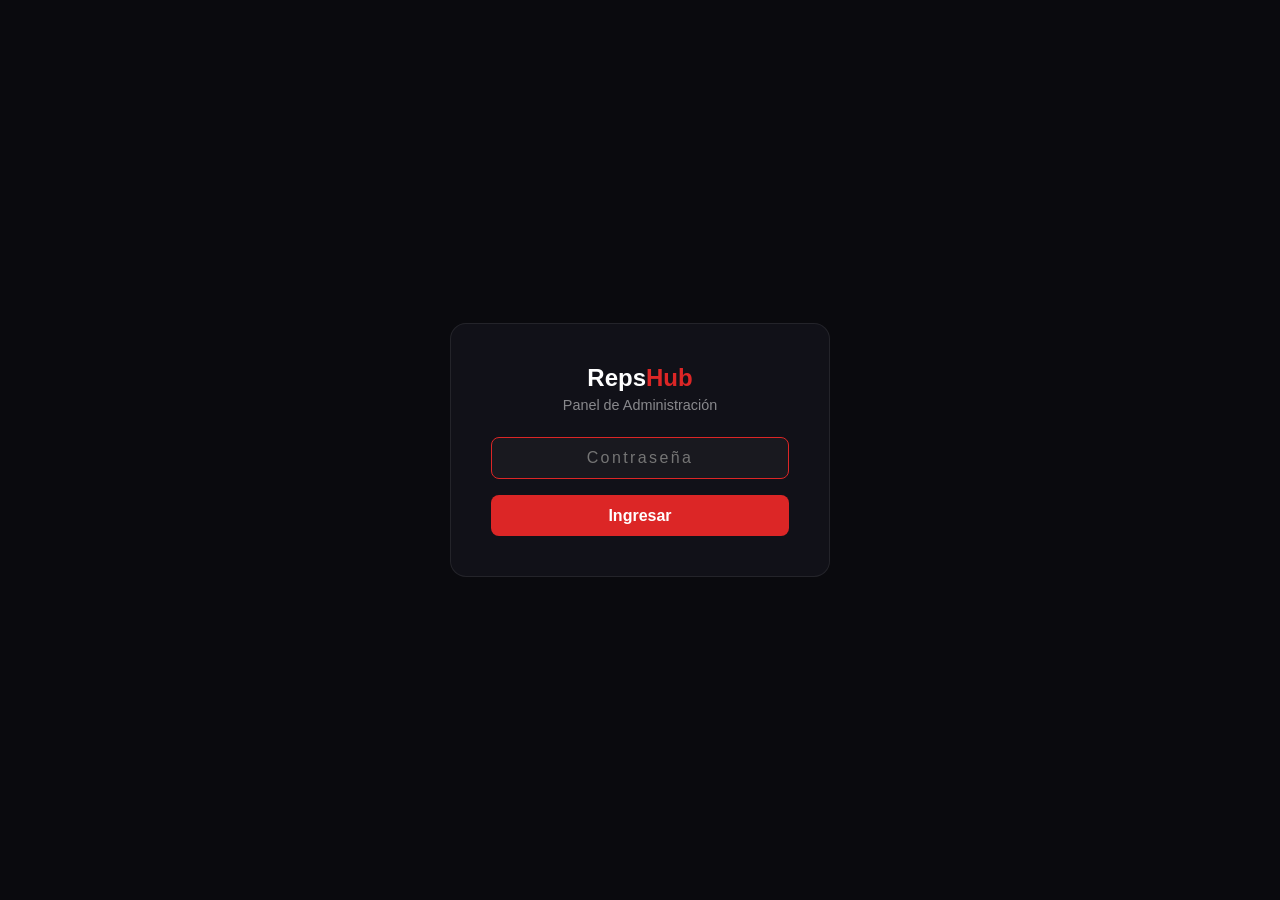
<file: admin.html>
<!DOCTYPE html>
<html lang="es">
<head>
    <!-- Google tag (gtag.js) -->
    <script async src="https://www.googletagmanager.com/gtag/js?id=G-0N938PXJ1R"></script>
    <script>
      window.dataLayer = window.dataLayer || [];
      function gtag(){dataLayer.push(arguments);}
      gtag('js', new Date());

      gtag('config', 'G-0N938PXJ1R');
    </script>

    <meta name="google-site-verification" content="3gY6H49qBjyQQ_dPReii5aDbsPjU2OV4VR_30p-vqHk" />
    <meta charset="UTF-8">
    <meta name="viewport" content="width=device-width, initial-scale=1.0">
    <meta name="robots" content="noindex, nofollow">
    <title>Admin Panel | RepsHub</title>
    <link rel="icon" type="image/png" href="favicon.png">
    <style>
    *{margin:0;padding:0;box-sizing:border-box}
    :root{--bg:#0a0a0e;--surface:#111118;--surface2:#19191f;--border:rgba(255,255,255,.08);--text:#fff;--muted:rgba(255,255,255,.5);--accent:#dc2626;--accent-soft:rgba(220,38,38,.15);--green:#22c55e;--font:-apple-system,BlinkMacSystemFont,"Segoe UI",Roboto,sans-serif}
    body{font-family:var(--font);background:var(--bg);color:var(--text);min-height:100vh;display:flex}

    /* --- SIDEBAR --- */
    .admin-sidebar{width:260px;background:var(--surface);border-right:1px solid var(--border);padding:1.5rem;display:flex;flex-direction:column;position:fixed;top:0;left:0;bottom:0;z-index:10}
    .admin-logo{font-size:1.4rem;font-weight:800;margin-bottom:.3rem}
    .admin-logo span{color:var(--accent)}
    .admin-badge{font-size:.7rem;color:var(--muted);text-transform:uppercase;letter-spacing:.1em;margin-bottom:2rem}
    .admin-nav{list-style:none;display:flex;flex-direction:column;gap:.3rem}
    .admin-nav a{display:flex;align-items:center;gap:.6rem;padding:.65rem .85rem;border-radius:8px;color:var(--muted);text-decoration:none;font-size:.9rem;transition:all .15s}
    .admin-nav a:hover,.admin-nav a.active{background:var(--accent-soft);color:var(--text)}
    .admin-nav a.active{font-weight:600}
    .admin-sidebar-footer{margin-top:auto;padding-top:1rem;border-top:1px solid var(--border)}
    .admin-sidebar-footer a{display:block;color:var(--muted);font-size:.85rem;text-decoration:none;padding:.4rem 0}
    .admin-sidebar-footer a:hover{color:var(--text)}

    /* --- MAIN --- */
    .admin-main{margin-left:260px;flex:1;padding:2rem 2.5rem;min-height:100vh}
    .admin-topbar{display:flex;justify-content:space-between;align-items:center;margin-bottom:2rem}
    .admin-topbar h1{font-size:1.6rem;font-weight:700}
    .admin-stats{display:flex;gap:.8rem}
    .admin-stat{background:var(--surface);border:1px solid var(--border);border-radius:10px;padding:.8rem 1.2rem;min-width:130px}
    .admin-stat-label{font-size:.75rem;color:var(--muted);margin-bottom:.2rem}
    .admin-stat-value{font-size:1.4rem;font-weight:700}

    /* --- FORM CARD --- */
    .admin-card{background:var(--surface);border:1px solid var(--border);border-radius:14px;padding:1.5rem;margin-bottom:2rem}
    .admin-card-title{font-size:1.1rem;font-weight:700;margin-bottom:1.2rem;display:flex;align-items:center;gap:.5rem}
    .admin-form{display:grid;grid-template-columns:1fr 1fr;gap:1rem}
    .admin-form .full{grid-column:1/-1}
    .admin-field label{display:block;font-size:.8rem;color:var(--muted);margin-bottom:.35rem;font-weight:500}
    .admin-field input,.admin-field select,.admin-field textarea{width:100%;padding:.6rem .85rem;background:var(--surface2);border:1px solid var(--border);border-radius:8px;color:var(--text);font-size:.9rem;font-family:var(--font);transition:border-color .2s}
    .admin-field input:focus,.admin-field select:focus,.admin-field textarea:focus{outline:none;border-color:var(--accent)}
    .admin-field textarea{resize:vertical;min-height:80px}
    .admin-field select{cursor:pointer}

    /* Image Upload */
    .upload-area{border:2px dashed var(--border);border-radius:12px;padding:2rem;text-align:center;cursor:pointer;transition:all .2s;position:relative}
    .upload-area:hover{border-color:var(--accent);background:var(--accent-soft)}
    .upload-area.has-preview{padding:.5rem}
    .upload-area input[type="file"]{position:absolute;inset:0;opacity:0;cursor:pointer}
    .upload-area svg{margin-bottom:.5rem;color:var(--muted)}
    .upload-area p{font-size:.85rem;color:var(--muted)}
    .upload-area p span{color:var(--accent);font-weight:600}
    .upload-preview{max-height:200px;border-radius:8px;object-fit:contain;display:none}
    .upload-area.has-preview .upload-preview{display:block;margin:0 auto}
    .upload-area.has-preview svg,.upload-area.has-preview p{display:none}

    /* Buttons */
    .admin-btn{padding:.65rem 1.3rem;border-radius:8px;font-weight:600;font-size:.9rem;cursor:pointer;border:none;transition:all .2s;display:inline-flex;align-items:center;gap:.4rem}
    .admin-btn-primary{background:var(--accent);color:#fff}
    .admin-btn-primary:hover{background:#b91c1c;transform:translateY(-1px)}
    .admin-btn-primary:disabled{opacity:.5;cursor:not-allowed;transform:none}
    .admin-btn-outline{background:transparent;color:var(--muted);border:1px solid var(--border)}
    .admin-btn-outline:hover{color:var(--text);border-color:rgba(255,255,255,.2)}
    .admin-btn-danger{background:rgba(239,68,68,.1);color:#ef4444;border:1px solid rgba(239,68,68,.2)}
    .admin-btn-danger:hover{background:rgba(239,68,68,.2)}
    .admin-form-actions{display:flex;gap:.8rem;justify-content:flex-end;margin-top:.5rem}

    /* --- TABLE --- */
    .admin-table-wrap{overflow-x:auto}
    .admin-table{width:100%;border-collapse:collapse;font-size:.88rem;min-width:800px}
    .admin-table th{text-align:left;padding:.8rem;font-size:.75rem;color:var(--muted);text-transform:uppercase;letter-spacing:.05em;border-bottom:1px solid var(--border);font-weight:600}
    .admin-table td{padding:.8rem;border-bottom:1px solid var(--border);vertical-align:middle}
    
    /* Table column widths for symmetry */
    .admin-table th:nth-child(1), .admin-table td:nth-child(1) { width:50px; text-align:center; } /* Orden */
    .admin-table th:nth-child(2), .admin-table td:nth-child(2) { width:70px; text-align:center; } /* Img */
    .admin-table th:nth-child(3), .admin-table td:nth-child(3) { width:auto; } /* Nombre */
    .admin-table th:nth-child(4), .admin-table td:nth-child(4) { width:15%; } /* Categoria */
    .admin-table th:nth-child(5), .admin-table td:nth-child(5) { width:120px; } /* Precio */
    .admin-table th:nth-child(6), .admin-table td:nth-child(6) { width:100px; text-align:center; } /* Estado */
    .admin-table th:nth-child(7), .admin-table td:nth-child(7) { width:180px; text-align:center; } /* Acciones */

    .admin-table tr:hover td{background:rgba(255,255,255,.02)}
    .admin-table .img-cell img{width:48px;height:48px;object-fit:cover;border-radius:6px;background:var(--surface2);display:inline-block;vertical-align:middle}
    
    .admin-table .actions-cell{white-space:nowrap}
    .admin-table .actions-cell button{padding:.3rem .5rem;border-radius:5px;border:none;cursor:pointer;font-size:.75rem;font-weight:600;margin:0 .15rem}
    .admin-table .btn-edit{background:rgba(59,130,246,.1);color:#3b82f6}
    .admin-table .btn-edit:hover{background:rgba(59,130,246,.2)}
    .admin-table .btn-del{background:rgba(239,68,68,.1);color:#ef4444}
    .admin-table .btn-del:hover{background:rgba(239,68,68,.2)}
    .admin-table .badge{display:inline-block;padding:.15rem .5rem;border-radius:4px;font-size:.72rem;font-weight:600}
    .admin-table .badge-active{background:rgba(34,197,94,.12);color:#22c55e}
    .admin-table .badge-inactive{background:rgba(239,68,68,.1);color:#ef4444}

    /* Heart / Favorite button */
    .btn-fav{background:none;border:none;cursor:pointer;font-size:1.2rem;padding:2px;transition:all .2s;line-height:1;filter:grayscale(1) opacity(.35)}
    .btn-fav:hover{transform:scale(1.25);filter:grayscale(0) opacity(1)}
    .btn-fav.is-fav{filter:grayscale(0) opacity(1);animation:heart-pop .35s ease}
    @keyframes heart-pop{0%{transform:scale(1)}50%{transform:scale(1.35)}100%{transform:scale(1)}}

    /* Move buttons */
    .move-cell{display:flex;flex-direction:column;gap:2px;align-items:center;justify-content:center}
    .btn-move{width:26px;height:22px;display:inline-flex;align-items:center;justify-content:center;border-radius:4px;border:1px solid var(--border);background:var(--surface2);color:var(--muted);cursor:pointer;font-size:.7rem;transition:all .15s;padding:0}
    .btn-move:hover{background:rgba(220,38,38,.15);color:var(--accent);border-color:var(--accent)}
    .btn-move:disabled{opacity:.2;cursor:not-allowed;background:var(--surface2);color:var(--muted);border-color:var(--border)}
    .btn-move svg{width:14px;height:14px}

    /* Moving row animation */
    .admin-table tr.row-moving{background:var(--accent-soft);transition:background .3s}

    /* Drag & Drop */
    .admin-table tr[draggable="true"]{cursor:grab}
    .admin-table tr[draggable="true"]:active{cursor:grabbing}
    .admin-table tr.drag-over td{border-top:2px solid var(--accent) !important}
    .admin-table tr.dragging{opacity:.4}

    /* Toast */
    .admin-toast{position:fixed;bottom:2rem;right:2rem;background:var(--green);color:#fff;padding:.8rem 1.3rem;border-radius:10px;font-size:.9rem;font-weight:600;z-index:999;opacity:0;transform:translateY(10px);transition:all .3s;pointer-events:none}
    .admin-toast.show{opacity:1;transform:translateY(0)}
    .admin-toast.error{background:#ef4444}

    /* --- LOGIN OVERLAY --- */
    .admin-login-overlay{position:fixed;inset:0;background:var(--bg);z-index:1000;display:flex;align-items:center;justify-content:center}
    .admin-login-box{background:var(--surface);border:1px solid var(--border);border-radius:16px;padding:2.5rem;max-width:380px;width:100%;text-align:center}
    .admin-login-box h2{font-size:1.5rem;font-weight:800;margin-bottom:.3rem}
    .admin-login-box h2 span{color:var(--accent)}
    .admin-login-box .subtitle{color:var(--muted);font-size:.9rem;margin-bottom:1.5rem}
    .admin-login-box input{width:100%;padding:.7rem 1rem;background:var(--surface2);border:1px solid var(--border);border-radius:8px;color:var(--text);font-size:1rem;margin-bottom:1rem;text-align:center;letter-spacing:.15em}
    .admin-login-box input:focus{outline:none;border-color:var(--accent)}
    .admin-login-box button{width:100%;padding:.7rem;border:none;border-radius:8px;background:var(--accent);color:#fff;font-size:1rem;font-weight:700;cursor:pointer;transition:background .2s}
    .admin-login-box button:hover{background:#b91c1c}
    .admin-login-error{color:#ef4444;font-size:.85rem;margin-top:.8rem;display:none}

    /* Search/Filter Bar */
    .admin-toolbar{display:flex;gap:.8rem;margin-bottom:1rem;flex-wrap:wrap;align-items:center}
    .admin-search{flex:1;min-width:220px;padding:.55rem .85rem;background:var(--surface2);border:1px solid var(--border);border-radius:8px;color:var(--text);font-size:.9rem}
    .admin-search:focus{outline:none;border-color:var(--accent)}

    /* Responsive */
    @media(max-width:900px){
        .admin-sidebar{display:none}
        .admin-main{margin-left:0}
        .admin-form{grid-template-columns:1fr}
    }
    </style>
</head>
<body>

<!-- LOGIN OVERLAY -->
<div class="admin-login-overlay" id="loginOverlay">
    <div class="admin-login-box">
        <h2>Reps<span>Hub</span></h2>
        <p class="subtitle">Panel de Administración</p>
        <input type="password" id="adminPassword" placeholder="Contraseña" autofocus>
        <button onclick="attemptLogin()">Ingresar</button>
        <p class="admin-login-error" id="loginError">Contraseña incorrecta</p>
    </div>
</div>

<!-- SIDEBAR -->
<aside class="admin-sidebar">
    <div class="admin-logo">Reps<span>Hub</span></div>
    <div class="admin-badge">Admin Panel</div>
    <ul class="admin-nav">
        <li><a href="#" class="active" onclick="showSection('products')"><svg width="18" height="18" viewBox="0 0 24 24" fill="none" stroke="currentColor" stroke-width="2"><rect x="3" y="3" width="7" height="7" rx="1"/><rect x="14" y="3" width="7" height="7" rx="1"/><rect x="3" y="14" width="7" height="7" rx="1"/><rect x="14" y="14" width="7" height="7" rx="1"/></svg> Productos</a></li>
        <li><a href="#" onclick="showSection('add')"><svg width="18" height="18" viewBox="0 0 24 24" fill="none" stroke="currentColor" stroke-width="2"><circle cx="12" cy="12" r="10"/><path d="M12 8v8M8 12h8"/></svg> Agregar Producto</a></li>
    </ul>
    <div class="admin-sidebar-footer">
        <a href="index.html">← Volver al sitio</a>
        <a href="#" onclick="logout()">Cerrar sesión</a>
    </div>
</aside>

<!-- MAIN -->
<main class="admin-main" id="adminMain" style="display:none">
    <div class="admin-topbar">
        <h1 id="pageTitle">Productos</h1>
        <div class="admin-stats">
            <div class="admin-stat"><div class="admin-stat-label">Total Productos</div><div class="admin-stat-value" id="statTotal">--</div></div>
            <div class="admin-stat"><div class="admin-stat-label">Activos</div><div class="admin-stat-value" id="statActive">--</div></div>
            <div class="admin-stat" style="border-color:rgba(239,68,68,.25)"><div class="admin-stat-label">❤️ Recomendados</div><div class="admin-stat-value" id="statFav" style="color:#ef4444">--</div></div>
        </div>
    </div>

    <!-- ADD/EDIT PRODUCT SECTION -->
    <section id="sectionAdd" style="display:none">
        <div class="admin-card">
            <h3 class="admin-card-title"><svg width="20" height="20" viewBox="0 0 24 24" fill="none" stroke="currentColor" stroke-width="2"><circle cx="12" cy="12" r="10"/><path d="M12 8v8M8 12h8"/></svg> <span id="formTitle">Agregar Producto</span></h3>
            <form id="productForm" onsubmit="saveProduct(event)">
                <input type="hidden" id="editId" value="">
                <div class="admin-form">
                    <div class="admin-field"><label>Nombre del Producto *</label><input type="text" id="pNombre" required placeholder="Ej: Nike Dunk Low Panda"></div>
                    <div class="admin-field"><label>Categoría</label>
                        <select id="pCategoria" required>
                            <option value="">Seleccionar...</option>
                            <option value="calzado">Calzado</option>
                            <option value="ropa-superior">Ropa Superior</option>
                            <option value="ropa-inferior">Ropa Inferior</option>
                            <option value="accesorios">Accesorios</option>
                            <option value="conjuntos">Conjuntos</option>
                        </select>
                    </div>
                    <div class="admin-field"><label>Precio (CNY) *</label><input type="number" id="pPrecio" required step="0.01" min="0" placeholder="Ej: 199"></div>
                    <div class="admin-field"><label>Calidad</label><input type="text" id="pCalidad" placeholder="Ej: 1:1, Budget"></div>
                    <div class="admin-field full"><label>Link del Producto (source URL)</label><input type="url" id="pSourceUrl" placeholder="https://weidian.com/item.html?itemID=..."></div>
                    <div class="admin-field full"><label>Descripción</label><textarea id="pDescripcion" placeholder="Descripción opcional del producto..."></textarea></div>

                    <!-- IMAGEN -->
                    <div class="admin-field full">
                        <label>Imagen del Producto</label>
                        <div class="upload-area" id="uploadArea">
                            <input type="file" id="pImagen" accept="image/*" onchange="previewImage(this)">
                            <svg width="40" height="40" viewBox="0 0 24 24" fill="none" stroke="currentColor" stroke-width="1.5"><rect x="3" y="3" width="18" height="18" rx="2"/><circle cx="8.5" cy="8.5" r="1.5"/><path d="M21 15l-5-5L5 21"/></svg>
                            <p>Arrastrá o <span>elegí una imagen</span></p>
                        </div>
                        <img class="upload-preview" id="imagePreview" alt="Preview">
                        <div style="margin-top:.5rem">
                            <label style="font-size:.78rem;color:var(--muted)">URLs de imagen directa (separadas por coma):</label>
                            <div style="display:flex; gap: 0.5rem; margin-top: .3rem">
                                <input type="text" id="pImagenUrl" placeholder="https://i.imgur.com/..., https://photo.yupoo..." style="flex:1" oninput="if(this.value) previewUrlImage(this.value.split(',')[0].trim())">
                                <button type="button" class="admin-btn admin-btn-outline" style="padding: 0.5rem; font-size: 0.8rem;" onclick="extractYupooImages()">Extraer de Yupoo</button>
                            </div>
                        </div>
                    </div>

                    <div class="admin-form-actions full">
                        <button class="admin-btn admin-btn-outline" type="button" onclick="resetForm()">Cancelar</button>
                        <button class="admin-btn admin-btn-primary" type="submit" id="submitBtn">
                            <svg width="16" height="16" viewBox="0 0 24 24" fill="none" stroke="currentColor" stroke-width="2"><path d="M19 21H5a2 2 0 01-2-2V5a2 2 0 012-2h11l5 5v11a2 2 0 01-2 2z"/><polyline points="17 21 17 13 7 13 7 21"/><polyline points="7 3 7 8 15 8"/></svg>
                            Guardar Producto
                        </button>
                    </div>
                </div>
            </form>
        </div>
    </section>

    <!-- PRODUCTS LIST SECTION -->
    <section id="sectionProducts">
        <div class="admin-card">
            <div class="admin-toolbar">
                <input class="admin-search" type="search" id="searchProducts" placeholder="Buscar por nombre..." oninput="filterProducts()">
                <div style="display:flex; gap: 0.5rem;">
                    <button class="admin-btn admin-btn-outline" style="color: #ef4444; border-color: rgba(239, 68, 68, 0.3); display: none;" id="btnDeleteSelected" onclick="deleteSelectedProducts()">Eliminar seleccionados</button>
                    <button class="admin-btn admin-btn-primary" onclick="showSection('add')">+ Agregar</button>
                </div>
            </div>
            <div class="admin-table-wrap">
                <table class="admin-table">
                    <thead><tr>
                        <th style="width: 40px; text-align: center;"><input type="checkbox" id="selectAllCheckbox" onchange="toggleSelectAll(this)" title="Seleccionar todos"></th>
                        <th>Orden</th><th>❤️</th><th>Imagen</th><th>Nombre</th><th>Categoría</th><th>Precio (CNY)</th><th>Estado</th><th>Acciones</th>
                    </tr></thead>
                    <tbody id="productsBody"><tr><td colspan="9" style="text-align:center;padding:2rem;color:var(--muted)">Cargando productos...</td></tr></tbody>
                </table>
            </div>
        </div>
    </section>
</main>

<div class="admin-toast" id="toast"></div>

<script>
// ====== CONFIG ======
const SUPABASE_URL = "https://szohpkcgubckxoauspmr.supabase.co";
const SUPABASE_ANON_KEY = "eyJhbGciOiJIUzI1NiIsInR5cCI6IkpXVCJ9.eyJpc3MiOiJzdXBhYmFzZSIsInJlZiI6InN6b2hwa2NndWJja3hvYXVzcG1yIiwicm9sZSI6ImFub24iLCJpYXQiOjE3Njk0NTMwNTksImV4cCI6MjA4NTAyOTA1OX0.bSbr61juTNd0Y4LchHjT2YbvCl-uau2GN83V-2HhkWE";
const REST = `${SUPABASE_URL}/rest/v1`;
const STORAGE = `${SUPABASE_URL}/storage/v1`;
const ADMIN_PIN = "repshub2026";

const headers = {
    "apikey": SUPABASE_ANON_KEY,
    "Authorization": `Bearer ${SUPABASE_ANON_KEY}`,
    "Content-Type": "application/json",
    "Prefer": "return=representation"
};

let allProducts = [];

// ====== AUTH ======
function attemptLogin() {
    const pw = document.getElementById('adminPassword').value;
    if (pw === ADMIN_PIN) {
        sessionStorage.setItem('admin_auth', '1');
        document.getElementById('loginOverlay').style.display = 'none';
        document.getElementById('adminMain').style.display = 'block';
        loadProducts();
    } else {
        const err = document.getElementById('loginError');
        err.style.display = 'block';
        setTimeout(() => err.style.display = 'none', 2000);
    }
}
document.getElementById('adminPassword').addEventListener('keydown', e => { if (e.key === 'Enter') attemptLogin(); });

function logout() {
    sessionStorage.removeItem('admin_auth');
    location.reload();
}

// Check session
if (sessionStorage.getItem('admin_auth') === '1') {
    document.getElementById('loginOverlay').style.display = 'none';
    document.getElementById('adminMain').style.display = 'block';
    document.addEventListener('DOMContentLoaded', loadProducts);
}

// ====== NAVIGATION ======
function showSection(name) {
    document.getElementById('sectionProducts').style.display = name === 'products' ? 'block' : 'none';
    document.getElementById('sectionAdd').style.display = name === 'add' ? 'block' : 'none';
    document.getElementById('pageTitle').textContent = name === 'products' ? 'Productos' : 'Agregar Producto';
    document.querySelectorAll('.admin-nav a').forEach(a => a.classList.remove('active'));
    document.querySelectorAll('.admin-nav a')[name === 'products' ? 0 : 1].classList.add('active');
    if (name === 'add') resetForm();
}

// ====== PRODUCTS ======
async function loadProducts() {
    try {
        const tbody = document.getElementById('productsBody');
        tbody.innerHTML = '<tr><td colspan="8" style="text-align:center;padding:2rem;color:var(--muted)">Sincronizando productos... esto puede tardar un momento.</td></tr>';
        
        let allItems = [];
        let offset = 0;
        const limit = 1000;
        
        while(true) {
            const res = await fetch(`${REST}/products_clean?select=*&order=created_at.desc&limit=${limit}&offset=${offset}`, { headers });
            if (!res.ok) throw new Error(`Error ${res.status}`);
            const data = await res.json();
            if (data.length === 0) break;
            
            allItems.push(...data);
            
            if (data.length < limit) break;
            offset += limit;
        }

        allProducts = allItems;
        renderProducts(allProducts);
        document.getElementById('statTotal').textContent = allProducts.length;
        document.getElementById('statActive').textContent = allProducts.filter(p => p.activo !== false).length;
        document.getElementById('statFav').textContent = allProducts.filter(p => p.destacado === true).length;
    } catch (err) {
        console.error('Error loading:', err);
        showToast('Error al cargar productos', true);
    }
}

function renderProducts(products) {
    const tbody = document.getElementById('productsBody');
    if (!products.length) {
        tbody.innerHTML = '<tr><td colspan="9" style="text-align:center;padding:2rem;color:var(--muted)">No hay productos</td></tr>';
        return;
    }
    const isFiltered = document.getElementById('searchProducts').value.trim().length > 0;
    tbody.innerHTML = products.map((p, idx) => {
        const img = p.imagen_url || p.image_url || p.kakobuy_image_url || '';
        const cat = p.categoria || '-';
        const price = parseFloat(p.precio_cny || 0).toFixed(2);
        const active = p.activo !== false;
        const isFav = p.destacado === true;
        const isFirst = idx === 0;
        const isLast = idx === products.length - 1;
        return `<tr draggable="${!isFiltered}" data-id="${p.id}" data-idx="${idx}">
            <td style="text-align:center">
                <input type="checkbox" class="product-checkbox" value="${p.id}" onchange="updateDeleteSelectedButton()">
            </td>
            <td>
                <div class="move-cell">
                    <button class="btn-move" title="Subir" onclick="moveProduct('${p.id}','up')" ${isFirst || isFiltered ? 'disabled' : ''}>
                        <svg viewBox="0 0 24 24" fill="none" stroke="currentColor" stroke-width="2.5"><polyline points="18 15 12 9 6 15"/></svg>
                    </button>
                    <button class="btn-move" title="Bajar" onclick="moveProduct('${p.id}','down')" ${isLast || isFiltered ? 'disabled' : ''}>
                        <svg viewBox="0 0 24 24" fill="none" stroke="currentColor" stroke-width="2.5"><polyline points="6 9 12 15 18 9"/></svg>
                    </button>
                </div>
            </td>
            <td style="text-align:center">
                <button class="btn-fav ${isFav ? 'is-fav' : ''}" onclick="toggleFavorite('${p.id}')" title="${isFav ? 'Quitar de recomendados' : 'Marcar como recomendado'}">${isFav ? '❤️' : '🤍'}</button>
            </td>
            <td class="img-cell"><img src="${img || 'data:image/svg+xml,<svg xmlns=%22http://www.w3.org/2000/svg%22 viewBox=%220 0 48 48%22><rect width=%2248%22 height=%2248%22 fill=%22%23222%22/><text x=%2224%22 y=%2228%22 text-anchor=%22middle%22 fill=%22%23555%22 font-size=%2212%22>?</text></svg>'}" onerror="this.src='data:image/svg+xml,<svg xmlns=%22http://www.w3.org/2000/svg%22 viewBox=%220 0 48 48%22><rect width=%2248%22 height=%2248%22 fill=%22%23222%22/></svg>'" loading="lazy"></td>
            <td><strong>${esc(p.nombre)}</strong></td>
            <td>${esc(cat)}</td>
            <td>¥${price}</td>
            <td><span class="badge ${active ? 'badge-active' : 'badge-inactive'}">${active ? 'Activo' : 'Inactivo'}</span></td>
            <td class="actions-cell">
                <button class="btn-edit" onclick="editProduct('${p.id}')">Editar</button>
                <button class="btn-del" onclick="deleteProduct('${p.id}')">Eliminar</button>
            </td>
        </tr>`;
    }).join('');

    // Attach drag & drop listeners if not filtered
    if (!isFiltered) initDragAndDrop();

    // Reset select all checkbox
    const selectAllCb = document.getElementById('selectAllCheckbox');
    if (selectAllCb) selectAllCb.checked = false;
    updateDeleteSelectedButton();
}

// ====== BATCH ACTIONS ======
function toggleSelectAll(checkbox) {
    const checkboxes = document.querySelectorAll('.product-checkbox');
    checkboxes.forEach(cb => cb.checked = checkbox.checked);
    updateDeleteSelectedButton();
}

function updateDeleteSelectedButton() {
    const selectedCount = document.querySelectorAll('.product-checkbox:checked').length;
    const btn = document.getElementById('btnDeleteSelected');
    if (selectedCount > 0) {
        btn.style.display = 'inline-block';
        btn.textContent = `Eliminar seleccionados (${selectedCount})`;
    } else {
        btn.style.display = 'none';
    }
}

async function deleteSelectedProducts() {
    const checkboxes = document.querySelectorAll('.product-checkbox:checked');
    if (checkboxes.length === 0) return;
    
    if (!confirm(`¿Estás seguro de que querés eliminar ${checkboxes.length} productos? Esta acción no se puede deshacer.`)) {
        return;
    }
    
    const btn = document.getElementById('btnDeleteSelected');
    const originalText = btn.textContent;
    btn.textContent = 'Eliminando...';
    btn.disabled = true;
    
    try {
        let deletedCount = 0;
        let errorCount = 0;
        
        // Convert to array of IDs
        const idsToDelete = Array.from(checkboxes).map(cb => cb.value);
        
        // Supabase REST API doesn't support bulk delete by array of IDs directly in a simple way
        // via standard IN queries without custom formatting, so we process in parallel batches
        const BATCH_SIZE = 10;
        for (let i = 0; i < idsToDelete.length; i += BATCH_SIZE) {
            const batch = idsToDelete.slice(i, i + BATCH_SIZE);
            const promises = batch.map(id => 
                fetch(`${REST}/products_clean?id=eq.${id}`, { method: 'DELETE', headers })
            );
            
            const results = await Promise.allSettled(promises);
            results.forEach(result => {
                if (result.status === 'fulfilled' && result.value.ok) {
                    deletedCount++;
                } else {
                    errorCount++;
                }
            });
        }
        
        if (errorCount > 0) {
            showToast(`Eliminados: ${deletedCount}. Errores: ${errorCount}`, true);
        } else {
            showToast(`Se eliminaron ${deletedCount} productos correctamente`);
        }
        
        await loadProducts(); // Reload to refresh list
    } catch (err) {
        console.error('Error bulk deleting:', err);
        showToast('Error al intentar eliminar los productos', true);
    } finally {
        btn.disabled = false;
        btn.textContent = originalText;
    }
}

function filterProducts() {
    const q = document.getElementById('searchProducts').value.trim().toLowerCase();
    const filtered = q ? allProducts.filter(p => (p.nombre || '').toLowerCase().includes(q)) : allProducts;
    renderProducts(filtered);
}

function esc(str) {
    return String(str ?? '').replace(/&/g,'&amp;').replace(/</g,'&lt;').replace(/>/g,'&gt;').replace(/"/g,'&quot;');
}

// ====== IMAGE UPLOAD ======
async function uploadImageToSupabase(file) {
    const ext = file.name.split('.').pop();
    const filename = `product_${Date.now()}.${ext}`;
    const uploadUrl = `${STORAGE}/object/product-images/${filename}`;

    const res = await fetch(uploadUrl, {
        method: 'POST',
        headers: {
            "apikey": SUPABASE_ANON_KEY,
            "Authorization": `Bearer ${SUPABASE_ANON_KEY}`,
            "Content-Type": file.type
        },
        body: file
    });

    if (!res.ok) {
        // If storage bucket doesn't exist, return null and rely on URL
        console.warn('Image upload failed, will use URL instead');
        return null;
    }

    return `${STORAGE}/object/public/product-images/${filename}`;
}

function previewImage(input) {
    const file = input.files[0];
    if (!file) return;
    const reader = new FileReader();
    reader.onload = (e) => {
        const preview = document.getElementById('imagePreview');
        preview.src = e.target.result;
        preview.style.display = 'block';
        document.getElementById('uploadArea').classList.add('has-preview');
    };
    reader.readAsDataURL(file);
}

function previewUrlImage(url) {
    if (!url) return;
    const preview = document.getElementById('imagePreview');
    // If it's a yupoo URL, use the proxy
    let finalUrl = url;
    if (url.includes('yupoo.com')) {
        finalUrl = 'https://argenreps.vercel.app/api/imagen?url=' + encodeURIComponent(url);
    }
    preview.src = finalUrl;
    preview.style.display = 'block';
    document.getElementById('uploadArea').classList.add('has-preview');
}

async function extractYupooImages() {
    const url = prompt("Pegá el link del álbum de Yupoo (ej: https://loganhere.x.yupoo.com/albums/...):");
    if (!url) return;
    
    document.getElementById('pImagenUrl').value = 'Extrayendo...';
    try {
        const res = await fetch('https://api.allorigins.win/get?url=' + encodeURIComponent(url));
        const data = await res.json();
        const html = data.contents;
        
        // Find Yupoo image URLs
        const regex = /(?:data-origin-src|data-src|src)=["'](\/\/photo\.yupoo\.com[^"']+)["']/gi;
        let match;
        const urls = new Set();
        while ((match = regex.exec(html)) !== null) {
            let imgUrl = match[1];
            if (imgUrl.startsWith('//')) imgUrl = 'https:' + imgUrl;
            // Ignore small thumbnails, try to get medium or large
            if (imgUrl.includes('small') || imgUrl.includes('thumb')) continue;
            urls.add(imgUrl);
        }
        
        const urlsArray = Array.from(urls);
        if (urlsArray.length > 0) {
            document.getElementById('pImagenUrl').value = urlsArray.join(', ');
            previewUrlImage(urlsArray[0]);
            showToast('Se extrajeron ' + urlsArray.length + ' imágenes ✓');
        } else {
            document.getElementById('pImagenUrl').value = '';
            showToast('No se encontraron imágenes en el álbum', true);
        }
    } catch (e) {
        console.error(e);
        document.getElementById('pImagenUrl').value = '';
        showToast('Error al conectar con Yupoo', true);
    }
}

// ====== SAVE ======
async function saveProduct(e) {
    e.preventDefault();
    const btn = document.getElementById('submitBtn');
    btn.disabled = true;
    btn.textContent = 'Guardando...';

    try {
        let imageUrl = document.getElementById('pImagenUrl').value.trim();

        // Try uploading file if present
        const fileInput = document.getElementById('pImagen');
        if (fileInput.files.length > 0 && !imageUrl) {
            const uploaded = await uploadImageToSupabase(fileInput.files[0]);
            if (uploaded) imageUrl = uploaded;
        }

        const precioCny = parseFloat(document.getElementById('pPrecio').value) || 0;
        const product = {
            nombre: document.getElementById('pNombre').value.trim(),
            categoria: document.getElementById('pCategoria').value,
            precio_cny: precioCny,
            precio_usd: precioCny * 0.155,
            imagen_url: imageUrl,
            activo: true
        };

        const calidad = document.getElementById('pCalidad').value.trim();
        product.calidad = calidad || 'budget';

        const sourceUrl = document.getElementById('pSourceUrl').value.trim();
        if (sourceUrl) product.source_url = sourceUrl;

        const editId = document.getElementById('editId').value;
        let res;

        if (editId) {
            // UPDATE
            res = await fetch(`${REST}/products_clean?id=eq.${editId}`, {
                method: 'PATCH',
                headers,
                body: JSON.stringify(product)
            });
        } else {
            // INSERT
            res = await fetch(`${REST}/products_clean`, {
                method: 'POST',
                headers,
                body: JSON.stringify(product)
            });
        }

        if (!res.ok) {
            const errText = await res.text();
            throw new Error(errText);
        }

        showToast(editId ? 'Producto actualizado ✓' : 'Producto cargado ✓');
        resetForm();
        await loadProducts();
        showSection('products');
    } catch (err) {
        console.error(err);
        showToast('Error: ' + err.message, true);
    } finally {
        btn.disabled = false;
        btn.innerHTML = '<svg width="16" height="16" viewBox="0 0 24 24" fill="none" stroke="currentColor" stroke-width="2"><path d="M19 21H5a2 2 0 01-2-2V5a2 2 0 012-2h11l5 5v11a2 2 0 01-2 2z"/><polyline points="17 21 17 13 7 13 7 21"/><polyline points="7 3 7 8 15 8"/></svg> Guardar Producto';
    }
}

// ====== EDIT ======
function editProduct(id) {
    const p = allProducts.find(x => x.id === id);
    if (!p) return;

    showSection('add');
    document.getElementById('formTitle').textContent = 'Editar Producto';
    document.getElementById('editId').value = id;
    document.getElementById('pNombre').value = p.nombre || '';
    document.getElementById('pCategoria').value = p.categoria || '';
    document.getElementById('pPrecio').value = p.precio_cny || '';
    document.getElementById('pCalidad').value = p.calidad || '';
    document.getElementById('pSourceUrl').value = p.source_url || '';
    document.getElementById('pDescripcion').value = p.descripcion || '';
    document.getElementById('pImagenUrl').value = p.imagen_url || p.image_url || '';

    if (p.imagen_url || p.image_url) {
        previewUrlImage(p.imagen_url || p.image_url);
    }
}

// ====== DELETE ======
async function deleteProduct(id) {
    if (!confirm('¿Estás seguro de eliminar este producto?')) return;
    try {
        const res = await fetch(`${REST}/products_clean?id=eq.${id}`, {
            method: 'DELETE',
            headers
        });
        if (!res.ok) throw new Error('Error al eliminar');
        showToast('Producto eliminado');
        await loadProducts();
    } catch (err) {
        showToast('Error: ' + err.message, true);
    }
}

// ====== TOGGLE FAVORITE (DESTACADO) ======
async function toggleFavorite(id) {
    const p = allProducts.find(x => x.id === id);
    if (!p) return;

    const newVal = !p.destacado;
    p.destacado = newVal;

    // Re-render instantly
    renderProducts(document.getElementById('searchProducts').value.trim()
        ? allProducts.filter(x => (x.nombre || '').toLowerCase().includes(document.getElementById('searchProducts').value.trim().toLowerCase()))
        : allProducts);

    // Update stat
    document.getElementById('statFav').textContent = allProducts.filter(x => x.destacado === true).length;

    // Persist to DB
    try {
        const res = await fetch(`${REST}/products_clean?id=eq.${id}`, {
            method: 'PATCH',
            headers,
            body: JSON.stringify({ destacado: newVal })
        });
        if (!res.ok) throw new Error('Error al actualizar');
        showToast(newVal ? 'Producto recomendado ❤️' : 'Recomendación removida');
    } catch (err) {
        console.error('Error toggling favorite:', err);
        showToast('Error: ' + err.message, true);
        // Revert on failure
        p.destacado = !newVal;
        renderProducts(allProducts);
        document.getElementById('statFav').textContent = allProducts.filter(x => x.destacado === true).length;
    }
}

// ====== HELPERS ======
function resetForm() {
    document.getElementById('productForm').reset();
    document.getElementById('editId').value = '';
    document.getElementById('formTitle').textContent = 'Agregar Producto';
    document.getElementById('imagePreview').style.display = 'none';
    document.getElementById('uploadArea').classList.remove('has-preview');
}

function showToast(msg, isError = false) {
    const toast = document.getElementById('toast');
    toast.textContent = msg;
    toast.className = 'admin-toast show' + (isError ? ' error' : '');
    setTimeout(() => toast.className = 'admin-toast', 3000);
}

// ====== MOVE / REORDER PRODUCTS ======
async function moveProduct(id, direction) {
    const idx = allProducts.findIndex(p => p.id === id);
    if (idx === -1) return;

    const swapIdx = direction === 'up' ? idx - 1 : idx + 1;
    if (swapIdx < 0 || swapIdx >= allProducts.length) return;

    const productA = allProducts[idx];
    const productB = allProducts[swapIdx];

    // Swap created_at timestamps so ordering is preserved in DB
    const tempDate = productA.created_at;
    productA.created_at = productB.created_at;
    productB.created_at = tempDate;

    // Swap in local array
    allProducts[idx] = productB;
    allProducts[swapIdx] = productA;

    // Re-render immediately for instant feedback
    renderProducts(allProducts);

    // Highlight the moved row
    const movedRow = document.querySelector(`tr[data-id="${id}"]`);
    if (movedRow) {
        movedRow.classList.add('row-moving');
        setTimeout(() => movedRow.classList.remove('row-moving'), 400);
    }

    // Persist both swapped timestamps to DB
    try {
        await Promise.all([
            fetch(`${REST}/products_clean?id=eq.${productA.id}`, {
                method: 'PATCH',
                headers,
                body: JSON.stringify({ created_at: productA.created_at })
            }),
            fetch(`${REST}/products_clean?id=eq.${productB.id}`, {
                method: 'PATCH',
                headers,
                body: JSON.stringify({ created_at: productB.created_at })
            })
        ]);
    } catch (err) {
        console.error('Error persisting order:', err);
        showToast('Error al guardar el orden', true);
        // Reload to restore correct order
        await loadProducts();
    }
}

// ====== DRAG & DROP REORDER ======
let dragSrcId = null;

function initDragAndDrop() {
    const tbody = document.getElementById('productsBody');
    const rows = tbody.querySelectorAll('tr[draggable="true"]');

    rows.forEach(row => {
        row.addEventListener('dragstart', handleDragStart);
        row.addEventListener('dragover', handleDragOver);
        row.addEventListener('dragenter', handleDragEnter);
        row.addEventListener('dragleave', handleDragLeave);
        row.addEventListener('drop', handleDrop);
        row.addEventListener('dragend', handleDragEnd);
    });
}

function handleDragStart(e) {
    dragSrcId = this.dataset.id;
    this.classList.add('dragging');
    e.dataTransfer.effectAllowed = 'move';
    e.dataTransfer.setData('text/plain', this.dataset.id);
}

function handleDragOver(e) {
    e.preventDefault();
    e.dataTransfer.dropEffect = 'move';
}

function handleDragEnter(e) {
    e.preventDefault();
    this.classList.add('drag-over');
}

function handleDragLeave() {
    this.classList.remove('drag-over');
}

async function handleDrop(e) {
    e.preventDefault();
    e.stopPropagation();

    this.classList.remove('drag-over');
    const targetId = this.dataset.id;
    if (!dragSrcId || dragSrcId === targetId) return;

    const srcIdx = allProducts.findIndex(p => p.id === dragSrcId);
    const tgtIdx = allProducts.findIndex(p => p.id === targetId);
    if (srcIdx === -1 || tgtIdx === -1) return;

    // Remove product from source position and insert at target
    const [movedProduct] = allProducts.splice(srcIdx, 1);
    allProducts.splice(tgtIdx, 0, movedProduct);

    // Reassign created_at timestamps to preserve order in DB
    // We generate descending timestamps so index 0 = most recent
    const now = new Date();
    const updates = [];
    const startIdx = Math.min(srcIdx, tgtIdx);
    const endIdx = Math.max(srcIdx, tgtIdx);

    for (let i = startIdx; i <= endIdx; i++) {
        const newDate = new Date(now.getTime() - i * 1000).toISOString();
        allProducts[i].created_at = newDate;
        updates.push(
            fetch(`${REST}/products_clean?id=eq.${allProducts[i].id}`, {
                method: 'PATCH',
                headers,
                body: JSON.stringify({ created_at: newDate })
            })
        );
    }

    renderProducts(allProducts);
    showToast('Orden actualizado ✓');

    try {
        await Promise.all(updates);
    } catch (err) {
        console.error('Error persisting drag order:', err);
        showToast('Error al guardar el orden', true);
        await loadProducts();
    }
}

function handleDragEnd() {
    this.classList.remove('dragging');
    document.querySelectorAll('.drag-over').forEach(el => el.classList.remove('drag-over'));
    dragSrcId = null;
}
</script>
</body>
</html>
</file>
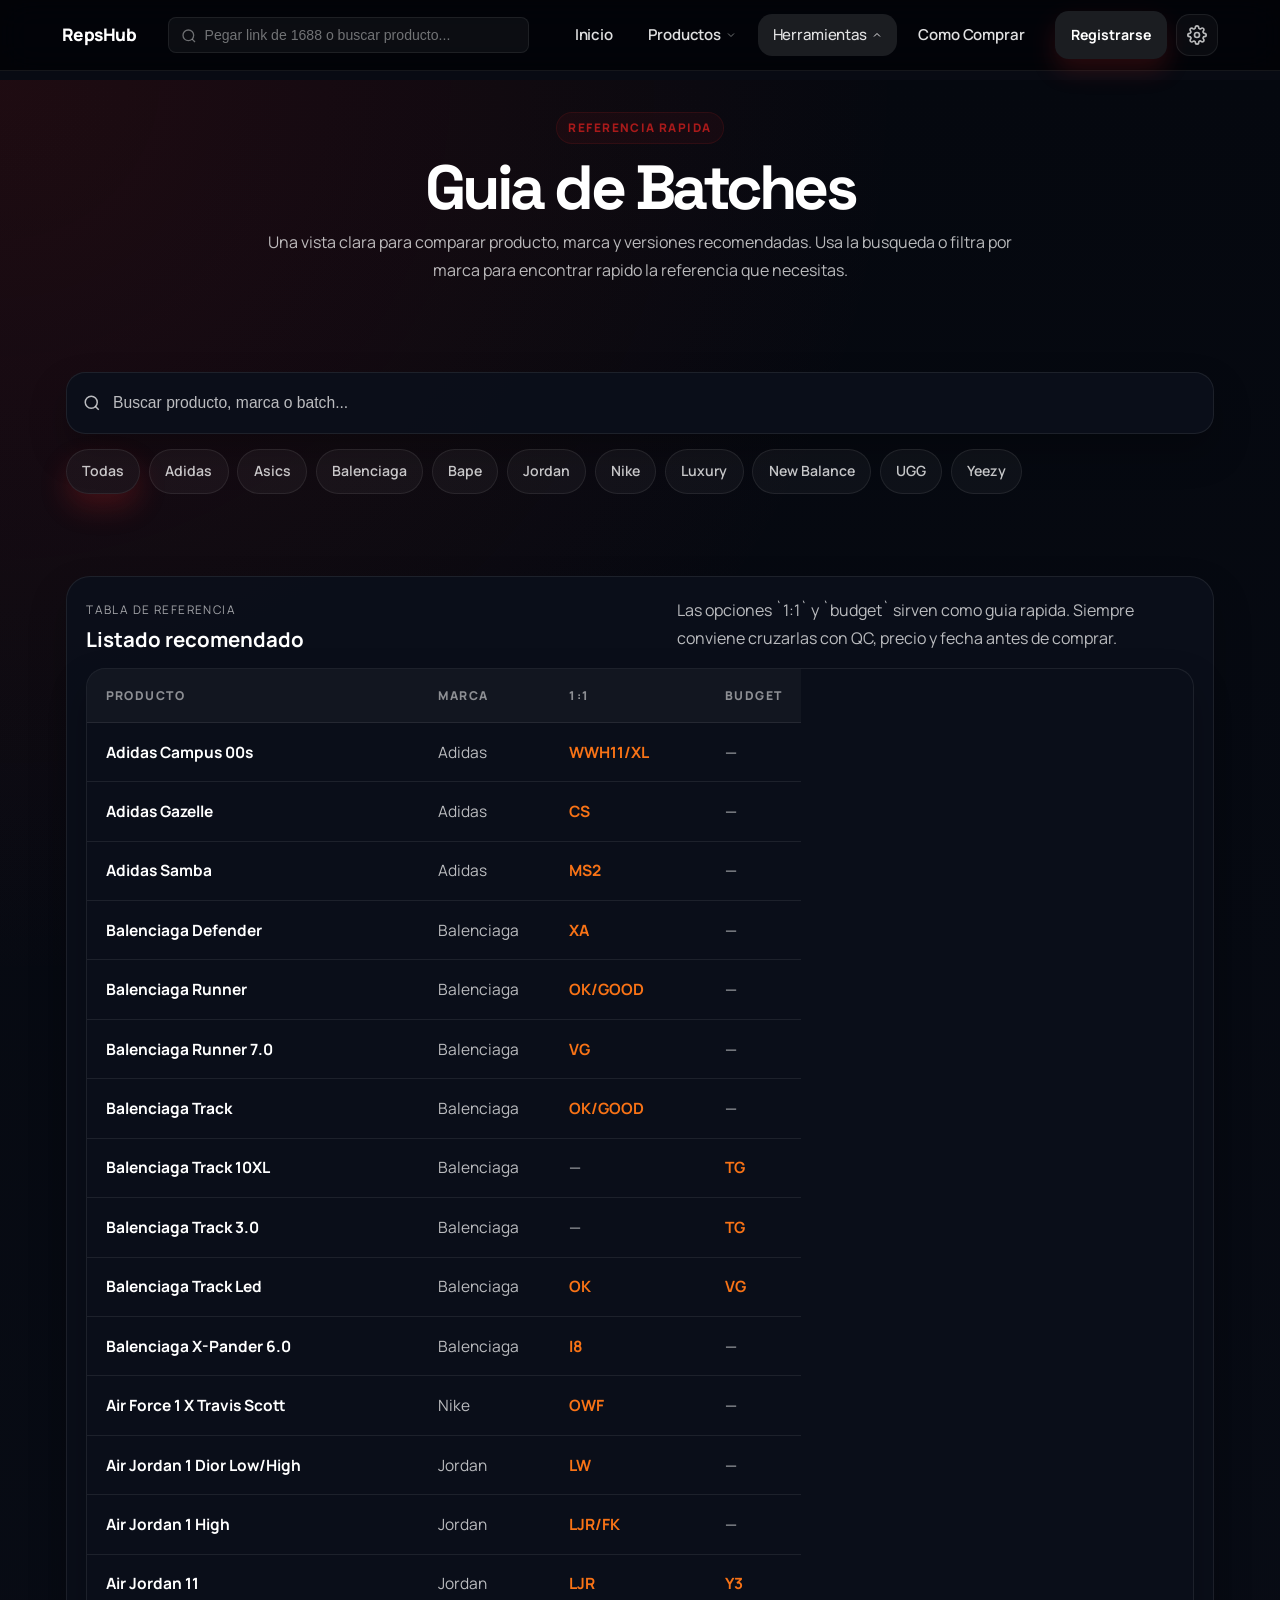
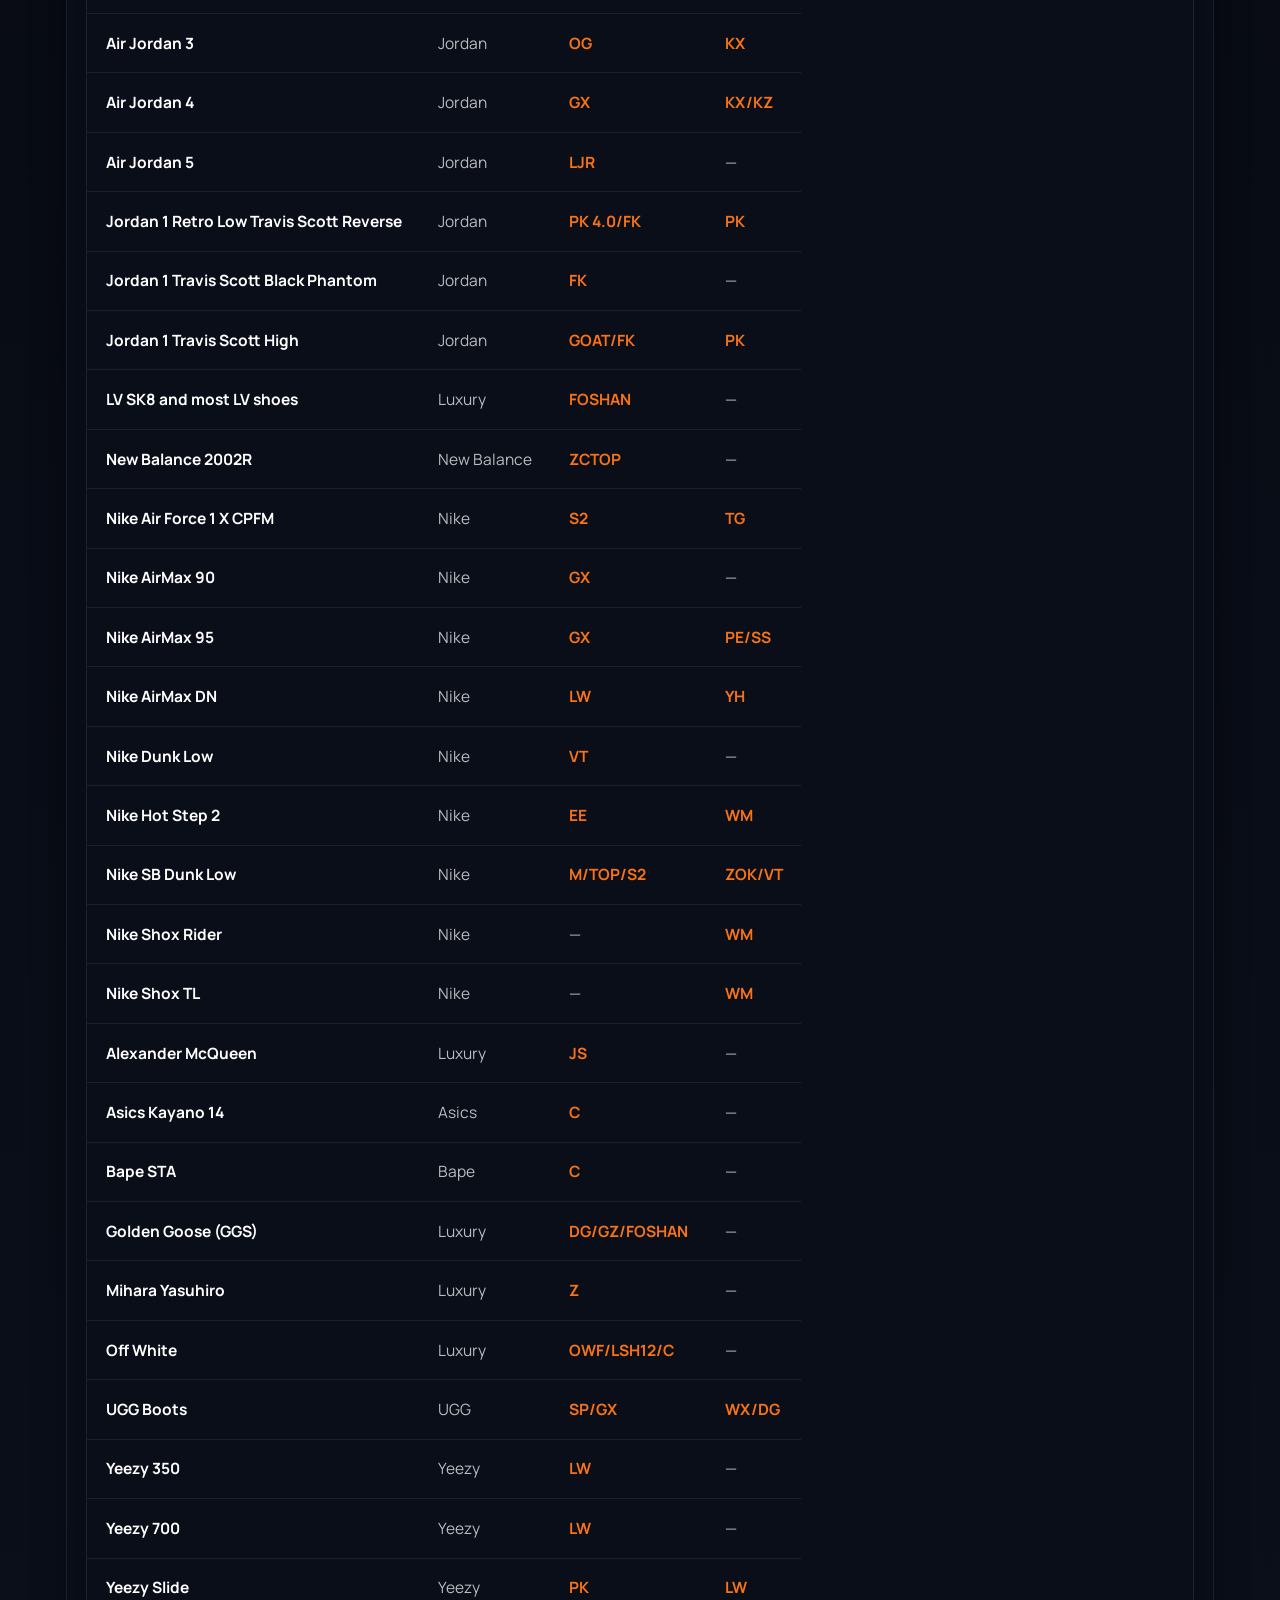
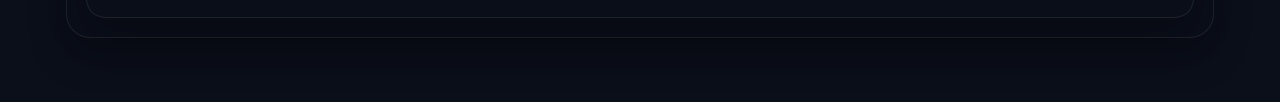
<file: batches.html>
<!DOCTYPE html>
<html lang="es">
<head>
    <!-- Google tag (gtag.js) -->
    <script async src="https://www.googletagmanager.com/gtag/js?id=G-0N938PXJ1R"></script>
    <script>
      window.dataLayer = window.dataLayer || [];
      function gtag(){dataLayer.push(arguments);}
      gtag('js', new Date());

      gtag('config', 'G-0N938PXJ1R');
    </script>

    <meta name="google-site-verification" content="3gY6H49qBjyQQ_dPReii5aDbsPjU2OV4VR_30p-vqHk" />
    <meta charset="UTF-8">
    <meta name="viewport" content="width=device-width, initial-scale=1.0, maximum-scale=5.0, user-scalable=yes">
    <meta name="description" content="RepsHub - Guia visual para entender batches, comparar calidades y decidir que version comprar antes de abrir un link en China.">
    <meta name="keywords" content="batch reps, batches china, guia batch, quality batch, repshub batch, comprar replicas china, como elegir batch">
    <meta name="author" content="RepsHub">
    <meta name="robots" content="index, follow">
    <meta name="theme-color" content="#000000">
    <link rel="icon" type="image/png" href="favicon.png">
    <link rel="shortcut icon" type="image/png" href="favicon.png">
    <link rel="apple-touch-icon" href="favicon.png">
    <link rel="canonical" href="https://www.reps-hub.com/batches.html">
    <meta property="og:type" content="article">
    <meta property="og:url" content="https://www.reps-hub.com/batches.html">
    <meta property="og:title" content="Batches - Guia visual para elegir mejor | RepsHub">
    <meta property="og:description" content="Entiende que significa batch, que debes comparar y como usar esa info antes de comprar en China.">
    <meta property="og:locale" content="es_AR">
    <meta property="og:site_name" content="RepsHub">
    <meta property="og:image" content="https://www.reps-hub.com/images/og-image.png">
    <meta property="og:image:width" content="1200">
    <meta property="og:image:height" content="630">
    <meta property="twitter:card" content="summary_large_image">
    <meta property="twitter:image" content="https://www.reps-hub.com/images/og-image.png">
    <title>Batches - Guia visual para elegir mejor | RepsHub</title>
    <link rel="preload" href="style.css" as="style">
    <link rel="stylesheet" href="style.css?v=16">
</head>
<body>
    <header class="header" id="header">
    <meta name="google-site-verification" content="3gY6H49qBjyQQ_dPReii5aDbsPjU2OV4VR_30p-vqHk" />
        <div class="container">
            <div class="header-content">
                <div class="logo">
                    <a href="index.html">RepsHub</a>
                </div>
                <form class="header-search-form" action="productos.html" method="get" role="search">
                    <label class="header-search-field" for="headerSearchGlobal">
                        <svg class="header-search-icon" width="18" height="18" viewBox="0 0 24 24" fill="none" stroke="currentColor" stroke-width="2" aria-hidden="true">
                            <circle cx="11" cy="11" r="8"></circle>
                            <path d="m21 21-4.35-4.35"></path>
                        </svg>
                        <input id="headerSearchGlobal" class="header-search-input" type="search" name="search" placeholder="Pegar link de 1688 o buscar producto..." autocomplete="off">
                    </label>
                </form>
                <nav class="nav" id="nav">
                    <ul class="nav-list">
                        <li><a href="index.html" class="nav-link">Inicio</a></li>
                        <li class="nav-dropdown">
                            <button class="nav-link nav-dropdown-toggle" type="button" aria-expanded="false">
                                <span>Productos</span>
                                <svg class="nav-dropdown-caret" viewBox="0 0 24 24" fill="none" stroke="currentColor" stroke-width="2" aria-hidden="true">
                                    <polyline points="6 9 12 15 18 9"></polyline>
                                </svg>
                            </button>
                            <div class="nav-dropdown-menu">
                                <a href="productos.html" class="nav-dropdown-link">Ver todo</a>
                                <a href="productos.html?category=calzado" class="nav-dropdown-link">Calzado</a>
                                <a href="productos.html?category=ropa-superior" class="nav-dropdown-link">Ropa superior</a>
                                <a href="productos.html?category=ropa-inferior" class="nav-dropdown-link">Ropa inferior</a>
                                <a href="productos.html?category=accesorios" class="nav-dropdown-link">Accesorios</a>
                                <a href="productos.html?category=conjuntos" class="nav-dropdown-link">Conjuntos</a>
                                <a href="sellers.html" class="nav-dropdown-link">Sellers</a>
                            </div>
                        </li>
                        <li class="nav-dropdown">
                            <button class="nav-link nav-dropdown-toggle" type="button" aria-expanded="false">
                                <span>Herramientas</span>
                                <svg class="nav-dropdown-caret" viewBox="0 0 24 24" fill="none" stroke="currentColor" stroke-width="2" aria-hidden="true">
                                    <polyline points="6 9 12 15 18 9"></polyline>
                                </svg>
                            </button>
                            <div class="nav-dropdown-menu">
                                <a href="batches.html" class="nav-dropdown-link">Batches</a>
                                <a href="crypto.html" class="nav-dropdown-link">Crypto</a>
                                <a href="impuestos.html" class="nav-dropdown-link">Calculadora</a>
                                <a href="peso.html" class="nav-dropdown-link">Estimador de Peso</a>
                            </div>
                        </li>
                        <li><a href="como-comprar.html" class="nav-link">Como Comprar</a></li>
                    </ul>
                    <div class="header-actions">
                        <a href="https://ikako.vip/r/gonza" target="_blank" rel="noopener noreferrer" class="btn-register">Registrarse</a>
                        <button class="theme-toggle" id="themeToggle" aria-label="Cambiar tema">
                            <svg class="theme-icon theme-icon-sun" width="18" height="18" viewBox="0 0 24 24" fill="none" stroke="currentColor" stroke-width="2" stroke-linecap="round" stroke-linejoin="round">
                                <circle cx="12" cy="12" r="5"></circle>
                                <line x1="12" y1="1" x2="12" y2="3"></line>
                                <line x1="12" y1="21" x2="12" y2="23"></line>
                                <line x1="4.22" y1="4.22" x2="5.64" y2="5.64"></line>
                                <line x1="18.36" y1="18.36" x2="19.78" y2="19.78"></line>
                                <line x1="1" y1="12" x2="3" y2="12"></line>
                                <line x1="21" y1="12" x2="23" y2="12"></line>
                                <line x1="4.22" y1="19.78" x2="5.64" y2="18.36"></line>
                                <line x1="18.36" y1="5.64" x2="19.78" y2="4.22"></line>
                            </svg>
                            <svg class="theme-icon theme-icon-moon" width="18" height="18" viewBox="0 0 24 24" fill="none" stroke="currentColor" stroke-width="2" stroke-linecap="round" stroke-linejoin="round">
                                <path d="M21 12.79A9 9 0 1 1 11.21 3 7 7 0 0 0 21 12.79z"></path>
                            </svg>
                        </button>
                        <button class="config-toggle" id="configToggle" aria-label="Configuracion">
                            <svg width="20" height="20" viewBox="0 0 24 24" fill="none" stroke="currentColor" stroke-width="2" stroke-linecap="round" stroke-linejoin="round">
                                <circle cx="12" cy="12" r="3"></circle>
                                <path d="M19.4 15a1.65 1.65 0 0 0 .33 1.82l.06.06a2 2 0 0 1 0 2.83 2 2 0 0 1-2.83 0l-.06-.06a1.65 1.65 0 0 0-1.82-.33 1.65 1.65 0 0 0-1 1.51V21a2 2 0 0 1-2 2 2 2 0 0 1-2-2v-.09a1.65 1.65 0 0 0-1-1.51 1.65 1.65 0 0 0-1.82.33l-.06.06a2 2 0 0 1-2.83 0 2 2 0 0 1 0-2.83l.06-.06A1.65 1.65 0 0 0 4.6 15a1.65 1.65 0 0 0-1.51-1H3a2 2 0 0 1-2-2 2 2 0 0 1 2-2h.09A1.65 1.65 0 0 0 4.6 9a1.65 1.65 0 0 0-.33-1.82l-.06-.06a2 2 0 0 1 0-2.83 2 2 0 0 1 2.83 0l.06.06A1.65 1.65 0 0 0 9 4.6a1.65 1.65 0 0 0 1-1.51V3a2 2 0 0 1 2-2 2 2 0 0 1 2 2v.09a1.65 1.65 0 0 0 1 1.51 1.65 1.65 0 0 0 1.82-.33l.06-.06a2 2 0 0 1 2.83 0 2 2 0 0 1 0 2.83l-.06.06A1.65 1.65 0 0 0 19.4 9a1.65 1.65 0 0 0 1.51 1H21a2 2 0 0 1 2 2 2 2 0 0 1-2 2h-.09a1.65 1.65 0 0 0-1.51 1z"></path>
                            </svg>
                        </button>
                    </div>
                    <button class="mobile-menu-toggle" id="mobileMenuToggle" aria-label="Alternar menu">
                        <span></span>
                        <span></span>
                        <span></span>
                    </button>
                </nav>
            </div>
        </div>
    </header>

    <main class="batches-page">
        <div class="batches-shell">
            <header class="batches-hero">
    <meta name="google-site-verification" content="3gY6H49qBjyQQ_dPReii5aDbsPjU2OV4VR_30p-vqHk" />
                <span class="batches-kicker">Referencia rapida</span>
                <h1 class="batches-title">Guia de Batches</h1>
                <p class="batches-intro">
                    Una vista clara para comparar producto, marca y versiones recomendadas. Usa la busqueda o filtra por marca para encontrar rapido la referencia que necesitas.
                </p>
            </header>

            <section class="batches-toolbar">
                <label class="batches-search" for="batchSearch">
                    <svg width="18" height="18" viewBox="0 0 24 24" fill="none" stroke="currentColor" stroke-width="2">
                        <circle cx="11" cy="11" r="8"></circle>
                        <path d="m21 21-4.35-4.35"></path>
                    </svg>
                    <input id="batchSearch" type="search" placeholder="Buscar producto, marca o batch...">
                </label>
                <div class="batches-filters" id="batchFilters">
                    <button type="button" class="batches-chip active" data-brand="all">Todas</button>
                    <button type="button" class="batches-chip" data-brand="Adidas">Adidas</button>
                    <button type="button" class="batches-chip" data-brand="Asics">Asics</button>
                    <button type="button" class="batches-chip" data-brand="Balenciaga">Balenciaga</button>
                    <button type="button" class="batches-chip" data-brand="Bape">Bape</button>
                    <button type="button" class="batches-chip" data-brand="Jordan">Jordan</button>
                    <button type="button" class="batches-chip" data-brand="Nike">Nike</button>
                    <button type="button" class="batches-chip" data-brand="Luxury">Luxury</button>
                    <button type="button" class="batches-chip" data-brand="New Balance">New Balance</button>
                    <button type="button" class="batches-chip" data-brand="UGG">UGG</button>
                    <button type="button" class="batches-chip" data-brand="Yeezy">Yeezy</button>
                </div>
            </section>

            <section class="batches-table-card">
                <div class="batch-table-header">
                    <div>
                        <span class="resource-mini-kicker">Tabla de referencia</span>
                        <h2>Listado recomendado</h2>
                    </div>
                    <p>Las opciones `1:1` y `budget` sirven como guia rapida. Siempre conviene cruzarlas con QC, precio y fecha antes de comprar.</p>
                </div>
                <div class="batch-table-wrap">
                    <table class="batch-table">
                        <thead>
                            <tr>
                                <th>Producto</th>
                                <th>Marca</th>
                                <th>1:1</th>
                                <th>Budget</th>
                            </tr>
                        </thead>
                        <tbody>
                            <tr data-brand="Adidas"><td>Adidas Campus 00s</td><td>Adidas</td><td class="batch-value">WWH11/XL</td><td>&mdash;</td></tr>
                            <tr data-brand="Adidas"><td>Adidas Gazelle</td><td>Adidas</td><td class="batch-value">CS</td><td>&mdash;</td></tr>
                            <tr data-brand="Adidas"><td>Adidas Samba</td><td>Adidas</td><td class="batch-value">MS2</td><td>&mdash;</td></tr>
                            <tr data-brand="Balenciaga"><td>Balenciaga Defender</td><td>Balenciaga</td><td class="batch-value">XA</td><td>&mdash;</td></tr>
                            <tr data-brand="Balenciaga"><td>Balenciaga Runner</td><td>Balenciaga</td><td class="batch-value">OK/GOOD</td><td>&mdash;</td></tr>
                            <tr data-brand="Balenciaga"><td>Balenciaga Runner 7.0</td><td>Balenciaga</td><td class="batch-value">VG</td><td>&mdash;</td></tr>
                            <tr data-brand="Balenciaga"><td>Balenciaga Track</td><td>Balenciaga</td><td class="batch-value">OK/GOOD</td><td>&mdash;</td></tr>
                            <tr data-brand="Balenciaga"><td>Balenciaga Track 10XL</td><td>Balenciaga</td><td>&mdash;</td><td class="batch-value">TG</td></tr>
                            <tr data-brand="Balenciaga"><td>Balenciaga Track 3.0</td><td>Balenciaga</td><td>&mdash;</td><td class="batch-value">TG</td></tr>
                            <tr data-brand="Balenciaga"><td>Balenciaga Track Led</td><td>Balenciaga</td><td class="batch-value">OK</td><td class="batch-value">VG</td></tr>
                            <tr data-brand="Balenciaga"><td>Balenciaga X-Pander 6.0</td><td>Balenciaga</td><td class="batch-value">I8</td><td>&mdash;</td></tr>
                            <tr data-brand="Nike"><td>Air Force 1 X Travis Scott</td><td>Nike</td><td class="batch-value">OWF</td><td>&mdash;</td></tr>
                            <tr data-brand="Jordan"><td>Air Jordan 1 Dior Low/High</td><td>Jordan</td><td class="batch-value">LW</td><td>&mdash;</td></tr>
                            <tr data-brand="Jordan"><td>Air Jordan 1 High</td><td>Jordan</td><td class="batch-value">LJR/FK</td><td>&mdash;</td></tr>
                            <tr data-brand="Jordan"><td>Air Jordan 11</td><td>Jordan</td><td class="batch-value">LJR</td><td class="batch-value">Y3</td></tr>
                            <tr data-brand="Jordan"><td>Air Jordan 3</td><td>Jordan</td><td class="batch-value">OG</td><td class="batch-value">KX</td></tr>
                            <tr data-brand="Jordan"><td>Air Jordan 4</td><td>Jordan</td><td class="batch-value">GX</td><td class="batch-value">KX/KZ</td></tr>
                            <tr data-brand="Jordan"><td>Air Jordan 5</td><td>Jordan</td><td class="batch-value">LJR</td><td>&mdash;</td></tr>
                            <tr data-brand="Jordan"><td>Jordan 1 Retro Low Travis Scott Reverse</td><td>Jordan</td><td class="batch-value">PK 4.0/FK</td><td class="batch-value">PK</td></tr>
                            <tr data-brand="Jordan"><td>Jordan 1 Travis Scott Black Phantom</td><td>Jordan</td><td class="batch-value">FK</td><td>&mdash;</td></tr>
                            <tr data-brand="Jordan"><td>Jordan 1 Travis Scott High</td><td>Jordan</td><td class="batch-value">GOAT/FK</td><td class="batch-value">PK</td></tr>
                            <tr data-brand="Luxury"><td>LV SK8 and most LV shoes</td><td>Luxury</td><td class="batch-value">FOSHAN</td><td>&mdash;</td></tr>
                            <tr data-brand="New Balance"><td>New Balance 2002R</td><td>New Balance</td><td class="batch-value">ZCTOP</td><td>&mdash;</td></tr>
                            <tr data-brand="Nike"><td>Nike Air Force 1 X CPFM</td><td>Nike</td><td class="batch-value">S2</td><td class="batch-value">TG</td></tr>
                            <tr data-brand="Nike"><td>Nike AirMax 90</td><td>Nike</td><td class="batch-value">GX</td><td>&mdash;</td></tr>
                            <tr data-brand="Nike"><td>Nike AirMax 95</td><td>Nike</td><td class="batch-value">GX</td><td class="batch-value">PE/SS</td></tr>
                            <tr data-brand="Nike"><td>Nike AirMax DN</td><td>Nike</td><td class="batch-value">LW</td><td class="batch-value">YH</td></tr>
                            <tr data-brand="Nike"><td>Nike Dunk Low</td><td>Nike</td><td class="batch-value">VT</td><td>&mdash;</td></tr>
                            <tr data-brand="Nike"><td>Nike Hot Step 2</td><td>Nike</td><td class="batch-value">EE</td><td class="batch-value">WM</td></tr>
                            <tr data-brand="Nike"><td>Nike SB Dunk Low</td><td>Nike</td><td class="batch-value">M/TOP/S2</td><td class="batch-value">ZOK/VT</td></tr>
                            <tr data-brand="Nike"><td>Nike Shox Rider</td><td>Nike</td><td>&mdash;</td><td class="batch-value">WM</td></tr>
                            <tr data-brand="Nike"><td>Nike Shox TL</td><td>Nike</td><td>&mdash;</td><td class="batch-value">WM</td></tr>
                            <tr data-brand="Luxury"><td>Alexander McQueen</td><td>Luxury</td><td class="batch-value">JS</td><td>&mdash;</td></tr>
                            <tr data-brand="Asics"><td>Asics Kayano 14</td><td>Asics</td><td class="batch-value">C</td><td>&mdash;</td></tr>
                            <tr data-brand="Bape"><td>Bape STA</td><td>Bape</td><td class="batch-value">C</td><td>&mdash;</td></tr>
                            <tr data-brand="Luxury"><td>Golden Goose (GGS)</td><td>Luxury</td><td class="batch-value">DG/GZ/FOSHAN</td><td>&mdash;</td></tr>
                            <tr data-brand="Luxury"><td>Mihara Yasuhiro</td><td>Luxury</td><td class="batch-value">Z</td><td>&mdash;</td></tr>
                            <tr data-brand="Luxury"><td>Off White</td><td>Luxury</td><td class="batch-value">OWF/LSH12/C</td><td>&mdash;</td></tr>
                            <tr data-brand="UGG"><td>UGG Boots</td><td>UGG</td><td class="batch-value">SP/GX</td><td class="batch-value">WX/DG</td></tr>
                            <tr data-brand="Yeezy"><td>Yeezy 350</td><td>Yeezy</td><td class="batch-value">LW</td><td>&mdash;</td></tr>
                            <tr data-brand="Yeezy"><td>Yeezy 700</td><td>Yeezy</td><td class="batch-value">LW</td><td>&mdash;</td></tr>
                            <tr data-brand="Yeezy"><td>Yeezy Slide</td><td>Yeezy</td><td class="batch-value">PK</td><td class="batch-value">LW</td></tr>
                        </tbody>
                    </table>
                </div>
            </section>
        </div>
    </main>

    <div class="config-panel" id="configPanel">
        <div class="config-panel-content">
            <!-- Main menu -->
            <div class="pref-main" id="prefMain">
                <div class="pref-title">Preferences</div>
                <button class="pref-row" data-pref-target="prefTheme">
                    <span class="pref-row-label">Tema</span>
                    <span class="pref-row-value">
                        <span id="currentThemeLabel">🌙 Oscuro</span>
                        <svg width="16" height="16" viewBox="0 0 24 24" fill="none" stroke="currentColor" stroke-width="2"><polyline points="9 18 15 12 9 6"/></svg>
                    </span>
                </button>
                <button class="pref-row" data-pref-target="prefAgent">
                    <span class="pref-row-label">Agent</span>
                    <span class="pref-row-value">
                        <img id="currentAgentIcon" src="images/kakobuylogo.png" style="width:16px;height:16px;border-radius:2px;object-fit:contain;">
                        <span id="currentAgentLabel">KakoBuy</span>
                        <svg width="16" height="16" viewBox="0 0 24 24" fill="none" stroke="currentColor" stroke-width="2"><polyline points="9 18 15 12 9 6"/></svg>
                    </span>
                </button>
                <button class="pref-row" data-pref-target="prefCurrency">
                    <span class="pref-row-label">Moneda</span>
                    <span class="pref-row-value">
                        <span id="currentCurrencyLabel">¥ CNY</span>
                        <svg width="16" height="16" viewBox="0 0 24 24" fill="none" stroke="currentColor" stroke-width="2"><polyline points="9 18 15 12 9 6"/></svg>
                    </span>
                </button>
            </div>
            <!-- Theme sub-panel -->
            <div class="pref-sub" id="prefTheme">
                <button class="pref-back" data-pref-back><svg width="16" height="16" viewBox="0 0 24 24" fill="none" stroke="currentColor" stroke-width="2"><polyline points="15 18 9 12 15 6"/></svg> Tema</button>
                <button class="pref-option" data-theme-val="light"><span>☀️ Claro</span><svg class="pref-check" width="16" height="16" viewBox="0 0 24 24" fill="none" stroke="currentColor" stroke-width="3"><polyline points="20 6 9 17 4 12"/></svg></button>
                <button class="pref-option active" data-theme-val="dark"><span>🌙 Oscuro</span><svg class="pref-check" width="16" height="16" viewBox="0 0 24 24" fill="none" stroke="currentColor" stroke-width="3"><polyline points="20 6 9 17 4 12"/></svg></button>
            </div>
            <!-- Agent sub-panel -->
            <div class="pref-sub" id="prefAgent">
                <button class="pref-back" data-pref-back><svg width="16" height="16" viewBox="0 0 24 24" fill="none" stroke="currentColor" stroke-width="2"><polyline points="15 18 9 12 15 6"/></svg> Agent</button>
                <button class="pref-option" data-agent="LitBuy"><span><img src="images/Litbuy_logo.png" class="pref-agent-icon"> LitBuy</span><svg class="pref-check" width="16" height="16" viewBox="0 0 24 24" fill="none" stroke="currentColor" stroke-width="3"><polyline points="20 6 9 17 4 12"/></svg></button>
                <button class="pref-option active" data-agent="KakoBuy"><span><img src="images/kakobuylogo.png" class="pref-agent-icon"> KakoBuy</span><svg class="pref-check" width="16" height="16" viewBox="0 0 24 24" fill="none" stroke="currentColor" stroke-width="3"><polyline points="20 6 9 17 4 12"/></svg></button>
                <button class="pref-option" data-agent="Hubbuy"><span><img src="hubbuy-logo.png" class="pref-agent-icon"> Hubbuy</span><svg class="pref-check" width="16" height="16" viewBox="0 0 24 24" fill="none" stroke="currentColor" stroke-width="3"><polyline points="20 6 9 17 4 12"/></svg></button>
                <button class="pref-option" data-agent="MuleBuy"><span><span class="pref-agent-icon" style="background:#16a34a;color:#fff;display:inline-flex;align-items:center;justify-content:center;font-size:9px;font-weight:700;">M</span> MuleBuy</span><svg class="pref-check" width="16" height="16" viewBox="0 0 24 24" fill="none" stroke="currentColor" stroke-width="3"><polyline points="20 6 9 17 4 12"/></svg></button>
                <button class="pref-option" data-agent="CssBuy"><span><img src="images/cssbuy%20logo.png" class="pref-agent-icon"> CssBuy</span><svg class="pref-check" width="16" height="16" viewBox="0 0 24 24" fill="none" stroke="currentColor" stroke-width="3"><polyline points="20 6 9 17 4 12"/></svg></button>
                <button class="pref-option" data-agent="OOPBuy"><span><img src="images/oopbuylogo.png" class="pref-agent-icon"> OopBuy</span><svg class="pref-check" width="16" height="16" viewBox="0 0 24 24" fill="none" stroke="currentColor" stroke-width="3"><polyline points="20 6 9 17 4 12"/></svg></button>
            </div>
            <!-- Currency sub-panel -->
            <div class="pref-sub" id="prefCurrency">
                <button class="pref-back" data-pref-back><svg width="16" height="16" viewBox="0 0 24 24" fill="none" stroke="currentColor" stroke-width="2"><polyline points="15 18 9 12 15 6"/></svg> Moneda</button>
                <button class="pref-option" data-currency="USD"><span>$ USD</span><svg class="pref-check" width="16" height="16" viewBox="0 0 24 24" fill="none" stroke="currentColor" stroke-width="3"><polyline points="20 6 9 17 4 12"/></svg></button>
                <button class="pref-option active" data-currency="CNY"><span>¥ CNY</span><svg class="pref-check" width="16" height="16" viewBox="0 0 24 24" fill="none" stroke="currentColor" stroke-width="3"><polyline points="20 6 9 17 4 12"/></svg></button>
                <button class="pref-option" data-currency="ARS"><span>$ ARS</span><svg class="pref-check" width="16" height="16" viewBox="0 0 24 24" fill="none" stroke="currentColor" stroke-width="3"><polyline points="20 6 9 17 4 12"/></svg></button>
                <button class="pref-option" data-currency="CLP"><span>$ CLP</span><svg class="pref-check" width="16" height="16" viewBox="0 0 24 24" fill="none" stroke="currentColor" stroke-width="3"><polyline points="20 6 9 17 4 12"/></svg></button>
            </div>
        </div>
    </div>
    </div>

    <script>
        (function() {
            const savedTheme = localStorage.getItem('selectedTheme') || 'dark';
            document.documentElement.setAttribute('data-theme', savedTheme);
        })();
    </script>
    <script>
        document.addEventListener('DOMContentLoaded', function () {
            const searchInput = document.getElementById('batchSearch');
            const filterButtons = document.querySelectorAll('.batches-chip');
            const rows = document.querySelectorAll('.batch-table tbody tr');
            let activeBrand = 'all';

            function applyBatchFilters() {
                const query = (searchInput?.value || '').trim().toLowerCase();

                rows.forEach((row) => {
                    const brand = row.dataset.brand || '';
                    const text = row.textContent.toLowerCase();
                    const matchesBrand = activeBrand === 'all' || brand === activeBrand;
                    const matchesQuery = !query || text.includes(query);
                    row.style.display = matchesBrand && matchesQuery ? '' : 'none';
                });
            }

            filterButtons.forEach((button) => {
                button.addEventListener('click', function () {
                    filterButtons.forEach((chip) => chip.classList.remove('active'));
                    button.classList.add('active');
                    activeBrand = button.dataset.brand || 'all';
                    applyBatchFilters();
                });
            });

            searchInput?.addEventListener('input', applyBatchFilters);
        });
    </script>
    <script defer src="script.js?v=16"></script>
</body>
</html>
</file>
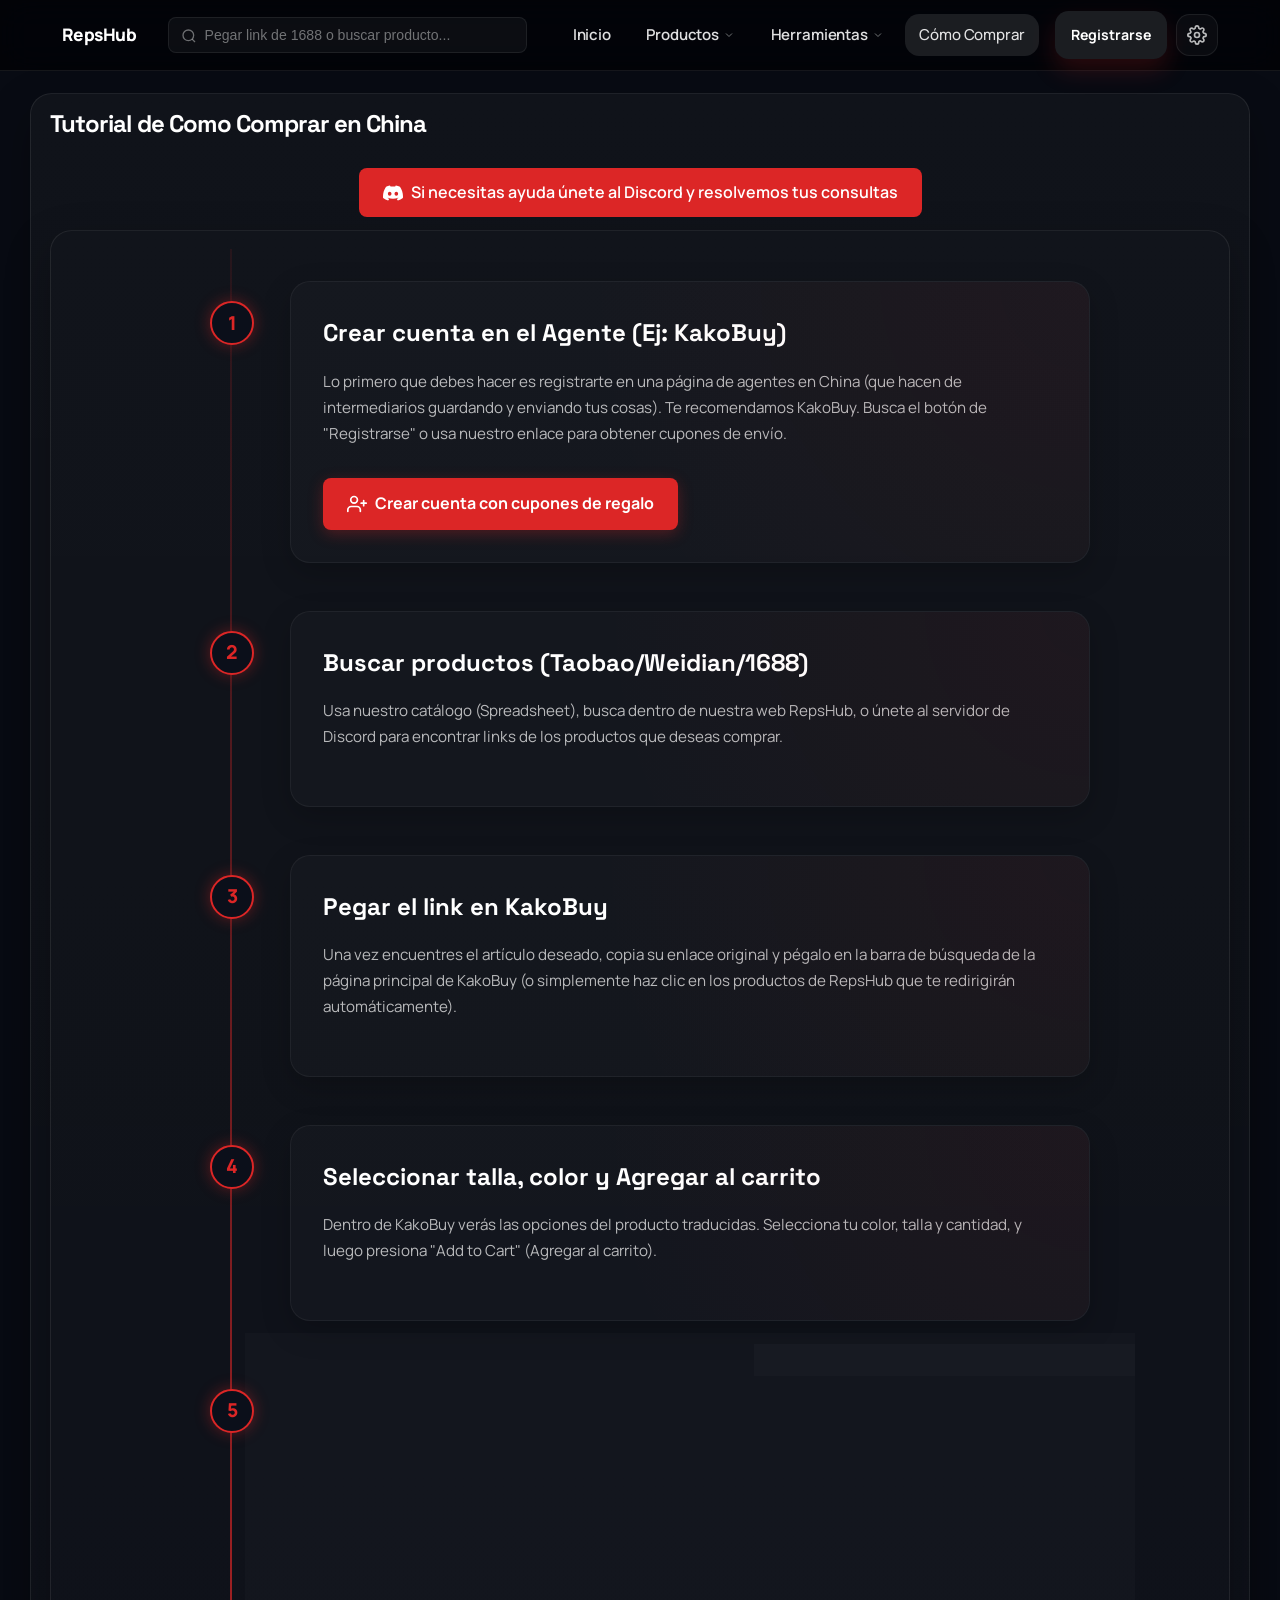
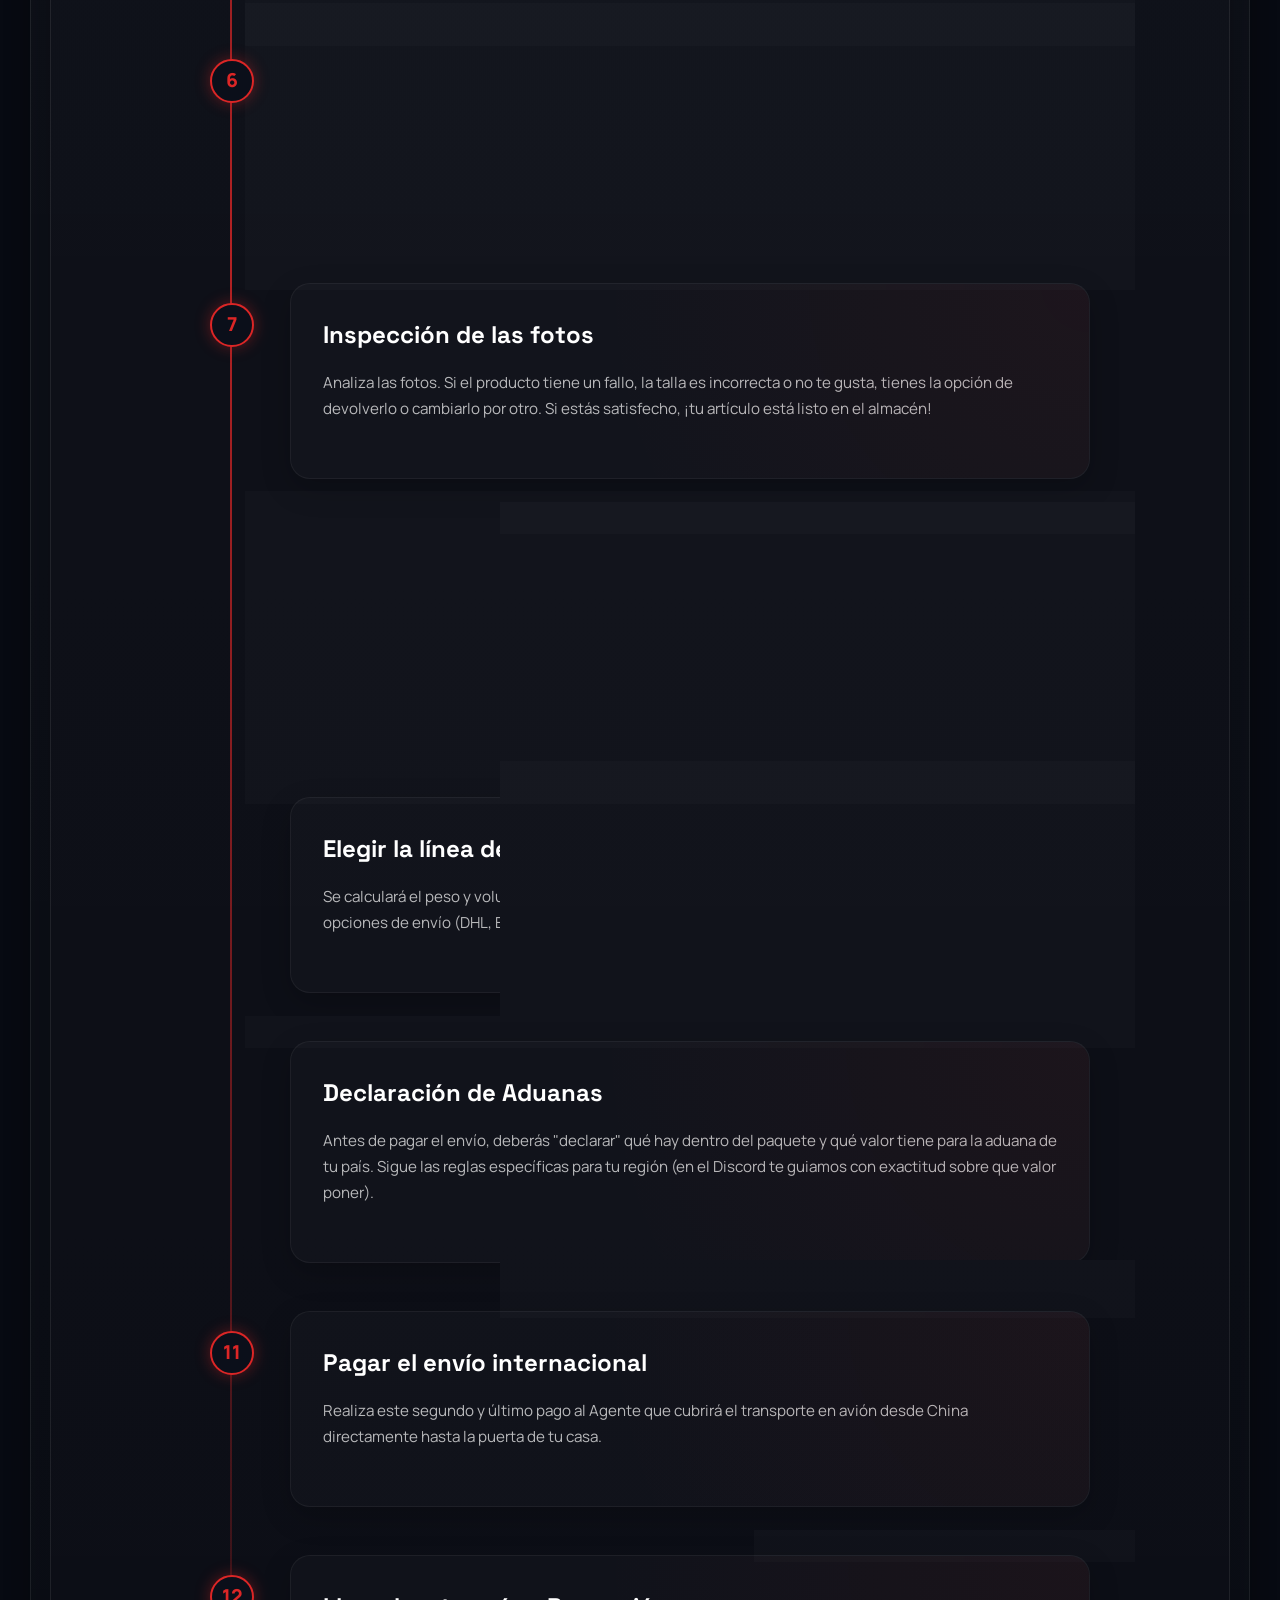
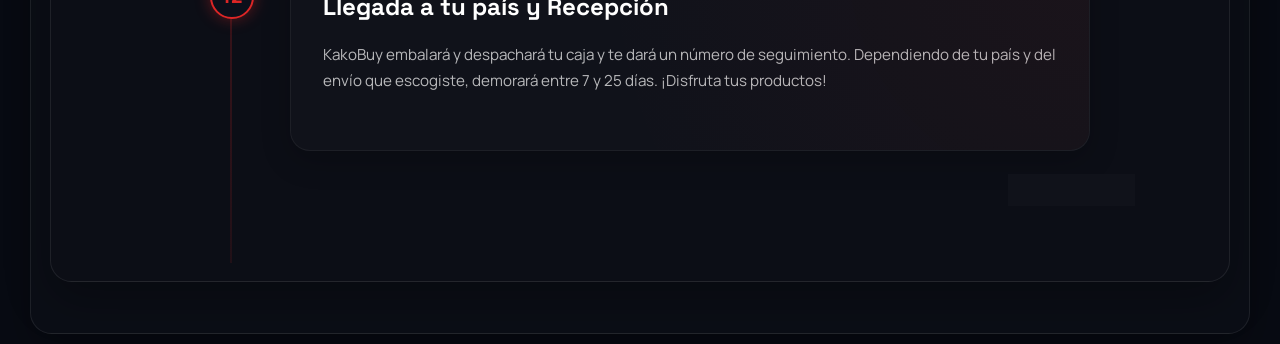
<file: como-comprar.html>
<!DOCTYPE html>
<html lang="es">
<head>
    <!-- Google tag (gtag.js) -->
    <script async src="https://www.googletagmanager.com/gtag/js?id=G-0N938PXJ1R"></script>
    <script>
      window.dataLayer = window.dataLayer || [];
      function gtag(){dataLayer.push(arguments);}
      gtag('js', new Date());

      gtag('config', 'G-0N938PXJ1R');
    </script>

    <meta name="google-site-verification" content="3gY6H49qBjyQQ_dPReii5aDbsPjU2OV4VR_30p-vqHk" />
    <meta charset="UTF-8">
    <meta name="viewport" content="width=device-width, initial-scale=1.0, maximum-scale=5.0, user-scalable=yes">
    <meta name="description" content="RepsHub - Guía paso a paso completa: Cómo comprar productos desde nuestro spreadsheet productos china. Aprende a usar agentes de compra, comprar en Taobao, Weidian y 1688 usando nuestro spreadsheet china con más de 1,500 productos replicas.">
    <meta name="keywords" content="spreadsheet, spreadsheet china, spreadsheet productos, como comprar en china, comprar en china, guia comprar china, tutorial comprar china, agentes compra china, comprar taobao, comprar weidian, comprar 1688, como importar china, comprar replicas china, productos china, compras china, hubbuy, agentes china, importar desde china, repshub guia, spreadsheet productos china, catalogo productos china">
    <meta name="author" content="RepsHub">
    <meta name="robots" content="index, follow, max-image-preview:large, max-snippet:-1, max-video-preview:-1">
    <meta name="theme-color" content="#000000">
    <link rel="icon" type="image/png" href="favicon.png">
    <link rel="shortcut icon" type="image/png" href="favicon.png">
    <link rel="apple-touch-icon" href="favicon.png">
    <link rel="canonical" href="https://www.reps-hub.com/como-comprar.html">
    
    <meta property="og:type" content="article">
    <meta property="og:url" content="https://www.reps-hub.com/como-comprar.html">
    <meta property="og:title" content="Spreadsheet Productos China - Cómo Comprar desde RepsHub | Guía Completa">
    <meta property="og:description" content="RepsHub te enseña cómo comprar desde nuestro spreadsheet productos china: guía completa paso a paso para comprar productos replicas usando agentes de compra, Taobao, Weidian y 1688.">
    <meta property="og:locale" content="es_AR">
    <meta property="og:site_name" content="RepsHub">
    <meta property="og:image" content="https://www.reps-hub.com/images/og-image.png">
    <meta property="og:image:width" content="1200">
    <meta property="og:image:height" content="630">
    <meta property="twitter:card" content="summary_large_image">
    <meta property="twitter:url" content="https://www.reps-hub.com/como-comprar.html">
    <meta property="twitter:title" content="Spreadsheet Productos China - Cómo Comprar desde RepsHub">
    <meta property="twitter:description" content="Aprende cómo comprar desde nuestro spreadsheet productos china: guía completa paso a paso para comprar productos replicas.">
    <meta property="twitter:image" content="https://www.reps-hub.com/images/og-image.png">
    
    <title>Spreadsheet Productos China - Cómo Comprar desde RepsHub | Guía Completa</title>
    
    <link rel="preconnect" href="https://ikako.vip" crossorigin>
    <link rel="preconnect" href="https://www.latamfinds.xyz" crossorigin>
    <link rel="dns-prefetch" href="https://ikako.vip">
    <link rel="dns-prefetch" href="https://www.latamfinds.xyz">
    <link rel="preload" href="style.css" as="style">
    <link rel="stylesheet" href="style.css?v=16">
    <link rel="sitemap" type="application/xml" href="/sitemap.xml">
    <script type="application/ld+json">
    {
      "@context": "https://schema.org",
      "@type": "HowTo",
      "name": "Cómo Comprar desde Spreadsheet Productos China: Guía Completa Paso a Paso",
      "description": "Aprende cómo comprar productos desde nuestro spreadsheet productos china usando agentes de compra. Guía completa para comprar en Taobao, Weidian y 1688 usando nuestro spreadsheet china.",
      "keywords": "spreadsheet, spreadsheet china, spreadsheet productos, spreadsheet productos china",
      "image": "https://www.reps-hub.com/hubbuy-logo.png",
      "totalTime": "PT30M",
      "step": [
        {
          "@type": "HowToStep",
          "name": "Crear cuenta en KakoBuy",
          "text": "Antes de comenzar a comprar en KakoBuy, lo primero que debes hacer es crear una cuenta. El proceso es rápido y sencillo.",
          "url": "https://www.reps-hub.com/como-comprar.html#paso-1"
        },
        {
          "@type": "HowToStep",
          "name": "Buscar productos",
          "text": "Existen tres métodos principales para buscar productos: búsqueda directa en KakoBuy, búsqueda en nuestra comunidad Discord, o mediante nuestra web.",
          "url": "https://www.reps-hub.com/como-comprar.html#paso-2"
        },
        {
          "@type": "HowToStep",
          "name": "Agregar productos al carrito",
          "text": "Revisa detenidamente cada producto y agrégalos al carrito. KakoBuy permite reunir productos de distintos vendedores en un solo pedido.",
          "url": "https://www.reps-hub.com/como-comprar.html#paso-3"
        },
        {
          "@type": "HowToStep",
          "name": "Realizar el pedido y pagar",
          "text": "Una vez que tengas los productos en el carrito, revisa que todo esté correcto y procede a confirmar tu pedido.",
          "url": "https://www.reps-hub.com/como-comprar.html#paso-4"
        }
      ]
    }
    </script>
    <script type="application/ld+json">
    {
      "@context": "https://schema.org",
      "@type": "Article",
      "headline": "Cómo Comprar en China: Guía Completa Paso a Paso",
      "description": "Aprende cómo comprar productos replicas desde China usando agentes de compra, Taobao, Weidian y 1688.",
      "author": {
        "@type": "Organization",
        "name": "RepsHub"
      },
      "publisher": {
        "@type": "Organization",
        "name": "RepsHub",
        "alternateName": "Reps Hub",
        "logo": {
          "@type": "ImageObject",
          "url": "https://www.reps-hub.com/hubbuy-logo.png"
        },
        "url": "https://www.reps-hub.com/"
      },
      "datePublished": "2026-01-28",
      "dateModified": "2026-01-28"
    }
    </script>
    <script type="application/ld+json">
    {
      "@context": "https://schema.org",
      "@type": "BreadcrumbList",
      "itemListElement": [
        {
          "@type": "ListItem",
          "position": 1,
          "name": "RepsHub",
          "item": "https://www.reps-hub.com/"
        },
        {
          "@type": "ListItem",
          "position": 2,
          "name": "Cómo Comprar",
          "item": "https://www.reps-hub.com/como-comprar.html"
        }
      ]
    }
    </script>
</head>
<body>
    <!-- Header with Navigation -->
    <header class="header" id="header">
    <meta name="google-site-verification" content="3gY6H49qBjyQQ_dPReii5aDbsPjU2OV4VR_30p-vqHk" />
        <div class="container">
            <div class="header-content">
                <div class="logo">
                    <a href="index.html">RepsHub</a>
                </div>
                <form class="header-search-form" action="productos.html" method="get" role="search">
                    <label class="header-search-field" for="headerSearchGlobal">
                        <svg class="header-search-icon" width="18" height="18" viewBox="0 0 24 24" fill="none" stroke="currentColor" stroke-width="2" aria-hidden="true">
                            <circle cx="11" cy="11" r="8"></circle>
                            <path d="m21 21-4.35-4.35"></path>
                        </svg>
                        <input id="headerSearchGlobal" class="header-search-input" type="search" name="search" placeholder="Pegar link de 1688 o buscar producto..." autocomplete="off">
                    </label>
                </form>
                <nav class="nav" id="nav">
                    <ul class="nav-list">
                        <li><a href="index.html" class="nav-link">Inicio</a></li>
                        <li class="nav-dropdown">
                            <button class="nav-link nav-dropdown-toggle" type="button" aria-expanded="false">
                                <span>Productos</span>
                                <svg class="nav-dropdown-caret" viewBox="0 0 24 24" fill="none" stroke="currentColor" stroke-width="2" aria-hidden="true">
                                    <polyline points="6 9 12 15 18 9"></polyline>
                                </svg>
                            </button>
                            <div class="nav-dropdown-menu">
                                <a href="productos.html" class="nav-dropdown-link">Ver todo</a>
                                <a href="productos.html?category=calzado" class="nav-dropdown-link">Calzado</a>
                                <a href="productos.html?category=ropa-superior" class="nav-dropdown-link">Ropa superior</a>
                                <a href="productos.html?category=ropa-inferior" class="nav-dropdown-link">Ropa inferior</a>
                                <a href="productos.html?category=accesorios" class="nav-dropdown-link">Accesorios</a>
                                <a href="productos.html?category=conjuntos" class="nav-dropdown-link">Conjuntos</a>
                                <a href="sellers.html" class="nav-dropdown-link">Sellers</a>
                            </div>
                        </li>
                        <li class="nav-dropdown">
                            <button class="nav-link nav-dropdown-toggle" type="button" aria-expanded="false">
                                <span>Herramientas</span>
                                <svg class="nav-dropdown-caret" viewBox="0 0 24 24" fill="none" stroke="currentColor" stroke-width="2" aria-hidden="true">
                                    <polyline points="6 9 12 15 18 9"></polyline>
                                </svg>
                            </button>
                            <div class="nav-dropdown-menu">
                                <a href="batches.html" class="nav-dropdown-link">Batches</a>
                                <a href="crypto.html" class="nav-dropdown-link">Crypto</a>
                                <a href="impuestos.html" class="nav-dropdown-link">Calculadora</a>
                                <a href="peso.html" class="nav-dropdown-link">Estimador de Peso</a>
                            </div>
                        </li>
                        <li><a href="como-comprar.html" class="nav-link">Cómo Comprar</a></li>
                            <!-- Solo en móvil, el botón de registrarse -->
                            <li class="nav-mobile-register">
                                <a href="https://ikako.vip/r/gonza" target="_blank" rel="noopener noreferrer" class="btn-register-mobile">Registrarse en KakoBuy</a>
                            </li>
                        </ul>
                    <div class="header-actions">
                        <a href="https://ikako.vip/r/gonza" target="_blank" rel="noopener noreferrer" class="btn-register">Registrarse</a>
                        <button class="theme-toggle" id="themeToggle" aria-label="Cambiar tema">
                            <svg class="theme-icon theme-icon-sun" width="18" height="18" viewBox="0 0 24 24" fill="none" stroke="currentColor" stroke-width="2" stroke-linecap="round" stroke-linejoin="round">
                                <circle cx="12" cy="12" r="5"></circle>
                                <line x1="12" y1="1" x2="12" y2="3"></line>
                                <line x1="12" y1="21" x2="12" y2="23"></line>
                                <line x1="4.22" y1="4.22" x2="5.64" y2="5.64"></line>
                                <line x1="18.36" y1="18.36" x2="19.78" y2="19.78"></line>
                                <line x1="1" y1="12" x2="3" y2="12"></line>
                                <line x1="21" y1="12" x2="23" y2="12"></line>
                                <line x1="4.22" y1="19.78" x2="5.64" y2="18.36"></line>
                                <line x1="18.36" y1="5.64" x2="19.78" y2="4.22"></line>
                            </svg>
                            <svg class="theme-icon theme-icon-moon" width="18" height="18" viewBox="0 0 24 24" fill="none" stroke="currentColor" stroke-width="2" stroke-linecap="round" stroke-linejoin="round">
                                <path d="M21 12.79A9 9 0 1 1 11.21 3 7 7 0 0 0 21 12.79z"></path>
                            </svg>
                        </button>
                        <button class="config-toggle" id="configToggle" aria-label="Configuración">
                            <svg width="20" height="20" viewBox="0 0 24 24" fill="none" stroke="currentColor" stroke-width="2" stroke-linecap="round" stroke-linejoin="round">
                                <circle cx="12" cy="12" r="3"></circle>
                                <path d="M19.4 15a1.65 1.65 0 0 0 .33 1.82l.06.06a2 2 0 0 1 0 2.83 2 2 0 0 1-2.83 0l-.06-.06a1.65 1.65 0 0 0-1.82-.33 1.65 1.65 0 0 0-1 1.51V21a2 2 0 0 1-2 2 2 2 0 0 1-2-2v-.09a1.65 1.65 0 0 0-1-1.51 1.65 1.65 0 0 0-1.82.33l-.06.06a2 2 0 0 1-2.83 0 2 2 0 0 1 0-2.83l.06-.06A1.65 1.65 0 0 0 4.6 15a1.65 1.65 0 0 0-1.51-1H3a2 2 0 0 1-2-2 2 2 0 0 1 2-2h.09A1.65 1.65 0 0 0 4.6 9a1.65 1.65 0 0 0-.33-1.82l-.06-.06a2 2 0 0 1 0-2.83 2 2 0 0 1 2.83 0l.06.06A1.65 1.65 0 0 0 9 4.6a1.65 1.65 0 0 0 1-1.51V3a2 2 0 0 1 2-2 2 2 0 0 1 2 2v.09a1.65 1.65 0 0 0 1 1.51 1.65 1.65 0 0 0 1.82-.33l.06-.06a2 2 0 0 1 2.83 0 2 2 0 0 1 0 2.83l-.06.06A1.65 1.65 0 0 0 19.4 9a1.65 1.65 0 0 0 1.51 1H21a2 2 0 0 1 2 2 2 2 0 0 1-2 2h-.09a1.65 1.65 0 0 0-1.51 1z"></path>
                            </svg>
                        </button>
                    </div>
                    <button class="mobile-menu-toggle" id="mobileMenuToggle" aria-label="Alternar menú">
                        <span></span>
                        <span></span>
                        <span></span>
                    </button>
                </nav>
            </div>
        </div>
    </header>

    <!-- Page Header -->
    <section class="page-header">
        <div class="container">
            <h1 class="page-title">Tutorial de Como Comprar en China</h1>
            <div style="text-align: center; margin-top: 2rem;">
                <a href="https://discord.gg/repshub" target="_blank" rel="noopener noreferrer" class="btn-hero-infiner-primary" style="display: inline-flex; align-items: center; gap: 0.5rem; padding: 0.75rem 1.5rem; font-size: 1rem; text-decoration: none;">
                    <svg width="20" height="20" viewBox="0 0 24 24" fill="currentColor">
                        <path d="M20.317 4.37a19.791 19.791 0 0 0-4.885-1.515.074.074 0 0 0-.079.037c-.21.44-.497.928-.786 1.418a17.9 17.9 0 0 0-5.487 0 12.64 12.64 0 0 0-.787-1.418.077.077 0 0 0-.079-.037A19.736 19.736 0 0 0 3.677 4.37a.07.07 0 0 0-.032.027C.533 9.046-.32 13.58.099 18.057a.082.082 0 0 0 .031.057 19.9 19.9 0 0 0 5.993 3.03.078.078 0 0 0 .084-.028c.462-.63.874-1.295 1.226-1.994a.076.076 0 0 0-.041-.106 13.107 13.107 0 0 1-1.872-.892.077.077 0 0 1-.008-.128 10.2 10.2 0 0 0 .372-.292.074.074 0 0 1 .077-.01c3.928 1.793 8.18 1.793 12.062 0a.074.074 0 0 1 .078.01c.12.098.246.198.373.292a.077.077 0 0 1-.006.127 12.299 12.299 0 0 1-1.873.892.077.077 0 0 0-.041.107c.36.698.772 1.362 1.225 1.993a.076.076 0 0 0 .084.028 19.839 19.839 0 0 0 6.002-3.03.077.077 0 0 0 .032-.054c.5-5.177-.838-9.674-3.549-13.66a.061.061 0 0 0-.031-.03zM8.02 15.33c-1.183 0-2.157-1.085-2.157-2.419 0-1.333.956-2.419 2.157-2.419 1.21 0 2.176 1.096 2.157 2.42 0 1.333-.956 2.418-2.157 2.418zm7.975 0c-1.183 0-2.157-1.085-2.157-2.419 0-1.333.955-2.419 2.157-2.419 1.21 0 2.176 1.096 2.157 2.42 0 1.333-.946 2.418-2.157 2.418z"/>
                    </svg>
                    Si necesitas ayuda únete al Discord y resolvemos tus consultas
                </a>
            </div>
     <!-- Main Content Section -->
    <section class="como-comprar-section">
        <div class="container">
            <div class="reps-timeline">
                <style>
                    .reps-timeline {
                        position: relative;
                        max-width: 900px;
                        margin: 0 auto;
                        padding: 2rem 0 4rem;
                    }
                    .reps-timeline::before {
                        content: '';
                        position: absolute;
                        top: 0;
                        bottom: 0;
                        left: 40px;
                        width: 2px;
                        background: linear-gradient(180deg, rgba(220,38,38,0.1), rgba(220,38,38,0.8), rgba(220,38,38,0.1));
                    }
                    @media (max-width: 768px) {
                        .reps-timeline::before {
                            left: 20px;
                        }
                    }
                    .timeline-item {
                        position: relative;
                        margin-bottom: 3rem;
                        padding-left: 100px;
                        opacity: 0;
                        transform: translateY(20px);
                        animation: fadeInUp 0.6s forwards;
                    }
                    @media (max-width: 768px) {
                        .timeline-item {
                            padding-left: 60px;
                        }
                    }
                    .timeline-item:nth-child(1) { animation-delay: 0.1s; }
                    .timeline-item:nth-child(2) { animation-delay: 0.2s; }
                    .timeline-item:nth-child(3) { animation-delay: 0.3s; }
                    .timeline-item:nth-child(4) { animation-delay: 0.4s; }
                    .timeline-item:nth-child(5) { animation-delay: 0.5s; }
                    .timeline-item:nth-child(6) { animation-delay: 0.6s; }
                    .timeline-item:nth-child(7) { animation-delay: 0.7s; }
                    .timeline-item:nth-child(8) { animation-delay: 0.8s; }
                    .timeline-item:nth-child(9) { animation-delay: 0.9s; }
                    .timeline-item:nth-child(10) { animation-delay: 1.0s; }
                    .timeline-item:nth-child(11) { animation-delay: 1.1s; }
                    .timeline-item:nth-child(12) { animation-delay: 1.2s; }
                    .timeline-item:nth-child(13) { animation-delay: 1.3s; }
                    .timeline-item:nth-child(14) { animation-delay: 1.4s; }
                    .timeline-item:nth-child(15) { animation-delay: 1.5s; }

                    .timeline-dot {
                        position: absolute;
                        left: 20px;
                        top: 20px;
                        width: 44px;
                        height: 44px;
                        border-radius: 50%;
                        background: #0b0f1a;
                        border: 2px solid #dc2626;
                        color: #dc2626;
                        display: flex;
                        align-items: center;
                        justify-content: center;
                        font-weight: 800;
                        font-size: 1.2rem;
                        box-shadow: 0 0 15px rgba(220,38,38,0.4);
                        z-index: 2;
                    }
                    @media (max-width: 768px) {
                        .timeline-dot {
                            left: 5px;
                            width: 32px;
                            height: 32px;
                            font-size: 0.9rem;
                            top: 15px;
                        }
                    }
                    .timeline-content {
                        background: rgba(255, 255, 255, 0.02);
                        border: 1px solid rgba(255,255,255,0.05);
                        border-radius: 20px;
                        padding: 2rem;
                        backdrop-filter: blur(10px);
                        -webkit-backdrop-filter: blur(10px);
                        box-shadow: 0 10px 30px rgba(0,0,0,0.2);
                        transition: all 0.3s ease;
                        position: relative;
                        overflow: hidden;
                    }
                    .timeline-content::before {
                        content: '';
                        position: absolute;
                        top: 0; left: 0; width: 100%; height: 100%;
                        background: radial-gradient(circle at top right, rgba(220,38,38,0.05), transparent 60%);
                        pointer-events: none;
                    }
                    .timeline-content:hover {
                        border-color: rgba(220,38,38,0.3);
                        transform: translateY(-5px);
                        box-shadow: 0 15px 40px rgba(220,38,38,0.15);
                    }
                    :root[data-theme="light"] .timeline-content {
                        background: #ffffff;
                        border-color: rgba(0,0,0,0.08);
                        box-shadow: 0 10px 30px rgba(0,0,0,0.05);
                    }
                    :root[data-theme="light"] .timeline-dot {
                        background: #ffffff;
                    }
                    .timeline-title {
                        font-family: var(--font-display);
                        font-size: 1.5rem;
                        font-weight: 700;
                        color: #fff;
                        margin-top: 0;
                        margin-bottom: 1rem;
                    }
                    :root[data-theme="light"] .timeline-title { color: #111; }
                    .timeline-text {
                        color: rgba(255,255,255,0.7);
                        line-height: 1.7;
                        margin-bottom: 1.5rem;
                        font-size: 0.95rem;
                    }
                    :root[data-theme="light"] .timeline-text { color: rgba(0,0,0,0.7); }
                    
                    @keyframes fadeInUp {
                        to { opacity: 1; transform: translateY(0); }
                    }
                </style>
                <div class="timeline-item" id="paso-1">
                    <div class="timeline-dot">1</div>
                    <div class="timeline-content">
                        <h3 class="timeline-title">Crear cuenta en el Agente (Ej: KakoBuy)</h3>
                        <p class="timeline-text">Lo primero que debes hacer es registrarte en una página de agentes en China (que hacen de intermediarios guardando y enviando tus cosas). Te recomendamos KakoBuy. Busca el botón de "Registrarse" o usa nuestro enlace para obtener cupones de envío.</p>
                        <a href="https://ikako.vip/r/gonza" target="_blank" rel="noopener noreferrer" style="display:inline-flex; align-items:center; justify-content:center; gap:0.5rem; margin-top:0.5rem; padding: 0.8rem 1.5rem; border-radius: 8px; font-weight: bold; background: #dc2626; color: white; text-decoration: none; width: fit-content; box-shadow: 0 4px 15px rgba(220, 38, 38, 0.3); transition: transform 0.2s; font-family: var(--font-primary, sans-serif);">
                            <svg width="20" height="20" viewBox="0 0 24 24" fill="none" stroke="currentColor" stroke-width="2" stroke-linecap="round" stroke-linejoin="round">
                                <path d="M16 21v-2a4 4 0 0 0-4-4H5a4 4 0 0 0-4 4v2"></path><circle cx="8.5" cy="7" r="4"></circle><line x1="20" y1="8" x2="20" y2="14"></line><line x1="23" y1="11" x2="17" y2="11"></line>
                            </svg>
                            Crear cuenta con cupones de regalo
                        </a>
                    </div>
                </div>
                <div class="timeline-item" id="paso-2">
                    <div class="timeline-dot">2</div>
                    <div class="timeline-content">
                        <h3 class="timeline-title">Buscar productos (Taobao/Weidian/1688)</h3>
                        <p class="timeline-text">Usa nuestro catálogo (Spreadsheet), busca dentro de nuestra web RepsHub, o únete al servidor de Discord para encontrar links de los productos que deseas comprar.</p>
                    </div>
                </div>
                <div class="timeline-item" id="paso-3">
                    <div class="timeline-dot">3</div>
                    <div class="timeline-content">
                        <h3 class="timeline-title">Pegar el link en KakoBuy</h3>
                        <p class="timeline-text">Una vez encuentres el artículo deseado, copia su enlace original y pégalo en la barra de búsqueda de la página principal de KakoBuy (o simplemente haz clic en los productos de RepsHub que te redirigirán automáticamente).</p>
                    </div>
                </div>
                <div class="timeline-item" id="paso-4">
                    <div class="timeline-dot">4</div>
                    <div class="timeline-content">
                        <h3 class="timeline-title">Seleccionar talla, color y Agregar al carrito</h3>
                        <p class="timeline-text">Dentro de KakoBuy verás las opciones del producto traducidas. Selecciona tu color, talla y cantidad, y luego presiona "Add to Cart" (Agregar al carrito).</p>
                    </div>
                </div>
                <div class="timeline-item" id="paso-5">
                    <div class="timeline-dot">5</div>
                    <div class="timeline-content">
                        <h3 class="timeline-title">Pagar los artículos (Primera Compra)</h3>
                        <p class="timeline-text">Ve a tu carrito y haz clic en "Submit". Realizarás el primer pago, el cual **solo cubre el costo del producto y el envío local** (desde la fábrica en China hasta el almacén de KakoBuy en China). Se puede pagar con Tarjeta, PayPal, Crypto, etc.</p>
                    </div>
                </div>
                <div class="timeline-item" id="paso-6">
                    <div class="timeline-dot">6</div>
                    <div class="timeline-content">
                        <h3 class="timeline-title">Espera y Control de Calidad (Fotos QC)</h3>
                        <p class="timeline-text">El vendedor chino demorará unos días en enviar el producto. Cuando KakoBuy lo reciba en su enorme almacén, te tomarán fotos reales del producto (Quality Check) para que veas que tal está.</p>
                    </div>
                </div>
                <div class="timeline-item" id="paso-7">
                    <div class="timeline-dot">7</div>
                    <div class="timeline-content">
                        <h3 class="timeline-title">Inspección de las fotos</h3>
                        <p class="timeline-text">Analiza las fotos. Si el producto tiene un fallo, la talla es incorrecta o no te gusta, tienes la opción de devolverlo o cambiarlo por otro. Si estás satisfecho, ¡tu artículo está listo en el almacén!</p>
                    </div>
                </div>
                <div class="timeline-item" id="paso-8">
                    <div class="timeline-dot">8</div>
                    <div class="timeline-content">
                        <h3 class="timeline-title">Armar tu paquete internacional (Rehearsal)</h3>
                        <p class="timeline-text">Puedes almacenar varios artículos de distintos vendedores gratuitamente por varios meses. Cuando estés listo para que te envíen todo a tu país, ve a la sección "Warehouse", selecciona todos los artículos y presiona "Submit Parcel".</p>
                    </div>
                </div>
                <div class="timeline-item" id="paso-9">
                    <div class="timeline-dot">9</div>
                    <div class="timeline-content">
                        <h3 class="timeline-title">Elegir la línea de envío (Courier)</h3>
                        <p class="timeline-text">Se calculará el peso y volumen total de tus zapatillas o ropa juntas. El sistema te mostrará diversas opciones de envío (DHL, EMS, líneas Tariffless, etc.). Elige la que mejor tiempo/precio ofrezca para tu país.</p>
                    </div>
                </div>
                <div class="timeline-item" id="paso-10">
                    <div class="timeline-dot">10</div>
                    <div class="timeline-content">
                        <h3 class="timeline-title">Declaración de Aduanas</h3>
                        <p class="timeline-text">Antes de pagar el envío, deberás "declarar" qué hay dentro del paquete y qué valor tiene para la aduana de tu país. Sigue las reglas específicas para tu región (en el Discord te guiamos con exactitud sobre que valor poner).</p>
                    </div>
                </div>
                <div class="timeline-item" id="paso-11">
                    <div class="timeline-dot">11</div>
                    <div class="timeline-content">
                        <h3 class="timeline-title">Pagar el envío internacional</h3>
                        <p class="timeline-text">Realiza este segundo y último pago al Agente que cubrirá el transporte en avión desde China directamente hasta la puerta de tu casa.</p>
                    </div>
                </div>
                <div class="timeline-item" id="paso-12">
                    <div class="timeline-dot">12</div>
                    <div class="timeline-content">
                        <h3 class="timeline-title">Llegada a tu país y Recepción</h3>
                        <p class="timeline-text">KakoBuy embalará y despachará tu caja y te dará un número de seguimiento. Dependiendo de tu país y del envío que escogiste, demorará entre 7 y 25 días. ¡Disfruta tus productos!</p>
                    </div>
                </div>
            </div>
        </div>
    </section>

    <!-- Configuration Panel -->
    <div class="config-panel" id="configPanel">
        <div class="config-panel-content">
            <!-- Main menu -->
            <div class="pref-main" id="prefMain">
                <div class="pref-title">Preferences</div>
                <button class="pref-row" data-pref-target="prefTheme">
                    <span class="pref-row-label">Tema</span>
                    <span class="pref-row-value">
                        <span id="currentThemeLabel">🌙 Oscuro</span>
                        <svg width="16" height="16" viewBox="0 0 24 24" fill="none" stroke="currentColor" stroke-width="2"><polyline points="9 18 15 12 9 6"/></svg>
                    </span>
                </button>
                <button class="pref-row" data-pref-target="prefAgent">
                    <span class="pref-row-label">Agent</span>
                    <span class="pref-row-value">
                        <img id="currentAgentIcon" src="images/kakobuylogo.png" style="width:16px;height:16px;border-radius:2px;object-fit:contain;">
                        <span id="currentAgentLabel">KakoBuy</span>
                        <svg width="16" height="16" viewBox="0 0 24 24" fill="none" stroke="currentColor" stroke-width="2"><polyline points="9 18 15 12 9 6"/></svg>
                    </span>
                </button>
                <button class="pref-row" data-pref-target="prefCurrency">
                    <span class="pref-row-label">Moneda</span>
                    <span class="pref-row-value">
                        <span id="currentCurrencyLabel">¥ CNY</span>
                        <svg width="16" height="16" viewBox="0 0 24 24" fill="none" stroke="currentColor" stroke-width="2"><polyline points="9 18 15 12 9 6"/></svg>
                    </span>
                </button>
            </div>
            <!-- Theme sub-panel -->
            <div class="pref-sub" id="prefTheme">
                <button class="pref-back" data-pref-back><svg width="16" height="16" viewBox="0 0 24 24" fill="none" stroke="currentColor" stroke-width="2"><polyline points="15 18 9 12 15 6"/></svg> Tema</button>
                <button class="pref-option" data-theme-val="light"><span>☀️ Claro</span><svg class="pref-check" width="16" height="16" viewBox="0 0 24 24" fill="none" stroke="currentColor" stroke-width="3"><polyline points="20 6 9 17 4 12"/></svg></button>
                <button class="pref-option active" data-theme-val="dark"><span>🌙 Oscuro</span><svg class="pref-check" width="16" height="16" viewBox="0 0 24 24" fill="none" stroke="currentColor" stroke-width="3"><polyline points="20 6 9 17 4 12"/></svg></button>
            </div>
            <!-- Agent sub-panel -->
            <div class="pref-sub" id="prefAgent">
                <button class="pref-back" data-pref-back><svg width="16" height="16" viewBox="0 0 24 24" fill="none" stroke="currentColor" stroke-width="2"><polyline points="15 18 9 12 15 6"/></svg> Agent</button>
                <button class="pref-option" data-agent="LitBuy"><span><img src="images/Litbuy_logo.png" class="pref-agent-icon"> LitBuy</span><svg class="pref-check" width="16" height="16" viewBox="0 0 24 24" fill="none" stroke="currentColor" stroke-width="3"><polyline points="20 6 9 17 4 12"/></svg></button>
                <button class="pref-option active" data-agent="KakoBuy"><span><img src="images/kakobuylogo.png" class="pref-agent-icon"> KakoBuy</span><svg class="pref-check" width="16" height="16" viewBox="0 0 24 24" fill="none" stroke="currentColor" stroke-width="3"><polyline points="20 6 9 17 4 12"/></svg></button>
                <button class="pref-option" data-agent="Hubbuy"><span><img src="hubbuy-logo.png" class="pref-agent-icon"> Hubbuy</span><svg class="pref-check" width="16" height="16" viewBox="0 0 24 24" fill="none" stroke="currentColor" stroke-width="3"><polyline points="20 6 9 17 4 12"/></svg></button>
                <button class="pref-option" data-agent="MuleBuy"><span><span class="pref-agent-icon" style="background:#16a34a;color:#fff;display:inline-flex;align-items:center;justify-content:center;font-size:9px;font-weight:700;">M</span> MuleBuy</span><svg class="pref-check" width="16" height="16" viewBox="0 0 24 24" fill="none" stroke="currentColor" stroke-width="3"><polyline points="20 6 9 17 4 12"/></svg></button>
                <button class="pref-option" data-agent="CssBuy"><span><img src="images/cssbuy%20logo.png" class="pref-agent-icon"> CssBuy</span><svg class="pref-check" width="16" height="16" viewBox="0 0 24 24" fill="none" stroke="currentColor" stroke-width="3"><polyline points="20 6 9 17 4 12"/></svg></button>
                <button class="pref-option" data-agent="OOPBuy"><span><img src="images/oopbuylogo.png" class="pref-agent-icon"> OopBuy</span><svg class="pref-check" width="16" height="16" viewBox="0 0 24 24" fill="none" stroke="currentColor" stroke-width="3"><polyline points="20 6 9 17 4 12"/></svg></button>
            </div>
            <!-- Currency sub-panel -->
            <div class="pref-sub" id="prefCurrency">
                <button class="pref-back" data-pref-back><svg width="16" height="16" viewBox="0 0 24 24" fill="none" stroke="currentColor" stroke-width="2"><polyline points="15 18 9 12 15 6"/></svg> Moneda</button>
                <button class="pref-option" data-currency="USD"><span>$ USD</span><svg class="pref-check" width="16" height="16" viewBox="0 0 24 24" fill="none" stroke="currentColor" stroke-width="3"><polyline points="20 6 9 17 4 12"/></svg></button>
                <button class="pref-option active" data-currency="CNY"><span>¥ CNY</span><svg class="pref-check" width="16" height="16" viewBox="0 0 24 24" fill="none" stroke="currentColor" stroke-width="3"><polyline points="20 6 9 17 4 12"/></svg></button>
                <button class="pref-option" data-currency="ARS"><span>$ ARS</span><svg class="pref-check" width="16" height="16" viewBox="0 0 24 24" fill="none" stroke="currentColor" stroke-width="3"><polyline points="20 6 9 17 4 12"/></svg></button>
                <button class="pref-option" data-currency="CLP"><span>$ CLP</span><svg class="pref-check" width="16" height="16" viewBox="0 0 24 24" fill="none" stroke="currentColor" stroke-width="3"><polyline points="20 6 9 17 4 12"/></svg></button>
            </div>
        </div>
    </div>

    <script>
        (function() {
            const savedTheme = localStorage.getItem('selectedTheme') || 'dark';
            document.documentElement.setAttribute('data-theme', savedTheme);
        })();
    </script>
    <script defer src="script.js?v=16"></script>
</body>
</html>
</file>
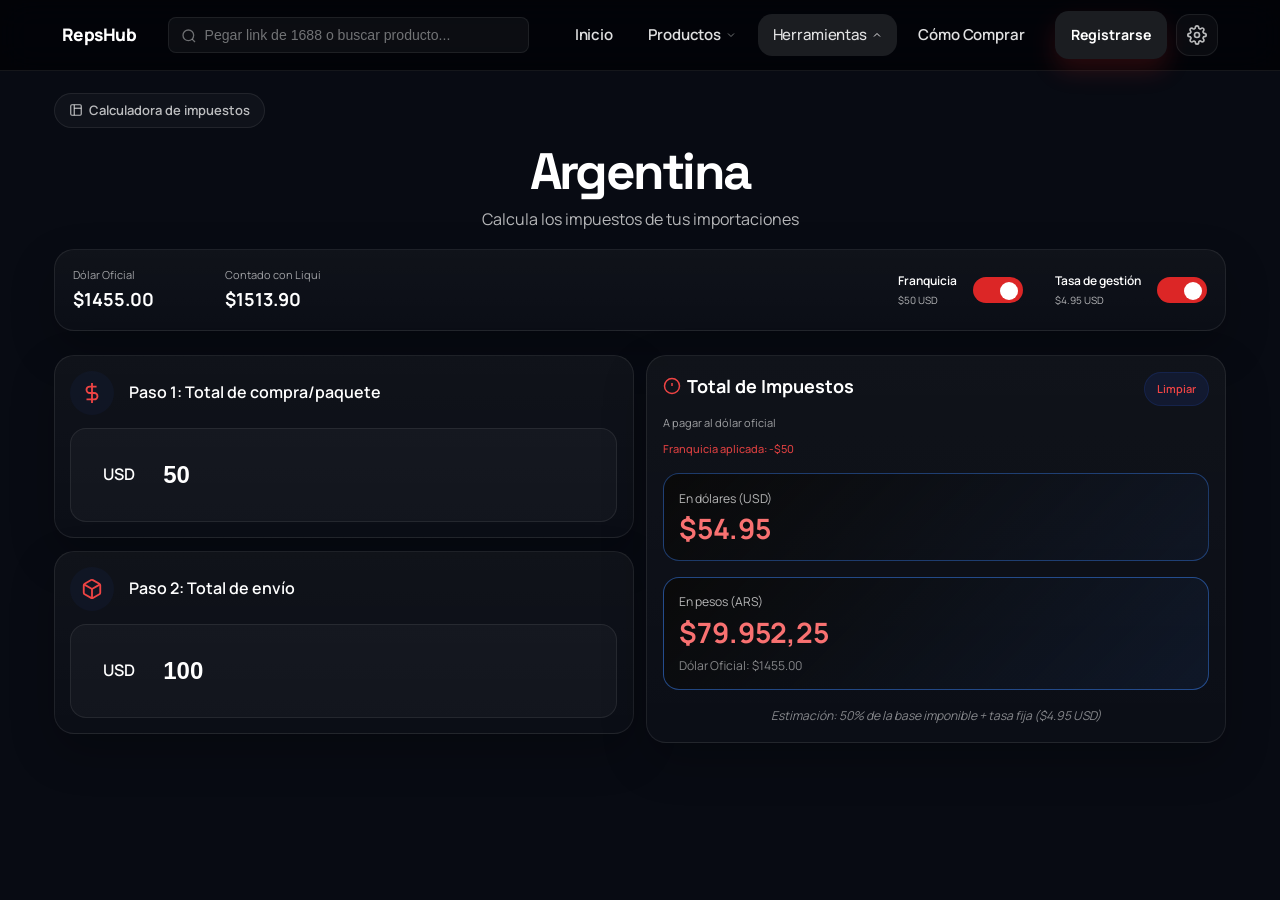
<file: impuestos.html>
<!DOCTYPE html>
<html lang="es">
<head>
    <!-- Google tag (gtag.js) -->
    <script async src="https://www.googletagmanager.com/gtag/js?id=G-0N938PXJ1R"></script>
    <script>
      window.dataLayer = window.dataLayer || [];
      function gtag(){dataLayer.push(arguments);}
      gtag('js', new Date());

      gtag('config', 'G-0N938PXJ1R');
    </script>

    <meta name="google-site-verification" content="3gY6H49qBjyQQ_dPReii5aDbsPjU2OV4VR_30p-vqHk" />
    <meta charset="UTF-8">
    <meta name="viewport" content="width=device-width, initial-scale=1.0, maximum-scale=5.0, user-scalable=yes">
    <meta name="description" content="RepsHub - Calculadora de impuestos para compras desde nuestro spreadsheet productos china. Calcula los impuestos de Argentina al importar productos desde China usando nuestro spreadsheet china. Herramienta gratuita con franquicia y tasa de gestión.">
    <meta name="keywords" content="spreadsheet, spreadsheet china, spreadsheet productos, impuestos china, calculadora impuestos, impuestos argentina, impuestos importacion china, calcular impuestos china, franquicia argentina, tasa gestion, impuestos compras china, importar china impuestos, repshub calculadora, spreadsheet productos china, impuestos spreadsheet china">
    <meta name="author" content="RepsHub">
    <meta name="robots" content="index, follow, max-image-preview:large, max-snippet:-1, max-video-preview:-1">
    <meta name="theme-color" content="#000000">
    <link rel="icon" type="image/png" href="favicon.png">
    <link rel="shortcut icon" type="image/png" href="favicon.png">
    <link rel="apple-touch-icon" href="favicon.png">
    <link rel="canonical" href="https://www.reps-hub.com/impuestos.html">
    
    <meta property="og:type" content="website">
    <meta property="og:url" content="https://www.reps-hub.com/impuestos.html">
    <meta property="og:title" content="Spreadsheet Productos China - Calculadora de Impuestos | RepsHub">
    <meta property="og:description" content="RepsHub te ayuda a calcular los impuestos de Argentina al importar productos desde nuestro spreadsheet productos china. Calculadora gratuita con franquicia y tasa de gestión.">
    <meta property="og:locale" content="es_AR">
    <meta property="og:site_name" content="RepsHub">
    <meta property="og:image" content="https://www.reps-hub.com/images/og-image.png">
    <meta property="og:image:width" content="1200">
    <meta property="og:image:height" content="630">
    <meta property="twitter:card" content="summary_large_image">
    <meta property="twitter:url" content="https://www.reps-hub.com/impuestos.html">
    <meta property="twitter:title" content="Spreadsheet Productos China - Calculadora de Impuestos">
    <meta property="twitter:description" content="Calcula los impuestos de Argentina al importar productos desde nuestro spreadsheet productos china.">
    <meta property="twitter:image" content="https://www.reps-hub.com/images/og-image.png">
    
    <title>Spreadsheet Productos China - Calculadora de Impuestos | RepsHub</title>
    
    <link rel="preconnect" href="https://api.bluelytics.com.ar" crossorigin>
    <link rel="preconnect" href="https://api-dolar-argentina.herokuapp.com" crossorigin>
    <link rel="preconnect" href="https://www.latamfinds.xyz" crossorigin>
    <link rel="dns-prefetch" href="https://api.bluelytics.com.ar">
    <link rel="dns-prefetch" href="https://api-dolar-argentina.herokuapp.com">
    <link rel="dns-prefetch" href="https://www.latamfinds.xyz">
    <link rel="preload" href="style.css" as="style">
    <link rel="stylesheet" href="style.css?v=16">
    <link rel="sitemap" type="application/xml" href="/sitemap.xml">
    <script type="application/ld+json">
    {
      "@context": "https://schema.org",
      "@type": "WebApplication",
      "name": "RepsHub - Calculadora de Impuestos para Compras desde China",
      "description": "RepsHub te ayuda a calcular los impuestos de Argentina al importar productos desde China. Calculadora gratuita con franquicia y tasa de gestión.",
      "url": "https://www.reps-hub.com/impuestos.html",
      "applicationCategory": "FinanceApplication",
      "operatingSystem": "Web Browser",
      "publisher": {
        "@type": "Organization",
        "name": "RepsHub"
      },
      "offers": {
        "@type": "Offer",
        "price": "0",
        "priceCurrency": "USD"
      }
    }
    </script>
    <script type="application/ld+json">
    {
      "@context": "https://schema.org",
      "@type": "BreadcrumbList",
      "itemListElement": [
        {
          "@type": "ListItem",
          "position": 1,
          "name": "RepsHub",
          "item": "https://www.reps-hub.com/"
        },
        {
          "@type": "ListItem",
          "position": 2,
          "name": "Calculadora de Impuestos",
          "item": "https://www.reps-hub.com/impuestos.html"
        }
      ]
    }
    </script>
</head>
<body>
    <!-- Header with Navigation -->
    <header class="header" id="header">
    <meta name="google-site-verification" content="3gY6H49qBjyQQ_dPReii5aDbsPjU2OV4VR_30p-vqHk" />
        <div class="container">
            <div class="header-content">
                <div class="logo">
                    <a href="index.html">RepsHub</a>
                </div>
                <form class="header-search-form" action="productos.html" method="get" role="search">
                    <label class="header-search-field" for="headerSearchGlobal">
                        <svg class="header-search-icon" width="18" height="18" viewBox="0 0 24 24" fill="none" stroke="currentColor" stroke-width="2" aria-hidden="true">
                            <circle cx="11" cy="11" r="8"></circle>
                            <path d="m21 21-4.35-4.35"></path>
                        </svg>
                        <input id="headerSearchGlobal" class="header-search-input" type="search" name="search" placeholder="Pegar link de 1688 o buscar producto..." autocomplete="off">
                    </label>
                </form>
                <nav class="nav" id="nav">
                    <ul class="nav-list">
                        <li><a href="index.html" class="nav-link">Inicio</a></li>
                        <li class="nav-dropdown">
                            <button class="nav-link nav-dropdown-toggle" type="button" aria-expanded="false">
                                <span>Productos</span>
                                <svg class="nav-dropdown-caret" viewBox="0 0 24 24" fill="none" stroke="currentColor" stroke-width="2" aria-hidden="true">
                                    <polyline points="6 9 12 15 18 9"></polyline>
                                </svg>
                            </button>
                            <div class="nav-dropdown-menu">
                                <a href="productos.html" class="nav-dropdown-link">Ver todo</a>
                                <a href="productos.html?category=calzado" class="nav-dropdown-link">Calzado</a>
                                <a href="productos.html?category=ropa-superior" class="nav-dropdown-link">Ropa superior</a>
                                <a href="productos.html?category=ropa-inferior" class="nav-dropdown-link">Ropa inferior</a>
                                <a href="productos.html?category=accesorios" class="nav-dropdown-link">Accesorios</a>
                                <a href="productos.html?category=conjuntos" class="nav-dropdown-link">Conjuntos</a>
                                <a href="sellers.html" class="nav-dropdown-link">Sellers</a>
                            </div>
                        </li>
                        <li class="nav-dropdown">
                            <button class="nav-link nav-dropdown-toggle" type="button" aria-expanded="false">
                                <span>Herramientas</span>
                                <svg class="nav-dropdown-caret" viewBox="0 0 24 24" fill="none" stroke="currentColor" stroke-width="2" aria-hidden="true">
                                    <polyline points="6 9 12 15 18 9"></polyline>
                                </svg>
                            </button>
                            <div class="nav-dropdown-menu">
                                <a href="batches.html" class="nav-dropdown-link">Batches</a>
                                <a href="crypto.html" class="nav-dropdown-link">Crypto</a>
                                <a href="impuestos.html" class="nav-dropdown-link">Calculadora</a>
                                <a href="peso.html" class="nav-dropdown-link">Estimador de Peso</a>
                            </div>
                        </li>
                        <li><a href="como-comprar.html" class="nav-link">Cómo Comprar</a></li>
                            <!-- Solo en móvil, el botón de registrarse -->
                            <li class="nav-mobile-register">
                                <a href="https://ikako.vip/r/gonza" target="_blank" rel="noopener noreferrer" class="btn-register-mobile">Registrarse en KakoBuy</a>
                            </li>
                        </ul>
                    <div class="header-actions">
                        <a href="https://ikako.vip/r/gonza" target="_blank" rel="noopener noreferrer" class="btn-register">Registrarse</a>
                        <button class="theme-toggle" id="themeToggle" aria-label="Cambiar tema">
                            <svg class="theme-icon theme-icon-sun" width="18" height="18" viewBox="0 0 24 24" fill="none" stroke="currentColor" stroke-width="2" stroke-linecap="round" stroke-linejoin="round">
                                <circle cx="12" cy="12" r="5"></circle>
                                <line x1="12" y1="1" x2="12" y2="3"></line>
                                <line x1="12" y1="21" x2="12" y2="23"></line>
                                <line x1="4.22" y1="4.22" x2="5.64" y2="5.64"></line>
                                <line x1="18.36" y1="18.36" x2="19.78" y2="19.78"></line>
                                <line x1="1" y1="12" x2="3" y2="12"></line>
                                <line x1="21" y1="12" x2="23" y2="12"></line>
                                <line x1="4.22" y1="19.78" x2="5.64" y2="18.36"></line>
                                <line x1="18.36" y1="5.64" x2="19.78" y2="4.22"></line>
                            </svg>
                            <svg class="theme-icon theme-icon-moon" width="18" height="18" viewBox="0 0 24 24" fill="none" stroke="currentColor" stroke-width="2" stroke-linecap="round" stroke-linejoin="round">
                                <path d="M21 12.79A9 9 0 1 1 11.21 3 7 7 0 0 0 21 12.79z"></path>
                            </svg>
                        </button>
                        <button class="config-toggle" id="configToggle" aria-label="Configuración">
                            <svg width="20" height="20" viewBox="0 0 24 24" fill="none" stroke="currentColor" stroke-width="2" stroke-linecap="round" stroke-linejoin="round">
                                <circle cx="12" cy="12" r="3"></circle>
                                <path d="M19.4 15a1.65 1.65 0 0 0 .33 1.82l.06.06a2 2 0 0 1 0 2.83 2 2 0 0 1-2.83 0l-.06-.06a1.65 1.65 0 0 0-1.82-.33 1.65 1.65 0 0 0-1 1.51V21a2 2 0 0 1-2 2 2 2 0 0 1-2-2v-.09a1.65 1.65 0 0 0-1-1.51 1.65 1.65 0 0 0-1.82.33l-.06.06a2 2 0 0 1-2.83 0 2 2 0 0 1 0-2.83l.06-.06A1.65 1.65 0 0 0 4.6 15a1.65 1.65 0 0 0-1.51-1H3a2 2 0 0 1-2-2 2 2 0 0 1 2-2h.09A1.65 1.65 0 0 0 4.6 9a1.65 1.65 0 0 0-.33-1.82l-.06-.06a2 2 0 0 1 0-2.83 2 2 0 0 1 2.83 0l.06.06A1.65 1.65 0 0 0 9 4.6a1.65 1.65 0 0 0 1-1.51V3a2 2 0 0 1 2-2 2 2 0 0 1 2 2v.09a1.65 1.65 0 0 0 1 1.51 1.65 1.65 0 0 0 1.82-.33l.06-.06a2 2 0 0 1 2.83 0 2 2 0 0 1 0 2.83l-.06.06A1.65 1.65 0 0 0 19.4 9a1.65 1.65 0 0 0 1.51 1H21a2 2 0 0 1 2 2 2 2 0 0 1-2 2h-.09a1.65 1.65 0 0 0-1.51 1z"></path>
                            </svg>
                        </button>
                    </div>
                    <button class="mobile-menu-toggle" id="mobileMenuToggle" aria-label="Alternar menú">
                        <span></span>
                        <span></span>
                        <span></span>
                    </button>
                </nav>
            </div>
        </div>
    </header>

    <!-- Tax Calculator Section -->
    <section class="tax-calculator-section">
        <div class="calculator-wrapper">
            <!-- Header Pill -->
            <div class="calculator-badge">
                <svg width="16" height="16" viewBox="0 0 24 24" fill="none" stroke="currentColor" stroke-width="2">
                    <rect x="3" y="3" width="18" height="18" rx="2" ry="2"/>
                    <line x1="9" y1="3" x2="9" y2="21"/>
                    <line x1="9" y1="9" x2="21" y2="9"/>
                </svg>
                <span>Calculadora de impuestos</span>
            </div>
            
            <!-- Main Title -->
            <h1 class="calculator-main-title">Argentina</h1>
            <p class="calculator-main-subtitle">Calcula los impuestos de tus importaciones</p>
            
            <!-- Exchange Rates Card with Toggles -->
            <div class="exchange-rates-card">
                <!-- Left: Exchange Rates -->
                <div class="exchange-rates-left">
                    <div class="exchange-rate-item">
                        <span class="exchange-label">Dólar Oficial</span>
                        <span class="exchange-value" id="dolarOficial">$1455.00</span>
                    </div>
                    <div class="exchange-rate-item">
                        <span class="exchange-label">Contado con Liqui</span>
                        <span class="exchange-value" id="contadoLiqui">$1513.90</span>
                    </div>
                </div>
                
                <!-- Right: Toggles -->
                <div class="exchange-rates-right">
                    <!-- Franquicia Toggle -->
                    <div class="inline-toggle-item">
                        <div class="inline-toggle-info">
                            <span class="inline-toggle-label">Franquicia</span>
                            <span class="inline-toggle-subtitle">$50 USD</span>
                        </div>
                        <label class="toggle-switch">
                            <input type="checkbox" id="toggleFranquicia" checked>
                            <span class="toggle-slider"></span>
                        </label>
                    </div>
                    
                    <!-- Tasa de gestión Toggle -->
                    <div class="inline-toggle-item">
                        <div class="inline-toggle-info">
                            <span class="inline-toggle-label">Tasa de gestión</span>
                            <span class="inline-toggle-subtitle">$4.95 USD</span>
                        </div>
                        <label class="toggle-switch">
                            <input type="checkbox" id="toggleTasaGestion" checked>
                            <span class="toggle-slider"></span>
                        </label>
                    </div>
                </div>
            </div>
            
            <!-- Calculator Main Container -->
            <div class="calculator-main-container">
                <!-- Left Column: Inputs -->
                <div class="calculator-inputs-column">
                    <!-- Paso 1: Compra -->
                    <div class="input-step-card">
                        <div class="step-header">
                            <div class="step-icon">
                                <svg width="24" height="24" viewBox="0 0 24 24" fill="none" stroke="currentColor" stroke-width="2">
                                    <line x1="12" y1="1" x2="12" y2="23"/>
                                    <path d="M17 5H9.5a3.5 3.5 0 0 0 0 7h5a3.5 3.5 0 0 1 0 7H6"/>
                                </svg>
                            </div>
                            <span class="step-label">Paso 1: Total de compra/paquete</span>
                        </div>
                        <div class="step-input-wrapper">
                            <span class="input-currency">USD</span>
                            <input type="number" id="compraUSD" class="step-input" placeholder="0" step="0.01" min="0" value="50">
                        </div>
                    </div>
                    
                    <!-- Paso 2: Envío -->
                    <div class="input-step-card">
                        <div class="step-header">
                            <div class="step-icon">
                                <svg width="24" height="24" viewBox="0 0 24 24" fill="none" stroke="currentColor" stroke-width="2">
                                    <path d="M21 16V8a2 2 0 0 0-1-1.73l-7-4a2 2 0 0 0-2 0l-7 4A2 2 0 0 0 3 8v8a2 2 0 0 0 1 1.73l7 4a2 2 0 0 0 2 0l7-4A2 2 0 0 0 21 16z"/>
                                    <polyline points="3.27 6.96 12 12.01 20.73 6.96"/>
                                    <line x1="12" y1="22.08" x2="12" y2="12"/>
                                </svg>
                            </div>
                            <span class="step-label">Paso 2: Total de envío</span>
                        </div>
                        <div class="step-input-wrapper">
                            <span class="input-currency">USD</span>
                            <input type="number" id="envioUSD" class="step-input" placeholder="0" step="0.01" min="0" value="100">
                        </div>
                    </div>
                </div>
                
                <!-- Right Column: Results -->
                <div class="calculator-results-column">
                    <div class="results-card">
                        <div class="results-header">
                            <div class="results-title-wrapper">
                                <svg width="20" height="20" viewBox="0 0 24 24" fill="none" stroke="currentColor" stroke-width="2">
                                    <circle cx="12" cy="12" r="10"/>
                                    <line x1="12" y1="8" x2="12" y2="12"/>
                                    <line x1="12" y1="16" x2="12.01" y2="16"/>
                                </svg>
                                <h3 class="results-title">Total de Impuestos</h3>
                            </div>
                            <button id="limpiarCalc" class="btn-clear-calc">Limpiar</button>
                        </div>
                        <p class="results-subtitle">A pagar al dólar oficial</p>
                        
                        <!-- Franquicia Status -->
                        <p class="franquicia-status" id="franquiciaStatus">Franquicia no aplicada</p>
                        
                        <!-- USD Result -->
                        <div class="result-box result-box-usd">
                            <span class="result-box-label">En dólares (USD)</span>
                            <span class="result-box-value" id="impuestosUSD">$0.00</span>
                        </div>
                        
                        <!-- ARS Result -->
                        <div class="result-box result-box-ars">
                            <span class="result-box-label">En pesos (ARS)</span>
                            <span class="result-box-value" id="impuestosARS">$0.00</span>
                            <span class="result-box-note" id="dolarOficialNote">Dólar Oficial: $1455.00</span>
                        </div>
                        
                        <!-- Calculation Summary -->
                        <p class="calculation-summary" id="calculationSummary">Estimación: 50% del total + tasa fija (si aplica)</p>
                    </div>
                </div>
            </div>
            
        </div>
    </section>

    <!-- Footer -->
    <!-- Configuration Panel -->
    <div class="config-panel" id="configPanel">
        <div class="config-panel-content">
            <!-- Main menu -->
            <div class="pref-main" id="prefMain">
                <div class="pref-title">Preferences</div>
                <button class="pref-row" data-pref-target="prefTheme">
                    <span class="pref-row-label">Tema</span>
                    <span class="pref-row-value">
                        <span id="currentThemeLabel">🌙 Oscuro</span>
                        <svg width="16" height="16" viewBox="0 0 24 24" fill="none" stroke="currentColor" stroke-width="2"><polyline points="9 18 15 12 9 6"/></svg>
                    </span>
                </button>
                <button class="pref-row" data-pref-target="prefAgent">
                    <span class="pref-row-label">Agent</span>
                    <span class="pref-row-value">
                        <img id="currentAgentIcon" src="images/kakobuylogo.png" style="width:16px;height:16px;border-radius:2px;object-fit:contain;">
                        <span id="currentAgentLabel">KakoBuy</span>
                        <svg width="16" height="16" viewBox="0 0 24 24" fill="none" stroke="currentColor" stroke-width="2"><polyline points="9 18 15 12 9 6"/></svg>
                    </span>
                </button>
                <button class="pref-row" data-pref-target="prefCurrency">
                    <span class="pref-row-label">Moneda</span>
                    <span class="pref-row-value">
                        <span id="currentCurrencyLabel">¥ CNY</span>
                        <svg width="16" height="16" viewBox="0 0 24 24" fill="none" stroke="currentColor" stroke-width="2"><polyline points="9 18 15 12 9 6"/></svg>
                    </span>
                </button>            <!-- Theme sub-panel -->
            <div class="pref-sub" id="prefTheme">
                <button class="pref-back" data-pref-back><svg width="16" height="16" viewBox="0 0 24 24" fill="none" stroke="currentColor" stroke-width="2"><polyline points="15 18 9 12 15 6"/></svg> Tema</button>
                <button class="pref-option" data-theme-val="light"><span>☀️ Claro</span><svg class="pref-check" width="16" height="16" viewBox="0 0 24 24" fill="none" stroke="currentColor" stroke-width="3"><polyline points="20 6 9 17 4 12"/></svg></button>
                <button class="pref-option active" data-theme-val="dark"><span>🌙 Oscuro</span><svg class="pref-check" width="16" height="16" viewBox="0 0 24 24" fill="none" stroke="currentColor" stroke-width="3"><polyline points="20 6 9 17 4 12"/></svg></button>
            </div>
            <!-- Agent sub-panel -->
            <div class="pref-sub" id="prefAgent">
                <button class="pref-back" data-pref-back><svg width="16" height="16" viewBox="0 0 24 24" fill="none" stroke="currentColor" stroke-width="2"><polyline points="15 18 9 12 15 6"/></svg> Agent</button>
                <button class="pref-option" data-agent="LitBuy"><span><img src="images/Litbuy_logo.png" class="pref-agent-icon"> LitBuy</span><svg class="pref-check" width="16" height="16" viewBox="0 0 24 24" fill="none" stroke="currentColor" stroke-width="3"><polyline points="20 6 9 17 4 12"/></svg></button>
                <button class="pref-option active" data-agent="KakoBuy"><span><img src="images/kakobuylogo.png" class="pref-agent-icon"> KakoBuy</span><svg class="pref-check" width="16" height="16" viewBox="0 0 24 24" fill="none" stroke="currentColor" stroke-width="3"><polyline points="20 6 9 17 4 12"/></svg></button>
                <button class="pref-option" data-agent="Hubbuy"><span><img src="hubbuy-logo.png" class="pref-agent-icon"> Hubbuy</span><svg class="pref-check" width="16" height="16" viewBox="0 0 24 24" fill="none" stroke="currentColor" stroke-width="3"><polyline points="20 6 9 17 4 12"/></svg></button>
                <button class="pref-option" data-agent="MuleBuy"><span><span class="pref-agent-icon" style="background:#16a34a;color:#fff;display:inline-flex;align-items:center;justify-content:center;font-size:9px;font-weight:700;">M</span> MuleBuy</span><svg class="pref-check" width="16" height="16" viewBox="0 0 24 24" fill="none" stroke="currentColor" stroke-width="3"><polyline points="20 6 9 17 4 12"/></svg></button>
                <button class="pref-option" data-agent="CssBuy"><span><img src="images/cssbuy%20logo.png" class="pref-agent-icon"> CssBuy</span><svg class="pref-check" width="16" height="16" viewBox="0 0 24 24" fill="none" stroke="currentColor" stroke-width="3"><polyline points="20 6 9 17 4 12"/></svg></button>
                <button class="pref-option" data-agent="OOPBuy"><span><img src="images/oopbuylogo.png" class="pref-agent-icon"> OopBuy</span><svg class="pref-check" width="16" height="16" viewBox="0 0 24 24" fill="none" stroke="currentColor" stroke-width="3"><polyline points="20 6 9 17 4 12"/></svg></button>
            </div>
            <!-- Currency sub-panel -->
            <div class="pref-sub" id="prefCurrency">
                <button class="pref-back" data-pref-back><svg width="16" height="16" viewBox="0 0 24 24" fill="none" stroke="currentColor" stroke-width="2"><polyline points="15 18 9 12 15 6"/></svg> Moneda</button>
                <button class="pref-option" data-currency="USD"><span>$ USD</span><svg class="pref-check" width="16" height="16" viewBox="0 0 24 24" fill="none" stroke="currentColor" stroke-width="3"><polyline points="20 6 9 17 4 12"/></svg></button>
                <button class="pref-option active" data-currency="CNY"><span>¥ CNY</span><svg class="pref-check" width="16" height="16" viewBox="0 0 24 24" fill="none" stroke="currentColor" stroke-width="3"><polyline points="20 6 9 17 4 12"/></svg></button>
                <button class="pref-option" data-currency="ARS"><span>$ ARS</span><svg class="pref-check" width="16" height="16" viewBox="0 0 24 24" fill="none" stroke="currentColor" stroke-width="3"><polyline points="20 6 9 17 4 12"/></svg></button>
                <button class="pref-option" data-currency="CLP"><span>$ CLP</span><svg class="pref-check" width="16" height="16" viewBox="0 0 24 24" fill="none" stroke="currentColor" stroke-width="3"><polyline points="20 6 9 17 4 12"/></svg></button>
            </div>
        </div>
    </div>

    <!-- HUBBUY Promotional Modal -->
    <div class="promo-modal" id="promoModal">
        <div class="promo-modal-backdrop"></div>
        <div class="promo-modal-content">
            <button class="promo-modal-close" id="promoModalClose" aria-label="Cerrar">×</button>
            <div class="promo-modal-logo">
                <img src="hubbuy-logo.png" alt="HUBBUY Logo" class="hubbuy-logo-img">
            </div>
            <p class="promo-modal-message">🎁 ¡Regístrate y obtén tu cupón de $500 — oferta por tiempo limitado!</p>
            <a href="https://www.hubbuycn.com/0O40qL00" target="_blank" rel="noopener noreferrer" class="promo-modal-btn">Registrarse</a>
            <p class="promo-modal-tip">Tip: Puedes cerrar este popup en cualquier momento con el botón ×</p>
        </div>
    </div>

    <!-- 
        ⚠️ CÓDIGO PROTEGIDO ⚠️
        Este código está protegido y solo funciona desde dominios autorizados.
        Copiar este código no garantiza su funcionamiento fuera del entorno autorizado.
        Todas las solicitudes a la base de datos requieren validación de dominio mediante API.
    -->
    <!-- Cargar tema antes de renderizar para evitar flash -->
    <script>
        (function() {
            const savedTheme = localStorage.getItem('selectedTheme') || 'dark';
            document.documentElement.setAttribute('data-theme', savedTheme);
        })();
    </script>
    <script defer src="script.js?v=16"></script>
</body>
</html>
</file>
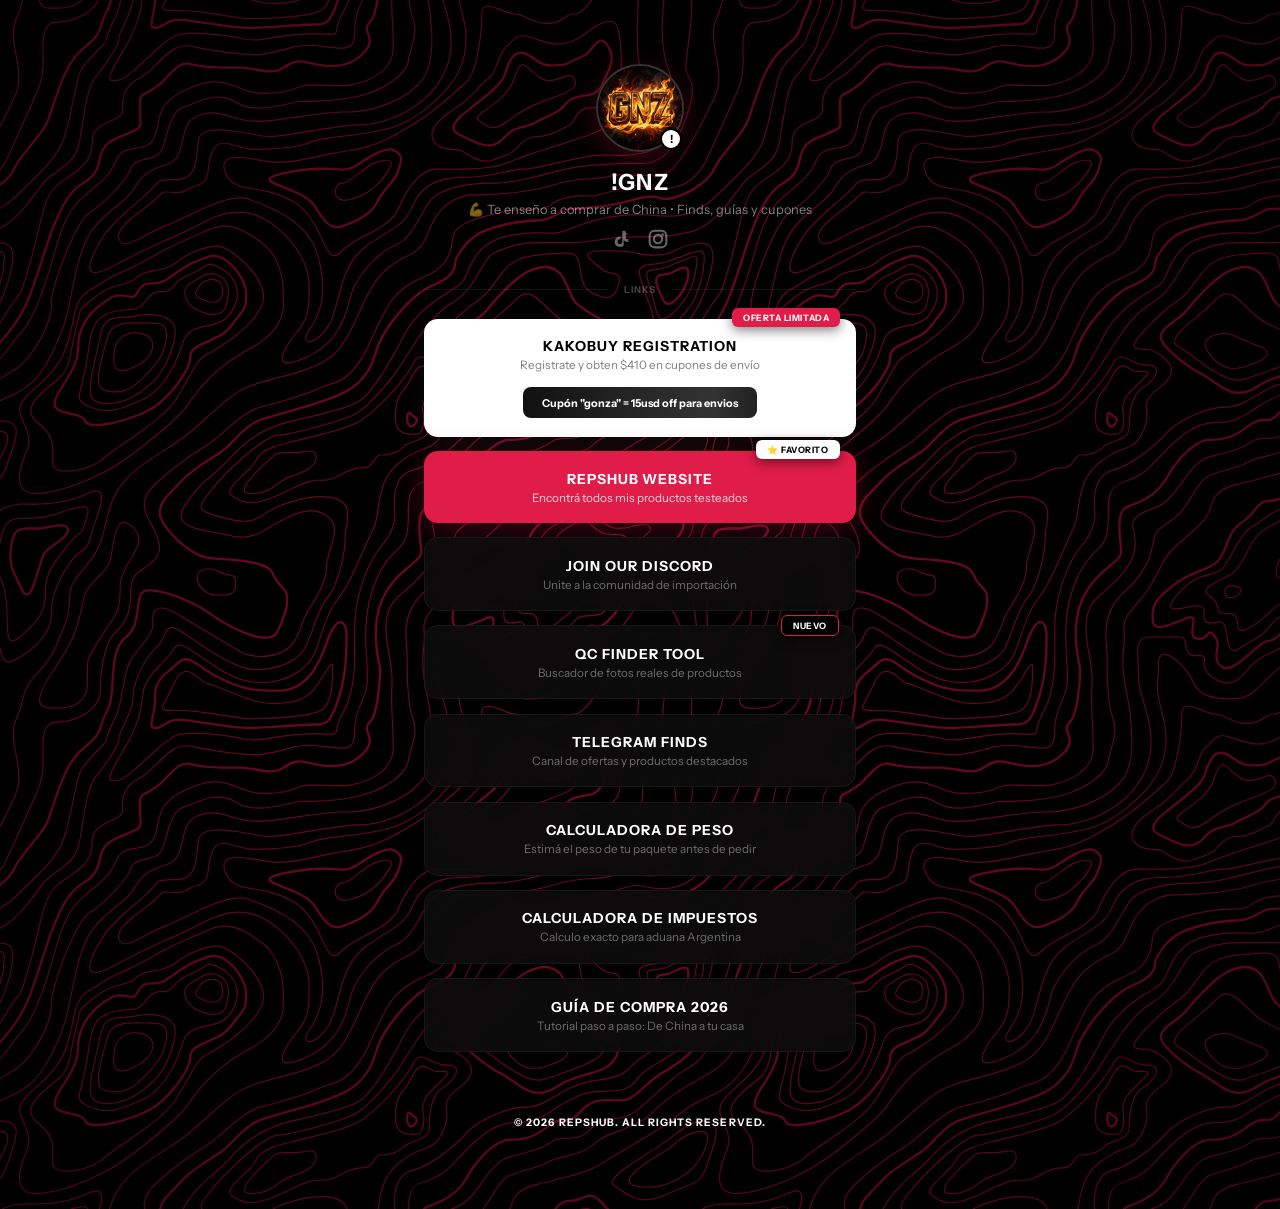
<file: links.html>
<!DOCTYPE html>
<html lang="es">
<head>
    <!-- Google tag (gtag.js) -->
    <script async src="https://www.googletagmanager.com/gtag/js?id=G-0N938PXJ1R"></script>
    <script>
      window.dataLayer = window.dataLayer || [];
      function gtag(){dataLayer.push(arguments);}
      gtag('js', new Date());

      gtag('config', 'G-0N938PXJ1R');
    </script>

    <meta name="google-site-verification" content="3gY6H49qBjyQQ_dPReii5aDbsPjU2OV4VR_30p-vqHk" />
    <meta charset="UTF-8">
    <meta name="viewport" content="width=device-width, initial-scale=1.0, maximum-scale=5.0, user-scalable=yes">
    <meta name="description" content="Links y recursos útiles de RepsHub. Discord, redes sociales, herramientas de compra y más.">
    <title>Links | RepsHub</title>
    <link rel="icon" type="image/png" href="favicon.png">
    <link rel="preconnect" href="https://fonts.googleapis.com">
    <link rel="preconnect" href="https://fonts.gstatic.com" crossorigin>
    <link href="https://fonts.googleapis.com/css2?family=Instrument+Sans:wght@400;500;600;700;800&display=swap" rel="stylesheet">
    <style>
    /* =====================================================
       LINKS PAGE — ANIMATED, CENTERED & RESPONSIVE
    ===================================================== */

    /* ---- Keyframes ---- */
    @keyframes fadeInUp {
        from { opacity: 0; transform: translateY(28px); }
        to   { opacity: 1; transform: translateY(0); }
    }
    @keyframes fadeInDown {
        from { opacity: 0; transform: translateY(-20px); }
        to   { opacity: 1; transform: translateY(0); }
    }
    @keyframes pulse-ring {
        0%   { box-shadow: 0 0 0 0 rgba(223,29,72,0.55); }
        70%  { box-shadow: 0 0 0 12px rgba(223,29,72,0); }
        100% { box-shadow: 0 0 0 0 rgba(223,29,72,0); }
    }
    @keyframes shimmer {
        0%   { background-position: -200% center; }
        100% { background-position:  200% center; }
    }
    @keyframes float {
        0%, 100% { transform: translateY(0px); }
        50%       { transform: translateY(-6px); }
    }
    @keyframes glow-pulse {
        0%, 100% { opacity: 0.45; }
        50%       { opacity: 0.65; }
    }
    @keyframes badge-pop {
        0%   { transform: scale(0) rotate(-10deg); opacity: 0; }
        70%  { transform: scale(1.15) rotate(3deg); }
        100% { transform: scale(1) rotate(0deg); opacity: 1; }
    }

    /* ---- Base ---- */
    * { margin: 0; padding: 0; box-sizing: border-box; }
    body {
        background-color: #000;
        color: #fff;
        font-family: 'Instrument Sans', sans-serif;
        overflow-x: hidden;
        min-height: 100vh;
    }

    /* ---- Page Layout ---- */
    .lk-page {
        min-height: 100vh;
        width: 100%;
        position: relative;
        display: flex;
        justify-content: center;
    }

    /* Topography SVG layer */
    .lk-page::before {
        content: '';
        position: absolute;
        inset: 0;
        background-image: url('topography.svg');
        background-size: 700px;
        opacity: 0.45;
        filter: brightness(0) saturate(100%) invert(21%) sepia(85%) saturate(4646%) hue-rotate(338deg) brightness(120%) contrast(110%);
        pointer-events: none;
        z-index: 0;
        animation: glow-pulse 4s ease-in-out infinite;
    }

    /* Vignette overlay */
    .lk-page::after {
        content: '';
        position: absolute;
        inset: 0;
        background: radial-gradient(circle at center, transparent 0%, rgba(0,0,0,0.35) 100%);
        pointer-events: none;
        z-index: 0;
    }

    .lk-wrapper {
        position: relative;
        z-index: 1;
        max-width: 480px;
        width: 100%;
        padding: 4rem 1.5rem 5rem;
        text-align: center;
    }

    /* ---- Profile ---- */
    .lk-profile-header {
        display: flex;
        flex-direction: column;
        align-items: center;
        gap: 1rem;
        margin-bottom: 2.2rem;
        animation: fadeInUp 0.7s ease 0.1s both;
    }
    .lk-avatar-wrap {
        position: relative;
        width: 88px;
        height: 88px;
        animation: float 3.5s ease-in-out infinite;
    }
    .lk-avatar {
        width: 100%; height: 100%;
        border-radius: 50%;
        overflow: hidden;
        border: 2px solid rgba(255,255,255,0.15);
        box-shadow: 0 8px 30px rgba(223,29,72,0.25);
        background: #111;
    }
    .lk-avatar img { width: 100%; height: 100%; object-fit: cover; transition: transform 0.4s ease; }
    .lk-avatar-wrap:hover .lk-avatar img { transform: scale(1.08); }
    .lk-avatar-status {
        position: absolute; bottom: 2px; right: 2px;
        background: #fff; color: #000;
        width: 22px; height: 22px;
        border-radius: 50%;
        display: flex; align-items: center; justify-content: center;
        font-size: 11px; font-weight: 900;
        border: 2px solid #000;
        animation: pulse-ring 2s ease-out infinite;
    }
    .lk-profile-name {
        font-size: 1.4rem; font-weight: 800;
        color: #fff; margin: 0;
        text-transform: uppercase; letter-spacing: 0.06em;
    }
    .lk-profile-bio {
        color: rgba(255,255,255,0.5);
        font-size: 0.8rem; line-height: 1.5;
        margin: 4px 0 0;
    }
    .lk-socials {
        display: flex; gap: 1rem;
        justify-content: center;
        margin-top: 0.6rem;
    }
    .lk-social-icon {
        color: rgba(255,255,255,0.4);
        transition: all 0.3s ease;
        display: flex;
    }
    .lk-social-icon:hover {
        color: #fff;
        transform: scale(1.2) translateY(-2px);
        filter: drop-shadow(0 0 6px rgba(223,29,72,0.6));
    }

    /* ---- Divider ---- */
    .lk-divider {
        display: flex; align-items: center; gap: 1rem;
        margin-bottom: 1.5rem;
        animation: fadeInDown 0.5s ease 0.25s both;
    }
    .lk-divider::before, .lk-divider::after {
        content: ''; flex: 1; height: 1px;
        background: rgba(255,255,255,0.08);
    }
    .lk-divider span {
        font-size: 0.6rem; font-weight: 800;
        letter-spacing: 0.12em; text-transform: uppercase;
        color: rgba(255,255,255,0.25);
    }

    /* ---- Cards ---- */
    .lk-cards { display: flex; flex-direction: column; gap: 0.9rem; }

    .lk-card {
        display: block; position: relative;
        text-decoration: none;
        padding: 1.15rem 1.4rem;
        border-radius: 14px;
        text-align: center;
        transition: all 0.35s cubic-bezier(0.2, 1, 0.3, 1);
        opacity: 0;
        animation: fadeInUp 0.55s ease forwards;
    }
    .lk-cards .lk-card:nth-child(1) { animation-delay: 0.3s; }
    .lk-cards .lk-card:nth-child(2) { animation-delay: 0.42s; }
    .lk-cards .lk-card:nth-child(3) { animation-delay: 0.54s; }
    .lk-cards .lk-card:nth-child(4) { animation-delay: 0.66s; }
    .lk-cards .lk-card:nth-child(5) { animation-delay: 0.78s; }
    .lk-cards .lk-card:nth-child(6) { animation-delay: 0.90s; }
    .lk-cards .lk-card:nth-child(7) { animation-delay: 1.02s; }
    .lk-cards .lk-card:nth-child(8) { animation-delay: 1.14s; }

    .lk-card-title {
        font-size: 0.87rem; font-weight: 800;
        text-transform: uppercase; letter-spacing: 0.07em;
        margin-bottom: 0.25rem;
    }
    .lk-card-desc { font-size: 0.73rem; color: rgba(255,255,255,0.4); margin: 0; }

    /* White card */
    .lk-card-white { background: #fff; color: #000; box-shadow: 0 4px 20px rgba(255,255,255,0.05); }
    .lk-card-white .lk-card-desc { color: rgba(0,0,0,0.5); }
    .lk-card-white:hover { transform: translateY(-5px) scale(1.015); box-shadow: 0 16px 40px rgba(255,255,255,0.12); }

    .lk-card-btn {
        display: inline-block;
        font-size: 0.68rem; font-weight: 800;
        padding: 0.55rem 1.2rem;
        border-radius: 8px; margin-top: 0.9rem;
        color: #fff;
        background: linear-gradient(90deg, #111 0%, #333 40%, #111 60%, #111 100%);
        background-size: 200% auto;
        animation: shimmer 2.5s linear infinite;
        transition: transform 0.2s ease;
    }
    .lk-card-btn:hover { transform: scale(1.05); }

    /* Red card */
    .lk-card-red {
        background: #df1d48; color: #fff;
        box-shadow: 0 6px 30px rgba(223,29,72,0.3);
    }
    .lk-card-red .lk-card-desc { color: rgba(255,255,255,0.8); }
    .lk-card-red:hover {
        transform: translateY(-6px) scale(1.02);
        box-shadow: 0 14px 50px rgba(223,29,72,0.5);
    }

    /* Dark card */
    .lk-card-dark {
        background: rgba(15,15,15,0.75);
        backdrop-filter: blur(10px);
        -webkit-backdrop-filter: blur(10px);
        border: 1px solid rgba(255,255,255,0.05);
        color: #fff;
    }
    .lk-card-dark:hover {
        background: rgba(25,25,25,0.95);
        border-color: rgba(223,29,72,0.45);
        transform: translateY(-4px);
        box-shadow: 0 12px 30px rgba(0,0,0,0.4), 0 0 0 1px rgba(223,29,72,0.15);
    }

    /* Badges */
    .lk-card-badge {
        position: absolute; top: -11px; right: 16px;
        padding: 0.25rem 0.7rem; border-radius: 6px;
        font-size: 0.55rem; font-weight: 900;
        text-transform: uppercase; letter-spacing: 0.06em;
        z-index: 2; box-shadow: 0 3px 12px rgba(0,0,0,0.5);
        opacity: 0;
        animation: badge-pop 0.5s cubic-bezier(0.34,1.56,0.64,1) forwards;
    }
    .lk-cards .lk-card:nth-child(1) .lk-card-badge { animation-delay: 0.65s; }
    .lk-cards .lk-card:nth-child(2) .lk-card-badge { animation-delay: 0.77s; }
    .lk-cards .lk-card:nth-child(4) .lk-card-badge { animation-delay: 1.01s; }
    .badge-red    { background: #df1d48; color: #fff; }
    .badge-white  { background: #fff; color: #000; }
    .badge-outline{ background: #000; color: #fff; border: 1px solid #df1d48; }

    /* ---- Footer ---- */
    .lk-footer {
        margin-top: 4rem;
        opacity: 0.3;
        font-size: 0.65rem; font-weight: 700;
        letter-spacing: 0.1em; color: #fff;
        animation: fadeInUp 0.6s ease 1.4s both;
    }

    /* ---- Responsive ---- */
    @media (max-width: 480px) {
        .lk-wrapper { padding: 3rem 1rem 4rem; }
        .lk-card { padding: 1rem; }
        .lk-card-title { font-size: 0.82rem; }
    }
    </style>
</head>
<body>
    <div class="lk-page">
        <div class="lk-wrapper">

            <!-- Profile -->
            <div class="lk-profile-header">
                <div class="lk-avatar-wrap">
                    <div class="lk-avatar">
                        <img src="images/gnz-logo.png" alt="!GNZ" onerror="this.parentElement.innerHTML='R'">
                    </div>
                    <div class="lk-avatar-status">!</div>
                </div>
                <div>
                    <p class="lk-profile-name">!GNZ</p>
                    <p class="lk-profile-bio">💪 Te enseño a comprar de China • Finds, guías y cupones</p>
                    <div class="lk-socials">
                        <a href="https://www.tiktok.com/@rxpsog" target="_blank" class="lk-social-icon">
                            <svg width="20" height="20" fill="currentColor" viewBox="0 0 24 24"><path d="M19.59 6.69a4.83 4.83 0 01-3.77-4.25V2h-3.45v13.67a2.89 2.89 0 01-2.88 2.5 2.89 2.89 0 01-2.89-2.89 2.89 2.89 0 012.89-2.89c.28 0 .54.04.79.1v-3.5a6.37 6.37 0 00-.79-.05A6.34 6.34 0 003.15 15.2a6.34 6.34 0 0010.86 4.48V13.4a8.16 8.16 0 005.58 2.2v-3.46a4.85 4.85 0 01-3-.77V6.69z"/></svg>
                        </a>
                        <a href="https://www.instagram.com/gonzacuevas_" target="_blank" class="lk-social-icon">
                            <svg width="20" height="20" fill="none" stroke="currentColor" stroke-width="2.5" viewBox="0 0 24 24"><rect x="2" y="2" width="20" height="20" rx="6"/><circle cx="12" cy="12" r="5"/><circle cx="17.5" cy="6.5" r="1.5" fill="currentColor" stroke="none"/></svg>
                        </a>
                    </div>
                </div>
            </div>

            <div class="lk-divider"><span>Links</span></div>

            <!-- Cards -->
            <div class="lk-cards">

                <a href="https://ikako.vip/r/gonza" target="_blank" class="lk-card lk-card-white">
                    <span class="lk-card-badge badge-red">Oferta Limitada</span>
                    <div class="lk-card-title">KakoBuy Registration</div>
                    <p class="lk-card-desc">Registrate y obten $410 en cupones de envío</p>
                    <div class="lk-card-btn">Cupón "gonza" = 15usd off para envios</div>
                </a>

                <a href="index.html" class="lk-card lk-card-red">
                    <span class="lk-card-badge badge-white">⭐ FAVORITO</span>
                    <div class="lk-card-title">RepsHub Website</div>
                    <p class="lk-card-desc">Encontrá todos mis productos testeados</p>
                </a>

                <a href="https://discord.com/invite/repshub" target="_blank" class="lk-card lk-card-dark">
                    <div class="lk-card-title">Join Our Discord</div>
                    <p class="lk-card-desc">Unite a la comunidad de importación</p>
                </a>

                <a href="https://www.uufinds.com/qcfinds?referralCode=9VNFp24j" target="_blank" class="lk-card lk-card-dark">
                    <span class="lk-card-badge badge-outline">NUEVO</span>
                    <div class="lk-card-title">QC Finder Tool</div>
                    <p class="lk-card-desc">Buscador de fotos reales de productos</p>
                </a>

                <a href="https://t.me/+ibjfw2WISF44NDcx" target="_blank" class="lk-card lk-card-dark">
                    <div class="lk-card-title">Telegram Finds</div>
                    <p class="lk-card-desc">Canal de ofertas y productos destacados</p>
                </a>

                <a href="peso.html" class="lk-card lk-card-dark">
                    <div class="lk-card-title">Calculadora de Peso</div>
                    <p class="lk-card-desc">Estimá el peso de tu paquete antes de pedir</p>
                </a>

                <a href="impuestos.html" class="lk-card lk-card-dark">
                    <div class="lk-card-title">Calculadora de Impuestos</div>
                    <p class="lk-card-desc">Calculo exacto para aduana Argentina</p>
                </a>

                <a href="como-comprar.html" class="lk-card lk-card-dark">
                    <div class="lk-card-title">Guía de Compra 2026</div>
                    <p class="lk-card-desc">Tutorial paso a paso: De China a tu casa</p>
                </a>

            </div>

            <div class="lk-footer">
                <p>&copy; 2026 REPSHUB. ALL RIGHTS RESERVED.</p>
            </div>
        </div>
    </div>
</body>
</html>
</file>
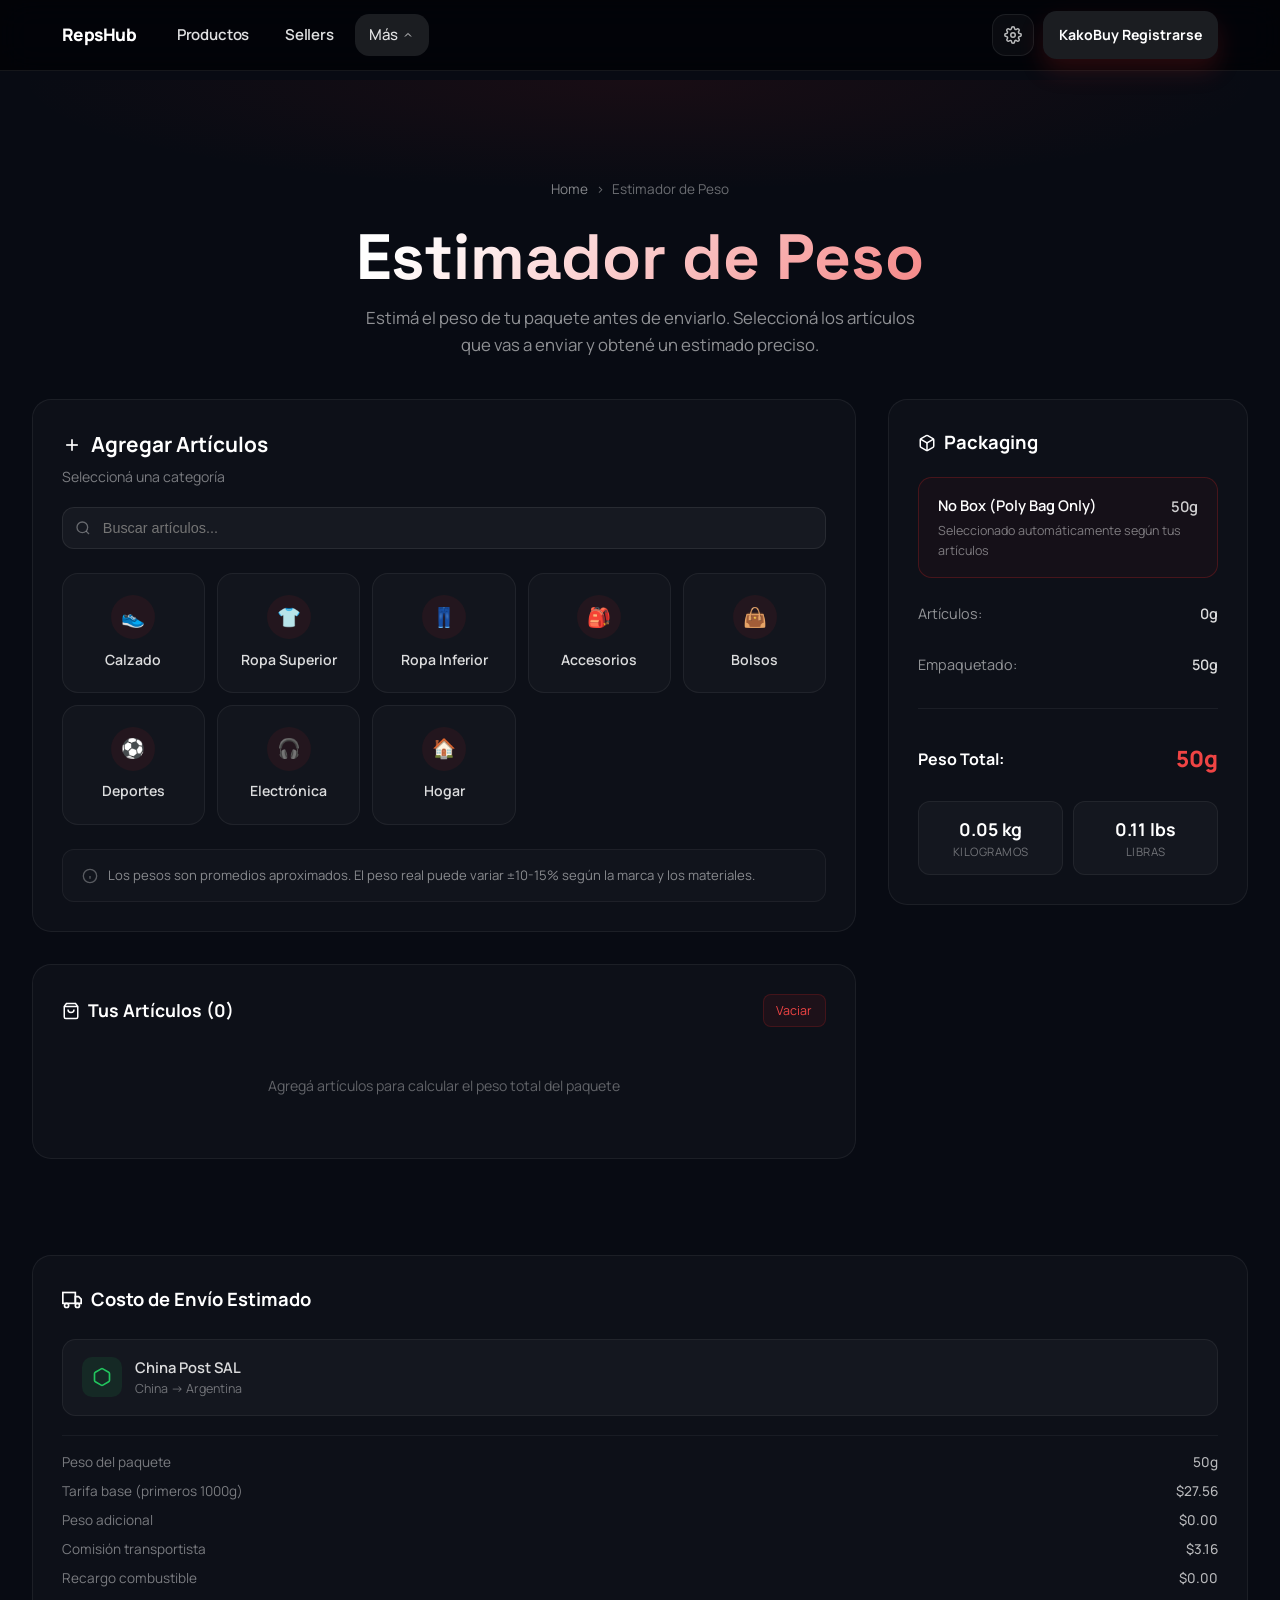
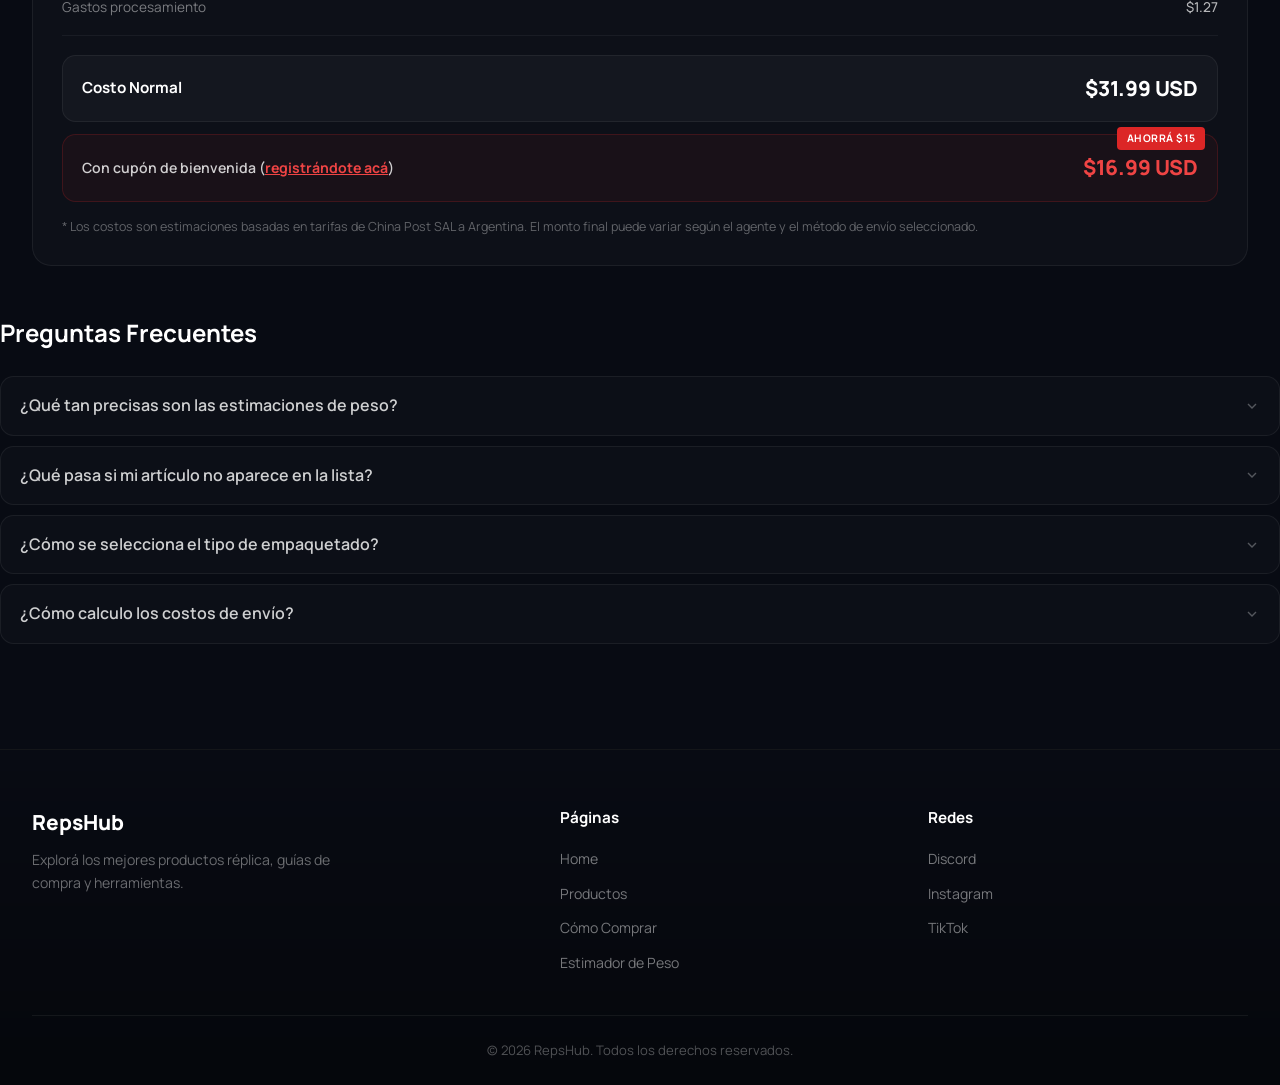
<file: peso.html>
<!DOCTYPE html>
<html lang="es">
<head>
    <!-- Google tag (gtag.js) -->
    <script async src="https://www.googletagmanager.com/gtag/js?id=G-0N938PXJ1R"></script>
    <script>
      window.dataLayer = window.dataLayer || [];
      function gtag(){dataLayer.push(arguments);}
      gtag('js', new Date());

      gtag('config', 'G-0N938PXJ1R');
    </script>

    <meta name="google-site-verification" content="3gY6H49qBjyQQ_dPReii5aDbsPjU2OV4VR_30p-vqHk" />
    <meta charset="UTF-8">
    <meta name="viewport" content="width=device-width, initial-scale=1.0, maximum-scale=5.0, user-scalable=yes">
    <meta name="description" content="Estimador de peso para paquetes de China. Calculá el peso de tu haul antes de enviarlo y estimá los costos de shipping.">
    <title>Estimador de Peso | RepsHub Tools</title>
    <link rel="icon" type="image/png" href="favicon.png">
    <link rel="stylesheet" href="style.css?v=17" type="text/css" media="all">
    <style>
    /* ---- Weight Estimator Scoped Styles ---- */
    .we-hero {
        padding: 6rem 0 2.5rem;
        text-align: center;
        position: relative;
    }
    .we-hero::before {
        content: '';
        position: absolute; inset: 0;
        background: radial-gradient(ellipse 70% 50% at 50% 0%, rgba(220,38,38,0.08), transparent 70%);
        pointer-events: none;
    }
    .we-breadcrumb {
        display: inline-flex; align-items: center; gap: 0.5rem;
        color: rgba(255,255,255,0.4); font-size: 0.85rem; margin-bottom: 1.5rem;
    }
    .we-breadcrumb a { color: rgba(255,255,255,0.5); transition: color 0.2s; }
    .we-breadcrumb a:hover { color: var(--primary-light); }
    .we-title {
        font-family: var(--font-display, 'Space Grotesk', sans-serif);
        font-size: clamp(2.5rem, 6vw, 4rem); font-weight: 800; line-height: 1;
        margin-bottom: 1rem;
        background: linear-gradient(135deg, #fff 30%, var(--primary-light));
        -webkit-background-clip: text; -webkit-text-fill-color: transparent;
        background-clip: text;
    }
    .we-desc {
        color: rgba(255,255,255,0.55); font-size: 1.05rem; max-width: 580px; margin: 0 auto;
    }
    /* Layout */
    .we-layout {
        display: grid; grid-template-columns: 1fr 360px; gap: 2rem;
        align-items: start; padding-bottom: 4rem;
    }
    @media (max-width: 900px) {
        .we-layout { grid-template-columns: 1fr; }
        .we-sidebar { position: static !important; order: -1; }
    }
    /* Left Panel - Add Items */
    .we-panel {
        background: rgba(255,255,255,0.025); border: 1px solid rgba(255,255,255,0.06);
        border-radius: 1.2rem; padding: 1.8rem; position: relative;
    }
    .we-panel-header {
        display: flex; align-items: center; gap: 0.6rem; margin-bottom: 0.25rem;
    }
    .we-panel-title { font-size: 1.3rem; font-weight: 700; color: #fff; }
    .we-panel-sub { color: rgba(255,255,255,0.45); font-size: 0.88rem; margin-bottom: 1.2rem; }
    .we-search {
        width: 100%; padding: 0.75rem 1rem 0.75rem 2.5rem;
        background: rgba(255,255,255,0.04); border: 1px solid rgba(255,255,255,0.08);
        border-radius: 0.75rem; color: #fff; font-size: 0.9rem;
        transition: border-color 0.2s, background 0.2s; outline: none;
    }
    .we-search:focus { border-color: rgba(220,38,38,0.4); background: rgba(255,255,255,0.06); }
    .we-search-wrap {
        position: relative; margin-bottom: 1.5rem;
    }
    .we-search-wrap svg {
        position: absolute; left: 0.85rem; top: 50%; transform: translateY(-50%);
        color: rgba(255,255,255,0.35); width: 16px; height: 16px;
    }
    /* Category grid */
    .we-cat-grid {
        display: grid; grid-template-columns: repeat(auto-fill, minmax(140px, 1fr)); gap: 0.75rem;
    }
    .we-cat-card {
        display: flex; flex-direction: column; align-items: center; justify-content: center;
        gap: 0.6rem; padding: 1.3rem 0.6rem;
        background: rgba(255,255,255,0.025); border: 1px solid rgba(255,255,255,0.06);
        border-radius: 1rem; cursor: pointer; transition: all 0.2s ease; user-select: none;
    }
    .we-cat-card:hover {
        background: rgba(255,255,255,0.05); border-color: rgba(220,38,38,0.3);
        transform: translateY(-2px);
    }
    .we-cat-icon {
        width: 44px; height: 44px; border-radius: 50%; display: flex; align-items: center; justify-content: center;
        background: rgba(220,38,38,0.08); color: var(--primary-light); font-size: 1.2rem;
    }
    .we-cat-name { font-size: 0.88rem; font-weight: 600; color: rgba(255,255,255,0.85); }
    /* Items list */
    .we-items-header {
        display: flex; align-items: center; gap: 0.6rem; margin-bottom: 1.2rem;
    }
    .we-back-btn {
        display: inline-flex; align-items: center; gap: 0.4rem;
        background: rgba(255,255,255,0.05); border: 1px solid rgba(255,255,255,0.08);
        border-radius: 0.6rem; padding: 0.4rem 0.8rem; color: rgba(255,255,255,0.7);
        font-size: 0.82rem; cursor: pointer; transition: all 0.15s;
    }
    .we-back-btn:hover { background: rgba(255,255,255,0.08); color: #fff; }
    .we-items-title { font-size: 1.1rem; font-weight: 700; color: #fff; }
    .we-item-grid {
        display: grid; grid-template-columns: 1fr 1fr; gap: 0.6rem;
    }
    @media (max-width: 600px) { .we-item-grid { grid-template-columns: 1fr; } }
    .we-item {
        display: flex; align-items: center; gap: 0.8rem; padding: 0.9rem 1rem;
        background: rgba(255,255,255,0.025); border: 1px solid rgba(255,255,255,0.06);
        border-radius: 0.85rem; cursor: pointer; transition: all 0.2s; user-select: none;
    }
    .we-item:hover {
        background: rgba(255,255,255,0.05); border-color: rgba(220,38,38,0.25);
    }
    .we-item-add {
        width: 32px; height: 32px; border-radius: 50%; flex-shrink: 0;
        display: flex; align-items: center; justify-content: center;
        background: rgba(220,38,38,0.1); color: var(--primary-light); font-size: 1.1rem; font-weight: 700;
        transition: background 0.15s;
    }
    .we-item:hover .we-item-add { background: rgba(220,38,38,0.2); }
    .we-item-info { flex: 1; min-width: 0; }
    .we-item-name { font-size: 0.9rem; font-weight: 600; color: rgba(255,255,255,0.85); }
    .we-item-weight { font-size: 0.78rem; color: rgba(255,255,255,0.4); }
    /* Tip */
    .we-tip {
        display: flex; gap: 0.6rem; align-items: flex-start;
        margin-top: 1.5rem; padding: 1rem 1.2rem;
        background: rgba(255,255,255,0.02); border: 1px solid rgba(255,255,255,0.05);
        border-radius: 0.75rem; font-size: 0.82rem; color: rgba(255,255,255,0.5); line-height: 1.5;
    }
    .we-tip svg { flex-shrink: 0; margin-top: 2px; color: rgba(255,255,255,0.3); }
    /* Sidebar - Packaging */
    .we-sidebar {
        position: sticky; top: 100px;
    }
    .we-sidebar-panel {
        background: rgba(255,255,255,0.025); border: 1px solid rgba(255,255,255,0.06);
        border-radius: 1.2rem; padding: 1.8rem; display: flex; flex-direction: column; gap: 1.2rem;
    }
    .we-sidebar-title {
        display: flex; align-items: center; gap: 0.5rem;
        font-size: 1.15rem; font-weight: 700; color: #fff;
    }
    .we-packaging {
        padding: 1rem 1.2rem; border-radius: 0.85rem;
        border: 1px solid rgba(220,38,38,0.25); background: rgba(220,38,38,0.04);
    }
    .we-packaging-name { font-size: 0.92rem; font-weight: 600; color: #fff; }
    .we-packaging-sub { font-size: 0.78rem; color: rgba(255,255,255,0.45); margin-top: 0.2rem; }
    .we-packaging-weight {
        font-size: 0.92rem; font-weight: 600; color: rgba(255,255,255,0.8);
        float: right; margin-top: -1.4rem;
    }
    .we-stat-row {
        display: flex; justify-content: space-between; align-items: center;
        padding: 0.3rem 0; font-size: 0.9rem;
    }
    .we-stat-label { color: rgba(255,255,255,0.55); }
    .we-stat-val { color: rgba(255,255,255,0.85); font-weight: 600; }
    .we-divider { border: none; border-top: 1px solid rgba(255,255,255,0.06); margin: 0.5rem 0; }
    .we-total-row {
        display: flex; justify-content: space-between; align-items: center; padding: 0.3rem 0;
    }
    .we-total-label { font-size: 1rem; font-weight: 700; color: #fff; }
    .we-total-val { font-size: 1.4rem; font-weight: 800; color: var(--primary-light); }
    .we-unit-boxes {
        display: grid; grid-template-columns: 1fr 1fr; gap: 0.6rem;
    }
    .we-unit-box {
        text-align: center; padding: 0.8rem;
        background: rgba(255,255,255,0.03); border: 1px solid rgba(255,255,255,0.06);
        border-radius: 0.75rem;
    }
    .we-unit-val { font-size: 1.1rem; font-weight: 700; color: #fff; }
    .we-unit-label { font-size: 0.72rem; color: rgba(255,255,255,0.4); text-transform: uppercase; letter-spacing: 0.5px; }
    /* Your Items section */
    .we-your-items {
        background: rgba(255,255,255,0.025); border: 1px solid rgba(255,255,255,0.06);
        border-radius: 1.2rem; padding: 1.8rem; margin-top: 2rem;
    }
    .we-your-header {
        display: flex; justify-content: space-between; align-items: center; margin-bottom: 1rem;
    }
    .we-your-title { font-size: 1.1rem; font-weight: 700; color: #fff; display: flex; align-items: center; gap: 0.5rem; }
    .we-clear-btn {
        background: rgba(220,38,38,0.08); border: 1px solid rgba(220,38,38,0.2);
        color: var(--primary-light); font-size: 0.78rem; padding: 0.35rem 0.8rem;
        border-radius: 0.5rem; cursor: pointer; transition: all 0.15s;
    }
    .we-clear-btn:hover { background: rgba(220,38,38,0.15); }
    .we-cart-item {
        display: flex; align-items: center; justify-content: space-between;
        padding: 0.75rem 0; border-bottom: 1px solid rgba(255,255,255,0.04);
    }
    .we-cart-item:last-child { border-bottom: none; }
    .we-cart-info { display: flex; flex-direction: column; }
    .we-cart-name { font-size: 0.9rem; font-weight: 600; color: rgba(255,255,255,0.85); }
    .we-cart-weight { font-size: 0.78rem; color: rgba(255,255,255,0.4); }
    .we-cart-actions { display: flex; align-items: center; gap: 0.5rem; }
    .we-cart-btn {
        width: 28px; height: 28px; border-radius: 50%; border: 1px solid rgba(255,255,255,0.1);
        background: rgba(255,255,255,0.04); color: #fff; cursor: pointer;
        display: flex; align-items: center; justify-content: center; transition: all 0.15s; font-size: 0.8rem;
    }
    .we-cart-btn:hover { background: rgba(255,255,255,0.08); border-color: rgba(255,255,255,0.2); }
    .we-cart-qty { font-weight: 700; font-size: 0.9rem; color: #fff; min-width: 24px; text-align: center; }
    .we-empty {
        text-align: center; padding: 2rem 1rem; color: rgba(255,255,255,0.35); font-size: 0.88rem;
    }
    /* FAQ */
    .we-faq { padding: 3rem 0 4rem; }
    .we-faq-title { font-size: 1.5rem; font-weight: 700; color: #fff; margin-bottom: 1.5rem; }
    .we-faq-item {
        border: 1px solid rgba(255,255,255,0.06); border-radius: 0.85rem;
        margin-bottom: 0.6rem; overflow: hidden; background: rgba(255,255,255,0.02);
    }
    .we-faq-q {
        padding: 1rem 1.2rem; cursor: pointer; font-weight: 600; color: rgba(255,255,255,0.8);
        display: flex; justify-content: space-between; align-items: center; user-select: none;
        transition: color 0.2s;
    }
    .we-faq-q:hover { color: #fff; }
    .we-faq-q svg { transition: transform 0.2s; color: rgba(255,255,255,0.3); }
    .we-faq-item.open .we-faq-q svg { transform: rotate(180deg); }
    .we-faq-a {
        max-height: 0; overflow: hidden; padding: 0 1.2rem;
        color: rgba(255,255,255,0.5); font-size: 0.9rem; line-height: 1.7;
        transition: max-height 0.3s ease, padding 0.3s ease;
    }
    .we-faq-item.open .we-faq-a { max-height: 300px; padding: 0 1.2rem 1rem; }

    /* Shipping Cost Estimator */
    .we-shipping {
        background: rgba(255,255,255,0.025); border: 1px solid rgba(255,255,255,0.06);
        border-radius: 1.2rem; padding: 1.8rem; margin-top: 2rem;
    }
    .we-shipping-header {
        display: flex; align-items: center; gap: 0.6rem; margin-bottom: 1.5rem;
    }
    .we-shipping-title { font-size: 1.15rem; font-weight: 700; color: #fff; }
    .we-shipping-method {
        display: flex; align-items: center; gap: 0.8rem;
        padding: 1rem 1.2rem; border-radius: 0.85rem;
        background: rgba(255,255,255,0.03); border: 1px solid rgba(255,255,255,0.06);
        margin-bottom: 1.2rem;
    }
    .we-shipping-method-icon {
        width: 40px; height: 40px; border-radius: 10px;
        background: rgba(34,197,94,0.1); color: #22C55E;
        display: flex; align-items: center; justify-content: center; flex-shrink: 0;
    }
    .we-shipping-method-name { font-weight: 600; font-size: 0.92rem; color: rgba(255,255,255,0.85); }
    .we-shipping-method-route { font-size: 0.78rem; color: rgba(255,255,255,0.4); }
    .we-shipping-breakdown {
        display: flex; flex-direction: column; gap: 0.45rem;
        padding: 1rem 0; border-top: 1px solid rgba(255,255,255,0.05);
        border-bottom: 1px solid rgba(255,255,255,0.05);
        margin-bottom: 1.2rem;
    }
    .we-ship-row {
        display: flex; justify-content: space-between; align-items: center;
        font-size: 0.85rem;
    }
    .we-ship-row-label { color: rgba(255,255,255,0.45); }
    .we-ship-row-val { color: rgba(255,255,255,0.7); font-weight: 500; }
    .we-ship-total {
        display: flex; justify-content: space-between; align-items: center;
        padding: 1rem 1.2rem; border-radius: 0.85rem;
        background: rgba(255,255,255,0.03); border: 1px solid rgba(255,255,255,0.06);
        margin-bottom: 0.75rem;
    }
    .we-ship-total-label { font-size: 0.95rem; font-weight: 700; color: #fff; }
    .we-ship-total-val { font-size: 1.3rem; font-weight: 800; color: #fff; }
    .we-ship-discount {
        display: flex; justify-content: space-between; align-items: center;
        padding: 1rem 1.2rem; border-radius: 0.85rem;
        background: rgba(220,38,38,0.06); border: 1px solid rgba(220,38,38,0.2);
        position: relative;
    }
    .we-ship-discount-label { font-size: 0.88rem; font-weight: 600; color: rgba(255,255,255,0.8); max-width: 60%; }
    .we-ship-discount-label a { color: var(--primary-light); text-decoration: underline; font-weight: 700; }
    .we-ship-discount-val { font-size: 1.3rem; font-weight: 800; color: var(--primary-light); }
    .we-ship-badge {
        position: absolute; top: -8px; right: 12px;
        background: var(--primary-color); color: #fff; font-size: 0.65rem; font-weight: 700;
        padding: 0.2rem 0.6rem; border-radius: 4px; text-transform: uppercase; letter-spacing: 0.5px;
    }
    .we-ship-note {
        font-size: 0.78rem; color: rgba(255,255,255,0.35); margin-top: 1rem; line-height: 1.5;
    }
    :root[data-theme="light"] .we-shipping { background: var(--bg-card); border-color: var(--border-light); }
    :root[data-theme="light"] .we-shipping-title { color: var(--text); }
    :root[data-theme="light"] .we-ship-total-label,
    :root[data-theme="light"] .we-ship-total-val { color: var(--text); }
    :root[data-theme="light"] .we-shipping-method { background: var(--bg-card-2); border-color: var(--border-light); }
    :root[data-theme="light"] .we-shipping-method-name { color: var(--text); }
    :root[data-theme="light"] .we-ship-row-label { color: var(--muted); }
    :root[data-theme="light"] .we-ship-row-val { color: var(--text); }
    :root[data-theme="light"] .we-ship-discount-label { color: var(--text); }
    :root[data-theme="light"] .we-ship-note { color: var(--muted); }

    :root[data-theme="light"] .we-panel,
    :root[data-theme="light"] .we-sidebar-panel,
    :root[data-theme="light"] .we-your-items,
    :root[data-theme="light"] .we-faq-item { background: var(--bg-card); border-color: var(--border-light); }
    :root[data-theme="light"] .we-title { background: linear-gradient(135deg, var(--text) 30%, var(--primary-color)); -webkit-background-clip: text; background-clip: text; }
    :root[data-theme="light"] .we-desc,
    :root[data-theme="light"] .we-panel-sub,
    :root[data-theme="light"] .we-tip,
    :root[data-theme="light"] .we-stat-label,
    :root[data-theme="light"] .we-packaging-sub,
    :root[data-theme="light"] .we-unit-label,
    :root[data-theme="light"] .we-item-weight,
    :root[data-theme="light"] .we-cart-weight,
    :root[data-theme="light"] .we-empty,
    :root[data-theme="light"] .we-faq-a,
    :root[data-theme="light"] .we-breadcrumb { color: var(--muted); }
    :root[data-theme="light"] .we-panel-title,
    :root[data-theme="light"] .we-sidebar-title,
    :root[data-theme="light"] .we-items-title,
    :root[data-theme="light"] .we-cat-name,
    :root[data-theme="light"] .we-item-name,
    :root[data-theme="light"] .we-packaging-name,
    :root[data-theme="light"] .we-stat-val,
    :root[data-theme="light"] .we-total-label,
    :root[data-theme="light"] .we-unit-val,
    :root[data-theme="light"] .we-cart-name,
    :root[data-theme="light"] .we-cart-qty,
    :root[data-theme="light"] .we-your-title,
    :root[data-theme="light"] .we-faq-title,
    :root[data-theme="light"] .we-faq-q { color: var(--text); }
    :root[data-theme="light"] .we-search { background: var(--bg-card-2); border-color: var(--border-light); color: var(--text); }
    :root[data-theme="light"] .we-cat-card,
    :root[data-theme="light"] .we-item,
    :root[data-theme="light"] .we-unit-box { background: var(--bg-card-2); border-color: var(--border-light); }
    </style>
</head>
<body>
    <script>(function(){var t=localStorage.getItem('selectedTheme')||'dark';document.documentElement.setAttribute('data-theme',t)})()</script>

    <header class="header" id="header">
    <meta name="google-site-verification" content="3gY6H49qBjyQQ_dPReii5aDbsPjU2OV4VR_30p-vqHk" />
        <div class="container">
            <div class="header-content">
                <div class="header-left">
                    <div class="logo"><a href="index.html">RepsHub</a></div>
                    <nav class="nav" id="nav">
                        <ul class="nav-list">
                            <li><a href="productos.html" class="nav-link">Productos</a></li>
                            <li><a href="sellers.html" class="nav-link">Sellers</a></li>
                            <li class="nav-dropdown">
                                <button class="nav-link nav-dropdown-toggle" type="button" aria-expanded="false"><span>Más</span><svg class="nav-dropdown-caret" viewBox="0 0 24 24" fill="none" stroke="currentColor" stroke-width="2" aria-hidden="true"><polyline points="6 9 12 15 18 9"></polyline></svg></button>
                                <div class="nav-dropdown-menu">
                                    <a href="como-comprar.html" class="nav-dropdown-link">Cómo Comprar</a>
                                    <a href="batches.html" class="nav-dropdown-link">Batches</a>
                                    <a href="crypto.html" class="nav-dropdown-link">Crypto</a>
                                    <a href="impuestos.html" class="nav-dropdown-link">Calculadora de Impuestos</a>
                                    <a href="peso.html" class="nav-dropdown-link">Estimador de Peso</a>
                                    <a href="links.html" class="nav-dropdown-link">Links</a>
                                </div>
                            </li>
                                                    <!-- Solo en móvil, el botón de registrarse -->
                            <li class="nav-mobile-register">
                                <a href="https://ikako.vip/r/gonza" target="_blank" rel="noopener noreferrer" class="btn-register-mobile">Registrarse en KakoBuy</a>
                            </li>
                        </ul>
                    </nav>
                </div>
                <div class="header-actions">
                    <button class="config-toggle" id="configToggle" aria-label="Configuración">
                        <svg width="18" height="18" viewBox="0 0 24 24" fill="none" stroke="currentColor" stroke-width="2" stroke-linecap="round" stroke-linejoin="round"><circle cx="12" cy="12" r="3"></circle><path d="M19.4 15a1.65 1.65 0 0 0 .33 1.82l.06.06a2 2 0 0 1 0 2.83 2 2 0 0 1-2.83 0l-.06-.06a1.65 1.65 0 0 0-1.82-.33 1.65 1.65 0 0 0-1 1.51V21a2 2 0 0 1-2 2 2 2 0 0 1-2-2v-.09a1.65 1.65 0 0 0-1-1.51 1.65 1.65 0 0 0-1.82.33l-.06.06a2 2 0 0 1-2.83 0 2 2 0 0 1 0-2.83l.06-.06A1.65 1.65 0 0 0 4.6 15a1.65 1.65 0 0 0-1.51-1H3a2 2 0 0 1-2-2 2 2 0 0 1 2-2h.09A1.65 1.65 0 0 0 4.6 9a1.65 1.65 0 0 0-.33-1.82l-.06-.06a2 2 0 0 1 0-2.83 2 2 0 0 1 2.83 0l.06.06A1.65 1.65 0 0 0 9 4.6a1.65 1.65 0 0 0 1-1.51V3a2 2 0 0 1 2-2 2 2 0 0 1 2 2v.09a1.65 1.65 0 0 0 1 1.51 1.65 1.65 0 0 0 1.82-.33l.06-.06a2 2 0 0 1 2.83 0 2 2 0 0 1 0 2.83l-.06.06A1.65 1.65 0 0 0 19.4 9a1.65 1.65 0 0 0 1.51 1H21a2 2 0 0 1 2 2 2 2 0 0 1-2 2h-.09a1.65 1.65 0 0 0-1.51 1z"></path></svg>
                    </button>
                    <a href="https://ikako.vip/r/gonza" target="_blank" rel="noopener noreferrer" class="btn-register">KakoBuy Registrarse</a>
                </div>
                <button class="mobile-menu-toggle" id="mobileMenuToggle" aria-label="Alternar menú"><span></span><span></span><span></span></button>
            </div>
        </div>
    </header>

    <main>
        <section class="we-hero">
            <div class="container">
                <div class="we-breadcrumb">
                    <a href="index.html">Home</a> <span>›</span> <span>Estimador de Peso</span>
                </div>
                <h1 class="we-title">Estimador de Peso</h1>
                <p class="we-desc">Estimá el peso de tu paquete antes de enviarlo. Seleccioná los artículos que vas a enviar y obtené un estimado preciso.</p>
            </div>
        </section>

        <section class="container we-layout">
            <!-- Left: Add Items Panel -->
            <div>
                <div class="we-panel">
                    <div class="we-panel-header">
                        <svg width="20" height="20" viewBox="0 0 24 24" fill="none" stroke="currentColor" stroke-width="2"><line x1="12" y1="5" x2="12" y2="19"/><line x1="5" y1="12" x2="19" y2="12"/></svg>
                        <span class="we-panel-title">Agregar Artículos</span>
                    </div>
                    <div class="we-panel-sub" id="panelSub">Seleccioná una categoría</div>

                    <div class="we-search-wrap">
                        <svg viewBox="0 0 24 24" fill="none" stroke="currentColor" stroke-width="2"><circle cx="11" cy="11" r="8"/><path d="m21 21-4.35-4.35"/></svg>
                        <input type="text" class="we-search" id="itemSearch" placeholder="Buscar artículos...">
                    </div>

                    <div id="categoryView">
                        <div class="we-cat-grid" id="catGrid"></div>
                    </div>

                    <div id="itemsView" style="display:none">
                        <div class="we-items-header">
                            <button class="we-back-btn" onclick="showCategories()">
                                <svg width="14" height="14" viewBox="0 0 24 24" fill="none" stroke="currentColor" stroke-width="2"><path d="M19 12H5M12 19l-7-7 7-7"/></svg>
                                Categorías
                            </button>
                            <span class="we-items-title" id="currentCatTitle"></span>
                        </div>
                        <div class="we-item-grid" id="itemGrid"></div>
                    </div>

                    <div class="we-tip">
                        <svg width="16" height="16" viewBox="0 0 24 24" fill="none" stroke="currentColor" stroke-width="2"><circle cx="12" cy="12" r="10"/><path d="M12 16v-4M12 8h.01"/></svg>
                        <span>Los pesos son promedios aproximados. El peso real puede variar ±10-15% según la marca y los materiales.</span>
                    </div>
                </div>

                <!-- Your Items -->
                <div class="we-your-items">
                    <div class="we-your-header">
                        <div class="we-your-title">
                            <svg width="18" height="18" viewBox="0 0 24 24" fill="none" stroke="currentColor" stroke-width="2"><path d="M6 2L3 6v14a2 2 0 002 2h14a2 2 0 002-2V6l-3-4z"/><line x1="3" y1="6" x2="21" y2="6"/><path d="M16 10a4 4 0 01-8 0"/></svg>
                            <span>Tus Artículos (<span id="itemCount">0</span>)</span>
                        </div>
                        <button class="we-clear-btn" onclick="clearCart()">Vaciar</button>
                    </div>
                    <div id="cartContainer">
                        <div class="we-empty">Agregá artículos para calcular el peso total del paquete</div>
                    </div>
                </div>
            </div>

            <!-- Right: Packaging Sidebar -->
            <div class="we-sidebar">
                <div class="we-sidebar-panel">
                    <div class="we-sidebar-title">
                        <svg width="18" height="18" viewBox="0 0 24 24" fill="none" stroke="currentColor" stroke-width="2"><path d="M21 16V8a2 2 0 00-1-1.73l-7-4a2 2 0 00-2 0l-7 4A2 2 0 003 8v8a2 2 0 001 1.73l7 4a2 2 0 002 0l7-4A2 2 0 0021 16z"/><polyline points="3.27 6.96 12 12.01 20.73 6.96"/><line x1="12" y1="22.08" x2="12" y2="12"/></svg>
                        Packaging
                    </div>

                    <div class="we-packaging">
                        <div class="we-packaging-name" id="packagingName">No Box (Poly Bag Only)</div>
                        <div class="we-packaging-weight" id="packagingWeightDisplay">50g</div>
                        <div class="we-packaging-sub">Seleccionado automáticamente según tus artículos</div>
                    </div>

                    <div class="we-stat-row">
                        <span class="we-stat-label">Artículos:</span>
                        <span class="we-stat-val" id="itemsWeightDisplay">0g</span>
                    </div>
                    <div class="we-stat-row">
                        <span class="we-stat-label">Empaquetado:</span>
                        <span class="we-stat-val" id="packWeightDisplay">50g</span>
                    </div>

                    <hr class="we-divider">

                    <div class="we-total-row">
                        <span class="we-total-label">Peso Total:</span>
                        <span class="we-total-val" id="totalWeightDisplay">50g</span>
                    </div>

                    <div class="we-unit-boxes">
                        <div class="we-unit-box">
                            <div class="we-unit-val" id="kgDisplay">0.05 kg</div>
                            <div class="we-unit-label">Kilogramos</div>
                        </div>
                        <div class="we-unit-box">
                            <div class="we-unit-val" id="lbsDisplay">0.11 lbs</div>
                            <div class="we-unit-label">Libras</div>
                        </div>
                    </div>
                </div>

                    <!-- Shipping cost section inside sidebar -->
            </div>
        </section>

        <!-- Shipping Cost Estimator -->
        <section class="container" style="padding-bottom:0">
            <div class="we-shipping" id="shippingEstimator">
                <div class="we-shipping-header">
                    <svg width="20" height="20" viewBox="0 0 24 24" fill="none" stroke="currentColor" stroke-width="2"><rect x="1" y="3" width="15" height="13"/><polygon points="16 8 20 8 23 11 23 16 16 16 16 8"/><circle cx="5.5" cy="18.5" r="2.5"/><circle cx="18.5" cy="18.5" r="2.5"/></svg>
                    <span class="we-shipping-title">Costo de Envío Estimado</span>
                </div>

                <div class="we-shipping-method">
                    <div class="we-shipping-method-icon">
                        <svg width="20" height="20" viewBox="0 0 24 24" fill="none" stroke="currentColor" stroke-width="2"><path d="M21 16V8a2 2 0 00-1-1.73l-7-4a2 2 0 00-2 0l-7 4A2 2 0 003 8v8a2 2 0 001 1.73l7 4a2 2 0 002 0l7-4A2 2 0 0021 16z"/></svg>
                    </div>
                    <div>
                        <div class="we-shipping-method-name">China Post SAL</div>
                        <div class="we-shipping-method-route">China → Argentina</div>
                    </div>
                </div>

                <div class="we-shipping-breakdown">
                    <div class="we-ship-row">
                        <span class="we-ship-row-label">Peso del paquete</span>
                        <span class="we-ship-row-val" id="shipWeight">50g</span>
                    </div>
                    <div class="we-ship-row">
                        <span class="we-ship-row-label">Tarifa base (primeros 1000g)</span>
                        <span class="we-ship-row-val" id="shipBase">$27.56</span>
                    </div>
                    <div class="we-ship-row">
                        <span class="we-ship-row-label">Peso adicional</span>
                        <span class="we-ship-row-val" id="shipExtra">$0.00</span>
                    </div>
                    <div class="we-ship-row">
                        <span class="we-ship-row-label">Comisión transportista</span>
                        <span class="we-ship-row-val">$3.16</span>
                    </div>
                    <div class="we-ship-row">
                        <span class="we-ship-row-label">Recargo combustible</span>
                        <span class="we-ship-row-val">$0.00</span>
                    </div>
                    <div class="we-ship-row">
                        <span class="we-ship-row-label">Gastos procesamiento</span>
                        <span class="we-ship-row-val">$1.27</span>
                    </div>
                </div>

                <div class="we-ship-total">
                    <span class="we-ship-total-label">Costo Normal</span>
                    <span class="we-ship-total-val" id="shipNormal">$31.99 USD</span>
                </div>

                <div class="we-ship-discount">
                    <span class="we-ship-badge">Ahorrá $15</span>
                    <span class="we-ship-discount-label">Con cupón de bienvenida (<a href="https://ikako.vip/r/gonza" target="_blank" rel="noopener noreferrer">registrándote acá</a>)</span>
                    <span class="we-ship-discount-val" id="shipDiscount">$16.99 USD</span>
                </div>

                <div class="we-ship-note">* Los costos son estimaciones basadas en tarifas de China Post SAL a Argentina. El monto final puede variar según el agente y el método de envío seleccionado.</div>
            </div>
        </section>

        <!-- FAQ -->
        <section class="we-faq container">
            <h2 class="we-faq-title">Preguntas Frecuentes</h2>
            <div class="we-faq-item">
                <div class="we-faq-q" onclick="this.parentElement.classList.toggle('open')">
                    ¿Qué tan precisas son las estimaciones de peso?
                    <svg width="16" height="16" viewBox="0 0 24 24" fill="none" stroke="currentColor" stroke-width="2"><polyline points="6 9 12 15 18 9"/></svg>
                </div>
                <div class="we-faq-a">Nuestras estimaciones se basan en promedios recopilados de cientos de envíos reales. Son una referencia útil para planificar, pero el peso real puede variar ±10-15% según el talle, marca, y materiales del producto. El peso del warehouse siempre es el definitivo.</div>
            </div>
            <div class="we-faq-item">
                <div class="we-faq-q" onclick="this.parentElement.classList.toggle('open')">
                    ¿Qué pasa si mi artículo no aparece en la lista?
                    <svg width="16" height="16" viewBox="0 0 24 24" fill="none" stroke="currentColor" stroke-width="2"><polyline points="6 9 12 15 18 9"/></svg>
                </div>
                <div class="we-faq-a">Usá el artículo más similar como referencia. Por ejemplo, una campera que no está listada puede estimarse usando "Campera Fina" o "Puffer" según el grosor. Estamos actualizando la lista constantemente.</div>
            </div>
            <div class="we-faq-item">
                <div class="we-faq-q" onclick="this.parentElement.classList.toggle('open')">
                    ¿Cómo se selecciona el tipo de empaquetado?
                    <svg width="16" height="16" viewBox="0 0 24 24" fill="none" stroke="currentColor" stroke-width="2"><polyline points="6 9 12 15 18 9"/></svg>
                </div>
                <div class="we-faq-a">El empaquetado se ajusta automáticamente según los artículos que agregues. Si incluís zapatillas con caja, se agrega peso de caja. Si solo es ropa, se usa bolsa de polietileno. El warehouse puede agregar protección extra (burbujas, esquineros) que puede sumar 200-500g adicionales.</div>
            </div>
            <div class="we-faq-item">
                <div class="we-faq-q" onclick="this.parentElement.classList.toggle('open')">
                    ¿Cómo calculo los costos de envío?
                    <svg width="16" height="16" viewBox="0 0 24 24" fill="none" stroke="currentColor" stroke-width="2"><polyline points="6 9 12 15 18 9"/></svg>
                </div>
                <div class="we-faq-a">Con el peso estimado, podés ir a tu agente (KakoBuy, MuleBuy, etc.) y usar su calculadora de envíos. Ingresá el peso total y tu país de destino para obtener las tarifas de cada línea de envío disponible.</div>
            </div>
        </section>
    </main>

    <footer class="rs-footer">
        <div class="container">
            <div class="rs-footer-grid">
                <div class="rs-footer-col">
                    <strong class="rs-footer-brand">RepsHub</strong>
                    <p class="rs-footer-bio">Explorá los mejores productos réplica, guías de compra y herramientas.</p>
                </div>
                <div class="rs-footer-col">
                    <h4>Páginas</h4>
                    <ul>
                        <li><a href="index.html">Home</a></li>
                        <li><a href="productos.html">Productos</a></li>
                        <li><a href="como-comprar.html">Cómo Comprar</a></li>
                        <li><a href="peso.html">Estimador de Peso</a></li>
                    </ul>
                </div>
                <div class="rs-footer-col">
                    <h4>Redes</h4>
                    <ul>
                        <li><a href="https://discord.gg/repshub" target="_blank" rel="noopener noreferrer">Discord</a></li>
                        <li><a href="https://www.instagram.com/gonzacuevas_" target="_blank" rel="noopener noreferrer">Instagram</a></li>
                        <li><a href="https://www.tiktok.com/@rxpsog" target="_blank" rel="noopener noreferrer">TikTok</a></li>
                    </ul>
                </div>
            </div>
            <div class="rs-footer-bottom"><p>&copy; 2026 RepsHub. Todos los derechos reservados.</p></div>
        </div>
    </footer>

    <script>
    // ---- Data ----
    const CATEGORIES = [
        { id: 'calzado', name: 'Calzado', icon: '👟' },
        { id: 'tops', name: 'Ropa Superior', icon: '👕' },
        { id: 'bottoms', name: 'Ropa Inferior', icon: '👖' },
        { id: 'accesorios', name: 'Accesorios', icon: '🎒' },
        { id: 'bolsos', name: 'Bolsos', icon: '👜' },
        { id: 'deportes', name: 'Deportes', icon: '⚽' },
        { id: 'electronica', name: 'Electrónica', icon: '🎧' },
        { id: 'hogar', name: 'Hogar', icon: '🏠' },
    ];

    const ITEMS = {
        calzado: [
            { name: 'Zapatillas (Con Caja)', weight: 1300 },
            { name: 'Zapatillas (Sin Caja)', weight: 950 },
            { name: 'Zapatillas Basket/High', weight: 1500 },
            { name: 'Slides / Ojotas', weight: 600 },
            { name: 'Botas / Botines', weight: 1100 },
            { name: 'Crocs / Zuecos', weight: 450 },
        ],
        tops: [
            { name: 'Remera T-Shirt', weight: 250 },
            { name: 'Polo', weight: 300 },
            { name: 'Camisa', weight: 350 },
            { name: 'Hoodie / Buzo', weight: 800 },
            { name: 'Sweater / Pullover', weight: 600 },
            { name: 'Campera Fina', weight: 600 },
            { name: 'Puffer / Camperón', weight: 1300 },
            { name: 'Chaleco', weight: 450 },
            { name: 'Musculosa / Tank Top', weight: 150 },
        ],
        bottoms: [
            { name: 'Pantalón / Jean', weight: 650 },
            { name: 'Short / Bermuda', weight: 300 },
            { name: 'Jogger / Sweatpant', weight: 550 },
            { name: 'Calza / Legging', weight: 250 },
            { name: 'Pantalón Cargo', weight: 700 },
        ],
        accesorios: [
            { name: 'Gorra', weight: 120 },
            { name: 'Medias (Par)', weight: 60 },
            { name: 'Cinturón', weight: 250 },
            { name: 'Lentes de Sol', weight: 150 },
            { name: 'Bufanda / Scarf', weight: 200 },
            { name: 'Joyería / Reloj', weight: 180 },
            { name: 'Billetera', weight: 120 },
            { name: 'Anillo / Cadena', weight: 80 },
            { name: 'Guantes', weight: 100 },
        ],
        bolsos: [
            { name: 'Mochila Grande', weight: 900 },
            { name: 'Cartera Chica', weight: 450 },
            { name: 'Tote Bag', weight: 350 },
            { name: 'Riñonera / Crossbody', weight: 300 },
            { name: 'Bolso de Viaje', weight: 1200 },
            { name: 'Clutch / Sobre', weight: 200 },
        ],
        deportes: [
            { name: 'Camiseta de Fútbol', weight: 280 },
            { name: 'Conjunto Deportivo', weight: 650 },
            { name: 'Short Deportivo', weight: 220 },
            { name: 'Guayos / Botines Fútbol', weight: 800 },
        ],
        electronica: [
            { name: 'Auriculares Over-Ear', weight: 350 },
            { name: 'Auriculares In-Ear + Case', weight: 80 },
            { name: 'Funda de Celular', weight: 40 },
            { name: 'Smartwatch', weight: 120 },
        ],
        hogar: [
            { name: 'Toalla', weight: 500 },
            { name: 'Almohada Chica', weight: 400 },
            { name: 'Decoración (Pequeña)', weight: 300 },
        ],
    };

    const PACKAGING_TYPES = [
        { name: 'No Box (Poly Bag Only)', weight: 50, condition: () => true },
        { name: 'Simple Box', weight: 200, condition: (items) => getTotalItemWeight(items) > 1500 },
        { name: 'Reinforced Box', weight: 450, condition: (items) => items.some(i => i.name.includes('Caja') || i.name.includes('Basket')) },
    ];

    // ---- State ----
    let cart = JSON.parse(localStorage.getItem('we_cart') || '[]');
    let currentCategory = null;
    let allItemsFlat = [];

    // Build flat items list for search
    Object.entries(ITEMS).forEach(([catId, items]) => {
        items.forEach(item => {
            allItemsFlat.push({ ...item, catId });
        });
    });

    // ---- Render ----
    function renderCategories() {
        const grid = document.getElementById('catGrid');
        grid.innerHTML = CATEGORIES.map(cat => `
            <div class="we-cat-card" onclick="showCategory('${cat.id}')">
                <div class="we-cat-icon">${cat.icon}</div>
                <div class="we-cat-name">${cat.name}</div>
            </div>
        `).join('');
    }

    function showCategory(catId) {
        currentCategory = catId;
        const cat = CATEGORIES.find(c => c.id === catId);
        document.getElementById('categoryView').style.display = 'none';
        document.getElementById('itemsView').style.display = 'block';
        document.getElementById('currentCatTitle').textContent = cat.name;
        document.getElementById('panelSub').textContent = `${ITEMS[catId].length} artículos`;
        renderItems(ITEMS[catId]);
    }

    function showCategories() {
        currentCategory = null;
        document.getElementById('categoryView').style.display = 'block';
        document.getElementById('itemsView').style.display = 'none';
        document.getElementById('panelSub').textContent = 'Seleccioná una categoría';
        document.getElementById('itemSearch').value = '';
    }

    function renderItems(items) {
        const grid = document.getElementById('itemGrid');
        if (items.length === 0) {
            grid.innerHTML = '<div class="we-empty">No se encontraron artículos</div>';
            return;
        }
        grid.innerHTML = items.map(item => `
            <div class="we-item" onclick="addItem('${item.name.replace(/'/g, "\\'")}', ${item.weight})">
                <div class="we-item-add">+</div>
                <div class="we-item-info">
                    <div class="we-item-name">${item.name}</div>
                    <div class="we-item-weight">${item.weight}g</div>
                </div>
            </div>
        `).join('');
    }

    function getTotalItemWeight(items) {
        return items.reduce((sum, item) => sum + item.weight * item.qty, 0);
    }

    function getPackaging() {
        // Pick most appropriate packaging
        for (let i = PACKAGING_TYPES.length - 1; i >= 0; i--) {
            if (PACKAGING_TYPES[i].condition(cart)) return PACKAGING_TYPES[i];
        }
        return PACKAGING_TYPES[0];
    }

    function renderCart() {
        const container = document.getElementById('cartContainer');
        const countEl = document.getElementById('itemCount');
        const totalCount = cart.reduce((s, i) => s + i.qty, 0);
        countEl.textContent = totalCount;

        if (cart.length === 0) {
            container.innerHTML = '<div class="we-empty">Agregá artículos para calcular el peso total del paquete</div>';
        } else {
            container.innerHTML = cart.map((item, i) => `
                <div class="we-cart-item">
                    <div class="we-cart-info">
                        <span class="we-cart-name">${item.name}</span>
                        <span class="we-cart-weight">${item.weight}g × ${item.qty} = ${item.weight * item.qty}g</span>
                    </div>
                    <div class="we-cart-actions">
                        <button class="we-cart-btn" onclick="updateQty(${i}, -1)">−</button>
                        <span class="we-cart-qty">${item.qty}</span>
                        <button class="we-cart-btn" onclick="updateQty(${i}, 1)">+</button>
                    </div>
                </div>
            `).join('');
        }

        updateSidebar();
        localStorage.setItem('we_cart', JSON.stringify(cart));
    }

    function updateSidebar() {
        const itemsWeight = getTotalItemWeight(cart);
        const packaging = getPackaging();
        const totalWeight = itemsWeight + packaging.weight;

        document.getElementById('packagingName').textContent = packaging.name;
        document.getElementById('packagingWeightDisplay').textContent = packaging.weight + 'g';
        document.getElementById('itemsWeightDisplay').textContent = itemsWeight + 'g';
        document.getElementById('packWeightDisplay').textContent = packaging.weight + 'g';

        if (totalWeight >= 1000) {
            document.getElementById('totalWeightDisplay').textContent = (totalWeight / 1000).toFixed(2) + ' kg';
        } else {
            document.getElementById('totalWeightDisplay').textContent = totalWeight + 'g';
        }

        document.getElementById('kgDisplay').textContent = (totalWeight / 1000).toFixed(2) + ' kg';
        document.getElementById('lbsDisplay').textContent = (totalWeight / 453.592).toFixed(2) + ' lbs';

        // Shipping cost calculation (China Post SAL → Argentina)
        updateShippingCost(totalWeight);
    }

    function updateShippingCost(weightGrams) {
        const BASE_RATE = 27.56;        // USD for first 1000g
        const EXTRA_RATE = 11.2;        // USD per additional 1000g
        const CARRIER_FEE = 3.16;       // USD fixed
        const FUEL_SURCHARGE = 0;       // USD fixed
        const PROCESSING_FEE = 1.27;    // USD fixed
        const COUPON_DISCOUNT = 15;     // USD welcome coupon

        // Calculate extra weight cost
        const extraWeight = Math.max(0, weightGrams - 1000);
        const extraCost = (extraWeight / 1000) * EXTRA_RATE;

        // Total
        const totalCost = BASE_RATE + extraCost + CARRIER_FEE + FUEL_SURCHARGE + PROCESSING_FEE;
        const discountedCost = Math.max(0, totalCost - COUPON_DISCOUNT);

        // Update DOM
        const el = (id) => document.getElementById(id);
        if (el('shipWeight')) el('shipWeight').textContent = weightGrams >= 1000 ? (weightGrams / 1000).toFixed(2) + ' kg' : weightGrams + 'g';
        if (el('shipBase')) el('shipBase').textContent = '$' + BASE_RATE.toFixed(2);
        if (el('shipExtra')) el('shipExtra').textContent = '$' + extraCost.toFixed(2);
        if (el('shipNormal')) el('shipNormal').textContent = '$' + totalCost.toFixed(2) + ' USD';
        if (el('shipDiscount')) el('shipDiscount').textContent = '$' + discountedCost.toFixed(2) + ' USD';
    }

    function addItem(name, weight) {
        const existing = cart.find(i => i.name === name);
        if (existing) {
            existing.qty += 1;
        } else {
            cart.push({ name, weight, qty: 1 });
        }
        renderCart();
    }

    function updateQty(index, change) {
        cart[index].qty += change;
        if (cart[index].qty <= 0) cart.splice(index, 1);
        renderCart();
    }

    function clearCart() {
        cart = [];
        renderCart();
    }

    // ---- Search ----
    document.getElementById('itemSearch').addEventListener('input', function() {
        const q = this.value.trim().toLowerCase();
        if (!q) {
            if (currentCategory) {
                renderItems(ITEMS[currentCategory]);
            } else {
                showCategories();
            }
            return;
        }
        // Show items view with filtered results
        const filtered = allItemsFlat.filter(item => item.name.toLowerCase().includes(q));
        document.getElementById('categoryView').style.display = 'none';
        document.getElementById('itemsView').style.display = 'block';
        document.getElementById('currentCatTitle').textContent = `Resultados: "${this.value.trim()}"`;
        document.getElementById('panelSub').textContent = `${filtered.length} artículos encontrados`;
        renderItems(filtered);
    });

    // ---- Init ----
    renderCategories();
    renderCart();
    </script>
    <script defer src="script.js?v=17"></script>
</body>
</html>
</file>
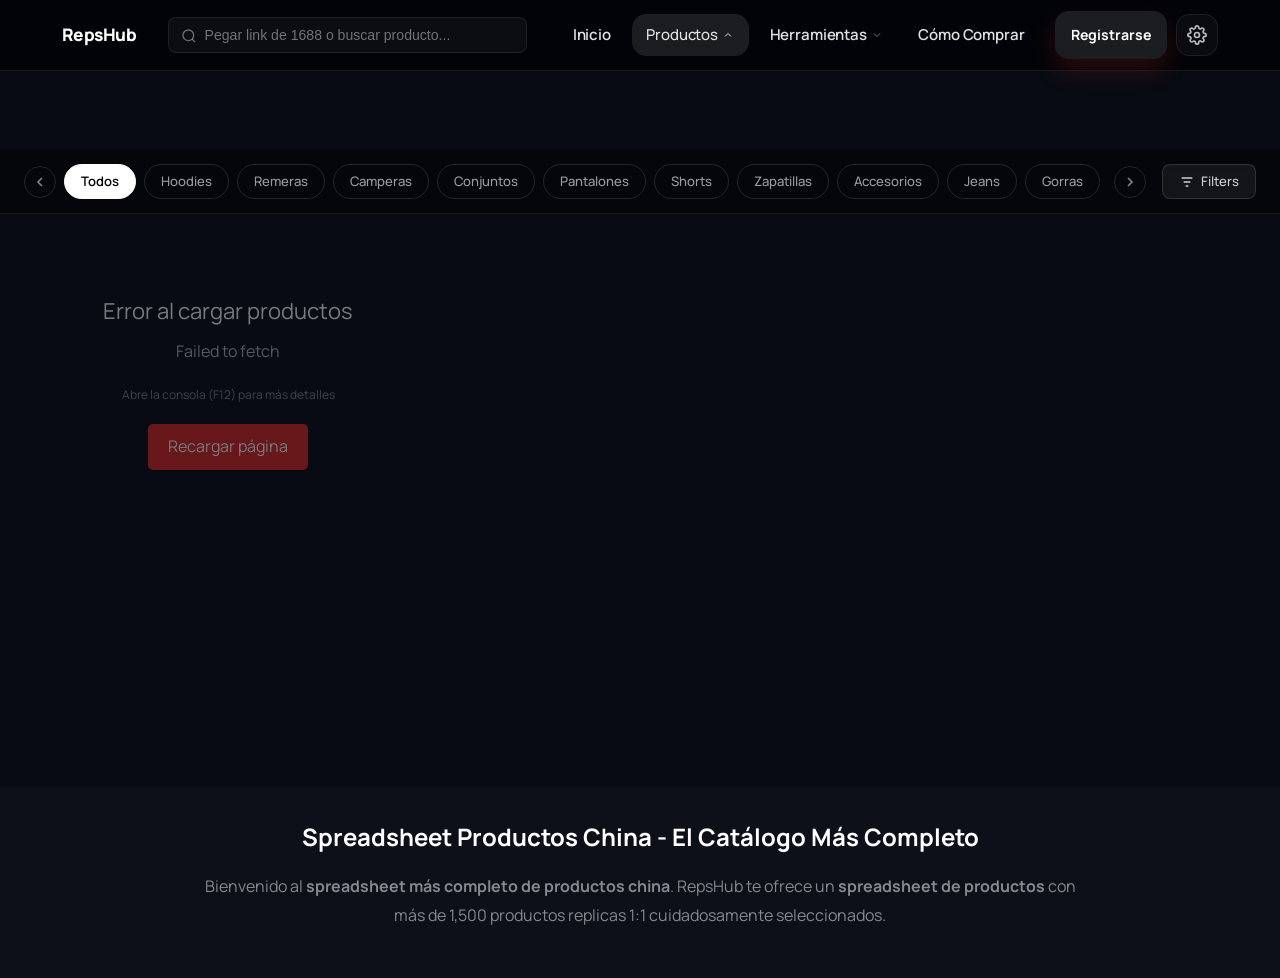
<file: productos.html>
<!DOCTYPE html>
<html lang="es">
<head>
    <!-- Google tag (gtag.js) -->
    <script async src="https://www.googletagmanager.com/gtag/js?id=G-0N938PXJ1R"></script>
    <script>
      window.dataLayer = window.dataLayer || [];
      function gtag(){dataLayer.push(arguments);}
      gtag('js', new Date());

      gtag('config', 'G-0N938PXJ1R');
    </script>

    <meta name="google-site-verification" content="3gY6H49qBjyQQ_dPReii5aDbsPjU2OV4VR_30p-vqHk" />
    <meta charset="UTF-8">
    <meta name="viewport" content="width=device-width, initial-scale=1.0, maximum-scale=5.0, user-scalable=yes">
    <meta name="description" content="Spreadsheet Productos China - RepsHub ofrece el spreadsheet más completo con más de 1,500 productos replicas 1:1 desde China. Spreadsheet de productos con zapatillas, ropa, accesorios y enlaces directos a Taobao, Weidian y 1688.">
    <meta name="keywords" content="spreadsheet, spreadsheet china, spreadsheet productos, spreadsheet productos china, catalogo productos china, lista productos china, base datos productos china, excel productos china, hoja calculo productos china, repshub, reps hub, productos replicas, replicas china, productos 1:1, zapatillas replicas, ropa replicas, accesorios replicas, productos taobao, productos weidian, productos 1688, catálogo replicas, comprar replicas, repshub catálogo, productos china, repshub productos">
    <meta name="author" content="RepsHub">
    <meta name="robots" content="index, follow, max-image-preview:large, max-snippet:-1, max-video-preview:-1">
    <meta name="theme-color" content="#000000">
    <meta name="language" content="Spanish">
    <meta name="revisit-after" content="1 days">
    <meta name="rating" content="general">
    <link rel="icon" type="image/png" href="favicon.png">
    <link rel="shortcut icon" type="image/png" href="favicon.png">
    <link rel="apple-touch-icon" href="favicon.png">
    <link rel="canonical" href="https://www.reps-hub.com/productos.html">
    <link rel="alternate" hreflang="es" href="https://www.reps-hub.com/productos.html">
    <link rel="alternate" hreflang="es-AR" href="https://www.reps-hub.com/productos.html">
    
    <meta property="og:type" content="website">
    <meta property="og:url" content="https://www.reps-hub.com/productos.html">
    <meta property="og:title" content="Spreadsheet Productos China | RepsHub - Catálogo Completo de Replicas 1:1">
    <meta property="og:description" content="Spreadsheet Productos China - RepsHub ofrece el spreadsheet más completo con más de 1,500 productos replicas 1:1 desde China. Spreadsheet de productos con zapatillas, ropa, accesorios y enlaces directos.">
    <meta property="og:locale" content="es_AR">
    <meta property="og:site_name" content="RepsHub">
    <meta property="og:image" content="https://www.reps-hub.com/images/og-image.png">
    <meta property="og:image:width" content="1200">
    <meta property="og:image:height" content="630">
    <meta property="twitter:card" content="summary_large_image">
    <meta property="twitter:url" content="https://www.reps-hub.com/productos.html">
    <meta property="twitter:title" content="Spreadsheet Productos China | Catálogo Completo de Replicas">
    <meta property="twitter:description" content="Spreadsheet completo con más de 1,500 productos replicas 1:1 desde China. Spreadsheet de productos con zapatillas, ropa, accesorios.">
    <meta property="twitter:image" content="https://www.reps-hub.com/images/og-image.png">
    
    <title>Spreadsheet Productos China | RepsHub - Catálogo Completo de Replicas 1:1</title>
    
    <link rel="preconnect" href="https://ikako.vip" crossorigin>
    <link rel="preconnect" href="https://szohpkcgubckxoauspmr.supabase.co" crossorigin>
    <link rel="dns-prefetch" href="https://ikako.vip">
    <link rel="dns-prefetch" href="https://szohpkcgubckxoauspmr.supabase.co">
    <link rel="preload" href="style.css" as="style">
    <link rel="stylesheet" href="style.css?v=0086">
    <link rel="sitemap" type="application/xml" href="/sitemap.xml">
    <script type="application/ld+json">
    {
      "@context": "https://schema.org",
      "@type": "CollectionPage",
      "name": "Spreadsheet Productos China - RepsHub Catálogo Completo",
      "description": "Spreadsheet Productos China - RepsHub ofrece el spreadsheet más completo con más de 1,500 productos replicas 1:1 desde China. Spreadsheet de productos con enlaces directos a Taobao, Weidian y 1688.",
      "alternateName": "Spreadsheet Productos",
      "keywords": "spreadsheet, spreadsheet china, spreadsheet productos, spreadsheet productos china, catalogo productos china",
      "url": "https://www.reps-hub.com/productos.html",
      "publisher": {
        "@type": "Organization",
        "name": "RepsHub"
      },
      "mainEntity": {
        "@type": "ItemList",
        "name": "Spreadsheet Productos China - Catálogo Completo",
        "description": "Spreadsheet completo con más de 1,500 productos replicas 1:1 desde China",
        "numberOfItems": 1500,
        "itemListElement": [
          {
            "@type": "ListItem",
            "position": 1,
            "name": "Spreadsheet Productos Replicas desde China"
          },
          {
            "@type": "ListItem",
            "position": 2,
            "name": "Spreadsheet China - Zapatillas Replicas"
          },
          {
            "@type": "ListItem",
            "position": 3,
            "name": "Spreadsheet Productos - Ropa Replicas"
          }
        ]
      }
    }
    </script>
    <script type="application/ld+json">
    {
      "@context": "https://schema.org",
      "@type": "BreadcrumbList",
      "itemListElement": [
        {
          "@type": "ListItem",
          "position": 1,
          "name": "RepsHub",
          "item": "https://www.reps-hub.com/"
        },
        {
          "@type": "ListItem",
          "position": 2,
          "name": "Productos",
          "item": "https://www.reps-hub.com/productos.html"
        }
      ]
    }
    </script>
</head>
<body>
    <!-- Header with Navigation -->
    <header class="header" id="header">
    <meta name="google-site-verification" content="3gY6H49qBjyQQ_dPReii5aDbsPjU2OV4VR_30p-vqHk" />
        <div class="container">
            <div class="header-content">
                <div class="logo">
                    <a href="index.html">RepsHub</a>
                </div>
                <form class="header-search-form" action="productos.html" method="get" role="search">
                    <label class="header-search-field" for="headerSearchGlobal">
                        <svg class="header-search-icon" width="18" height="18" viewBox="0 0 24 24" fill="none" stroke="currentColor" stroke-width="2" aria-hidden="true">
                            <circle cx="11" cy="11" r="8"></circle>
                            <path d="m21 21-4.35-4.35"></path>
                        </svg>
                        <input id="headerSearchGlobal" class="header-search-input" type="search" name="search" placeholder="Pegar link de 1688 o buscar producto..." autocomplete="off">
                    </label>
                </form>
                <nav class="nav" id="nav">
                    <ul class="nav-list">
                        <li><a href="index.html" class="nav-link">Inicio</a></li>
                        <li class="nav-dropdown">
                            <button class="nav-link nav-dropdown-toggle" type="button" aria-expanded="false">
                                <span>Productos</span>
                                <svg class="nav-dropdown-caret" viewBox="0 0 24 24" fill="none" stroke="currentColor" stroke-width="2" aria-hidden="true">
                                    <polyline points="6 9 12 15 18 9"></polyline>
                                </svg>
                            </button>
                            <div class="nav-dropdown-menu">
                                <a href="productos.html" class="nav-dropdown-link">Ver todo</a>
                                <a href="productos.html?category=calzado" class="nav-dropdown-link">Calzado</a>
                                <a href="productos.html?category=ropa-superior" class="nav-dropdown-link">Ropa superior</a>
                                <a href="productos.html?category=ropa-inferior" class="nav-dropdown-link">Ropa inferior</a>
                                <a href="productos.html?category=accesorios" class="nav-dropdown-link">Accesorios</a>
                                <a href="productos.html?category=conjuntos" class="nav-dropdown-link">Conjuntos</a>
                                <a href="sellers.html" class="nav-dropdown-link">Sellers</a>
                            </div>
                        </li>
                        <li class="nav-dropdown">
                            <button class="nav-link nav-dropdown-toggle" type="button" aria-expanded="false">
                                <span>Herramientas</span>
                                <svg class="nav-dropdown-caret" viewBox="0 0 24 24" fill="none" stroke="currentColor" stroke-width="2" aria-hidden="true">
                                    <polyline points="6 9 12 15 18 9"></polyline>
                                </svg>
                            </button>
                            <div class="nav-dropdown-menu">
                                <a href="batches.html" class="nav-dropdown-link">Batches</a>
                                <a href="crypto.html" class="nav-dropdown-link">Crypto</a>
                                <a href="impuestos.html" class="nav-dropdown-link">Calculadora</a>
                            </div>
                        </li>
                        <li><a href="como-comprar.html" class="nav-link">Cómo Comprar</a></li>
                            <!-- Solo en móvil, el botón de registrarse -->
                            <li class="nav-mobile-register">
                                <a href="https://ikako.vip/r/gonza" target="_blank" rel="noopener noreferrer" class="btn-register-mobile">Registrarse en KakoBuy</a>
                            </li>
                        </ul>
                    <div class="header-actions">
                        <a href="https://ikako.vip/r/gonza" target="_blank" rel="noopener noreferrer" class="btn-register">Registrarse</a>
                        <button class="theme-toggle" id="themeToggle" aria-label="Cambiar tema">
                            <svg class="theme-icon theme-icon-sun" width="18" height="18" viewBox="0 0 24 24" fill="none" stroke="currentColor" stroke-width="2" stroke-linecap="round" stroke-linejoin="round">
                                <circle cx="12" cy="12" r="5"></circle>
                                <line x1="12" y1="1" x2="12" y2="3"></line>
                                <line x1="12" y1="21" x2="12" y2="23"></line>
                                <line x1="4.22" y1="4.22" x2="5.64" y2="5.64"></line>
                                <line x1="18.36" y1="18.36" x2="19.78" y2="19.78"></line>
                                <line x1="1" y1="12" x2="3" y2="12"></line>
                                <line x1="21" y1="12" x2="23" y2="12"></line>
                                <line x1="4.22" y1="19.78" x2="5.64" y2="18.36"></line>
                                <line x1="18.36" y1="5.64" x2="19.78" y2="4.22"></line>
                            </svg>
                            <svg class="theme-icon theme-icon-moon" width="18" height="18" viewBox="0 0 24 24" fill="none" stroke="currentColor" stroke-width="2" stroke-linecap="round" stroke-linejoin="round">
                                <path d="M21 12.79A9 9 0 1 1 11.21 3 7 7 0 0 0 21 12.79z"></path>
                            </svg>
                        </button>
                        <button class="config-toggle" id="configToggle" aria-label="Configuración">
                            <svg width="20" height="20" viewBox="0 0 24 24" fill="none" stroke="currentColor" stroke-width="2" stroke-linecap="round" stroke-linejoin="round">
                                <circle cx="12" cy="12" r="3"></circle>
                                <path d="M19.4 15a1.65 1.65 0 0 0 .33 1.82l.06.06a2 2 0 0 1 0 2.83 2 2 0 0 1-2.83 0l-.06-.06a1.65 1.65 0 0 0-1.82-.33 1.65 1.65 0 0 0-1 1.51V21a2 2 0 0 1-2 2 2 2 0 0 1-2-2v-.09a1.65 1.65 0 0 0-1-1.51 1.65 1.65 0 0 0-1.82.33l-.06.06a2 2 0 0 1-2.83 0 2 2 0 0 1 0-2.83l.06-.06A1.65 1.65 0 0 0 4.6 15a1.65 1.65 0 0 0-1.51-1H3a2 2 0 0 1-2-2 2 2 0 0 1 2-2h.09A1.65 1.65 0 0 0 4.6 9a1.65 1.65 0 0 0-.33-1.82l-.06-.06a2 2 0 0 1 0-2.83 2 2 0 0 1 2.83 0l.06.06A1.65 1.65 0 0 0 9 4.6a1.65 1.65 0 0 0 1-1.51V3a2 2 0 0 1 2-2 2 2 0 0 1 2 2v.09a1.65 1.65 0 0 0 1 1.51 1.65 1.65 0 0 0 1.82-.33l.06-.06a2 2 0 0 1 2.83 0 2 2 0 0 1 0 2.83l-.06.06A1.65 1.65 0 0 0 19.4 9a1.65 1.65 0 0 0 1.51 1H21a2 2 0 0 1 2 2 2 2 0 0 1-2 2h-.09a1.65 1.65 0 0 0-1.51 1z"></path>
                            </svg>
                        </button>
                    </div>
                    <button class="mobile-menu-toggle" id="mobileMenuToggle" aria-label="Alternar menú">
                        <span></span>
                        <span></span>
                        <span></span>
                    </button>
                </nav>
            </div>
        </div>
    </header>

    <!-- Category Pills Bar (repsheet.net style) -->
    <div class="rs-cat-bar" id="rsCatBar">
        <button class="rs-cat-arrow rs-cat-arrow-left" id="catArrowLeft" aria-label="Scroll izquierda">
            <svg width="16" height="16" viewBox="0 0 24 24" fill="none" stroke="currentColor" stroke-width="2.5"><path d="M15 18l-6-6 6-6"/></svg>
        </button>
        <div class="rs-cat-pills" id="catPillsScroll">
            <button class="rs-cat-pill active" data-category="all">Todos</button>
            <button class="rs-cat-pill" data-category="buzos">Hoodies</button>
            <button class="rs-cat-pill" data-category="remeras">Remeras</button>
            <button class="rs-cat-pill" data-category="camperas">Camperas</button>
            <button class="rs-cat-pill" data-category="conjuntos">Conjuntos</button>
            <button class="rs-cat-pill" data-category="pantalones">Pantalones</button>
            <button class="rs-cat-pill" data-category="shorts">Shorts</button>
            <button class="rs-cat-pill" data-category="zapatillas">Zapatillas</button>
            <button class="rs-cat-pill" data-category="accesorios">Accesorios</button>
            <button class="rs-cat-pill" data-category="jeans">Jeans</button>
            <button class="rs-cat-pill" data-category="gorras">Gorras</button>
            <button class="rs-cat-pill" data-category="lentes">Lentes</button>
            <button class="rs-cat-pill" data-category="bolsos">Bolsos</button>
        </div>
        <button class="rs-cat-arrow rs-cat-arrow-right" id="catArrowRight" aria-label="Scroll derecha">
            <svg width="16" height="16" viewBox="0 0 24 24" fill="none" stroke="currentColor" stroke-width="2.5"><path d="M9 18l6-6-6-6"/></svg>
        </button>
        <button class="rs-filters-btn" id="rsFiltersBtn">
            <svg width="16" height="16" viewBox="0 0 24 24" fill="none" stroke="currentColor" stroke-width="2"><path d="M4 6h16M7 12h10M10 18h4"/></svg>
            Filters
        </button>
    </div>

    <!-- Filters Slide-in Panel (repsheet.net style) -->
    <div class="rs-filters-overlay" id="rsFiltersOverlay"></div>
    <aside class="rs-filters-panel" id="rsFiltersPanel">
        <div class="rs-filters-panel-header">
            <div>
                <h3>Filter Products</h3>
                <p>Refine your search with advanced filters</p>
            </div>
            <button class="rs-filters-panel-close" id="rsFiltersPanelClose" aria-label="Cerrar">
                <svg width="18" height="18" viewBox="0 0 24 24" fill="none" stroke="currentColor" stroke-width="2"><path d="M18 6L6 18M6 6l12 12"/></svg>
            </button>
        </div>
        <div class="rs-filters-panel-body">
            <!-- Brand search -->
            <div class="rs-filter-group">
                <label class="rs-filter-label">Brand</label>
                <input type="text" class="rs-filter-search" id="rsFilterBrandSearch" placeholder="Search brands...">
                <div class="rs-filter-brand-list" id="rsFilterBrandList">
                    <!-- populated by JS -->
                </div>
            </div>
            <!-- Price Range -->
            <div class="rs-filter-group">
                <label class="rs-filter-label">Price Range</label>
                <div class="rs-price-range">
                    <input type="range" class="rs-range-slider" id="rsPriceMin" min="0" max="5000" value="0">
                    <input type="range" class="rs-range-slider" id="rsPriceMax" min="0" max="5000" value="5000">
                </div>
                <div class="rs-price-values">
                    <span id="rsPriceMinVal">$0</span>
                    <span id="rsPriceMaxVal">$5000</span>
                </div>
            </div>
            <!-- Sort -->
            <div class="rs-filter-group">
                <label class="rs-filter-label">Sort By</label>
                <select class="rs-filter-select" id="rsFilterSort">
                    <option value="default">Default</option>
                    <option value="price-asc">Precio: Bajo → Alto</option>
                    <option value="price-desc">Precio: Alto → Bajo</option>
                    <option value="name-asc">Nombre: A → Z</option>
                </select>
            </div>
            <!-- Reset -->
            <button class="rs-filter-reset" id="rsFilterReset">Reset Filters</button><button class="rs-filter-apply" id="rsFilterApply" style="margin-top: 10px; width: 100%; background: #dc2626; color: white; padding: 10px; border-radius: 8px; border: none; font-weight: 600; cursor: pointer;">Aplicar Filtros</button>
        </div>
    </aside>

    <!-- Products Grid (3 columns, repsheet.net style) -->
    <section class="rs-products-section">
        <div class="container">
            <div class="rs-products-grid" id="products-grid">
                <!-- Products loaded dynamically -->
            </div>
            <div id="paginationContainer" class="pagination-container"></div>
        </div>
    </section>

    <!-- SEO Content Section -->
    <section class="seo-content-section" style="padding: 2rem 0; background: rgba(255,255,255,0.02); margin-top: 2rem;">
        <div class="container">
            <div style="max-width: 900px; margin: 0 auto; text-align: center;">
                <h2 style="font-size: 1.5rem; margin-bottom: 1rem; color: #fff;">Spreadsheet Productos China - El Catálogo Más Completo</h2>
                <div style="color: rgba(255,255,255,0.5); line-height: 1.8; font-size: 1rem;">
                    <p style="margin-bottom: 1rem;">
                        Bienvenido al <strong>spreadsheet más completo de productos china</strong>. RepsHub te ofrece un <strong>spreadsheet de productos</strong> con más de 1,500 productos replicas 1:1 cuidadosamente seleccionados.
                    </p>
                </div>
            </div>
        </div>
    </section>

    <!-- Configuration Panel -->
    <div class="config-panel" id="configPanel">
        <div class="config-panel-content">
            <!-- Main menu -->
            <div class="pref-main" id="prefMain">
                <div class="pref-title">Preferences</div>
                <button class="pref-row" data-pref-target="prefTheme">
                    <span class="pref-row-label">Tema</span>
                    <span class="pref-row-value">
                        <span id="currentThemeLabel">🌙 Oscuro</span>
                        <svg width="16" height="16" viewBox="0 0 24 24" fill="none" stroke="currentColor" stroke-width="2"><polyline points="9 18 15 12 9 6"/></svg>
                    </span>
                </button>
                <button class="pref-row" data-pref-target="prefAgent">
                    <span class="pref-row-label">Agent</span>
                    <span class="pref-row-value">
                        <img id="currentAgentIcon" src="images/kakobuylogo.png" style="width:16px;height:16px;border-radius:2px;object-fit:contain;">
                        <span id="currentAgentLabel">KakoBuy</span>
                        <svg width="16" height="16" viewBox="0 0 24 24" fill="none" stroke="currentColor" stroke-width="2"><polyline points="9 18 15 12 9 6"/></svg>
                    </span>
                </button>
                <button class="pref-row" data-pref-target="prefCurrency">
                    <span class="pref-row-label">Moneda</span>
                    <span class="pref-row-value">
                        <span id="currentCurrencyLabel">¥ CNY</span>
                        <svg width="16" height="16" viewBox="0 0 24 24" fill="none" stroke="currentColor" stroke-width="2"><polyline points="9 18 15 12 9 6"/></svg>
                    </span>
                </button>
            </div>
            <!-- Theme sub-panel -->
            <div class="pref-sub" id="prefTheme">
                <button class="pref-back" data-pref-back><svg width="16" height="16" viewBox="0 0 24 24" fill="none" stroke="currentColor" stroke-width="2"><polyline points="15 18 9 12 15 6"/></svg> Tema</button>
                <button class="pref-option" data-theme-val="light"><span>☀️ Claro</span><svg class="pref-check" width="16" height="16" viewBox="0 0 24 24" fill="none" stroke="currentColor" stroke-width="3"><polyline points="20 6 9 17 4 12"/></svg></button>
                <button class="pref-option active" data-theme-val="dark"><span>🌙 Oscuro</span><svg class="pref-check" width="16" height="16" viewBox="0 0 24 24" fill="none" stroke="currentColor" stroke-width="3"><polyline points="20 6 9 17 4 12"/></svg></button>
            </div>
            <!-- Agent sub-panel -->
            <div class="pref-sub" id="prefAgent">
                <button class="pref-back" data-pref-back><svg width="16" height="16" viewBox="0 0 24 24" fill="none" stroke="currentColor" stroke-width="2"><polyline points="15 18 9 12 15 6"/></svg> Agent</button>
                <button class="pref-option" data-agent="LitBuy"><span><img src="images/Litbuy_logo.png" class="pref-agent-icon"> LitBuy</span><svg class="pref-check" width="16" height="16" viewBox="0 0 24 24" fill="none" stroke="currentColor" stroke-width="3"><polyline points="20 6 9 17 4 12"/></svg></button>
                <button class="pref-option active" data-agent="KakoBuy"><span><img src="images/kakobuylogo.png" class="pref-agent-icon"> KakoBuy</span><svg class="pref-check" width="16" height="16" viewBox="0 0 24 24" fill="none" stroke="currentColor" stroke-width="3"><polyline points="20 6 9 17 4 12"/></svg></button>
                <button class="pref-option" data-agent="Hubbuy"><span><img src="hubbuy-logo.png" class="pref-agent-icon"> Hubbuy</span><svg class="pref-check" width="16" height="16" viewBox="0 0 24 24" fill="none" stroke="currentColor" stroke-width="3"><polyline points="20 6 9 17 4 12"/></svg></button>
                <button class="pref-option" data-agent="MuleBuy"><span><span class="pref-agent-icon" style="background:#16a34a;color:#fff;display:inline-flex;align-items:center;justify-content:center;font-size:9px;font-weight:700;">M</span> MuleBuy</span><svg class="pref-check" width="16" height="16" viewBox="0 0 24 24" fill="none" stroke="currentColor" stroke-width="3"><polyline points="20 6 9 17 4 12"/></svg></button>
                <button class="pref-option" data-agent="CssBuy"><span><img src="images/cssbuy%20logo.png" class="pref-agent-icon"> CssBuy</span><svg class="pref-check" width="16" height="16" viewBox="0 0 24 24" fill="none" stroke="currentColor" stroke-width="3"><polyline points="20 6 9 17 4 12"/></svg></button>
                <button class="pref-option" data-agent="OOPBuy"><span><img src="images/oopbuylogo.png" class="pref-agent-icon"> OopBuy</span><svg class="pref-check" width="16" height="16" viewBox="0 0 24 24" fill="none" stroke="currentColor" stroke-width="3"><polyline points="20 6 9 17 4 12"/></svg></button>
            </div>
            <!-- Currency sub-panel -->
            <div class="pref-sub" id="prefCurrency">
                <button class="pref-back" data-pref-back><svg width="16" height="16" viewBox="0 0 24 24" fill="none" stroke="currentColor" stroke-width="2"><polyline points="15 18 9 12 15 6"/></svg> Moneda</button>
                <button class="pref-option" data-currency="USD"><span>$ USD</span><svg class="pref-check" width="16" height="16" viewBox="0 0 24 24" fill="none" stroke="currentColor" stroke-width="3"><polyline points="20 6 9 17 4 12"/></svg></button>
                <button class="pref-option active" data-currency="CNY"><span>¥ CNY</span><svg class="pref-check" width="16" height="16" viewBox="0 0 24 24" fill="none" stroke="currentColor" stroke-width="3"><polyline points="20 6 9 17 4 12"/></svg></button>
                <button class="pref-option" data-currency="ARS"><span>$ ARS</span><svg class="pref-check" width="16" height="16" viewBox="0 0 24 24" fill="none" stroke="currentColor" stroke-width="3"><polyline points="20 6 9 17 4 12"/></svg></button>
                <button class="pref-option" data-currency="CLP"><span>$ CLP</span><svg class="pref-check" width="16" height="16" viewBox="0 0 24 24" fill="none" stroke="currentColor" stroke-width="3"><polyline points="20 6 9 17 4 12"/></svg></button>
            </div>
        </div>
    </div>
    </div>

    <!-- HUBBUY Promotional Modal -->
    <div class="promo-modal" id="promoModal">
        <div class="promo-modal-backdrop"></div>
        <div class="promo-modal-content">
            <button class="promo-modal-close" id="promoModalClose" aria-label="Cerrar">×</button>
            <div class="promo-modal-logo">
                <img src="hubbuy-logo.png" alt="HUBBUY Logo" class="hubbuy-logo-img">
            </div>
            <p class="promo-modal-message">🎁 ¡Regístrate y obtén tu cupón de $500 — oferta por tiempo limitado!</p>
            <a href="https://ikako.vip/r/gonza" target="_blank" rel="noopener noreferrer" class="promo-modal-btn">Registrarse</a>
            <p class="promo-modal-tip">Tip: Puedes cerrar este popup en cualquier momento con el botón ×</p>
        </div>
    </div>

    <!-- QC Modal -->
    <div class="qc-modal" id="qcModal">
        <div class="qc-modal-backdrop"></div>
        <div class="qc-modal-content">
            <div class="qc-modal-header">
                <h2 class="qc-modal-title">Quality Check (QC)</h2>
                <button class="qc-modal-close" id="qcModalClose" aria-label="Cerrar">×</button>
            </div>
            <div class="qc-modal-body" id="qcModalBody"></div>
        </div>
    </div>

    <script>
        (function() {
            const savedTheme = localStorage.getItem('selectedTheme') || 'dark';
            document.documentElement.setAttribute('data-theme', savedTheme);
        })();
    </script>
    <script src="script.js?v=7888"></script>
    <script src="product-overrides.js?v=7888"></script>

    <!-- Repsheet-style Category Pills & Filters JS -->
    <script>
    (function() {
        // Category pills scroll
        const pillsScroll = document.getElementById('catPillsScroll');
        const arrowLeft = document.getElementById('catArrowLeft');
        const arrowRight = document.getElementById('catArrowRight');
        
        if (arrowLeft && pillsScroll) {
            arrowLeft.addEventListener('click', () => pillsScroll.scrollBy({ left: -200, behavior: 'smooth' }));
        }
        if (arrowRight && pillsScroll) {
            arrowRight.addEventListener('click', () => pillsScroll.scrollBy({ left: 200, behavior: 'smooth' }));
        }

        // Category pill click => filter
        const pills = document.querySelectorAll('.rs-cat-pill');
        pills.forEach(pill => {
            pill.addEventListener('click', () => {
                pills.forEach(p => p.classList.remove('active'));
                pill.classList.add('active');
                const cat = pill.dataset.category;
                // Call the main script to process filters and load products
                if (typeof buildFiltersFromUI === 'function' && typeof loadProductsPage === 'function') {
                    const filters = buildFiltersFromUI();
                    loadProductsPage(1, filters);
                }
            });
        });

        // Filters panel open/close
        const filtersBtn = document.getElementById('rsFiltersBtn');
        const filtersPanel = document.getElementById('rsFiltersPanel');
        const filtersOverlay = document.getElementById('rsFiltersOverlay');
        const filtersClose = document.getElementById('rsFiltersPanelClose');
        const filterReset = document.getElementById('rsFilterReset');

        function openFilters() {
            filtersPanel && filtersPanel.classList.add('open');
            filtersOverlay && filtersOverlay.classList.add('open');
            document.body.style.overflow = 'hidden';
        }
        function closeFilters() {
            filtersPanel && filtersPanel.classList.remove('open');
            filtersOverlay && filtersOverlay.classList.remove('open');
            document.body.style.overflow = '';
        }

        filtersBtn && filtersBtn.addEventListener('click', openFilters);
        filtersClose && filtersClose.addEventListener('click', closeFilters);
        filtersOverlay && filtersOverlay.addEventListener('click', closeFilters);
        
        if (filterReset) {
            filterReset.addEventListener('click', () => {
                const searchInput = document.getElementById('headerSearchGlobal') || document.getElementById('productSearch');
                if (searchInput) {
                    searchInput.value = '';
                }
                
                document.querySelectorAll('.rs-filter-brand-item.active').forEach(b => b.classList.remove('active'));
                
                const sortSelect = document.getElementById('rsFilterSort');
                if (sortSelect) sortSelect.value = 'default';
                
                const priceMin = document.getElementById('rsPriceMin');
                if (priceMin) { priceMin.value = 0; document.getElementById('rsPriceMinVal').textContent = '$0'; }
                
                const priceMax = document.getElementById('rsPriceMax');
                if (priceMax) { priceMax.value = 5000; document.getElementById('rsPriceMaxVal').textContent = '$5000'; }

                pills.forEach(p => p.classList.remove('active'));
                pills[0] && pills[0].classList.add('active');
                
                if (typeof loadProductsPage === 'function' && typeof buildFiltersFromUI === 'function') {
                    const filters = buildFiltersFromUI();
                    loadProductsPage(1, filters);
                }
                closeFilters();
            });
        }

        const filterApply = document.getElementById('rsFilterApply');
        if (filterApply) {
            filterApply.addEventListener('click', () => {
                if (typeof buildFiltersFromUI === 'function' && typeof loadProductsPage === 'function') {
                    const filters = buildFiltersFromUI();
                    loadProductsPage(1, filters);
                    closeFilters();
                }
            });
        }

        // Price range display
        const priceMin = document.getElementById('rsPriceMin');
        const priceMax = document.getElementById('rsPriceMax');
        const priceMinVal = document.getElementById('rsPriceMinVal');
        const priceMaxVal = document.getElementById('rsPriceMaxVal');
        if (priceMin && priceMinVal) {
            priceMin.addEventListener('input', () => { priceMinVal.textContent = '$' + priceMin.value; });
        }
        if (priceMax && priceMaxVal) {
            priceMax.addEventListener('input', () => { priceMaxVal.textContent = '$' + priceMax.value; });
        }

        // Populate brand list from existing products
        setTimeout(() => {
            const brandList = document.getElementById('rsFilterBrandList');
            const brandSearch = document.getElementById('rsFilterBrandSearch');
            if (!brandList) return;
            
            const brands = ['Acne Studios', 'Adidas', 'Balenciaga', 'Burberry', 'Dior', 'Essentials', 'Gymshark', 'Jordan', 'Nike', 'Palace', 'Puma', 'Ralph Lauren', 'Saint Laurent', 'Supreme', 'Synaworld'];
            brands.forEach(brand => {
                const item = document.createElement('button');
                item.className = 'rs-filter-brand-item';
                item.textContent = brand;
                item.addEventListener('click', () => {
                    item.classList.toggle('active');
                    brandList.querySelectorAll('.rs-filter-brand-item').forEach(b => {
                        if (b !== item) b.classList.remove('active');
                    });
                });
                brandList.appendChild(item);
            });

            if (brandSearch) {
                brandSearch.addEventListener('input', () => {
                    const query = brandSearch.value.toLowerCase();
                    brandList.querySelectorAll('.rs-filter-brand-item').forEach(item => {
                        item.style.display = item.textContent.toLowerCase().includes(query) ? '' : 'none';
                    });
                });
            }
        }, 1000);
    })();
    </script>
</body>
</html>
</file>
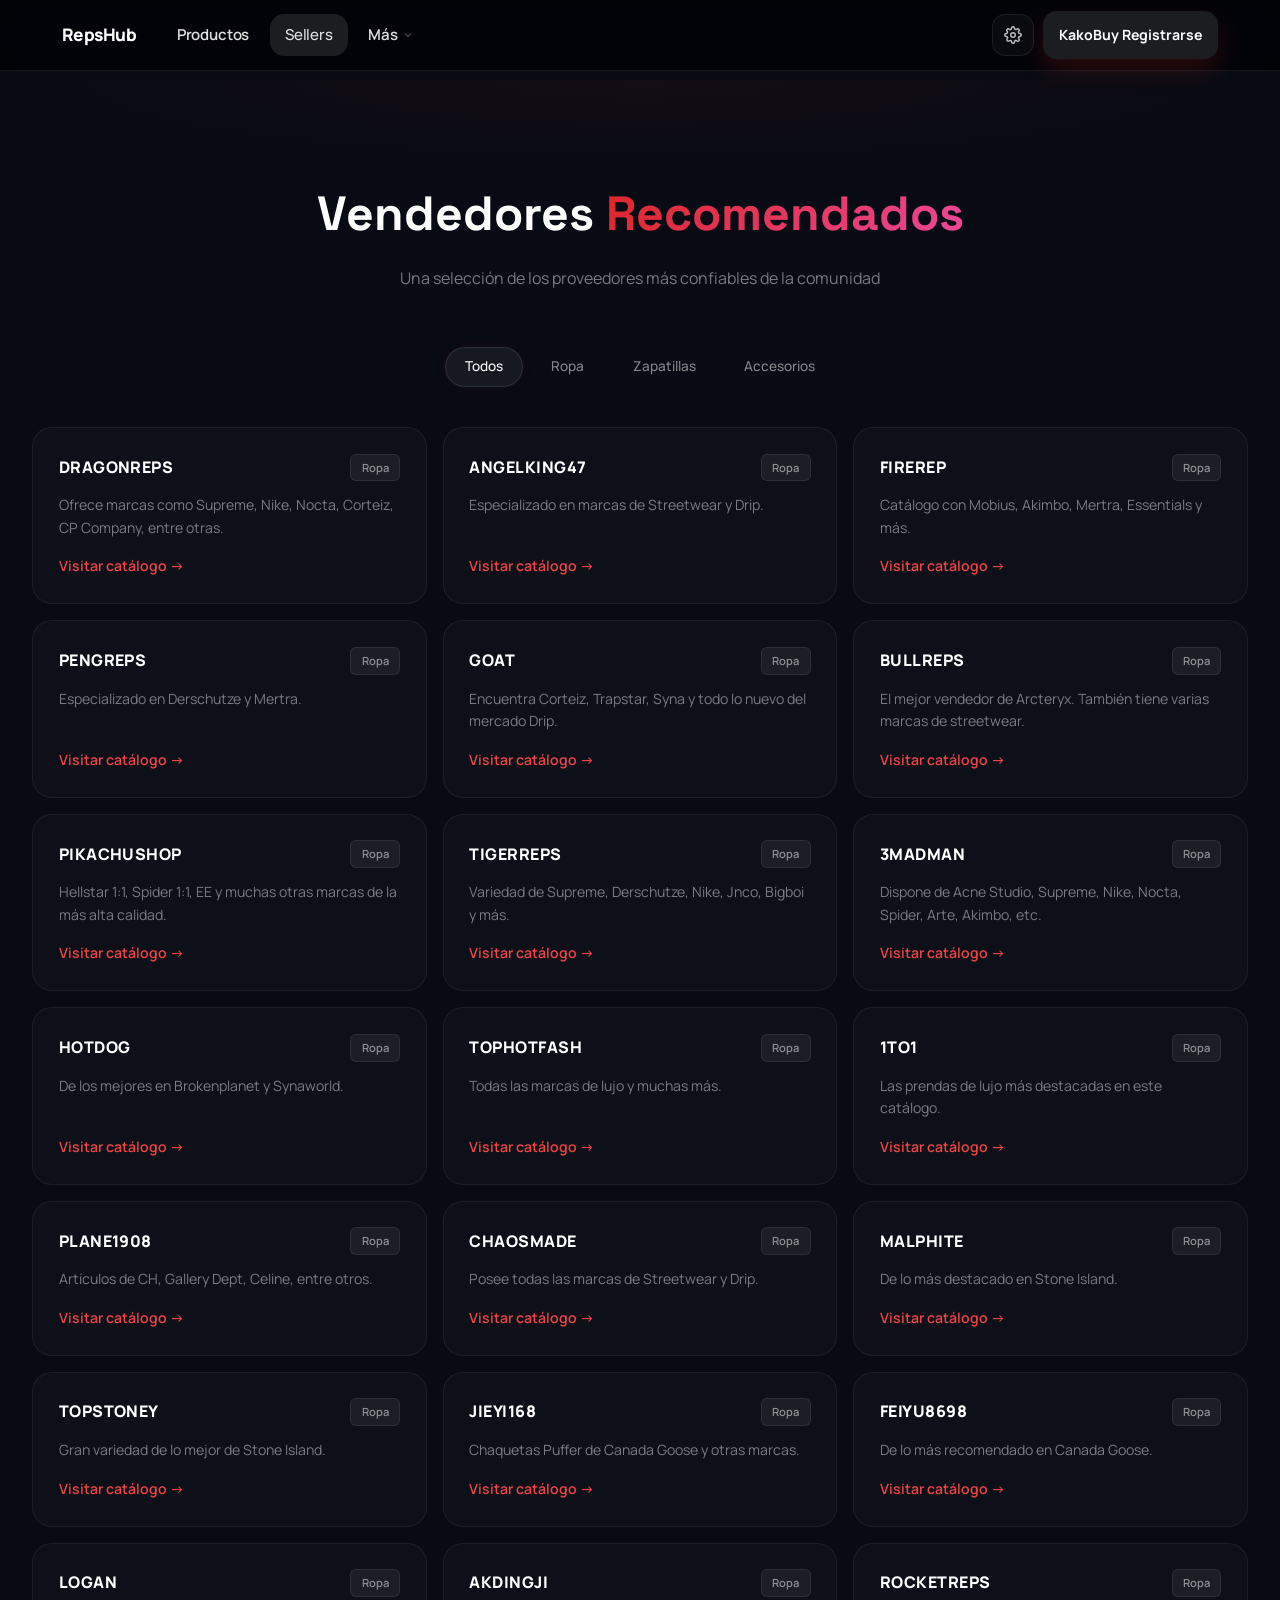
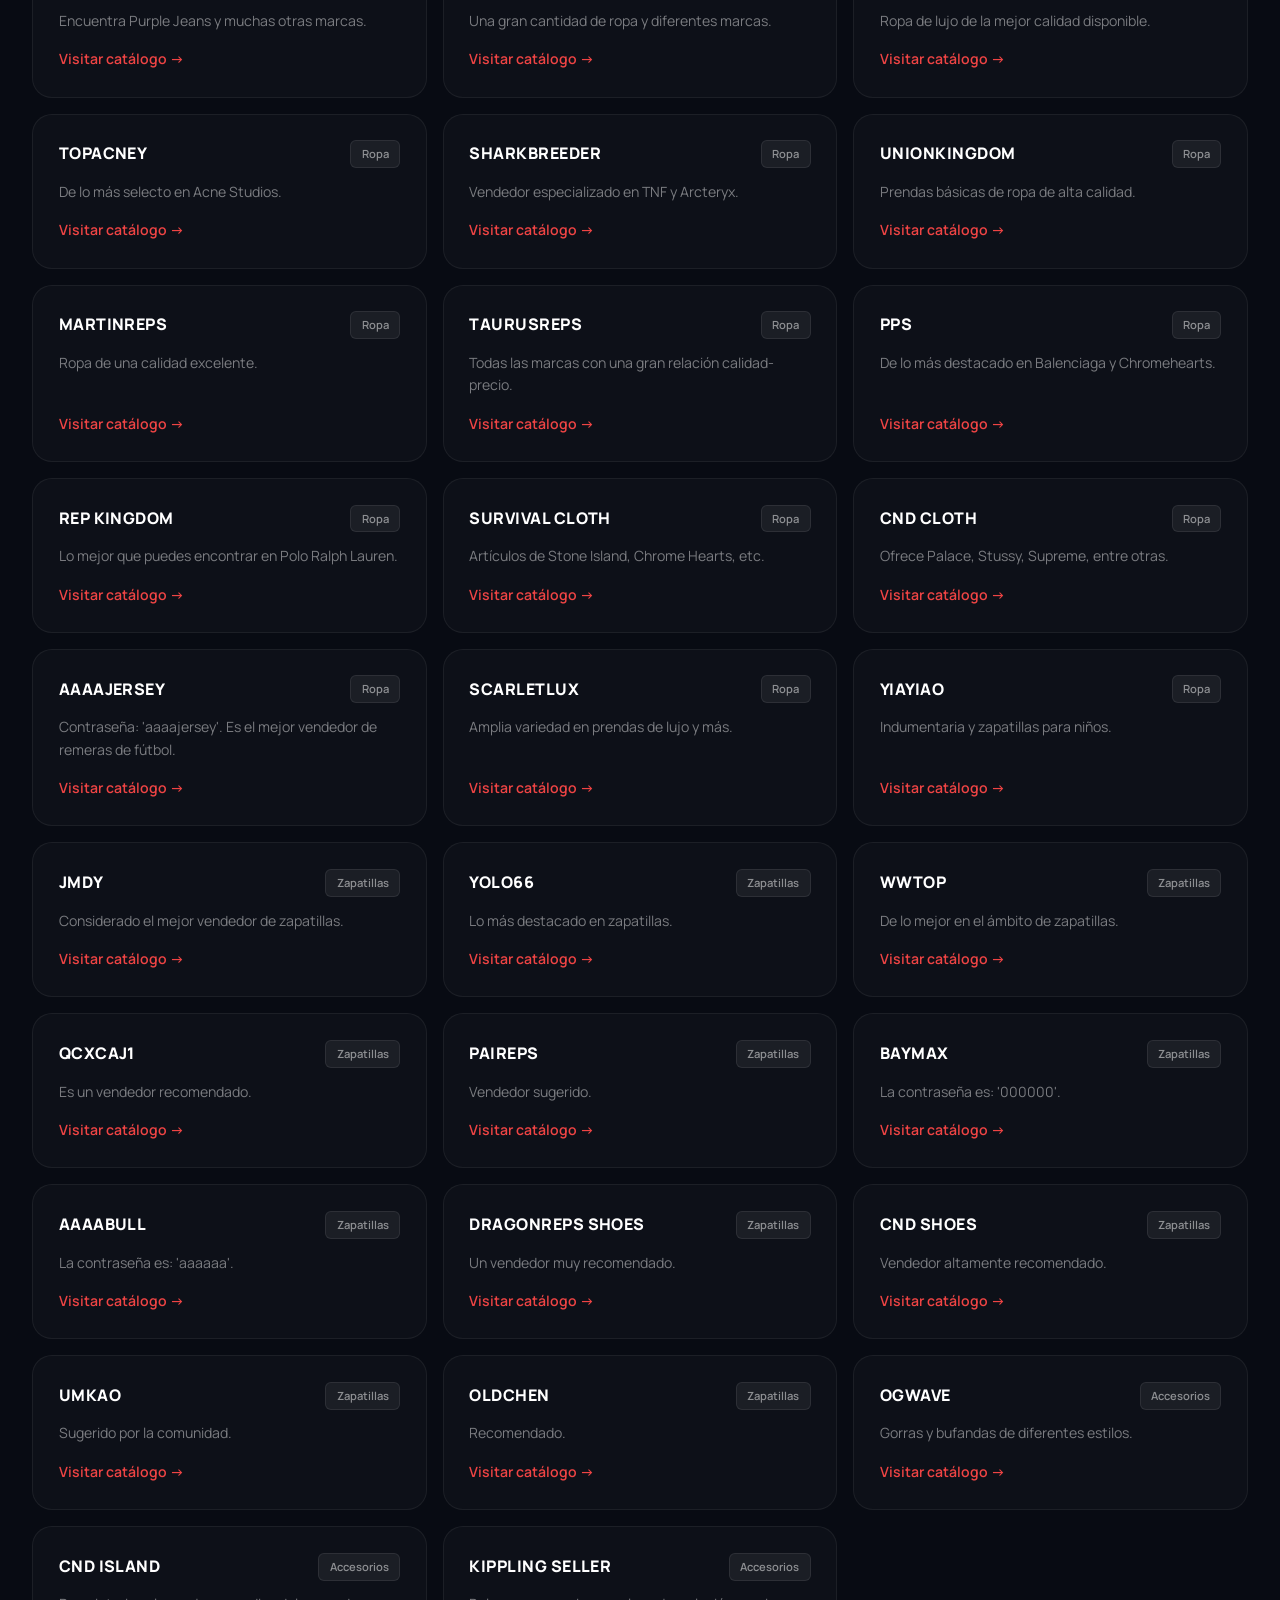
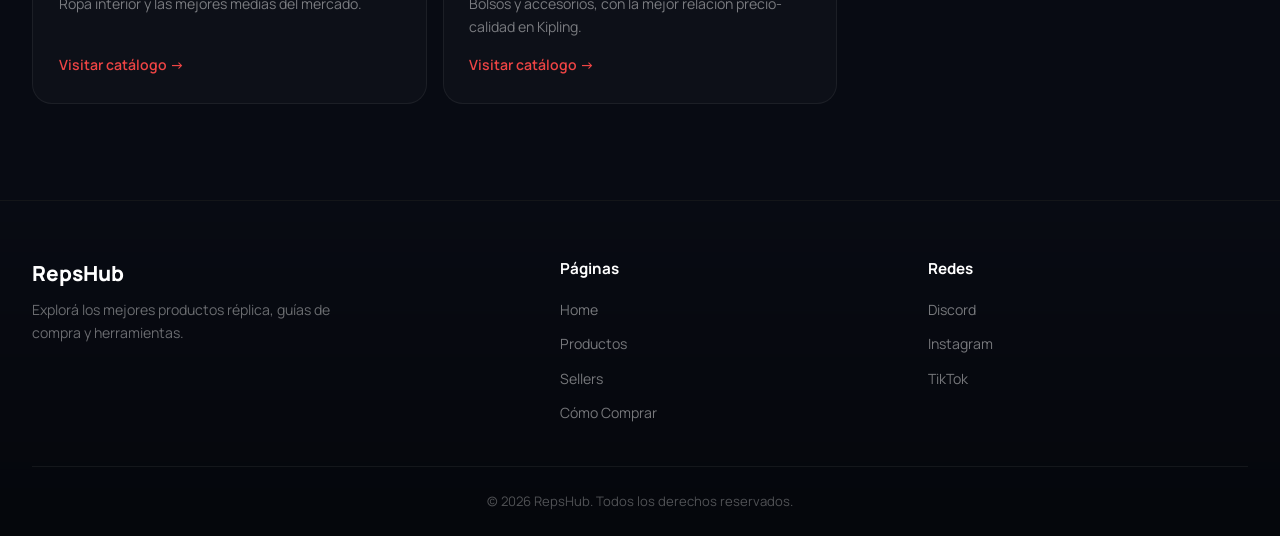
<file: sellers.html>
<!DOCTYPE html>
<html lang="es">
<head>
    <!-- Google tag (gtag.js) -->
    <script async src="https://www.googletagmanager.com/gtag/js?id=G-0N938PXJ1R"></script>
    <script>
      window.dataLayer = window.dataLayer || [];
      function gtag(){dataLayer.push(arguments);}
      gtag('js', new Date());

      gtag('config', 'G-0N938PXJ1R');
    </script>

    <meta name="google-site-verification" content="3gY6H49qBjyQQ_dPReii5aDbsPjU2OV4VR_30p-vqHk" />
    <meta charset="UTF-8">
    <meta name="viewport" content="width=device-width, initial-scale=1.0, maximum-scale=5.0, user-scalable=yes">
    <meta name="description" content="RepsHub - Vendedores Confiables de China. Lista de sellers verificados de Taobao, Weidian y 1688.">
    <title>Vendedores Recomendados | RepsHub</title>
    <link rel="icon" type="image/png" href="favicon.png">
    <link rel="stylesheet" href="style.css?v=17" type="text/css" media="all">
    <style>
    /* ---- Sellers Page – Moonreps Style ---- */
    .sl-hero {
        padding: 6rem 0 2rem; text-align: center; position: relative;
    }
    .sl-hero::before {
        content: ''; position: absolute; inset: 0;
        background: radial-gradient(ellipse 70% 50% at 50% 0%, rgba(220,38,38,0.06), transparent 70%);
        pointer-events: none;
    }
    .sl-title {
        font-family: var(--font-display, 'Space Grotesk', sans-serif);
        font-size: clamp(2rem, 5vw, 3rem); font-weight: 800; color: #fff;
        margin-bottom: 0.8rem;
    }
    .sl-title-accent {
        background: linear-gradient(135deg, #dc2626, #ec4899);
        -webkit-background-clip: text; -webkit-text-fill-color: transparent; background-clip: text;
    }
    .sl-desc {
        color: rgba(255,255,255,0.45); font-size: 1rem; max-width: 500px; margin: 0 auto;
    }
    /* Filters */
    .sl-filters {
        display: flex; justify-content: center; gap: 0.5rem; flex-wrap: wrap;
        padding: 1.5rem 0 2.5rem;
    }
    .sl-filter-btn {
        padding: 0.5rem 1.2rem; border-radius: 999px; font-size: 0.85rem; font-weight: 500;
        background: transparent; border: 1px solid transparent;
        color: rgba(255,255,255,0.5); cursor: pointer;
        transition: all 0.2s ease;
    }
    .sl-filter-btn:hover {
        color: rgba(255,255,255,0.8); background: rgba(255,255,255,0.04);
    }
    .sl-filter-btn.active {
        color: #fff; background: rgba(255,255,255,0.06);
        border-color: rgba(255,255,255,0.1);
        box-shadow: 0 0 12px rgba(220,38,38,0.08);
    }
    /* Grid */
    .sl-grid {
        display: grid; grid-template-columns: repeat(3, 1fr); gap: 1rem;
        padding-bottom: 4rem;
    }
    @media (max-width: 900px) { .sl-grid { grid-template-columns: repeat(2, 1fr); } }
    @media (max-width: 600px) { .sl-grid { grid-template-columns: 1fr; } }
    /* Card */
    .sl-card {
        background: rgba(255,255,255,0.025); border: 1px solid rgba(255,255,255,0.06);
        border-radius: 20px; padding: 1.6rem; display: flex; flex-direction: column;
        transition: all 0.3s ease;
    }
    .sl-card:hover {
        transform: scale(1.03); border-color: rgba(255,255,255,0.12);
        background: rgba(255,255,255,0.04);
        box-shadow: 0 12px 32px rgba(0,0,0,0.3);
    }
    .sl-card-header {
        display: flex; justify-content: space-between; align-items: center;
        margin-bottom: 0.8rem;
    }
    .sl-card-name {
        font-size: 1rem; font-weight: 800; color: #fff;
        text-transform: uppercase; letter-spacing: 0.03em;
    }
    .sl-card-badge {
        font-size: 0.7rem; font-weight: 600; padding: 0.25rem 0.65rem;
        border-radius: 6px; background: rgba(255,255,255,0.06);
        border: 1px solid rgba(255,255,255,0.08); color: rgba(255,255,255,0.5);
    }
    .sl-card-desc {
        font-size: 0.88rem; color: rgba(255,255,255,0.45); line-height: 1.6;
        flex: 1; margin-bottom: 1rem;
    }
    .sl-card-link {
        display: inline-flex; align-items: center; gap: 0.3rem;
        color: var(--primary-light); font-size: 0.88rem; font-weight: 600;
        text-decoration: none; transition: gap 0.2s;
    }
    .sl-card-link:hover { gap: 0.6rem; }
    /* Light theme */
    :root[data-theme="light"] .sl-title { color: var(--text); }
    :root[data-theme="light"] .sl-title-accent { -webkit-text-fill-color: transparent; }
    :root[data-theme="light"] .sl-desc { color: var(--muted); }
    :root[data-theme="light"] .sl-filter-btn { color: var(--muted); }
    :root[data-theme="light"] .sl-filter-btn:hover { color: var(--text); background: rgba(0,0,0,0.03); }
    :root[data-theme="light"] .sl-filter-btn.active { color: var(--text); background: rgba(0,0,0,0.05); border-color: rgba(0,0,0,0.1); }
    :root[data-theme="light"] .sl-card { background: var(--bg-card); border-color: var(--border-light); }
    :root[data-theme="light"] .sl-card:hover { background: var(--bg-card-2); }
    :root[data-theme="light"] .sl-card-name { color: var(--text); }
    :root[data-theme="light"] .sl-card-badge { background: rgba(0,0,0,0.04); border-color: rgba(0,0,0,0.08); color: var(--muted); }
    :root[data-theme="light"] .sl-card-desc { color: var(--muted); }
    </style>
</head>
<body>
    <script>(function(){var t=localStorage.getItem('selectedTheme')||'dark';document.documentElement.setAttribute('data-theme',t)})()</script>

    <header class="header" id="header">
    <meta name="google-site-verification" content="3gY6H49qBjyQQ_dPReii5aDbsPjU2OV4VR_30p-vqHk" />
        <div class="container">
            <div class="header-content">
                <div class="header-left">
                    <div class="logo"><a href="index.html">RepsHub</a></div>
                    <nav class="nav" id="nav">
                        <ul class="nav-list">
                            <li><a href="productos.html" class="nav-link">Productos</a></li>
                            <li><a href="sellers.html" class="nav-link">Sellers</a></li>
                            <li class="nav-dropdown">
                                <button class="nav-link nav-dropdown-toggle" type="button" aria-expanded="false"><span>Más</span><svg class="nav-dropdown-caret" viewBox="0 0 24 24" fill="none" stroke="currentColor" stroke-width="2" aria-hidden="true"><polyline points="6 9 12 15 18 9"></polyline></svg></button>
                                <div class="nav-dropdown-menu">
                                    <a href="como-comprar.html" class="nav-dropdown-link">Cómo Comprar</a>
                                    <a href="batches.html" class="nav-dropdown-link">Batches</a>
                                    <a href="crypto.html" class="nav-dropdown-link">Crypto</a>
                                    <a href="impuestos.html" class="nav-dropdown-link">Calculadora de Impuestos</a>
                                    <a href="peso.html" class="nav-dropdown-link">Estimador de Peso</a>
                                    <a href="links.html" class="nav-dropdown-link">Links</a>
                                </div>
                            </li>
                                                    <!-- Solo en móvil, el botón de registrarse -->
                            <li class="nav-mobile-register">
                                <a href="https://ikako.vip/r/gonza" target="_blank" rel="noopener noreferrer" class="btn-register-mobile">Registrarse en KakoBuy</a>
                            </li>
                        </ul>
                    </nav>
                </div>
                <div class="header-actions">
                    <button class="config-toggle" id="configToggle" aria-label="Configuración">
                        <svg width="18" height="18" viewBox="0 0 24 24" fill="none" stroke="currentColor" stroke-width="2" stroke-linecap="round" stroke-linejoin="round"><circle cx="12" cy="12" r="3"></circle><path d="M19.4 15a1.65 1.65 0 0 0 .33 1.82l.06.06a2 2 0 0 1 0 2.83 2 2 0 0 1-2.83 0l-.06-.06a1.65 1.65 0 0 0-1.82-.33 1.65 1.65 0 0 0-1 1.51V21a2 2 0 0 1-2 2 2 2 0 0 1-2-2v-.09a1.65 1.65 0 0 0-1-1.51 1.65 1.65 0 0 0-1.82.33l-.06.06a2 2 0 0 1-2.83 0 2 2 0 0 1 0-2.83l.06-.06A1.65 1.65 0 0 0 4.6 15a1.65 1.65 0 0 0-1.51-1H3a2 2 0 0 1-2-2 2 2 0 0 1 2-2h.09A1.65 1.65 0 0 0 4.6 9a1.65 1.65 0 0 0-.33-1.82l-.06-.06a2 2 0 0 1 0-2.83 2 2 0 0 1 2.83 0l.06.06A1.65 1.65 0 0 0 9 4.6a1.65 1.65 0 0 0 1-1.51V3a2 2 0 0 1 2-2 2 2 0 0 1 2 2v.09a1.65 1.65 0 0 0 1 1.51 1.65 1.65 0 0 0 1.82-.33l.06-.06a2 2 0 0 1 2.83 0 2 2 0 0 1 0 2.83l-.06.06A1.65 1.65 0 0 0 19.4 9a1.65 1.65 0 0 0 1.51 1H21a2 2 0 0 1 2 2 2 2 0 0 1-2 2h-.09a1.65 1.65 0 0 0-1.51 1z"></path></svg>
                    </button>
                    <a href="https://ikako.vip/r/gonza" target="_blank" rel="noopener noreferrer" class="btn-register">KakoBuy Registrarse</a>
                </div>
                <button class="mobile-menu-toggle" id="mobileMenuToggle" aria-label="Alternar menú"><span></span><span></span><span></span></button>
            </div>
        </div>
    </header>

    <main>
        <section class="sl-hero">
            <div class="container">
                <h1 class="sl-title">Vendedores <span class="sl-title-accent">Recomendados</span></h1>
                <p class="sl-desc">Una selección de los proveedores más confiables de la comunidad</p>
            </div>
        </section>

        <section class="container">
            <div class="sl-filters" id="sellerFilters">
                <button class="sl-filter-btn active" data-cat="all">Todos</button>
                <button class="sl-filter-btn" data-cat="ropa">Ropa</button>
                <button class="sl-filter-btn" data-cat="zapatillas">Zapatillas</button>
                <button class="sl-filter-btn" data-cat="accesorios">Accesorios</button>
            </div>

            <div class="sl-grid" id="sellersGrid"></div>
        </section>
    </main>

    <footer class="rs-footer">
        <div class="container">
            <div class="rs-footer-grid">
                <div class="rs-footer-col">
                    <strong class="rs-footer-brand">RepsHub</strong>
                    <p class="rs-footer-bio">Explorá los mejores productos réplica, guías de compra y herramientas.</p>
                </div>
                <div class="rs-footer-col">
                    <h4>Páginas</h4>
                    <ul>
                        <li><a href="index.html">Home</a></li>
                        <li><a href="productos.html">Productos</a></li>
                        <li><a href="sellers.html">Sellers</a></li>
                        <li><a href="como-comprar.html">Cómo Comprar</a></li>
                    </ul>
                </div>
                <div class="rs-footer-col">
                    <h4>Redes</h4>
                    <ul>
                        <li><a href="https://discord.gg/repshub" target="_blank" rel="noopener noreferrer">Discord</a></li>
                        <li><a href="https://www.instagram.com/gonzacuevas_" target="_blank" rel="noopener noreferrer">Instagram</a></li>
                        <li><a href="https://www.tiktok.com/@rxpsog" target="_blank" rel="noopener noreferrer">TikTok</a></li>
                    </ul>
                </div>
            </div>
            <div class="rs-footer-bottom"><p>&copy; 2026 RepsHub. Todos los derechos reservados.</p></div>
        </div>
    </footer>

    <script>
    const SELLERS = [
        // Ropa
        { name: 'DRAGONREPS', cat: 'ropa', desc: 'Ofrece marcas como Supreme, Nike, Nocta, Corteiz, CP Company, entre otras.', url: 'https://noghost.x.yupoo.com/' },
        { name: 'ANGELKING47', cat: 'ropa', desc: 'Especializado en marcas de Streetwear y Drip.', url: 'https://angelking47.x.yupoo.com/albums' },
        { name: 'FIREREP', cat: 'ropa', desc: 'Catálogo con Mobius, Akimbo, Mertra, Essentials y más.', url: 'https://firerep.x.yupoo.com/' },
        { name: 'PENGREPS', cat: 'ropa', desc: 'Especializado en Derschutze y Mertra.', url: 'https://pengreps.x.yupoo.com/albums' },
        { name: 'GOAT', cat: 'ropa', desc: 'Encuentra Corteiz, Trapstar, Syna y todo lo nuevo del mercado Drip.', url: 'https://goat-official.x.yupoo.com/' },
        { name: 'BULLREPS', cat: 'ropa', desc: 'El mejor vendedor de Arcteryx. También tiene varias marcas de streetwear.', url: 'https://bullrep.x.yupoo.com/' },
        { name: 'PIKACHUSHOP', cat: 'ropa', desc: 'Hellstar 1:1, Spider 1:1, EE y muchas otras marcas de la más alta calidad.', url: 'https://pikachushop.x.yupoo.com/' },
        { name: 'TIGERREPS', cat: 'ropa', desc: 'Variedad de Supreme, Derschutze, Nike, Jnco, Bigboi y más.', url: 'https://tiger-official.x.yupoo.com/' },
        { name: '3MADMAN', cat: 'ropa', desc: 'Dispone de Acne Studio, Supreme, Nike, Nocta, Spider, Arte, Akimbo, etc.', url: 'https://3madman.x.yupoo.com/' },
        { name: 'HOTDOG', cat: 'ropa', desc: 'De los mejores en Brokenplanet y Synaworld.', url: 'https://hotdog-official.x.yupoo.com/' },
        { name: 'TOPHOTFASH', cat: 'ropa', desc: 'Todas las marcas de lujo y muchas más.', url: 'https://tophotfashion.x.yupoo.com/' },
        { name: '1TO1', cat: 'ropa', desc: 'Las prendas de lujo más destacadas en este catálogo.', url: 'https://1to1.x.yupoo.com/' },
        { name: 'PLANE1908', cat: 'ropa', desc: 'Artículos de CH, Gallery Dept, Celine, entre otros.', url: 'https://plane1908.x.yupoo.com/' },
        { name: 'CHAOSMADE', cat: 'ropa', desc: 'Posee todas las marcas de Streetwear y Drip.', url: 'https://chaosmade.x.yupoo.com/' },
        { name: 'MALPHITE', cat: 'ropa', desc: 'De lo más destacado en Stone Island.', url: 'https://malphite.x.yupoo.com/' },
        { name: 'TOPSTONEY', cat: 'ropa', desc: 'Gran variedad de lo mejor de Stone Island.', url: 'https://topstoney.x.yupoo.com/' },
        { name: 'JIEYI168', cat: 'ropa', desc: 'Chaquetas Puffer de Canada Goose y otras marcas.', url: 'https://jieyi168x.x.yupoo.com/albums' },
        { name: 'FEIYU8698', cat: 'ropa', desc: 'De lo más recomendado en Canada Goose.', url: 'https://feiyu8698.x.yupoo.com/' },
        { name: 'LOGAN', cat: 'ropa', desc: 'Encuentra Purple Jeans y muchas otras marcas.', url: 'https://loganhere.x.yupoo.com/albums' },
        { name: 'AKDINGJI', cat: 'ropa', desc: 'Una gran cantidad de ropa y diferentes marcas.', url: 'https://akdingji.x.yupoo.com/' },
        { name: 'ROCKETREPS', cat: 'ropa', desc: 'Ropa de lujo de la mejor calidad disponible.', url: 'https://rockets-reps.x.yupoo.com/' },
        { name: 'TOPACNEY', cat: 'ropa', desc: 'De lo más selecto en Acne Studios.', url: 'https://topacney.x.yupoo.com/' },
        { name: 'SHARKBREEDER', cat: 'ropa', desc: 'Vendedor especializado en TNF y Arcteryx.', url: 'https://shark-breeder.x.yupoo.com/' },
        { name: 'UNIONKINGDOM', cat: 'ropa', desc: 'Prendas básicas de ropa de alta calidad.', url: 'https://unionkingdom.x.yupoo.com/' },
        { name: 'MARTINREPS', cat: 'ropa', desc: 'Ropa de una calidad excelente.', url: 'https://martinreps.x.yupoo.com/' },
        { name: 'TAURUSREPS', cat: 'ropa', desc: 'Todas las marcas con una gran relación calidad-precio.', url: 'https://deateath.x.yupoo.com/' },
        { name: 'PPs', cat: 'ropa', desc: 'De lo más destacado en Balenciaga y Chromehearts.', url: 'https://patternerpp.x.yupoo.com/' },
        { name: 'REP KINGDOM', cat: 'ropa', desc: 'Lo mejor que puedes encontrar en Polo Ralph Lauren.', url: 'https://repkingdom.x.yupoo.com/' },
        { name: 'SURVIVAL CLOTH', cat: 'ropa', desc: 'Artículos de Stone Island, Chrome Hearts, etc.', url: 'https://survival-cloth.x.yupoo.com/albums' },
        { name: 'CND CLOTH', cat: 'ropa', desc: 'Ofrece Palace, Stussy, Supreme, entre otras.', url: 'https://baymaxcloth.x.yupoo.com/' },
        { name: 'AAAAJERSEY', cat: 'ropa', desc: 'Contraseña: \'aaaajersey\'. Es el mejor vendedor de remeras de fútbol.', url: 'https://aaaajersey.x.yupoo.com/' },
        { name: 'SCARLETLUX', cat: 'ropa', desc: 'Amplia variedad en prendas de lujo y más.', url: 'https://scarlettluxury.x.yupoo.com/albums' },
        { name: 'YIAYIAO', cat: 'ropa', desc: 'Indumentaria y zapatillas para niños.', url: 'https://weidian.com/?userid=1864128688' },
        
        // Zapatillas
        { name: 'JMDY', cat: 'zapatillas', desc: 'Considerado el mejor vendedor de zapatillas.', url: 'https://tianjin-no1.x.yupoo.com/' },
        { name: 'YOLO66', cat: 'zapatillas', desc: 'Lo más destacado en zapatillas.', url: 'https://yolo66.x.yupoo.com/' },
        { name: 'WWTOP', cat: 'zapatillas', desc: 'De lo mejor en el ámbito de zapatillas.', url: 'https://wwfake100.x.yupoo.com/' },
        { name: 'QCXCAJ1', cat: 'zapatillas', desc: 'Es un vendedor recomendado.', url: 'https://qcxcaj1.x.yupoo.com/' },
        { name: 'PAIREPS', cat: 'zapatillas', desc: 'Vendedor sugerido.', url: 'https://pai-reps.x.yupoo.com/albums' },
        { name: 'BAYMAX', cat: 'zapatillas', desc: 'La contraseña es: \'000000\'.', url: 'https://baymax5201314.x.yupoo.com/' },
        { name: 'AAAABULL', cat: 'zapatillas', desc: 'La contraseña es: \'aaaaaa\'.', url: 'https://aaaabull.x.yupoo.com/' },
        { name: 'DRAGONREPS SHOES', cat: 'zapatillas', desc: 'Un vendedor muy recomendado.', url: 'https://dragonsneakers.x.yupoo.com/' },
        { name: 'CND SHOES', cat: 'zapatillas', desc: 'Vendedor altamente recomendado.', url: 'https://baymaxsneaker.x.yupoo.com/' },
        { name: 'UMKAO', cat: 'zapatillas', desc: 'Sugerido por la comunidad.', url: 'https://umkao.x.yupoo.com/' },
        { name: 'OLDCHEN', cat: 'zapatillas', desc: 'Recomendado.', url: 'https://jhj88888888.x.yupoo.com/' },

        // Accesorios
        { name: 'OGWAVE', cat: 'accesorios', desc: 'Gorras y bufandas de diferentes estilos.', url: 'https://ogwave.x.yupoo.com/' },
        { name: 'CND ISLAND', cat: 'accesorios', desc: 'Ropa interior y las mejores medias del mercado.', url: 'https://baymaxsocks.x.yupoo.com/' },
        { name: 'KIPPLING SELLER', cat: 'accesorios', desc: 'Bolsos y accesorios, con la mejor relación precio-calidad en Kipling.', url: 'https://moonreps.vercel.app/vendedores' }
    ];

    function renderSellers(filter = 'all') {
        const grid = document.getElementById('sellersGrid');
        const filtered = filter === 'all' ? SELLERS : SELLERS.filter(s => s.cat === filter);

        grid.innerHTML = filtered.map(s => `
            <div class="sl-card">
                <div class="sl-card-header">
                    <span class="sl-card-name">${s.name}</span>
                    <span class="sl-card-badge">${s.cat.charAt(0).toUpperCase() + s.cat.slice(1)}</span>
                </div>
                <p class="sl-card-desc">${s.desc}</p>
                <a href="${s.url}" target="_blank" rel="noopener noreferrer" class="sl-card-link">
                    Visitar catálogo →
                </a>
            </div>
        `).join('');
    }

    // Filter buttons
    document.getElementById('sellerFilters').addEventListener('click', (e) => {
        const btn = e.target.closest('.sl-filter-btn');
        if (!btn) return;
        document.querySelectorAll('.sl-filter-btn').forEach(b => b.classList.remove('active'));
        btn.classList.add('active');
        renderSellers(btn.dataset.cat);
    });

    renderSellers();
    </script>
    <script defer src="script.js?v=17"></script>
</body>
</html>
</file>
<file: style.css>
@import url('https://fonts.googleapis.com/css2?family=Manrope:wght@400;500;600;700;800&family=Space+Grotesk:wght@500;700&display=swap');

/* ============================================
   REPS COMUNITY — DARK BLUE THEME (FULL CSS)
   Compatible with your existing class names
   ============================================ */

/* ---------- RESET ---------- */
* { margin: 0; padding: 0; box-sizing: border-box; }
html { scroll-behavior: smooth; }
img { max-width: 100%; display: block; height: auto; }
a { color: inherit; text-decoration: none; }
button { font: inherit; }

/* Performance optimizations */
* {
  -webkit-font-smoothing: antialiased;
  -moz-osx-font-smoothing: grayscale;
}

img {
  image-rendering: -webkit-optimize-contrast;
  image-rendering: crisp-edges;
  max-width: 100%;
  height: auto;
}

/* Lazy loading images */
img[loading="lazy"] {
  content-visibility: auto;
  contain-intrinsic-size: 300px 300px;
}

/* Optimizaciones de renderizado */
.product-card,
.carousel-item,
.product-grid {
  contain: layout style paint;
  will-change: transform;
  transform: translateZ(0); /* Force GPU acceleration */
  backface-visibility: hidden;
  -webkit-backface-visibility: hidden;
}

.product-card img,
.carousel-item img {
  content-visibility: auto;
  contain-intrinsic-size: 300px 300px;
  loading: lazy;
  decoding: async;
  fetchpriority: low;
}

/* Optimizar animaciones */
@media (prefers-reduced-motion: no-preference) {
  .product-card,
  .carousel-track {
    will-change: transform;
  }
}

/* Optimizar ruleta */
.wheel-main,
.wheel-segment-floating {
  transform: translateZ(0);
  backface-visibility: hidden;
  -webkit-backface-visibility: hidden;
}

/* SEO Content Styles (removed inline styles) */
.seo-content-wrapper {
  max-width: 900px;
  margin: 0 auto;
}

.seo-content-text {
  color: var(--muted);
  line-height: 1.8;
  font-size: 1.1rem;
}

.seo-content-h3 {
  font-size: 1.5rem;
  margin-bottom: 1rem;
  margin-top: 0;
  color: var(--text);
}

.seo-content-h3-spaced {
  margin-top: 1.5rem;
}

.seo-content-p {
  margin-bottom: 1.5rem;
}

.seo-content-p-last {
  margin-bottom: 0;
}

.seo-content-link {
  color: var(--primary-color);
  text-decoration: underline;
  font-weight: 600;
}

.seo-content-link:hover {
  color: var(--primary-light);
}

.carousel-loading {
  color: #fff;
  text-align: center;
  padding: 2rem;
}

/* Footer Styles */
.site-footer {
  background: var(--bg-card);
  border-top: 1px solid var(--border);
  padding: 3rem 0 1.5rem;
  margin-top: 4rem;
}

.footer-content {
  display: grid;
  grid-template-columns: repeat(auto-fit, minmax(200px, 1fr));
  gap: 2rem;
  margin-bottom: 2rem;
}

.footer-section {
  display: flex;
  flex-direction: column;
}

.footer-title {
  font-size: 1.125rem;
  font-weight: 700;
  color: var(--text);
  margin-bottom: 1rem;
}

.footer-description {
  color: var(--muted);
  font-size: 0.9rem;
  line-height: 1.6;
}

.footer-links {
  list-style: none;
  padding: 0;
  margin: 0;
}

.footer-links li {
  margin-bottom: 0.5rem;
}

.footer-links a {
  color: var(--muted);
  text-decoration: none;
  transition: color 0.2s ease;
  font-size: 0.9rem;
}

.footer-links a:hover {
  color: var(--primary-color);
}

.social-links {
  display: flex;
  gap: 1rem;
  flex-wrap: wrap;
}

.social-links a {
  display: flex;
  align-items: center;
  justify-content: center;
  width: 40px;
  height: 40px;
  border-radius: 50%;
  background: var(--bg-card-2);
  color: var(--muted);
  transition: all 0.2s ease;
  border: 1px solid var(--border);
}

.social-links a:hover {
  background: var(--primary-color);
  color: #fff;
  transform: translateY(-2px);
  border-color: var(--primary-color);
}

.footer-contact {
  color: var(--muted);
  font-size: 0.9rem;
  margin-bottom: 0.5rem;
}

.footer-bottom {
  text-align: center;
  padding-top: 2rem;
  border-top: 1px solid var(--border);
  color: var(--muted);
  font-size: 0.875rem;
}

@media (max-width: 767px) {
  .footer-content {
    grid-template-columns: 1fr;
    gap: 1.5rem;
  }
  
  .social-links {
    justify-content: flex-start;
  }
}

/* Optimizar header */
.header {
  transform: translateZ(0);
  will-change: transform, opacity;
}

/* Optimizar scroll performance */
html {
  scroll-behavior: smooth;
  -webkit-overflow-scrolling: touch;
}

body {
  overflow-x: hidden;
  -webkit-font-smoothing: antialiased;
  -moz-osx-font-smoothing: grayscale;
  text-rendering: optimizeLegibility;
}

/* No usar contain en header sticky: rompe el menú móvil al hacer scroll */
.header.scrolled {
 contain: none;
}

/* ---------- THEME TOKENS ---------- */
:root {
  /* Brand - Red Theme */
  --primary-color: #dc2626;      /* rojo principal */
  --primary-dark:  #991b1b;      /* rojo oscuro */
  --primary-light: #ef4444;      /* rojo claro */
  --primary-accent: #f87171;      /* rojo brillante */

  /* Base - Dark Theme (Default) */
  --bg: #000000;                /* fondo oscuro */
  --bg-card: #0b0f1a;            /* cards oscuras */
  --bg-card-2: #0f172a;          /* hover oscuro */
  --bg-dark: #1a1a1a;           
  --text: #ffffff;               /* texto principal claro */
  --text-light: #ffffff;         
  --muted: #b8c1ff;              /* texto secundario */
  --muted-2: rgba(255,255,255,.72);

  --border: rgba(255,255,255,.10);
  --border-2: rgba(255,255,255,.08);
  --border-light: rgba(255,255,255,.08);

  --shadow-sm: 0 6px 18px rgba(0,0,0,.45);
  --shadow-md: 0 16px 40px rgba(0,0,0,.60);
  --shadow-lg: 0 8px 24px rgba(0,0,0,.16);
  --glow: 0 0 0 6px rgba(220,38,38,.12);
  --glow-strong: 0 0 0 7px rgba(220,38,38,.16), 0 18px 60px rgba(0,0,0,.65);

  --radius-sm: 8px;
  --radius: 12px;
  --radius-lg: 16px;

  --transition-fast: 150ms ease;
  --transition-base: 280ms ease;
  --transition-slow: 500ms ease;

  /* Typography */
  --font-primary: "Manrope", "Segoe UI", sans-serif;
  --font-display: "Space Grotesk", "Segoe UI", sans-serif;

  --font-size-xs: 0.75rem;
  --font-size-sm: 0.875rem;
  --font-size-base: 1rem;
  --font-size-lg: 1.125rem;
  --font-size-xl: 1.25rem;
  --font-size-2xl: 1.5rem;
  --font-size-3xl: 1.875rem;
  --font-size-4xl: 2.25rem;

  /* Spacing */
  --spacing-xs: 0.5rem;
  --spacing-sm: 1rem;
  --spacing-md: 1.5rem;
  --spacing-lg: 2rem;
  --spacing-xl: 3rem;
  --spacing-2xl: 4rem;
}

/* Light Theme (Optional) */
:root[data-theme="light"] {
  --bg: #f8fafc;
  --bg-card: rgba(255, 255, 255, 0.7); 
  --bg-card-2: rgba(255, 255, 255, 0.95);
  --bg-dark: #e2e8f0;           
  --text: #0f172a;               
  --text-light: #ffffff;         
  --muted: #64748b;              
  --muted-2: rgba(15,23,42,.85); 

  --border: rgba(15,23,42,.08);
  --border-2: rgba(15,23,42,.05);
  --border-light: rgba(15,23,42,.03); 

  --shadow-sm: 0 2px 10px rgba(15,23,42,.04);
  --shadow-md: 0 8px 30px rgba(15,23,42,.08);
  --shadow-lg: 0 12px 40px rgba(15,23,42,.12);
  --glow: 0 0 0 4px rgba(220,38,38,.08);
  --glow-strong: 0 0 0 6px rgba(220,38,38,.12), 0 8px 30px rgba(220,38,38,.15);
}

/* ---------- BASE ---------- */
body {
  font-family: var(--font-primary);
  font-size: var(--font-size-base);
  line-height: 1.6;
  color: var(--text);
  background: #080b13;
  overflow-x: hidden;
  min-height: 100vh;
  transition: background-color 0.3s ease, color 0.3s ease;
  padding-top: 80px; /* Compensar header fijo */
}

/* Variables para grid y glow */
:root {
  --grid-color: rgba(255, 255, 255, 0.06);
  --grid-glow: rgba(220, 38, 38, 0.15);
}

:root[data-theme="light"] {
  --bg: #ffffff;
  --grid-color: rgba(0, 0, 0, 0.03);
  --grid-glow: rgba(220, 38, 38, 0.05);
}

:root[data-theme="light"] body {
  background: #ffffff;
}

/* Light theme background gradient */
:root[data-theme="light"] body {
  background: #f5f5f5;
}

:root[data-theme="light"] body::before {
  background: 
    radial-gradient(1000px 600px at 50% 0%, rgba(15,23,42,.03), rgba(0,0,0,0) 70%),
    radial-gradient(800px 500px at 20% 20%, rgba(15,23,42,.02), rgba(0,0,0,0) 60%),
    #f8fafc;
}

:root[data-theme="light"] .hero-modern,
:root[data-theme="light"] .featured-products-modern,
:root[data-theme="light"] .seo-content-modern,
:root[data-theme="light"] .community-modern {
  background: #f5f5f5;
  border-top-color: rgba(0,0,0,.05);
}

:root[data-theme="light"] .hero-title-modern,
:root[data-theme="light"] .section-title-modern {
  color: #0a0a0a;
}

:root[data-theme="light"] .hero-subtitle-modern,
:root[data-theme="light"] .section-subtitle-modern {
  color: rgba(0,0,0,.7);
}

:root[data-theme="light"] .hero-badge,
:root[data-theme="light"] .section-badge {
  border-color: rgba(0,0,0,.1);
  background: rgba(0,0,0,.02);
}

:root[data-theme="light"] .hero-badge-text,
:root[data-theme="light"] .section-badge-text {
  color: rgba(0,0,0,.6);
}

:root[data-theme="light"] .btn-hero-secondary {
  border-color: rgba(0,0,0,.2);
  color: #0a0a0a;
}

:root[data-theme="light"] .btn-hero-secondary:hover {
  background: rgba(0,0,0,.05);
  border-color: rgba(0,0,0,.3);
}

/* ---------- CONTAINER ---------- */
.container {
  width: 100%;
  max-width: 1600px;
  margin: 0 auto;
  padding: 0 var(--spacing-md);
}
@media (min-width: 768px) {
  .container { padding: 0 var(--spacing-lg); }
}

/* ============================================
   HEADER & NAVIGATION
   ============================================ */
.header {
  background: rgba(8,11,19,.8);
  backdrop-filter: blur(12px);
  -webkit-backdrop-filter: blur(12px);
  position: fixed;
  top: 0;
  left: 0;
  right: 0;
  z-index: 1000;
  border-bottom: 1px solid rgba(255,255,255,.05);
  transition: transform 0.3s ease, opacity 0.3s ease, background-color 0.3s ease, border-color 0.3s ease;
  will-change: transform, opacity;
  animation: navbar-drop 0.8s ease-out forwards;
}

:root[data-theme="light"] .header {
  background: rgba(255,255,255,.8);
  backdrop-filter: blur(12px) saturate(180%);
  -webkit-backdrop-filter: blur(12px) saturate(180%);
  border-bottom-color: rgba(0,0,0,.05);
}

.header.scrolled {
  box-shadow: 0 10px 30px rgba(0,0,0,.55), 0 0 0 1px rgba(220,38,38,.10);
  border-bottom-color: var(--border-2);
}

:root[data-theme="light"] .header.scrolled {
  box-shadow: 0 4px 20px rgba(15,23,42,.06);
  border-bottom-color: rgba(15,23,42,.1);
}

.header-content {
  display: flex;
  justify-content: space-between;
  align-items: center;
  padding: 0.62rem 0;
  gap: 1rem;
}

.logo a {
  font-size: 1.45rem;
  font-weight: 900;
  letter-spacing: .4px;
  color: var(--text);
  transition: color var(--transition-fast);
}
.logo a:hover { color: var(--primary-light); }

.nav {
  display: flex;
  align-items: center;
  gap: 0.9rem;
  margin-left: auto;
  min-width: 0;
}

.nav-list {
  display: flex;
  list-style: none;
  gap: 0.3rem;
  align-items: center;
  flex-wrap: nowrap;
}

.nav-list > li {
  display: flex;
  align-items: center;
}

.nav-dropdown {
  position: relative;
}

.nav-dropdown-toggle {
  display: inline-flex;
  align-items: center;
  justify-content: center;
  gap: 0.42rem;
  border: 0;
  background: transparent;
  cursor: pointer;
  font: inherit;
  white-space: nowrap;
}

.nav-dropdown-caret {
  width: 14px;
  height: 14px;
  opacity: 0.72;
  transition: transform var(--transition-fast), opacity var(--transition-fast);
}

.nav-dropdown:hover .nav-dropdown-caret,
.nav-dropdown.open .nav-dropdown-caret,
.nav-dropdown.active .nav-dropdown-caret {
  transform: rotate(180deg);
  opacity: 1;
}

.nav-dropdown-menu {
  position: absolute;
  top: calc(100% + 0.45rem);
  left: 0;
  min-width: 230px;
  padding: 0.45rem;
  display: grid;
  gap: 0.12rem;
  border-radius: 1.1rem;
  border: 1px solid rgba(255,255,255,.08);
  background: rgba(8,11,19,.94);
  backdrop-filter: blur(16px);
  -webkit-backdrop-filter: blur(16px);
  box-shadow: 0 20px 40px rgba(0,0,0,.18);
  opacity: 0;
  visibility: hidden;
  transform: translateY(6px);
  pointer-events: none;
  transition: opacity 200ms ease, transform 200ms ease, visibility 200ms ease;
  z-index: 1005;
}

/* Invisible bridge to prevent dropdown closing when moving mouse from toggle to menu */
.nav-dropdown-menu::before {
  content: '';
  position: absolute;
  top: -20px;
  left: 0;
  right: 0;
  height: 20px;
}

.nav-dropdown:hover .nav-dropdown-menu,
.nav-dropdown.open .nav-dropdown-menu {
  opacity: 1;
  visibility: visible;
  transform: translateY(0);
  pointer-events: auto;
}

.nav-dropdown-link {
  display: flex;
  align-items: center;
  width: 100%;
  padding: 0.72rem 0.82rem;
  border-radius: 0.85rem;
  color: rgba(255,255,255,.86);
  font-size: 0.9rem;
  transition: background var(--transition-fast), color var(--transition-fast);
}

.nav-dropdown-link:hover {
  background: rgba(255,255,255,.05);
  color: #fff;
}

.nav-link {
  color: rgba(255,255,255,.90);
  font-weight: 500;
  position: relative;
  min-height: 40px;
  padding: 0.55rem 0.88rem;
  font-size: 0.93rem;
  border-radius: 0.85rem;
  transition: background var(--transition-fast), color var(--transition-fast);
}
.nav-link:hover {
  background: rgba(255,255,255,.04);
  color: var(--primary-light);
}
.nav-link.active {
  color: var(--primary-light);
  background: rgba(220,38,38,.12);
  font-weight: 600;
}

:root[data-theme="light"] .nav-link {
  color: var(--text);
}
:root[data-theme="light"] .nav-link:hover {
  background: var(--bg-card-2);
  color: var(--primary-color);
}
:root[data-theme="light"] .nav-link.active {
  color: var(--primary-color);
  background: rgba(220,38,38,.1);
}
.nav-dropdown.active > .nav-dropdown-toggle,
.nav-dropdown-toggle.active {
  color: var(--primary-light);
  background: rgba(220,38,38,.12);
  font-weight: 600;
}

:root[data-theme="light"] .nav-dropdown-menu {
  background: #ffffff;
  border-color: rgba(15,23,42,.08);
  box-shadow: 0 18px 36px rgba(15,23,42,.12);
}

:root[data-theme="light"] .nav-dropdown-link {
  color: rgba(16,24,40,.86);
}

:root[data-theme="light"] .nav-dropdown-link:hover {
  background: rgba(15,23,42,.05);
  color: #101828;
}

:root[data-theme="light"] .nav-dropdown.active > .nav-dropdown-toggle,
:root[data-theme="light"] .nav-dropdown-toggle.active {
  color: var(--primary-color);
  background: rgba(220,38,38,.1);
}
.nav-link::after { display:none; } /* apagamos underline viejo (más limpio) */

/* Header right actions */
.header-actions {
  display: flex;
  align-items: center;
  gap: 0.55rem;
}

/* Registrarse button */
.btn-register {
  padding: 0.55rem 1.1rem;
  background: var(--primary-color);
  border: 1px solid var(--primary-color);
  color: var(--text-light);
  font-weight: 600;
  font-size: var(--font-size-sm);
  border-radius: var(--radius-sm);
  transition: transform var(--transition-fast), background var(--transition-fast),
              box-shadow var(--transition-fast), border-color var(--transition-fast);
  white-space: nowrap;
  box-shadow: var(--shadow-sm);
}
.btn-register:hover {
  transform: translateY(-1px);
  background: var(--primary-light);
  border-color: var(--primary-light);
  box-shadow: var(--shadow-md);
}

/* Theme toggle button */
.theme-toggle {
  background: rgba(255,255,255,.04);
  border: 1px solid var(--border-2);
  border-radius: var(--radius-sm);
  width: 40px;
  height: 40px;
  cursor: pointer;
  color: #fff;
  display: flex;
  align-items: center;
  justify-content: center;
  position: relative;
  transition: border-color var(--transition-fast), box-shadow var(--transition-fast), transform var(--transition-fast), background var(--transition-fast);
  box-shadow: var(--shadow-sm);
  overflow: hidden;
}

.theme-toggle:hover {
  border-color: rgba(220,38,38,.70);
  box-shadow: var(--glow);
  transform: translateY(-1px);
}

:root[data-theme="light"] .theme-toggle {
  background: var(--bg-card-2);
  border-color: var(--border-light);
  color: var(--text);
}

:root[data-theme="light"] .theme-toggle:hover {
  border-color: var(--primary-color);
  box-shadow: var(--shadow-md);
  background: var(--bg-card);
}

.theme-icon {
  position: absolute;
  width: 18px;
  height: 18px;
  transition: opacity var(--transition-base), transform var(--transition-base);
}

.theme-icon-sun {
  opacity: 0;
  transform: rotate(90deg) scale(0.5);
}

.theme-icon-moon {
  opacity: 1;
  transform: rotate(0deg) scale(1);
}

:root[data-theme="light"] .theme-icon-sun {
  opacity: 1;
  transform: rotate(0deg) scale(1);
}

:root[data-theme="light"] .theme-icon-moon {
  opacity: 0;
  transform: rotate(-90deg) scale(0.5);
}

/* Config gear button */
.config-toggle {
  background: rgba(255,255,255,.04);
  border: 1px solid var(--border-2);
  border-radius: var(--radius-sm);
  width: 40px;
  height: 40px;
  cursor: pointer;
  color: #fff;
  display:flex;
  align-items:center;
  justify-content:center;
  transition: border-color var(--transition-fast), box-shadow var(--transition-fast), transform var(--transition-fast), background var(--transition-fast);
  box-shadow: var(--shadow-sm);
}
.config-toggle:hover {
  border-color: rgba(220,38,38,.70);
  box-shadow: var(--glow);
  transform: translateY(-1px);
}

:root[data-theme="light"] .config-toggle {
  background: var(--bg-card-2);
  border-color: var(--border-light);
  color: var(--text);
}
:root[data-theme="light"] .config-toggle:hover {
  border-color: var(--primary-color);
  box-shadow: var(--shadow-md);
  background: var(--bg-card);
}

/* Mobile menu toggle */
.mobile-menu-toggle {
  display: none;
  flex-direction: column;
  gap: 4px;
  background: none;
  border: none;
  cursor: pointer;
  padding: var(--spacing-xs);
}
.mobile-menu-toggle span {
  width: 24px;
  height: 2px;
  background-color: #ffffff;
  transition: all var(--transition-base);
}

:root[data-theme="light"] .mobile-menu-toggle span {
  background-color: var(--text);
}

@media (max-width: 767px) {
 .header {
 padding: var(--spacing-xs) 0;
 }
 
 .header-content {
 flex-direction: row;
 align-items: center;
 justify-content: space-between;
 padding: 0 var(--spacing-sm);
 gap: var(--spacing-xs);
 }
 
 .logo { 
 display: flex; 
 align-items: center; 
 } 
 
 .logo a { 
 font-size: var(--font-size-lg); 
 } 
 
 .nav {
 display: flex;
 flex-direction: row;
 align-items: center;
 gap: var(--spacing-xs);
 }
 
 .header-actions {
 display: flex;
 align-items: center;
 gap: var(--spacing-xs);
 justify-content: flex-end;
 flex-wrap: nowrap;
 }
 
 .btn-register { 
 padding: 0.35rem .6rem; 
 font-size: 12px;
 white-space: nowrap;
 }
 
 .config-toggle { 
 width: 32px; 
 height: 32px; 
 border-radius: 10px; 
 } 
 
 .theme-toggle { 
 width: 32px; 
 height: 32px; 
 } 
 
 .mobile-menu-toggle { 
 display: flex;
 align-self: center;
 margin-top: 0;
 margin-left: 2px;
 }

  .nav-list {
    position: fixed;
    top: var(--header-height, 70px);
    right: 0;
    width: 100%;
    max-width: 100vw;
    height: calc(100vh - var(--header-height, 70px));
    background: rgba(0,0,0,.95);
    backdrop-filter: blur(10px);
    -webkit-backdrop-filter: blur(10px);
    border-left: none;
    border-top: 1px solid rgba(255,255,255,.05);
    flex-direction: column;
    padding: 2rem;
    align-items: center;
    box-shadow: none;
    transform: translateX(100%);
    transition: transform var(--transition-base), top 0.1s ease-out;
    gap: var(--spacing-md);
    z-index: 1001;
    overflow-y: auto;
    /* Permitir que JavaScript actualice la posición dinámicamente */
    will-change: top, transform;
  }

  .nav-dropdown {
    width: 100%;
    display: flex;
    flex-direction: column;
    align-items: center;
  }

  .nav-dropdown-toggle {
    width: 100%;
    justify-content: center;
    gap: 0.5rem;
  }

  .nav-dropdown-menu {
    position: static;
    min-width: 0;
    width: 100%;
    max-width: 300px;
    margin-top: 0.5rem;
    padding: 0.5rem;
    border-radius: 0.95rem;
    background: rgba(255,255,255,.03);
    box-shadow: none;
    opacity: 1;
    visibility: visible;
    transform: none;
    pointer-events: auto;
    display: none;
    text-align: center;
  }

  .nav-dropdown.open .nav-dropdown-menu {
    display: grid;
    justify-items: center;
  }
  
  .nav-link {
    font-size: 1.1rem;
    padding: 0.75rem;
    width: auto;
    text-align: center;
  }

  .nav-dropdown-link {
    padding: 0.72rem 0.82rem;
    font-size: 0.9rem;
  }
  
  :root[data-theme="light"] .nav-list {
    background: var(--bg-card);
    backdrop-filter: blur(20px) saturate(180%);
    -webkit-backdrop-filter: blur(20px) saturate(180%);
    border-left-color: var(--border-light);
    box-shadow: -4px 0 20px rgba(0,0,0,.2);
  }

  :root[data-theme="light"] .nav-dropdown-menu {
    background: rgba(15,23,42,.04);
    box-shadow: none;
  }
  
  .nav-list.active { 
    transform: translateX(0); 
  }
}

@media (max-width: 420px) {
 .header-content {
 padding: 0 var(--spacing-xs);
 }

 .logo a {
 font-size: 1.4rem;
 }

 .nav {
 gap: 4px;
 flex: 1;
 justify-content: flex-end;
 min-width: 0;
 }

 .header-actions {
 gap: 4px;
 min-width: 0;
 }

 .btn-register {
 padding: 0.3rem 0.5rem;
 font-size: 11px;
 max-width: 86px;
 overflow: hidden;
 text-overflow: ellipsis;
 }

 .config-toggle,
 .theme-toggle {
 width: 30px;
 height: 30px;
 }

 .mobile-menu-toggle {
 padding: 4px;
 }

 .mobile-menu-toggle span {
 width: 20px;
 }
}

@media (max-width: 350px) {
 .btn-register {
 display: none;
 }
}

/* ============================================
   HERO SECTION (Legacy - mantener para compatibilidad)
   ============================================ */
.hero:not(.hero-modern) {
  /* menos degradado “template”, más pro */
  background:
    radial-gradient(1000px 520px at 50% 0%, rgba(220,38,38,.22), rgba(0,0,0,0) 62%),
    linear-gradient(180deg, rgba(10,27,85,.18), rgba(0,0,0,0) 60%),
    #000;
  color: #fff;
  padding: var(--spacing-xl) 0;
  text-align: center;
  min-height: 30vh;
  display:flex;
  align-items:center;
  border-bottom: 1px solid rgba(255,255,255,.06);
}

:root[data-theme="light"] .hero {
  background:
    radial-gradient(1000px 520px at 50% 0%, rgba(220,38,38,.08), rgba(0,0,0,0) 62%),
    linear-gradient(180deg, rgba(220,38,38,.05), rgba(0,0,0,0) 60%),
    var(--bg-card);
  color: var(--text);
  border-bottom-color: var(--border-light);
}

.hero-content { max-width: 900px; margin: 0 auto; }

.hero-title {
  font-size: var(--font-size-3xl);
  font-weight: 900;
  margin-bottom: 0;
  line-height: 1.15;
  letter-spacing: .2px;
}
.hero-subtitle {
  font-size: var(--font-size-lg);
  margin-bottom: var(--spacing-xl);
  color: var(--muted-2);
  font-weight: 500;
  line-height: 1.65;
}

@media (min-width: 768px) {
  .hero { min-height: 35vh; }
  .hero-title { font-size: 2.6rem; }
}

/* Mejoras móviles para Hero */
@media (max-width: 767px) {
  .hero {
    padding: var(--spacing-lg) 0;
    min-height: auto;
  }
  
  .hero-title {
    font-size: 1.75rem;
    line-height: 1.2;
    padding: 0 var(--spacing-sm);
  }
  
  .hero-subtitle {
    font-size: 1rem;
    padding: 0 var(--spacing-sm);
    line-height: 1.5;
  }
  
  .hero-content {
    padding: var(--spacing-md) 0;
  }
}

/* ============================================
   HERO INFINER (Nuevo diseño inspirado en template Infiner)
   ============================================ */
.hero-infiner {
  position: relative;
  min-height: 100vh;
  min-height: 100dvh;
  display: flex;
  flex-direction: column;
  align-items: center;
  justify-content: center;
  overflow: hidden;
  background: #080b13;
  margin-top: -80px; /* Compensar padding del body */
}

:root[data-theme="light"] .hero-infiner {
  background: #ffffff;
}

/* Grid Background */
.grid-background {
  position: absolute;
  inset: 0;
  z-index: 0;
  overflow: hidden;
  opacity: 0.4;
}

.grid-background::before {
  content: '';
  position: absolute;
  inset: 0;
  background-image: 
    linear-gradient(var(--grid-color, rgba(255,255,255,0.06)) 1px, transparent 1px),
    linear-gradient(90deg, var(--grid-color, rgba(255,255,255,0.06)) 1px, transparent 1px);
  background-size: 60px 60px;
  mask-image: radial-gradient(ellipse 80% 50% at 50% 100%, black 0%, black 40%, transparent 70%);
  -webkit-mask-image: radial-gradient(ellipse 80% 50% at 50% 100%, black 0%, black 40%, transparent 70%);
}

.grid-background::after {
  content: '';
  position: absolute;
  inset: 0;
  background: radial-gradient(ellipse 100% 60% at 50% 100%, var(--grid-glow, rgba(34,94,223,0.15)), transparent 60%);
}

:root[data-theme="light"] .grid-background::before {
  background-image: 
    linear-gradient(rgba(0,0,0,0.03) 1px, transparent 1px),
    linear-gradient(90deg, rgba(0,0,0,0.03) 1px, transparent 1px);
}

:root[data-theme="light"] .grid-background::after {
  background: radial-gradient(ellipse 100% 60% at 50% 100%, rgba(34,94,223,0.05), transparent 60%);
}

/* Meteors Container */
.meteors-container {
  position: absolute;
  inset: 0;
  overflow: hidden;
  pointer-events: none;
  z-index: 1;
}

.meteor {
  position: absolute;
  width: 2px;
  height: 2px;
  border-radius: 50%;
  background: white;
  box-shadow: 0 0 3px 1px rgba(255,255,255,0.2);
  animation: meteor-effect linear infinite;
}

.meteor::before {
  content: '';
  position: absolute;
  bottom: 100%;
  left: 50%;
  transform: translateX(-50%);
  width: 1px;
  height: 120px;
  background: linear-gradient(to top, rgba(255,255,255,0.8), rgba(220,38,38,0.3), transparent);
}

@keyframes meteor-effect {
  0% {
    transform: rotate(-35deg) translateY(0);
    opacity: 0;
  }
  10% {
    opacity: 1;
  }
  50% {
    opacity: 0.8;
  }
  100% {
    transform: rotate(-35deg) translateY(800px);
    opacity: 0;
  }
}

.hero-content-infiner {
  position: relative;
  z-index: 10;
  flex: 1;
  display: flex;
  flex-direction: column;
  align-items: center;
  justify-content: center;
  padding: 2rem 1.5rem;
  text-align: center;
}

.hero-title-infiner {
  font-size: clamp(2.5rem, 8vw, 4.5rem);
  font-weight: 600;
  line-height: 1.1;
  letter-spacing: -0.02em;
  color: #fff;
  margin-bottom: 1.5rem;
  max-width: 1000px;
}

.hero-line-1 {
  display: block;
  color: #fff;
}

.hero-line-2 {
  display: block;
  color: rgba(255,255,255,0.6);
}

:root[data-theme="light"] .hero-title-infiner,
:root[data-theme="light"] .hero-line-1 {
  color: #0f172a;
}

:root[data-theme="light"] .hero-line-2 {
  color: #64748b;
}

.hero-subtitle-infiner {
  font-size: clamp(1rem, 2vw, 1.125rem);
  line-height: 1.6;
  color: rgba(255,255,255,0.7);
  max-width: 700px;
  margin: 0 auto 2.5rem;
  font-weight: 400;
}

:root[data-theme="light"] .hero-subtitle-infiner {
  color: #64748b;
}

.hero-cta-infiner {
  display: flex;
  flex-direction: column;
  align-items: center;
  gap: 1rem;
  margin-top: 2.5rem;
}

@media (min-width: 640px) {
  .hero-cta-infiner {
    flex-direction: row;
    justify-content: center;
  }
}

.btn-hero-infiner-primary {
  display: inline-flex;
  align-items: center;
  justify-content: center;
  padding: 0.75rem 2rem;
  background: var(--primary-color, #dc2626);
  color: #fff;
  font-weight: 600;
  font-size: 1rem;
  border-radius: 0.5rem;
  transition: all 0.2s ease;
  text-decoration: none;
  min-height: 48px;
  border: none;
}

.btn-hero-infiner-primary:hover {
  background: var(--primary-light, #ef4444);
  transform: translateY(-1px);
}

.btn-hero-infiner-secondary {
  display: inline-flex;
  align-items: center;
  justify-content: center;
  padding: 0.75rem 2rem;
  background: transparent;
  color: #fff;
  font-weight: 600;
  font-size: 1rem;
  border: 1px solid rgba(255,255,255,0.2);
  border-radius: 0.5rem;
  transition: all 0.2s ease;
  text-decoration: none;
  min-height: 48px;
}

.btn-hero-infiner-secondary:hover {
  background: rgba(255,255,255,0.05);
  border-color: rgba(34,94,223,0.5);
}

:root[data-theme="light"] .btn-hero-infiner-secondary {
  color: #0f172a;
  border-color: rgba(0,0,0,0.2);
}

:root[data-theme="light"] .btn-hero-infiner-secondary:hover {
  background: rgba(0,0,0,0.05);
  border-color: rgba(34,94,223,0.5);
}

@media (max-width: 767px) {
  .hero-infiner {
    min-height: 90vh;
    padding-top: 70px;
  }
  
  .hero-title-infiner {
    font-size: clamp(2rem, 10vw, 3rem);
    margin-bottom: 1rem;
  }
  
  .hero-subtitle-infiner {
    font-size: 0.95rem;
    margin-bottom: 2rem;
  }
  
  .btn-hero-infiner-primary,
  .btn-hero-infiner-secondary {
    width: 100%;
    max-width: 300px;
    padding: 0.875rem 1.5rem;
    font-size: 0.95rem;
  }
}

/* ============================================
   HERO MODERNO (Legacy - mantener para compatibilidad)
   ============================================ */
.hero-modern {
  position: relative;
  min-height: 85vh;
  display: flex;
  align-items: center;
  justify-content: center;
  overflow: hidden;
  background: #0a0a0a;
}

.hero-background {
  position: absolute;
  inset: 0;
  background: 
    radial-gradient(1000px 600px at 50% 0%, rgba(220,38,38,.15), rgba(0,0,0,0) 70%),
    radial-gradient(800px 500px at 20% 20%, rgba(220,38,38,.1), rgba(0,0,0,0) 60%),
    #0a0a0a;
  background-size: cover;
  background-position: center;
  background-repeat: no-repeat;
}

.hero-overlay {
  position: absolute;
  inset: 0;
  background: rgba(0,0,0,.3);
  backdrop-filter: blur(1px);
}

.hero-container {
  position: relative;
  z-index: 10;
  max-width: 1200px;
  margin: 0 auto;
  padding: 0 var(--spacing-md);
}

.hero-content-modern {
  text-align: center;
  max-width: 900px;
  margin: 0 auto;
  padding: var(--spacing-xl) 0;
}

.hero-badge {
  display: inline-flex;
  align-items: center;
  gap: 0.75rem;
  padding: 0.5rem 1rem;
  border: 1px solid rgba(255,255,255,.1);
  background: rgba(255,255,255,.02);
  margin-bottom: 2rem;
  border-radius: 4px;
}

.hero-badge-dot {
  width: 10px;
  height: 10px;
  background: #f59e0b;
  border-radius: 50%;
  flex-shrink: 0;
}

.hero-badge-text {
  font-size: 0.875rem;
  font-weight: 500;
  color: rgba(255,255,255,.6);
  letter-spacing: 0.05em;
  text-transform: uppercase;
}

.hero-title-modern {
  font-size: clamp(2.5rem, 8vw, 5rem);
  font-weight: 400;
  line-height: 1.1;
  letter-spacing: -0.02em;
  color: #fff;
  margin-bottom: 1.5rem;
  max-width: 100%;
}

.hero-word {
  display: inline-block;
  margin-right: 0.25em;
  opacity: 0;
  filter: blur(10px);
  animation: fadeInWord 0.6s ease-out forwards;
}

.hero-word:nth-child(1) { animation-delay: 0.1s; }
.hero-word:nth-child(2) { animation-delay: 0.15s; }
.hero-word:nth-child(3) { animation-delay: 0.2s; }
.hero-word:nth-child(4) { animation-delay: 0.25s; }
.hero-word:nth-child(5) { animation-delay: 0.3s; }
.hero-word:nth-child(6) { animation-delay: 0.35s; }
.hero-word:nth-child(7) { animation-delay: 0.4s; }
.hero-word:nth-child(8) { animation-delay: 0.45s; }
.hero-word:nth-child(9) { animation-delay: 0.5s; }

@keyframes fadeInWord {
  to {
    opacity: 1;
    filter: blur(0);
  }
}

/* Animaciones para Hero Infiner */
@keyframes navbar-drop {
  0% {
    transform: translateY(-100%);
    opacity: 0;
  }
  100% {
    transform: translateY(0);
    opacity: 1;
  }
}

@keyframes slide-in-right {
  0% {
    transform: translateX(100px);
    opacity: 0;
  }
  100% {
    transform: translateX(0);
    opacity: 1;
  }
}

.animate-slide-in-right {
  opacity: 0;
  animation: slide-in-right 0.8s ease-out forwards;
}

@keyframes slide-up {
  0% {
    transform: translateY(30px);
    opacity: 0;
  }
  100% {
    transform: translateY(0);
    opacity: 1;
  }
}

.animate-slide-up-delayed {
  opacity: 0;
  animation: slide-up 0.8s ease-out 0.3s forwards;
}

.animate-slide-up-delayed-2 {
  opacity: 0;
  animation: slide-up 0.8s ease-out 0.5s forwards;
}

.animate-slide-up-delayed-3 {
  opacity: 0;
  animation: slide-up 0.8s ease-out 0.7s forwards;
}

.hero-subtitle-modern {
  font-size: clamp(1rem, 2vw, 1.125rem);
  line-height: 1.6;
  color: rgba(255,255,255,.7);
  max-width: 700px;
  margin: 0 auto 2.5rem;
  font-weight: 400;
}

.hero-cta {
  display: flex;
  flex-direction: column;
  align-items: center;
  gap: 1rem;
  margin-top: 2rem;
}

@media (min-width: 640px) {
  .hero-cta {
    flex-direction: row;
    justify-content: center;
  }
}

.btn-hero-primary {
  display: inline-flex;
  align-items: center;
  justify-content: center;
  padding: 1rem 2rem;
  background: #fff;
  color: #0a0a0a;
  font-weight: 600;
  font-size: 1rem;
  border-radius: 4px;
  transition: all 0.2s ease;
  text-decoration: none;
  min-height: 48px;
}

.btn-hero-primary:hover {
  background: rgba(255,255,255,.9);
  transform: translateY(-1px);
}

.btn-hero-secondary {
  display: inline-flex;
  align-items: center;
  justify-content: center;
  padding: 1rem 2rem;
  background: transparent;
  color: #fff;
  font-weight: 600;
  font-size: 1rem;
  border: 1px solid rgba(255,255,255,.3);
  border-radius: 4px;
  transition: all 0.2s ease;
  text-decoration: none;
  min-height: 48px;
}

.btn-hero-secondary:hover {
  background: rgba(255,255,255,.1);
  border-color: rgba(255,255,255,.5);
}

@media (max-width: 767px) {
  .hero-modern {
    min-height: 70vh;
  }
  
  .hero-title-modern {
    font-size: clamp(2rem, 10vw, 3rem);
    margin-bottom: 1rem;
  }
  
  .hero-subtitle-modern {
    font-size: 0.95rem;
    margin-bottom: 2rem;
  }
  
  .hero-badge {
    margin-bottom: 1.5rem;
    padding: 0.4rem 0.8rem;
  }
  
  .btn-hero-primary,
  .btn-hero-secondary {
    width: 100%;
    max-width: 300px;
    padding: 0.875rem 1.5rem;
    font-size: 0.95rem;
  }
}

/* ============================================
   SECCIONES MODERNAS (Nuevo diseño)
   ============================================ */
.featured-products-modern {
  padding: 0.5rem 0 !important;
  background: transparent !important;
  border-top: none !important;
  margin: 0 !important;
}

.seo-content-modern,
.community-modern {
  padding: 5rem 0;
  background: var(--bg, #080b13);
  border-top: 1px solid rgba(255,255,255,.05);
}

:root[data-theme="light"] .featured-products-modern {
  background: transparent !important;
  border-top: none !important;
}

:root[data-theme="light"] .seo-content-modern,
:root[data-theme="light"] .community-modern {
  background: #ffffff;
  border-top-color: rgba(0,0,0,.05);
}

.community-cta {
  display: flex;
  justify-content: center;
  margin-top: 2rem;
}

.section-header-modern {
  text-align: center;
  margin-bottom: 3rem;
  max-width: 900px;
  margin-left: auto;
  margin-right: auto;
}

.section-badge {
  display: inline-flex;
  align-items: center;
  gap: 0.75rem;
  padding: 0.5rem 1rem;
  border: 1px solid rgba(255,255,255,.1);
  background: rgba(255,255,255,.02);
  margin-bottom: 1.5rem;
  border-radius: 4px;
}

.section-badge-dot {
  width: 10px;
  height: 10px;
  background: #f59e0b;
  border-radius: 50%;
  flex-shrink: 0;
}

.section-badge-text {
  font-size: 0.875rem;
  font-weight: 500;
  color: rgba(255,255,255,.6);
  letter-spacing: 0.05em;
  text-transform: uppercase;
}

.section-title-modern {
  font-size: clamp(2rem, 6vw, 3.5rem);
  font-weight: 400;
  line-height: 1.1;
  letter-spacing: -0.02em;
  color: #fff;
  margin-bottom: 1rem;
  text-align: center;
}

.section-subtitle-modern {
  font-size: clamp(1rem, 2vw, 1.125rem);
  line-height: 1.6;
  color: rgba(255,255,255,.6);
  max-width: 700px;
  margin: 0 auto;
  text-align: center;
}

@media (max-width: 767px) {
  .featured-products-modern {
    padding: 0.5rem 0 !important;
  }
  
  .seo-content-modern,
  .community-modern {
    padding: 3rem 0;
  }
  
  .section-title-modern {
    font-size: clamp(1.75rem, 8vw, 2.5rem);
  }
  
  .section-subtitle-modern {
    font-size: 0.95rem;
    padding: 0 var(--spacing-sm);
  }
  
  .section-badge {
    margin-bottom: 1rem;
    padding: 0.4rem 0.8rem;
  }
}

/* ============================================
   BUTTONS (global)
   ============================================ */
.btn {
  display: inline-flex;
  align-items: center;
  justify-content: center;
  gap: .5rem;
  padding: 0.8rem 1.25rem;
  font-size: var(--font-size-base);
  font-weight: 800;
  border-radius: 14px;
  cursor: pointer;
  border: 1px solid transparent;
  transition: transform var(--transition-fast),
              background var(--transition-fast),
              border-color var(--transition-fast),
              box-shadow var(--transition-fast);
  text-align: center;
  user-select: none;
  min-height: 44px; /* Tamaño mínimo táctil para móviles */
  touch-action: manipulation; /* Mejor respuesta táctil */
}

/* Mejoras móviles para botones */
@media (max-width: 767px) {
  .btn {
    padding: 0.75rem 1.1rem;
    font-size: 0.95rem;
    min-height: 44px; /* Asegurar tamaño táctil mínimo */
  }
  
  .btn-large {
    padding: 1rem 1.5rem;
    font-size: 1.05rem;
  }
}

.btn-primary {
  background: var(--primary-color);
  border-color: var(--primary-color);
  color: var(--text-light);
  box-shadow: var(--shadow-sm);
}
.btn-primary:hover {
  transform: translateY(-2px);
  background: var(--primary-light);
  border-color: var(--primary-light);
  box-shadow: var(--shadow-md);
}

.btn-secondary {
  background: rgba(255,255,255,.04);
  border-color: rgba(255,255,255,.10);
  color: #fff;
}
.btn-secondary:hover {
  transform: translateY(-2px);
  background: rgba(220,38,38,.16);
  border-color: rgba(220,38,38,.70);
  box-shadow: var(--glow);
}

.btn-large { padding: 1rem 1.7rem; font-size: var(--font-size-lg); }

/* ============================================
   SECTIONS
   ============================================ */
section {
  padding: var(--spacing-2xl) 0;
  background: transparent;
}

.section-title {
  font-size: var(--font-size-3xl);
  font-weight: 900;
  text-align: center;
  margin-bottom: var(--spacing-md);
  color: #fff;
}

/* Mejoras móviles para títulos de sección */
@media (max-width: 767px) {
  .section-title {
    font-size: 1.75rem;
    line-height: 1.2;
    padding: 0 var(--spacing-sm);
    margin-bottom: var(--spacing-sm);
  }
  
  .section-subtitle {
    font-size: 0.95rem;
    padding: 0 var(--spacing-sm);
    line-height: 1.5;
  }
  
  section {
    padding: var(--spacing-lg) 0;
  }
}

:root[data-theme="light"] .section-title {
  color: #1a1a1a;
}
.section-subtitle {
  text-align: center;
  color: var(--muted);
  margin-bottom: var(--spacing-xl);
  font-size: var(--font-size-lg);
}

/* ============================================
   FEATURES SECTION
   ============================================ */
.features-grid {
  display: grid;
  grid-template-columns: 1fr;
  gap: var(--spacing-lg);
  margin-top: var(--spacing-xl);
}
@media (min-width: 768px) {
  .features-grid { grid-template-columns: repeat(2, 1fr); }
}
@media (min-width: 1024px) {
  .features-grid { grid-template-columns: repeat(4, 1fr); }
}

.feature-card {
  background: rgba(11,15,26,.75);
  border: 1px solid var(--border-2);
  border-radius: var(--radius);
  padding: var(--spacing-lg);
  text-align: center;
  box-shadow: var(--shadow-sm);
  transition: transform var(--transition-base), box-shadow var(--transition-base), border-color var(--transition-base);
}
.feature-card:hover {
  transform: translateY(-8px);
  border-color: rgba(220,38,38,.55);
  box-shadow: var(--glow-strong);
}
.feature-icon {
  color: var(--primary-color);
  margin-bottom: var(--spacing-md);
  display: flex;
  justify-content: center;
}
.feature-card h3 {
  font-size: var(--font-size-xl);
  margin-bottom: var(--spacing-sm);
  color: #fff;
  font-weight: 900;
}
.feature-card p {
  color: var(--muted-2);
  font-size: var(--font-size-sm);
}

/* ============================================
   PRODUCTS GRID (general cards)
   ============================================ */
.products-grid {
  display: grid;
  grid-template-columns: repeat(2, 1fr); /* 2 columnas en móvil */
  gap: var(--spacing-xs);
  margin-top: 0;
  padding: 0 var(--spacing-xs);
}

@media (min-width: 480px) {
  .products-grid {
    gap: var(--spacing-sm);
    padding: 0 var(--spacing-sm);
  }
}

@media (max-width: 640px) {
  /* Mejorar cards de productos en móvil */
  .product-card {
    border-radius: var(--radius);
  }
  
  .product-info {
    padding: var(--spacing-sm);
  }
  
  .product-name {
    font-size: 0.95rem;
    line-height: 1.3;
  }
  
  .product-price {
    font-size: 1.1rem;
    margin-bottom: var(--spacing-xs);
  }
  
  .product-actions .btn {
    min-height: 40px;
    font-size: 0.875rem;
    padding: 0.6rem 1rem;
  }
}

@media (min-width: 640px) {
  .products-grid { 
    grid-template-columns: repeat(2, 1fr);
    gap: var(--spacing-md);
    padding: 0;
  }
}
@media (min-width: 1024px) {
  .products-grid { 
    grid-template-columns: repeat(3, 1fr);
    gap: var(--spacing-lg);
  }
}
@media (min-width: 1400px) {
  .products-grid { 
    grid-template-columns: repeat(4, 1fr);
  }
}

.product-card {
  background: var(--bg-card);
  border: 1px solid var(--border-light);
  border-radius: var(--radius);
  overflow: hidden;
  box-shadow: var(--shadow-sm);
  display: flex;
  flex-direction: column;
  transition: transform var(--transition-base), box-shadow var(--transition-base), border-color var(--transition-base);
  will-change: transform;
}
.product-card:hover {
  transform: translateY(-2px);
  border-color: var(--primary-color);
  box-shadow: var(--shadow-md);
}

.product-image {
  width: 100%;
  height: 250px;
  background: var(--bg-card-2);
  display: flex;
  align-items: center;
  justify-content: center;
  border-bottom: 1px solid var(--border-light);
  overflow: hidden;
  position: relative;
}

@media (max-width: 640px) {
  .product-image {
    height: 160px; /* Más compacto en móvil */
  }
}

.badge-quality {
  position: absolute;
  top: 12px;
  right: 12px;
  background: #dc2626; /* Azul más brillante y visible */
  border: 2px solid #ffffff; /* Borde blanco para mejor contraste */
  color: #ffffff;
  padding: 6px 12px;
  border-radius: 6px; /* Bordes más definidos */
  font-size: 11px;
  font-weight: 800; /* Más bold */
  letter-spacing: 0.5px; /* Mejor legibilidad */
  box-shadow: 0 2px 8px rgba(0, 0, 0, 0.4), 0 0 0 1px rgba(255, 255, 255, 0.1); /* Sombra más fuerte */
  z-index: 10;
  text-transform: uppercase;
  backdrop-filter: blur(4px);
}

@media (max-width: 640px) {
  .badge-quality {
    top: 8px;
    right: 8px;
    padding: 4px 10px;
    font-size: 10px;
    border-width: 1.5px;
  }
}

:root[data-theme="light"] .badge-quality {
  background: #dc2626; /* Azul brillante */
  border-color: #ffffff;
  color: #ffffff;
  box-shadow: 0 2px 8px rgba(37, 99, 235, 0.4), 0 0 0 1px rgba(0, 0, 0, 0.1);
}

.product-image img {
  width: 100%;
  height: 100%;
  object-fit: cover;
  display: block;
  transition: transform var(--transition-base);
  will-change: transform;
  image-rendering: -webkit-optimize-contrast;
  image-rendering: crisp-edges;
}

.product-card:hover .product-image img {
  transform: scale(1.05);
}

.image-placeholder {
  color: rgba(255,255,255,.72);
  font-weight: 800;
  font-size: var(--font-size-base);
  text-align: center;
}

.product-info {
  padding: var(--spacing-md);
  display: flex;
  flex-direction: column;
  gap: .4rem;
  flex-grow: 1;
}
.product-name {
  font-size: var(--font-size-xl);
  font-weight: 700;
  color: var(--text);
  line-height: 1.25;
}
.product-description {
  color: var(--muted);
  font-size: var(--font-size-sm);
  flex-grow: 1;
}

.product-meta {
  color: var(--muted);
  font-size: 0.9rem;
  margin: 6px 0 12px;
}

@media (max-width: 640px) {
  .product-meta {
    font-size: var(--font-size-xs);
    margin: 4px 0 8px;
    display: -webkit-box;
    -webkit-line-clamp: 1;
    line-clamp: 1;
    -webkit-box-orient: vertical;
    overflow: hidden;
    text-overflow: ellipsis;
  }
}

.product-weight,
.product-quality {
  color: var(--muted);
  font-size: var(--font-size-xs);
  font-weight: 600;
}

.product-price {
  font-size: 1.2rem;
  font-weight: 700;
  margin-bottom: 14px;
  color: var(--text);
}

@media (max-width: 640px) {
  .product-price {
    font-size: var(--font-size-base);
    margin-bottom: var(--spacing-xs);
  }
}

.product-actions {
  display: flex;
  margin-top: auto;
}

@media (max-width: 640px) {
  .product-actions {
    margin-top: var(--spacing-xs);
  }
  
  .product-actions .btn {
    padding: var(--spacing-xs) var(--spacing-sm);
    font-size: var(--font-size-xs);
  }
}

.product-actions {
  gap: var(--spacing-sm);
  flex-wrap: wrap;
  margin-top: var(--spacing-sm);
}
.product-actions .btn { 
  flex: 1; 
  min-width: 130px;
  text-align: center;
  justify-content: center;
}

/* ============================================
   CALL TO ACTION SECTION
   ============================================ */
.cta-section {
  background:
    radial-gradient(900px 420px at 50% 0%, rgba(220,38,38,.16), rgba(0,0,0,0) 60%),
    rgba(11,15,26,.35);
  border-top: 1px solid rgba(255,255,255,.06);
  border-bottom: 1px solid rgba(255,255,255,.06);
  color: #fff;
  text-align: center;
  padding: var(--spacing-2xl) 0;
}
.cta-title {
  font-size: var(--font-size-3xl);
  font-weight: 900;
  margin-bottom: var(--spacing-md);
}
.cta-text {
  font-size: var(--font-size-lg);
  margin-bottom: var(--spacing-xl);
  color: var(--muted-2);
}
@media (min-width: 768px) {
  .cta-title { font-size: var(--font-size-4xl); }
}

/* ============================================
   PRODUCTS PAGE
   ============================================ */
.page-header {
  background: transparent;
  padding: var(--spacing-md) 0 var(--spacing-sm);
  text-align: left;
}

.page-header .container {
  max-width: 1200px;
}

.page-title {
  font-size: var(--font-size-4xl);
  font-weight: 700;
  margin-bottom: var(--spacing-xs);
  color: var(--text);
  letter-spacing: -0.02em;
}

.page-subtitle {
  font-size: var(--font-size-base);
  color: var(--muted);
  margin-bottom: 0;
  font-weight: 400;
}

/* CTA Banner Section */
.cta-banner-section {
  padding: var(--spacing-lg) 0;
  background: linear-gradient(
    180deg,
    rgba(0, 183, 195, 0.05) 0%,
    rgba(0, 0, 0, 0) 100%
  );
  border-bottom: 1px solid var(--border-light);
  margin-bottom: var(--spacing-lg);
}

.cta-banner-content {
  text-align: center;
  max-width: 900px;
  margin: 0 auto;
  padding: 0 var(--spacing-md);
}

.cta-banner-title {
  font-size: 2rem;
  font-weight: 700;
  color: var(--text);
  margin-bottom: var(--spacing-lg);
  line-height: 1.2;
}

.cta-gradient-text {
  background: linear-gradient(135deg, var(--primary-color) 0%, var(--primary-light) 100%);
  -webkit-background-clip: text;
  -webkit-text-fill-color: transparent;
  background-clip: text;
  font-weight: 800;
}

.cta-buttons-container {
  display: flex;
  gap: var(--spacing-md);
  justify-content: center;
  flex-wrap: wrap;
  align-items: center;
}

.cta-btn {
  display: inline-flex;
  align-items: center;
  gap: var(--spacing-sm);
  padding: 1rem 2rem;
  border-radius: 50px;
  font-size: 1rem;
  font-weight: 700;
  text-decoration: none;
  transition: all var(--transition-base);
  border: 2px solid transparent;
  position: relative;
  overflow: hidden;
}

.cta-btn svg {
  flex-shrink: 0;
}

.cta-btn-hubbuy {
  background: var(--primary-color);
  border-color: var(--primary-color);
  color: var(--text-light);
  box-shadow: var(--shadow-sm);
}

.cta-btn-hubbuy:hover {
  background: var(--primary-light);
  border-color: var(--primary-light);
  transform: translateY(-2px);
  box-shadow: var(--shadow-md);
}

.cta-btn-discord {
  background: var(--bg-card);
  border-color: var(--border);
  color: var(--text);
  box-shadow: var(--shadow-sm);
}

.cta-btn-discord:hover {
  background: var(--bg-card-2);
  border-color: var(--primary-color);
  color: var(--primary-color);
  transform: translateY(-2px);
  box-shadow: var(--shadow-md);
}

@media (max-width: 768px) {
  .cta-banner-title {
    font-size: 1.75rem;
  }
  
  .cta-buttons-container {
    flex-direction: column;
    align-items: stretch;
  }
  
  .cta-btn {
    justify-content: center;
    width: 100%;
  }
}

/* Como Comprar Section */
.como-comprar-section {
  padding: var(--spacing-2xl) 0;
  background: transparent;
}

.como-comprar-content {
  max-width: 1400px;
  margin: 0 auto;
  color: var(--text);
  line-height: 1.7;
}

.steps-grid {
  display: grid;
  grid-template-columns: 1fr;
  gap: var(--spacing-lg);
}

@media (min-width: 1024px) {
  .steps-grid {
    grid-template-columns: repeat(2, 1fr);
    gap: var(--spacing-xl);
  }
}

.steps-column {
  display: flex;
  flex-direction: column;
  gap: var(--spacing-md);
}

/* Step Cards */
.step-card {
  background: rgba(11,15,26,.6);
  border: 1px solid rgba(255,255,255,.08);
  border-radius: var(--radius-lg);
  overflow: hidden;
  transition: all var(--transition-base);
}

:root[data-theme="light"] .step-card {
  background: #ffffff;
  border: 1px solid rgba(0,0,0,.12);
  box-shadow: var(--shadow-sm);
}

.step-card:hover {
  border-color: rgba(220,38,38,.3);
  box-shadow: 0 4px 20px rgba(0, 0, 0, 0.3);
}

:root[data-theme="light"] .step-card:hover {
  border-color: rgba(220,38,38,.4);
  box-shadow: var(--shadow-md);
}

.step-header {
  display: flex;
  align-items: center;
  gap: var(--spacing-md);
  padding: var(--spacing-lg);
  cursor: pointer;
  transition: background var(--transition-fast);
  user-select: none;
}

.step-header:hover {
  background: rgba(220,38,38,.05);
}

:root[data-theme="light"] .step-header:hover {
  background: rgba(220,38,38,.08);
}

.step-header.active {
  background: rgba(220,38,38,.1);
}

:root[data-theme="light"] .step-header.active {
  background: rgba(220,38,38,.12);
}

.step-number {
  width: 48px;
  height: 48px;
  min-width: 48px;
  display: flex;
  align-items: center;
  justify-content: center;
  background: linear-gradient(135deg, rgba(220,38,38,.2), rgba(220,38,38,.1));
  border: 2px solid rgba(220,38,38,.4);
  border-radius: 12px;
  font-size: var(--font-size-xl);
  font-weight: 900;
  color: var(--primary-light);
}

:root[data-theme="light"] .step-number {
  background: linear-gradient(135deg, rgba(220,38,38,.15), rgba(220,38,38,.08));
  border-color: rgba(220,38,38,.5);
  color: var(--primary-color);
}

.step-title-content {
  flex: 1;
}

.step-title {
  font-size: var(--font-size-xl);
  font-weight: 800;
  color: #fff;
  margin: 0;
  line-height: 1.3;
}

:root[data-theme="light"] .step-title {
  color: #1a1a1a;
}

.step-arrow {
  color: rgba(255,255,255,.6);
  transition: transform var(--transition-base);
  flex-shrink: 0;
}

:root[data-theme="light"] .step-arrow {
  color: rgba(26,26,26,.6);
}

.step-header.active .step-arrow {
  transform: rotate(180deg);
  color: var(--primary-light);
}

:root[data-theme="light"] .step-header.active .step-arrow {
  color: var(--primary-color);
}

.step-content {
  max-height: 0;
  overflow: hidden;
  padding: 0 var(--spacing-lg);
  transition: max-height 0.4s cubic-bezier(0.25, 0.46, 0.45, 0.94),
              padding 0.4s cubic-bezier(0.25, 0.46, 0.45, 0.94);
}

.step-content.expanded {
  max-height: 3000px;
  padding: 0 var(--spacing-lg) var(--spacing-xl);
  transition: max-height 0.5s cubic-bezier(0.25, 0.46, 0.45, 0.94),
              padding 0.5s cubic-bezier(0.25, 0.46, 0.45, 0.94);
}

.step-content p {
  margin-bottom: var(--spacing-md);
  color: rgba(255,255,255,.85);
  line-height: 1.8;
}

:root[data-theme="light"] .step-content p {
  color: #2d3748;
  line-height: 1.8;
}

.step-subsection {
  margin-top: var(--spacing-lg);
  padding-left: var(--spacing-md);
  border-left: 2px solid rgba(220,38,38,.3);
}

.step-subtitle {
  font-size: var(--font-size-lg);
  font-weight: 700;
  color: #fff;
  margin-bottom: var(--spacing-sm);
}

.step-list {
  list-style: none;
  padding-left: 0;
  margin: var(--spacing-md) 0;
}

.step-list li {
  margin-bottom: var(--spacing-sm);
  padding-left: var(--spacing-md);
  position: relative;
  color: rgba(255,255,255,.8);
}

.step-list li::before {
  content: "•";
  position: absolute;
  left: 0;
  color: var(--primary-light);
  font-weight: bold;
}

.step-link {
  color: var(--primary-light);
  text-decoration: none;
  transition: color var(--transition-fast);
  border-bottom: 1px solid transparent;
}

.step-link:hover {
  color: var(--primary-color);
  border-bottom-color: var(--primary-color);
}

.step-highlight {
  background: rgba(220,38,38,.1);
  border: 1px solid rgba(220,38,38,.3);
  border-radius: var(--radius);
  padding: var(--spacing-md);
  margin-top: var(--spacing-md);
}

.step-highlight p {
  margin: 0;
  color: rgba(255,255,255,.9);
}

/* Order States Grid */
.order-states-section {
  margin-top: var(--spacing-xl);
  padding-top: var(--spacing-lg);
  border-top: 1px solid rgba(255,255,255,.1);
}

.order-states-grid {
  display: grid;
  grid-template-columns: 1fr;
  gap: var(--spacing-sm);
  margin-top: var(--spacing-md);
}

@media (min-width: 768px) {
  .order-states-grid {
    grid-template-columns: repeat(2, 1fr);
  }
}

.order-state-item {
  background: rgba(0,0,0,.3);
  border: 1px solid rgba(255,255,255,.08);
  border-radius: var(--radius);
  padding: var(--spacing-sm) var(--spacing-md);
  display: flex;
  flex-direction: column;
  gap: 4px;
  transition: all var(--transition-fast);
}

.order-state-item:hover {
  border-color: rgba(220,38,38,.3);
  background: rgba(220,38,38,.05);
}

.order-state-name {
  font-weight: 700;
  color: var(--primary-light);
  font-size: var(--font-size-sm);
}

.order-state-desc {
  font-size: var(--font-size-sm);
  color: rgba(255,255,255,.7);
  line-height: 1.5;
}

/* Step CTA Button */
.step-cta {
  margin-top: var(--spacing-lg);
  padding-top: var(--spacing-md);
  border-top: 1px solid rgba(255,255,255,.1);
}

.step-register-btn {
  display: inline-block;
  padding: var(--spacing-md) var(--spacing-xl);
  background: rgba(220,38,38,.2);
  border: 2px solid rgba(220,38,38,.5);
  border-radius: 50px;
  color: var(--primary-light);
  font-size: var(--font-size-base);
  font-weight: 700;
  text-decoration: none;
  transition: all var(--transition-base);
  box-shadow: 0 2px 10px rgba(220,38,38,.2);
}

.step-register-btn:hover {
  background: rgba(220,38,38,.3);
  border-color: rgba(220,38,38,.7);
  transform: translateY(-2px);
  box-shadow: 0 4px 15px rgba(220,38,38,.3);
}

/* Category filter buttons row */
.product-filters {
  background: transparent;
  padding: var(--spacing-md) 0;
  border-bottom: 1px solid rgba(255,255,255,.06);
  margin-bottom: var(--spacing-lg);
}

.product-filters-top {
  display: flex;
  align-items: center;
  gap: var(--spacing-md);
  flex-wrap: wrap;
  justify-content: center;
  position: relative;
  margin-top: var(--spacing-md);
}

@media (min-width: 769px) {
  .product-filters-top {
    justify-content: center;
  }
  
  .sort-container {
    position: absolute;
    right: 0;
    top: 50%;
    transform: translateY(-50%);
  }
}

.categories-container {
  display: flex;
  gap: var(--spacing-sm);
  flex-wrap: wrap;
  justify-content: center;
  margin-bottom: var(--spacing-md);
  padding: 0 var(--spacing-sm);
}

/* Nuevos estilos para filtros modernos - Diseño mejorado */
.categories-container-modern {
  display: flex;
  gap: 1.5rem;
  flex-wrap: wrap;
  justify-content: center;
  align-items: center;
  padding: 0;
  margin: 1.5rem 0;
  max-width: 100%;
  overflow-x: auto;
  scrollbar-width: none;
  -ms-overflow-style: none;
}

.categories-container-modern::-webkit-scrollbar {
  display: none;
}

@media (max-width: 768px) {
  .categories-container-modern {
    gap: 1rem;
    justify-content: flex-start;
  }
}

.category-btn-modern {
  display: inline-flex;
  align-items: center;
  gap: 0.5rem;
  padding: 0.5rem 1rem;
  background: transparent;
  border: none;
  border-radius: 20px;
  cursor: pointer;
  font-size: 0.9rem;
  font-weight: 500;
  color: rgba(255, 255, 255, 0.85);
  transition: all 0.2s ease;
  position: relative;
}

.category-btn-modern:hover:not(.active) {
  color: rgba(255, 255, 255, 0.95);
}

.category-btn-modern.active {
  background: #dc2626 !important;
  border: none !important;
  color: #ffffff !important;
  font-weight: 600 !important;
  box-shadow: none !important;
  padding: 0.5rem 1rem !important;
}

.category-btn-modern .category-badge {
  display: inline;
  background: transparent;
  padding: 0;
  margin-left: 0.25rem;
  font-size: 0.9rem;
  font-weight: 500;
  color: inherit;
  opacity: 0.7;
}

.category-btn-modern.active .category-badge {
  color: rgba(255, 255, 255, 0.9) !important;
  opacity: 1;
}

.filters-btn-modern {
  display: inline-flex;
  align-items: center;
  gap: 0.5rem;
  padding: 0.625rem 1.25rem;
  background: rgba(255, 255, 255, 0.08);
  border: 1px solid rgba(255, 255, 255, 0.12);
  border-radius: 12px;
  cursor: pointer;
  font-size: 0.9rem;
  font-weight: 500;
  color: rgba(255, 255, 255, 0.9);
  transition: all 0.25s cubic-bezier(0.4, 0, 0.2, 1);
  backdrop-filter: blur(10px);
}

.filters-btn-modern:hover {
  color: #ffffff;
  background: rgba(255, 255, 255, 0.12);
  border-color: rgba(255, 255, 255, 0.18);
  transform: translateY(-1px);
  box-shadow: 0 4px 12px rgba(0, 0, 0, 0.15);
}

.filters-btn-modern svg {
  width: 18px;
  height: 18px;
  stroke-width: 2;
  opacity: 0.9;
  transition: opacity 0.2s ease;
}

.filters-btn-modern:hover svg {
  opacity: 1;
}

.search-input-modern {
  transition: all 0.25s cubic-bezier(0.4, 0, 0.2, 1);
  font-weight: 400;
}

.search-input-modern:focus {
  border-color: rgba(220, 38, 38, 0.6);
  background: rgba(255, 255, 255, 0.08);
  box-shadow: 0 0 0 3px rgba(220, 38, 38, 0.15);
  outline: none;
}

.search-input-modern::placeholder {
  color: rgba(255, 255, 255, 0.5);
  transition: color 0.2s ease;
  font-weight: 400;
}

.search-input-modern:focus::placeholder {
  color: rgba(255, 255, 255, 0.4);
}

/* Responsive para filtros modernos */
@media (max-width: 768px) {
  .categories-container-modern {
    gap: 1rem;
    margin: 1rem 0;
    justify-content: center;
    padding: 0 0.5rem;
  }
  
  .category-btn-modern {
    padding: 0.5rem 0.875rem;
    font-size: 0.85rem;
    white-space: nowrap;
  }
  
  .category-btn-modern.active {
    padding: 0.5rem 0.875rem !important;
  }
  
  .category-btn-modern .category-badge {
    font-size: 0.85rem;
  }
  
  .search-container-modern {
    max-width: 100% !important;
    margin: 0 auto 1.5rem auto !important;
    padding: 0 1rem;
  }
  
  .search-input-modern {
    padding: 0.875rem 1rem 0.875rem 3rem !important;
    font-size: 0.9rem !important;
  }
  
  .filters-btn-modern {
    padding: 0.625rem 1rem;
    font-size: 0.85rem;
  }
}

:root[data-theme="light"] .category-btn-modern {
  background: transparent;
  border: none;
  color: #000000;
}

:root[data-theme="light"] .category-btn-modern:hover {
  background: transparent;
  border: none;
  color: #000000;
}

:root[data-theme="light"] .category-btn-modern.active {
  background: #dc2626 !important;
  border: none !important;
  color: #ffffff !important;
}

:root[data-theme="light"] .category-btn-modern .category-badge {
  background: transparent;
  color: inherit;
  opacity: 0.7;
}

:root[data-theme="light"] .category-btn-modern.active .category-badge {
  color: rgba(255, 255, 255, 0.9) !important;
  opacity: 1;
}

:root[data-theme="light"] .filters-btn-modern {
  background: rgba(0, 0, 0, 0.05);
  border: 1px solid rgba(0, 0, 0, 0.1);
  color: rgba(0, 0, 0, 0.8);
}

:root[data-theme="light"] .filters-btn-modern:hover {
  background: rgba(0, 0, 0, 0.08);
  border-color: rgba(0, 0, 0, 0.15);
  color: rgba(0, 0, 0, 0.95);
  transform: translateY(-1px);
}

:root[data-theme="light"] .search-input-modern {
  background: rgba(0, 0, 0, 0.03);
  border-color: rgba(0, 0, 0, 0.08);
  color: rgba(0, 0, 0, 0.9);
}

:root[data-theme="light"] .search-input-modern:focus {
  border-color: rgba(220, 38, 38, 0.5);
  background: rgba(0, 0, 0, 0.05);
  box-shadow: 0 0 0 3px rgba(220, 38, 38, 0.1);
}

:root[data-theme="light"] .search-input-modern::placeholder {
  color: rgba(0, 0, 0, 0.5);
}

:root[data-theme="light"] .search-icon-modern {
  color: rgba(0, 0, 0, 0.5);
}

.category-btn {
  padding: 0.65rem 1.4rem;
  background: rgba(255, 255, 255, 0.05);
  border: 1px solid rgba(255, 255, 255, 0.1);
  border-radius: var(--radius-md);
  cursor: pointer;
  font-size: var(--font-size-sm);
  font-weight: 500;
  color: rgba(255, 255, 255, 0.8);
  transition: all 0.2s ease;
  position: relative;
  overflow: hidden;
}

.category-btn::before {
  content: '';
  position: absolute;
  top: 0;
  left: 0;
  right: 0;
  bottom: 0;
  background: linear-gradient(135deg, rgba(43, 91, 255, 0.1), rgba(43, 91, 255, 0.05));
  opacity: 0;
  transition: opacity 0.2s ease;
}

.category-btn:hover {
  background: rgba(255, 255, 255, 0.08);
  border-color: rgba(43, 91, 255, 0.5);
  color: var(--text-light);
  transform: translateY(-1px);
}

.category-btn:hover::before {
  opacity: 1;
}

.category-btn.active {
  background: linear-gradient(135deg, #dc2626, #b91c1c);
  color: #ffffff;
  font-weight: 600;
  border-color: #dc2626;
  box-shadow: 0 4px 12px rgba(43, 91, 255, 0.3);
  transform: translateY(-1px);
}

.category-btn.active::before {
  opacity: 0;
}

[data-theme="light"] .category-btn {
  background: #ffffff;
  border-color: rgba(0, 0, 0, 0.1);
  color: #1a1a1a;
}

[data-theme="light"] .category-btn:hover {
  background: #f8f9fa;
  border-color: var(--accent);
  color: var(--accent);
}

[data-theme="light"] .category-btn.active {
  background: linear-gradient(135deg, #dc2626, #b91c1c);
  color: #ffffff;
  border-color: #dc2626;
}

.sort-container {
  display: flex;
  align-items: center;
  position: relative;
  z-index: 10;
}

.sort-select {
  padding: 0.75rem 2.5rem 0.75rem 1rem;
  border: 1px solid rgba(255, 255, 255, 0.1);
  border-radius: var(--radius-md);
  background: rgba(255, 255, 255, 0.05);
  color: var(--text-light);
  font-size: var(--font-size-sm);
  font-family: var(--font-primary);
  font-weight: 500;
  cursor: pointer;
  transition: all 0.2s ease;
  min-width: 220px;
  appearance: none;
  background-image: url("data:image/svg+xml,%3Csvg xmlns='http://www.w3.org/2000/svg' width='16' height='16' viewBox='0 0 24 24' fill='none' stroke='%23ffffff' stroke-width='2' stroke-linecap='round' stroke-linejoin='round'%3E%3Cpolyline points='6 9 12 15 18 9'%3E%3C/polyline%3E%3C/svg%3E");
  background-repeat: no-repeat;
  background-position: right 0.75rem center;
  background-size: 16px;
}

.sort-select:hover {
  border-color: var(--accent);
  background-color: rgba(255, 255, 255, 0.08);
}

.sort-select:focus {
  outline: none;
  border-color: var(--accent);
  box-shadow: 0 0 0 3px rgba(43, 91, 255, 0.2);
  background-color: rgba(255, 255, 255, 0.08);
}

.sort-select option {
  background: #1a1a1a;
  color: var(--text-light);
  padding: 0.5rem;
}

[data-theme="light"] .sort-select {
  background: #ffffff;
  border-color: rgba(0, 0, 0, 0.15);
  color: #1a1a1a;
  background-image: url("data:image/svg+xml,%3Csvg xmlns='http://www.w3.org/2000/svg' width='16' height='16' viewBox='0 0 24 24' fill='none' stroke='%231a1a1a' stroke-width='2' stroke-linecap='round' stroke-linejoin='round'%3E%3Cpolyline points='6 9 12 15 18 9'%3E%3C/polyline%3E%3C/svg%3E");
  background-repeat: no-repeat;
  background-position: right 0.75rem center;
  background-size: 16px;
}

[data-theme="light"] .sort-select:hover {
  border-color: var(--accent);
  background-color: #f8f9fa;
}

[data-theme="light"] .sort-select option {
  background: #ffffff;
  color: #1a1a1a;
}

@media (max-width: 768px) {
  .product-filters-top {
    flex-direction: column;
    align-items: stretch;
  }
  
  .search-container {
    width: 100%;
    max-width: 100%;
    margin-bottom: var(--spacing-sm);
  }
  
  .sort-container {
    position: static;
    transform: none;
    width: 100%;
    margin-top: var(--spacing-sm);
  }
  
  .sort-select {
    width: 100%;
    min-width: auto;
  }
}

.search-container {
  position: relative;
  max-width: 500px;
  margin: 0 auto;
  padding: 0 var(--spacing-sm);
  flex: 0 0 auto;
}

.search-input {
  width: 100%;
  padding: 0.75rem 1rem 0.75rem 2.75rem;
  background: var(--bg-card);
  border: 1px solid var(--border-light);
  border-radius: var(--radius-sm);
  color: var(--text);
  font-size: var(--font-size-base);
  transition: all var(--transition-fast);
  box-shadow: var(--shadow-sm);
}

:root[data-theme="light"] .search-input {
  background: #ffffff;
  border-color: rgba(0,0,0,.15);
  color: #1a1a1a;
}

.search-input:focus {
  outline: none;
  border-color: var(--primary-color);
  box-shadow: 0 0 0 3px rgba(220,38,38,.1);
}

:root[data-theme="light"] .search-input:focus {
  border-color: var(--primary-color);
  box-shadow: 0 0 0 3px rgba(220,38,38,.15);
}

.search-input::placeholder {
  color: var(--muted);
}

:root[data-theme="light"] .search-input::placeholder {
  color: #6b7280;
  opacity: 0.7;
}

.search-icon {
  position: absolute;
  left: var(--spacing-md);
  top: 50%;
  transform: translateY(-50%);
  color: var(--muted);
  pointer-events: none;
}

:root[data-theme="light"] .search-icon {
  color: #6b7280;
  opacity: 0.7;
}

.search-input {
  width: 100%;
  padding: var(--spacing-sm) var(--spacing-md) var(--spacing-sm) 48px;
  background: rgba(255,255,255,.05);
  border: 1px solid rgba(255,255,255,.1);
  border-radius: 10px;
  color: #fff;
  font-size: var(--font-size-base);
  transition: all var(--transition-fast);
}

@media (max-width: 640px) {
  .search-input {
    padding: var(--spacing-xs) var(--spacing-sm) var(--spacing-xs) 40px;
    font-size: var(--font-size-sm);
  }
  
  .search-icon {
    left: var(--spacing-sm);
    width: 16px;
    height: 16px;
  }
}

.search-input::placeholder {
  color: rgba(255,255,255,.5);
}

.search-input:focus {
  outline: none;
  border-color: rgba(220,38,38,.5);
  background: rgba(255,255,255,.08);
  box-shadow: 0 0 0 3px rgba(220,38,38,.1);
}

.products-page {
  padding: var(--spacing-md) 0;
  background: transparent;
}

/* Sidebar de filtros - toggle desde botón moderno */
.filters-sidebar {
  transition: transform 0.3s ease, opacity 0.3s ease;
}

@media (max-width: 1023px) {
  .filters-sidebar {
    position: fixed;
    top: 0;
    right: -100%;
    width: 320px;
    height: 100vh;
    background: var(--bg-card);
    z-index: 1000;
    overflow-y: auto;
    transition: right 0.3s ease;
    box-shadow: -2px 0 8px rgba(0,0,0,0.3);
  }
  
  .filters-sidebar.active {
    right: 0;
  }
}

.products-layout {
  display: grid;
  grid-template-columns: 280px 1fr;
  gap: var(--spacing-lg);
  align-items: start;
  max-width: 1600px;
  margin: 0 auto;
  padding: 0 var(--spacing-md);
}

/* Filters Sidebar */
.filters-sidebar {
  background: rgba(15,23,42,.92);
  border: 1px solid rgba(255,255,255,.1);
  border-radius: 12px;
  padding: var(--spacing-md);
  position: sticky;
  top: 80px;
  max-height: calc(100vh - 100px);
  overflow-y: auto;
  box-shadow: 0 4px 20px rgba(0, 0, 0, 0.3);
}

.filters-header {
  display: flex;
  align-items: center;
  gap: var(--spacing-xs);
  margin-bottom: var(--spacing-md);
  padding-bottom: var(--spacing-sm);
  border-bottom: 1px solid rgba(255,255,255,.1);
}

.filters-icon {
  color: var(--primary-light);
  width: 20px;
  height: 20px;
}

.filters-title {
  font-size: var(--font-size-lg);
  font-weight: 700;
  color: #fff;
  margin: 0;
}

.filter-section {
  margin-bottom: var(--spacing-sm);
}

.filter-section-header {
  width: 100%;
  display: flex;
  justify-content: space-between;
  align-items: center;
  padding: var(--spacing-sm) 0;
  background: transparent;
  border: none;
  color: #fff;
  font-size: var(--font-size-sm);
  font-weight: 700;
  text-transform: uppercase;
  letter-spacing: 0.5px;
  cursor: pointer;
  transition: color var(--transition-fast);
}

.filter-section-header:hover {
  color: var(--primary-light);
}

.filter-arrow {
  transition: transform var(--transition-base);
  color: rgba(255,255,255,.6);
}

.filter-section-header[aria-expanded="true"] .filter-arrow {
  transform: rotate(180deg);
}

.filter-section-content {
  padding-top: var(--spacing-sm);
  display: none;
}

.filter-section-content.expanded {
  display: block;
}

/* Make brands section scrollable when expanded */
#marcasContent.expanded {
  max-height: 400px;
  overflow-y: auto;
  padding-right: var(--spacing-xs);
}

/* Custom scrollbar for brands section */
#marcasContent.expanded::-webkit-scrollbar {
  width: 6px;
}

#marcasContent.expanded::-webkit-scrollbar-track {
  background: rgba(0, 0, 0, 0.2);
  border-radius: 3px;
}

#marcasContent.expanded::-webkit-scrollbar-thumb {
  background: rgba(43, 91, 255, 0.5);
  border-radius: 3px;
}

#marcasContent.expanded::-webkit-scrollbar-thumb:hover {
  background: rgba(43, 91, 255, 0.7);
}

/* Quality Buttons */
.quality-btn {
  width: 100%;
  padding: 0.6rem 0.75rem;
  margin-bottom: var(--spacing-xs);
  background: rgba(0,0,0,.25);
  border: 1px solid rgba(255,255,255,.1);
  border-radius: 8px;
  color: #fff;
  font-size: var(--font-size-sm);
  font-weight: 600;
  cursor: pointer;
  transition: all var(--transition-fast);
  text-align: left;
}

.quality-btn:hover {
  border-color: rgba(220,38,38,.5);
  background: rgba(220,38,38,.1);
}

.quality-btn.active {
  background: rgba(220,38,38,.2);
  border-color: rgba(220,38,38,.8);
  color: var(--primary-light);
}

/* Color Swatches */
.color-swatches {
  display: grid;
  grid-template-columns: repeat(5, 1fr);
  gap: var(--spacing-xs);
}

.color-swatch {
  width: 100%;
  aspect-ratio: 1;
  border: 2px solid rgba(255,255,255,.2);
  border-radius: 50%;
  cursor: pointer;
  transition: all var(--transition-fast);
  padding: 0;
  position: relative;
}

.color-swatch:hover {
  transform: scale(1.1);
  border-color: rgba(255,255,255,.5);
}

.color-swatch.active {
  border-color: #fff;
  border-width: 3px;
  box-shadow: 0 0 0 2px rgba(220,38,38,.5);
}

/* Brand Buttons */
.brand-btn {
  width: 100%;
  padding: 0.6rem 0.75rem;
  margin-bottom: var(--spacing-xs);
  background: rgba(0,0,0,.25);
  border: 1px solid rgba(255,255,255,.1);
  border-radius: 8px;
  color: #fff;
  font-size: var(--font-size-sm);
  font-weight: 600;
  cursor: pointer;
  transition: all var(--transition-fast);
  text-align: left;
}

.brand-btn:hover {
  border-color: rgba(220,38,38,.5);
  background: rgba(220,38,38,.1);
}

.brand-btn.active {
  background: rgba(220,38,38,.2);
  border-color: rgba(220,38,38,.8);
  color: var(--primary-light);
}

.products-grid-wrapper {
  flex: 1;
  min-width: 0;
}

/* Pagination Container */
.pagination-container {
  display: flex;
  justify-content: center;
  align-items: center;
  gap: var(--spacing-sm);
  margin-top: var(--spacing-xl);
  margin-bottom: var(--spacing-lg);
  flex-wrap: wrap;
}

.pagination-btn {
  background: var(--bg-card);
  border: 1px solid var(--border-light);
  color: var(--text);
  padding: var(--spacing-sm) var(--spacing-md);
  border-radius: var(--radius);
  font-size: var(--font-size-sm);
  font-weight: 600;
  cursor: pointer;
  transition: all var(--transition-base);
  min-width: 44px;
  height: 44px;
  display: flex;
  align-items: center;
  justify-content: center;
}

.pagination-btn:hover:not(:disabled) {
  background: var(--bg-card-2);
  border-color: var(--primary-color);
  color: var(--primary-color);
  transform: translateY(-1px);
}

.pagination-btn.active {
  background: var(--primary-color);
  border-color: var(--primary-color);
  color: var(--text-light);
  box-shadow: var(--shadow-sm);
}

.pagination-btn:disabled {
  opacity: 0.5;
  cursor: not-allowed;
}

.pagination-ellipsis {
  color: var(--muted);
  padding: 0 var(--spacing-sm);
  font-weight: 600;
}

:root[data-theme="light"] .pagination-btn {
  background: #ffffff;
  border-color: rgba(0, 0, 0, 0.1);
  color: #1a1a1a;
}

:root[data-theme="light"] .pagination-btn:hover:not(:disabled) {
  background: #f5f5f5;
  border-color: var(--primary-color);
  color: var(--primary-color);
}

:root[data-theme="light"] .pagination-btn.active {
  background: var(--primary-color);
  border-color: var(--primary-color);
  color: #ffffff;
}

@media (max-width: 640px) {
  .pagination-container {
    gap: var(--spacing-xs);
  }
  
  .pagination-btn {
    min-width: 36px;
    height: 36px;
    padding: var(--spacing-xs) var(--spacing-sm);
    font-size: 13px;
  }
}

.products-page .container {
  max-width: 100%;
  padding: 0 var(--spacing-md);
}

@media (max-width: 1023px) {
  .products-layout {
    grid-template-columns: 1fr;
  }
  
  .filters-sidebar {
    position: relative;
    top: 0;
    max-height: none;
    margin-bottom: var(--spacing-lg);
  }
}

@media (max-width: 640px) {
  .products-page .container {
    padding: 0 var(--spacing-xs);
  }
  
  .filters-sidebar {
    padding: var(--spacing-sm);
    margin-bottom: var(--spacing-md);
    border-radius: var(--radius);
  }
  
  .filter-section {
    margin-bottom: var(--spacing-xs);
  }
  
  .filter-btn {
    padding: var(--spacing-xs) var(--spacing-sm);
    font-size: var(--font-size-xs);
  }
  
  .page-title {
    font-size: var(--font-size-2xl);
    margin-bottom: var(--spacing-xs);
  }
  
  .page-subtitle {
    font-size: var(--font-size-sm);
  }
  
  .section-title {
    font-size: var(--font-size-xl);
    margin-bottom: var(--spacing-md);
  }
  
  .hero-title {
    font-size: var(--font-size-2xl);
  }
  
  .hero {
    min-height: 20vh;
    padding: var(--spacing-md) 0;
  }
  
  .featured-products-carousel {
    padding: var(--spacing-lg) 0;
  }
  
  .carousel-wrapper {
    margin-top: 0 !important;
  }
  
  .carousel-track {
    gap: var(--spacing-sm);
  }
  
  /* Mejorar espaciado general en móviles */
  .container {
    padding: 0 var(--spacing-sm);
  }
  
  /* Productos más compactos */
  .product-card {
    border-radius: var(--radius);
  }
  
  /* Botones más pequeños */
  .btn {
    padding: var(--spacing-xs) var(--spacing-md);
    font-size: var(--font-size-sm);
  }
  
  /* Mejorar scroll en móviles */
  html {
    -webkit-text-size-adjust: 100%;
  }
  
  body {
    -webkit-font-smoothing: antialiased;
    -moz-osx-font-smoothing: grayscale;
  }
  
  /* Evitar zoom en inputs en iOS */
  input[type="text"],
  input[type="search"],
  input[type="number"],
  select,
  textarea {
    font-size: 16px !important;
  }
  
  /* Mejorar touch targets */
  button,
  a.btn,
  .filter-btn,
  .pagination-btn {
    min-height: 44px;
    min-width: 44px;
  }
}

/* ============================================
   FOOTER
   ============================================ */
.footer {
  background: var(--bg-card);
  color: var(--text);
  padding: var(--spacing-2xl) 0 var(--spacing-lg);
  border-top: 1px solid var(--border-light);
  box-shadow: 0 -2px 8px rgba(0,0,0,.3);
}

:root[data-theme="light"] .footer {
  box-shadow: 0 -2px 8px rgba(0,0,0,.05);
}
.footer-content {
  display: grid;
  grid-template-columns: 1fr;
  gap: var(--spacing-xl);
  margin-bottom: var(--spacing-xl);
}
@media (min-width: 768px) {
  .footer-content { grid-template-columns: repeat(3, 1fr); }
}
.footer-title {
  font-size: var(--font-size-xl);
  font-weight: 700;
  margin-bottom: var(--spacing-sm);
  color: var(--text);
}
.footer-heading {
  font-size: var(--font-size-lg);
  font-weight: 600;
  margin-bottom: var(--spacing-sm);
  color: var(--text);
}

.footer-section p {
  color: var(--muted);
  line-height: 1.6;
}

:root[data-theme="light"] .footer-section p {
  color: #4a5568;
  font-weight: 400;
}
.footer-links { list-style: none; }
.footer-links li { margin-bottom: var(--spacing-xs); }
.footer-links a {
  color: var(--muted);
  transition: color var(--transition-fast);
}
.footer-links a:hover { color: var(--primary-color); }

:root[data-theme="light"] .footer-links a {
  color: #374151;
  font-weight: 500;
}

:root[data-theme="light"] .footer-links a:hover {
  color: var(--primary-color);
}

.social-links { display: flex; gap: var(--spacing-md); flex-wrap: wrap; }
.social-link {
  color: var(--muted);
  transition: color var(--transition-fast);
}
.social-link:hover { color: var(--primary-color); }

:root[data-theme="light"] .social-link {
  color: #374151;
  font-weight: 500;
}

:root[data-theme="light"] .social-link:hover {
  color: var(--primary-color);
}

.footer-bottom {
  text-align: center;
  padding-top: var(--spacing-lg);
  border-top: 1px solid var(--border-light);
  color: var(--muted);
}

:root[data-theme="light"] .footer-bottom {
  color: #6b7280;
}

:root[data-theme="light"] .footer p {
  color: #4a5568;
}

/* ============================================
   ANIMATIONS
   ============================================ */
.fade-in { opacity: 0; animation: fadeIn 1s ease-in-out forwards; }
@keyframes fadeIn { to { opacity: 1; } }

.slide-up {
  opacity: 0;
  transform: translateY(26px);
  transition: opacity 0.6s ease-out, transform 0.6s ease-out;
}
.slide-up.visible { opacity: 1; transform: translateY(0); }

/* (si tu HTML usa nth-child para stagger, lo dejamos) */
.slide-up:nth-child(1) { transition-delay: 0.1s; }
.slide-up:nth-child(2) { transition-delay: 0.2s; }
.slide-up:nth-child(3) { transition-delay: 0.3s; }
.slide-up:nth-child(4) { transition-delay: 0.4s; }
.slide-up:nth-child(5) { transition-delay: 0.5s; }
.slide-up:nth-child(6) { transition-delay: 0.6s; }
.slide-up:nth-child(7) { transition-delay: 0.7s; }
.slide-up:nth-child(8) { transition-delay: 0.8s; }

/* ============================================
   HUBBUY PROMOTIONAL MODAL
   ============================================ */
.promo-modal {
  position: fixed;
  top: 0;
  left: 0;
  width: 100%;
  height: 100%;
  z-index: 10000;
  display: none;
  align-items: center;
  justify-content: center;
  padding: var(--spacing-lg);
}

.promo-modal.active {
  display: flex;
}

.promo-modal-backdrop {
  position: absolute;
  top: 0;
  left: 0;
  width: 100%;
  height: 100%;
  background: rgba(0, 0, 0, 0.85);
  backdrop-filter: blur(8px);
  -webkit-backdrop-filter: blur(8px);
}

.promo-modal-content {
  position: relative;
  background: #FF9933;
  border: 2px solid rgba(255, 180, 100, 0.5);
  border-radius: 20px;
  padding: var(--spacing-xl) var(--spacing-lg);
  max-width: 500px;
  width: 100%;
  text-align: center;
  box-shadow: 0 10px 40px rgba(0, 0, 0, 0.2);
  animation: modalFadeIn 0.4s ease-out;
}

@keyframes modalFadeIn {
  from {
    opacity: 0;
    transform: scale(0.9) translateY(-20px);
  }
  to {
    opacity: 1;
    transform: scale(1) translateY(0);
  }
}

.promo-modal-close {
  position: absolute;
  top: var(--spacing-sm);
  right: var(--spacing-sm);
  width: 32px;
  height: 32px;
  border-radius: 50%;
  background: rgba(0, 0, 0, 0.3);
  border: 1px solid rgba(255, 255, 255, 0.3);
  color: #fff;
  font-size: 20px;
  line-height: 1;
  cursor: pointer;
  display: flex;
  align-items: center;
  justify-content: center;
  transition: all var(--transition-fast);
}

.promo-modal-close:hover {
  background: rgba(0, 0, 0, 0.5);
  border-color: rgba(255, 255, 255, 0.5);
  transform: scale(1.1);
}

.promo-modal-logo {
  margin-bottom: var(--spacing-md);
  display: flex;
  justify-content: center;
  align-items: center;
  min-height: 120px;
}

.hubbuy-logo-img {
  max-width: 220px;
  width: 100%;
  height: auto;
  display: block;
  margin: 0 auto;
  filter: drop-shadow(0 2px 8px rgba(0, 0, 0, 0.3));
  transition: transform var(--transition-base);
  object-fit: contain;
  will-change: transform;
}

.hubbuy-logo-img:hover {
  transform: scale(1.05);
}

.promo-modal-title {
  font-size: 3rem;
  font-weight: 900;
  color: #fff;
  margin-bottom: var(--spacing-lg);
  letter-spacing: 2px;
  text-transform: uppercase;
}

.promo-modal-message {
  font-size: var(--font-size-lg);
  color: #fff;
  margin-bottom: var(--spacing-lg);
  line-height: 1.5;
  font-weight: 600;
}

.promo-modal-btn {
  display: inline-flex;
  align-items: center;
  justify-content: center;
  gap: var(--spacing-xs);
  padding: var(--spacing-md) var(--spacing-2xl);
  background: #FF8C42;
  border: 2px solid rgba(255, 255, 255, 0.3);
  border-radius: 50px;
  color: #fff;
  font-size: var(--font-size-lg);
  font-weight: 700;
  text-decoration: none;
  transition: all var(--transition-base);
  margin-bottom: var(--spacing-md);
  box-shadow: 0 4px 20px rgba(255, 140, 66, 0.5), 0 0 0 1px rgba(255, 200, 120, 0.3);
  position: relative;
  overflow: hidden;
}

.promo-modal-btn::before {
  content: '';
  position: absolute;
  top: -50%;
  left: -50%;
  width: 200%;
  height: 200%;
  background: linear-gradient(45deg, transparent, rgba(255, 255, 255, 0.3), transparent);
  transform: rotate(45deg);
  animation: shine 3s infinite;
}

@keyframes shine {
  0% {
    left: -50%;
  }
  50%, 100% {
    left: 150%;
  }
}

.promo-modal-btn:hover {
  background: #FF9549;
  border-color: rgba(255, 255, 255, 0.5);
  transform: translateY(-1px);
  box-shadow: 0 6px 25px rgba(255, 140, 66, 0.6), 0 0 0 1px rgba(255, 200, 120, 0.4);
}

.promo-modal-btn span,
.promo-modal-btn {
  position: relative;
  z-index: 1;
}

.promo-modal-tip {
  font-size: var(--font-size-sm);
  color: rgba(255, 255, 255, 0.85);
  margin: 0;
  line-height: 1.4;
}

@media (max-width: 640px) {
  .promo-modal-content {
    padding: var(--spacing-lg) var(--spacing-md);
    max-width: 90%;
  }
  
  .promo-modal-logo {
    min-height: 100px;
    margin-bottom: var(--spacing-sm);
  }
  
  .hubbuy-logo-img {
    max-width: 180px;
  }
  
  .promo-modal-title {
    font-size: 2.5rem;
  }
  
  .promo-modal-message {
    font-size: var(--font-size-base);
    margin-bottom: var(--spacing-md);
  }
  
  .promo-modal-btn {
    padding: var(--spacing-sm) var(--spacing-xl);
    font-size: var(--font-size-base);
  }
}

/* ============================================
   REGISTRATION MODAL
   ============================================ */
.register-modal {
  position: fixed;
  top: 0;
  left: 0;
  width: 100%;
  height: 100%;
  z-index: 10000;
  display: none;
  align-items: center;
  justify-content: center;
  padding: var(--spacing-lg);
  overflow-y: auto;
  -webkit-overflow-scrolling: touch;
  /* Optimización: usar GPU acceleration y evitar repaints */
  transform: translateZ(0);
  will-change: opacity, transform;
  opacity: 0;
  transition: opacity 0.4s ease-out, transform 0.4s ease-out;
  pointer-events: none;
  /* Evitar que cause lag al aparecer */
  contain: layout style paint;
}

.register-modal.active {
  display: flex;
  opacity: 1;
  pointer-events: auto;
  transform: translateZ(0) scale(1);
}

.register-modal-backdrop {
  position: fixed;
  top: 0;
  left: 0;
  width: 100%;
  height: 100%;
  background: rgba(0, 0, 0, 0.75);
  /* Remover backdrop-filter para mejor rendimiento */
  /* backdrop-filter: blur(4px); */
  /* -webkit-backdrop-filter: blur(4px); */
  /* Optimización: usar GPU */
  transform: translateZ(0);
  will-change: opacity;
}

@media (max-width: 640px) {
  .register-modal-backdrop {
    background: rgba(0, 0, 0, 0.6);
    backdrop-filter: blur(2px);
    -webkit-backdrop-filter: blur(2px);
  }
}

.register-modal-content {
  position: relative;
  background: var(--bg-card);
  border: 1px solid var(--border-light);
  border-radius: var(--radius-lg);
  padding: var(--spacing-2xl) var(--spacing-xl);
  max-width: 520px;
  width: 100%;
  text-align: center;
  box-shadow: var(--shadow-lg);
  /* Optimización: usar transform en lugar de animation para mejor rendimiento */
  transform: translateY(20px) scale(0.95);
  opacity: 0;
  transition: transform 0.4s ease-out, opacity 0.4s ease-out;
  max-height: 90vh;
  overflow-y: auto;
  -webkit-overflow-scrolling: touch;
  will-change: transform, opacity;
  /* Evitar repaints innecesarios */
  contain: layout style paint;
}

.register-modal.active .register-modal-content {
  transform: translateY(0) scale(1);
  opacity: 1;
}

:root[data-theme="light"] .register-modal-content {
  background: #ffffff;
  border-color: rgba(0,0,0,.12);
  box-shadow: 0 20px 60px rgba(0,0,0,.2);
}

.register-modal-close {
  position: absolute;
  top: var(--spacing-md);
  right: var(--spacing-md);
  width: 36px;
  height: 36px;
  border-radius: 50%;
  background: rgba(255, 255, 255, 0.1);
  border: 1px solid var(--border-light);
  color: var(--text);
  font-size: 24px;
  line-height: 1;
  cursor: pointer;
  display: flex;
  align-items: center;
  justify-content: center;
  transition: all var(--transition-fast);
}

:root[data-theme="light"] .register-modal-close {
  background: rgba(0, 0, 0, 0.05);
  border-color: rgba(0,0,0,.12);
  color: #1a1a1a;
}

.register-modal-close:hover {
  background: rgba(255, 255, 255, 0.2);
  border-color: var(--primary-color);
  transform: scale(1.1);
}

:root[data-theme="light"] .register-modal-close:hover {
  background: rgba(0, 0, 0, 0.1);
}

.register-modal-header {
  margin-bottom: var(--spacing-xl);
}

.register-modal-title {
  font-size: var(--font-size-3xl);
  font-weight: 900;
  color: var(--text);
  margin-bottom: var(--spacing-md);
  line-height: 1.2;
}

.register-modal-subtitle {
  font-size: var(--font-size-base);
  color: var(--muted);
  line-height: 1.6;
}

:root[data-theme="light"] .register-modal-subtitle {
  color: #4a5568;
}

.register-modal-body {
  display: flex;
  flex-direction: column;
  gap: var(--spacing-xl);
}

.register-benefits {
  display: flex;
  flex-direction: column;
  gap: var(--spacing-md);
  text-align: left;
}

.register-benefit {
  display: flex;
  align-items: center;
  gap: var(--spacing-md);
  padding: var(--spacing-md);
  background: var(--bg-card-2);
  border-radius: var(--radius);
  border: 1px solid var(--border-light);
  transition: all var(--transition-fast);
}

:root[data-theme="light"] .register-benefit {
  background: #f8f9fa;
  border-color: rgba(0,0,0,.08);
}

.register-benefit:hover {
  border-color: var(--primary-color);
  transform: translateX(4px);
}

.register-benefit svg {
  color: var(--primary-color);
  flex-shrink: 0;
}

.register-benefit span {
  color: var(--text);
  font-weight: 500;
  font-size: var(--font-size-base);
}

:root[data-theme="light"] .register-benefit span {
  color: #1a1a1a;
}

.register-modal-btn {
  display: inline-flex;
  align-items: center;
  justify-content: center;
  gap: var(--spacing-xs);
  padding: var(--spacing-md) var(--spacing-2xl);
  background: var(--primary-color);
  border: 1px solid var(--primary-color);
  border-radius: var(--radius);
  color: var(--text-light);
  font-size: var(--font-size-lg);
  font-weight: 700;
  text-decoration: none;
  transition: all var(--transition-base);
  box-shadow: var(--shadow-md);
  width: 100%;
}

.register-modal-btn:hover {
  background: var(--primary-light);
  border-color: var(--primary-light);
  transform: translateY(-2px);
  box-shadow: var(--shadow-lg);
}

@media (max-width: 640px) {
  .register-modal {
    padding: 0;
    align-items: flex-end; /* Alinear al fondo en móviles */
    justify-content: flex-end;
  }
  
  .register-modal-content {
    padding: var(--spacing-lg) var(--spacing-md) var(--spacing-xl);
    max-width: 100%;
    width: 100%;
    max-height: 85vh;
    border-radius: var(--radius-lg) var(--radius-lg) 0 0;
    overflow-y: auto;
    margin-top: auto; /* Empujar hacia abajo */
    animation: slideUpMobile 0.3s ease-out;
    -webkit-overflow-scrolling: touch;
  }
  
  .register-modal-header {
    margin-bottom: var(--spacing-md);
  }
  
  .register-modal-title {
    font-size: var(--font-size-xl);
    margin-bottom: var(--spacing-xs);
  }
  
  .register-modal-subtitle {
    font-size: var(--font-size-xs);
    line-height: 1.5;
  }
  
  .register-modal-body {
    gap: var(--spacing-md);
  }
  
  .register-benefits {
    gap: var(--spacing-xs);
  }
  
  .register-benefit {
    padding: var(--spacing-sm);
    gap: var(--spacing-sm);
  }
  
  .register-benefit svg {
    width: 20px;
    height: 20px;
  }
  
  .register-benefit span {
    font-size: var(--font-size-sm);
  }
  
  .register-modal-btn {
    padding: var(--spacing-sm) var(--spacing-lg);
    font-size: var(--font-size-base);
  }
  
  .register-modal-close {
    top: var(--spacing-sm);
    right: var(--spacing-sm);
    width: 32px;
    height: 32px;
    font-size: 20px;
  }
}

@keyframes slideUpMobile {
  from {
    transform: translateY(100%);
    opacity: 0;
  }
  to {
    transform: translateY(0);
    opacity: 1;
  }
}

/* ============================================
   UTILITY CLASSES
   ============================================ */
.text-center { text-align: center; }
.mt-1 { margin-top: var(--spacing-xs); }
.mt-2 { margin-top: var(--spacing-sm); }
.mt-3 { margin-top: var(--spacing-md); }
.mt-4 { margin-top: var(--spacing-lg); }
.mb-1 { margin-bottom: var(--spacing-xs); }
.mb-2 { margin-bottom: var(--spacing-sm); }
.mb-3 { margin-bottom: var(--spacing-md); }
.mb-4 { margin-bottom: var(--spacing-lg); }

/* ============================================
   CONFIGURATION PANEL (dropdown)
   ============================================ */
.config-panel {
  position: fixed;
  top: 62px;
  right: 16px;
  left: auto;
  bottom: auto;
  width: auto;
  height: auto;
  background: transparent;
  backdrop-filter: none;
  -webkit-backdrop-filter: none;
  z-index: 10000;
  padding: 0;
  pointer-events: none;
  visibility: hidden;
  opacity: 0;
  transition: opacity 0.2s ease, visibility 0.2s ease;
}
.config-panel.active {
  pointer-events: auto;
  visibility: visible;
  opacity: 1;
}

/* floating content */
.config-panel-content {
  background: #1c1c1c;
  border: 1px solid rgba(255,255,255,0.08);
  border-radius: 12px;
  width: 260px;
  max-height: calc(90vh - 100px);
  overflow-y: auto;
  box-shadow: 0 10px 40px rgba(0,0,0,0.8);
  padding: 8px;
  color: #fff;
  opacity: 0;
  transform: translateY(-8px) scale(0.96);
  transform-origin: top right;
  transition: opacity 0.2s ease, transform 0.2s ease;
}

:root[data-theme="dark"] .config-panel-content {
  background: #1c1c1c;
  border-color: rgba(255,255,255,.08);
}

.config-panel.active .config-panel-content { 
  opacity: 1;
  transform: translateY(0) scale(1);
}

.config-header {
  display: flex;
  justify-content: space-between;
  align-items: center;
  padding: 1rem 1.1rem .6rem;
  border-bottom: none;
}

.config-title {
  font-size: 1rem;
  font-weight: 700;
  color: #fff;
  margin: 0;
}

:root[data-theme="light"] .config-title,
:root[data-theme="dark"] .config-title {
  color: #fff;
}

.config-close {
  background: rgba(255,255,255,.08);
  border: 1px solid rgba(255,255,255,.1);
  color: rgba(255,255,255,.6);
  font-size: 16px;
  line-height: 1;
  cursor: pointer;
  width: 28px;
  height: 28px;
  display: flex;
  align-items: center;
  justify-content: center;
  border-radius: 8px;
  transition: background .15s, color .15s;
}

:root[data-theme="light"] .config-close,
:root[data-theme="dark"] .config-close {
  background: rgba(255,255,255,.08);
  border-color: rgba(255,255,255,.1);
  color: rgba(255,255,255,.6);
}

.config-close:hover {
  background: rgba(255,255,255,.14);
  color: #fff;
  transform: none;
  border-color: rgba(255,255,255,.15);
  box-shadow: none;
}

:root[data-theme="light"] .config-close:hover {
  background: rgba(255,255,255,.14);
  color: #fff;
  border-color: rgba(255,255,255,.15);
  box-shadow: none;
}

.config-section {
  padding: .5rem .9rem .8rem;
  border-bottom: 1px solid rgba(255,255,255,.06);
}

:root[data-theme="dark"] .config-section {
  border-bottom-color: rgba(255,255,255,.06);
}

.config-section:last-child { border-bottom: none; }

.config-section-title {
  font-size: .72rem;
  font-weight: 600;
  color: rgba(255,255,255,.45);
  margin-bottom: .45rem;
  text-transform: uppercase;
  letter-spacing: .08em;
}

:root[data-theme="light"] .config-section-title,
:root[data-theme="dark"] .config-section-title {
  color: rgba(255,255,255,.45);
}

.config-options {
  display: grid;
  grid-template-columns: repeat(2, 1fr);
  gap: 6px;
}

/* option buttons */
.config-option {
  display: flex;
  justify-content: space-between;
  align-items: center;
  padding: 0.6rem 0.75rem;
  background: var(--bg-card-2);
  border: 1px solid var(--border-light);
  border-radius: var(--radius-sm);
  color: var(--text);
  font-size: var(--font-size-sm);
  font-weight: 600;
  cursor: pointer;
  transition: transform var(--transition-fast), background var(--transition-fast),
              border-color var(--transition-fast), box-shadow var(--transition-fast), color 0.3s ease;
  text-align: left;
  width: 100%;
}

:root[data-theme="dark"] .config-option {
  background: rgba(0,0,0,.25);
  border-color: rgba(255,255,255,.10);
  color: #fff;
}

.config-option:hover {
  transform: translateY(-1px);
  border-color: rgba(220,38,38,.60);
  background: rgba(220,38,38,.12);
  box-shadow: var(--glow);
}

:root[data-theme="light"] .config-option:hover {
  border-color: var(--primary-color);
  background: rgba(220,38,38,.08);
  box-shadow: var(--shadow-sm);
}

.config-option.active {
  border-color: rgba(220,38,38,.90);
  background: rgba(220,38,38,.16);
  box-shadow: var(--glow);
  color: var(--primary-light);
}

:root[data-theme="light"] .config-option.active {
  border-color: var(--primary-color);
  background: rgba(220,38,38,.12);
  box-shadow: var(--shadow-sm);
  color: var(--primary-color);
}

.config-option .check-icon { display: none; flex-shrink: 0; width: 14px; height: 14px; }
.config-option.active .check-icon { display: block; color: var(--primary-light); }

:root[data-theme="light"] .config-option.active .check-icon {
  color: var(--primary-color);
}

/* agent option extra padding */
.agent-option { padding: 0.6rem 0.75rem; }
.agent-name { color: inherit; font-size: var(--font-size-sm); }

@media (max-width: 767px) {
  .config-panel-content {
    max-width: calc(100% - 16px);
    max-height: calc(85vh - 100px);
    border-radius: 12px;
  }
}

/* ============================================
   FEATURED PRODUCTS CAROUSEL
   ============================================ */
.featured-products-carousel {
  background: transparent;
  padding: var(--spacing-2xl) 0;
  overflow: hidden;
  border-top: 1px solid rgba(255,255,255,.06);
  border-bottom: 1px solid rgba(255,255,255,.06);
}

.carousel-wrapper {
  position: relative;
  width: 100%;
  overflow: hidden;
  margin-top: 0 !important;
  margin-bottom: 0 !important;
  /* Asegurar que no se corten los items */
  padding: 0;
  min-height: 200px !important;
  height: 200px !important;
  display: block !important;
  visibility: visible !important;
  opacity: 1 !important;
  background: transparent !important;
}

.carousel-container { 
  width: 100%; 
  overflow: hidden;
  /* Asegurar que los items no se corten */
  position: relative;
}

.carousel-track {
  display: flex;
  gap: var(--spacing-lg);
  animation: scroll 60s linear infinite;
  will-change: transform;
  contain: layout style paint;
  /* Asegurar que el loop sea suave sin cortes */
  animation-fill-mode: both;
  /* Asegurar que los items no se corten */
  min-width: max-content;
  width: max-content;
  /* Asegurar que el track tenga suficiente espacio */
  flex-wrap: nowrap;
}
.carousel-wrapper:hover .carousel-track { 
  animation-play-state: paused; 
}

@keyframes scroll {
  0% { 
    transform: translateX(0); 
  }
  100% { 
    /* Mover exactamente ~14.28% (1/7) para que cuando se resetee, los clones estén en la misma posición */
    /* Esto funciona porque duplicamos los items 6 veces = 7 sets totales */
    transform: translateX(-14.2857%); 
  }
}

.carousel-item { 
  flex: 0 0 auto; 
  width: 280px;
  /* Asegurar que las imágenes se muestren correctamente */
  min-width: 280px;
  max-width: 280px;
  /* Evitar que se compriman o corten */
  flex-shrink: 0;
}

@media (max-width: 640px) {
  .carousel-item {
    width: 200px; /* Más pequeño en móvil */
    min-width: 200px;
    max-width: 200px;
  }
  
  .carousel-product-image {
    height: 180px; /* Más compacto */
  }
  
  .carousel-product-name {
    font-size: var(--font-size-sm);
    padding: var(--spacing-xs) var(--spacing-sm);
  }
}

.carousel-product-card {
  display: block;
  background: rgba(11,15,26,.78);
  border-radius: var(--radius-lg);
  overflow: hidden;
  border: 1px solid rgba(255,255,255,.10);
  transition: transform var(--transition-base), box-shadow var(--transition-base), border-color var(--transition-base);
  height: 100%;
  box-shadow: var(--shadow-sm);
  will-change: transform;
}

:root[data-theme="light"] .carousel-product-card {
  background: #ffffff;
  border: 1px solid rgba(0,0,0,.10);
  box-shadow: 0 2px 8px rgba(0,0,0,.08);
}

.carousel-product-card:hover {
  transform: translateY(-6px);
  box-shadow: var(--glow-strong);
  border-color: rgba(220,38,38,.55);
}

:root[data-theme="light"] .carousel-product-card:hover {
  box-shadow: 0 4px 16px rgba(220,38,38,.2);
  border-color: rgba(220,38,38,.4);
}

.carousel-product-image {
  width: 100%;
  height: 200px;
  background: #05070f;
  display: flex;
  align-items: center;
  justify-content: center;
  border-bottom: 1px solid rgba(255,255,255,.06);
  overflow: hidden;
  position: relative;
}

:root[data-theme="light"] .carousel-product-image {
  background: #f5f5f5;
  border-bottom: 1px solid rgba(0,0,0,.08);
}

@media (max-width: 640px) {
  .carousel-product-image {
    height: 150px;
  }
}

.carousel-product-image img {
  width: 100%;
  height: 100%;
  object-fit: cover;
  transition: transform var(--transition-base);
  will-change: transform;
  /* Optimización: mejor renderizado de imágenes */
  image-rendering: auto;
  /* Asegurar que las imágenes se carguen correctamente */
  display: block;
  background: #05070f;
}

:root[data-theme="light"] .carousel-product-image img {
  background: #f5f5f5;
}

.carousel-product-card:hover .carousel-product-image img {
  transform: scale(1.05);
}

.carousel-product-image .image-placeholder {
  color: rgba(255,255,255,.72);
  font-weight: 800;
  font-size: var(--font-size-base);
  text-align: center;
}

.carousel-product-name {
  font-size: var(--font-size-base);
  font-weight: 900;
  color: #ffffff;
  padding: var(--spacing-md);
  text-align: center;
  margin: 0;
}

:root[data-theme="light"] .carousel-product-name {
  color: #1a1a1a;
  background: #ffffff;
}

@media (max-width: 640px) {
  .carousel-product-name {
    font-size: var(--font-size-xs);
    padding: var(--spacing-xs) var(--spacing-sm);
  }
}

@media (min-width: 768px) {
  .carousel-item { width: 320px; }
}

/* ============================================
   COMMUNITY / DISCORD SECTION
   ============================================ */
.community-section {
  background:
    radial-gradient(900px 420px at 50% 0%, rgba(220,38,38,.16), rgba(0,0,0,0) 60%),
    rgba(11,15,26,.25);
  color: #ffffff;
  padding: var(--spacing-xl) 0;
  text-align: center;
  border-top: 1px solid rgba(255,255,255,.06);
}

@media (max-width: 640px) {
  .community-section {
    padding: var(--spacing-lg) 0;
  }
  
  .community-title {
    font-size: var(--font-size-xl);
  }
  
  .community-text {
    font-size: var(--font-size-sm);
    margin-bottom: var(--spacing-md);
  }
  
  .btn-large {
    padding: var(--spacing-sm) var(--spacing-lg);
    font-size: var(--font-size-base);
  }
}

.community-content { max-width: 850px; margin: 0 auto; }
.community-title {
  font-size: var(--font-size-3xl);
  font-weight: 900;
  margin-bottom: var(--spacing-md);
  color: #fff;
}
.community-text {
  font-size: var(--font-size-lg);
  margin-bottom: var(--spacing-xl);
  color: var(--muted-2);
}

/* --------------------------------------------
   Small polish: selection / focus
   -------------------------------------------- */
:focus-visible {
  outline: 2px solid rgba(220,38,38,.85);
  outline-offset: 2px;
  border-radius: 10px;
}
::selection {
  background: rgba(220,38,38,.35);
}
.tax-page {
    min-height: 100vh;
    background: #000;
  }
  
  .tax-title {
    font-size: 3rem;
    text-align: center;
    margin-top: 10px;
  }
  
  .tax-subtitle {
    text-align: center;
    opacity: .7;
    margin-bottom: 40px;
  }
  
  .badge {
    display: inline-block;
    margin: 0 auto;
    padding: 6px 14px;
    border-radius: 999px;
    font-size: 12px;
    background: rgba(255,255,255,.06);
    border: 1px solid rgba(255,255,255,.12);
  }
  
  .tax-result-header {
    display:flex;
    justify-content:space-between;
    align-items:center;
  }
  
  .btn-clear {
    background:#2a0f0f;
    color:#ff6b6b;
    border:1px solid rgba(255,0,0,.3);
    padding:6px 12px;
    border-radius:8px;
    cursor:pointer;
  }

/* ============================================
   TAX CALCULATOR SECTION (REDESIGNED - PREMIUM)
   ============================================ */

.tax-calculator-section {
    background-color: #000000;
    padding: var(--spacing-lg) 0 var(--spacing-xl);
    min-height: auto;
}

:root[data-theme="light"] .tax-calculator-section {
    background-color: var(--bg);
}

.calculator-wrapper {
    max-width: 1100px;
    margin: 0 auto;
    padding: 0 var(--spacing-md);
}

/* Header Badge */
.calculator-badge {
    display: inline-flex;
    align-items: center;
    gap: 6px;
    padding: 6px 14px;
    background: linear-gradient(135deg, #ef4444 0%, #991b1b 100%);
    border-radius: 999px;
    font-size: 13px;
    font-weight: 600;
    color: #ffffff;
    margin: 0 auto var(--spacing-sm);
    text-align: center;
    width: fit-content;
}

.calculator-badge svg {
    width: 14px;
    height: 14px;
}

/* Main Title */
.calculator-main-title {
    font-size: 3rem;
    font-weight: 700;
    color: #ffffff;
    text-align: center;
    margin-bottom: 4px;
    line-height: 1.1;
}

:root[data-theme="light"] .calculator-main-title {
    color: #1a1a1a;
}

.calculator-main-subtitle {
    font-size: var(--font-size-base);
    color: var(--text-light);
    text-align: center;
    margin-bottom: var(--spacing-md);
    opacity: 0.7;
}

:root[data-theme="light"] .calculator-main-subtitle {
    color: #4a5568;
    opacity: 0.8;
}

/* Exchange Rates Card */
.exchange-rates-card {
    display: flex;
    justify-content: space-between;
    align-items: center;
    gap: var(--spacing-lg);
    background-color: #1a1a1a;
    border: 1px solid var(--border-color);
    border-radius: 10px;
    padding: var(--spacing-md) var(--spacing-lg);
    margin-bottom: var(--spacing-md);
    width: 100%;
}

:root[data-theme="light"] .exchange-rates-card {
    background-color: #ffffff;
    border-color: rgba(0,0,0,.12);
    box-shadow: var(--shadow-sm);
}

.exchange-rates-left {
    display: flex;
    gap: var(--spacing-lg);
    flex: 1;
}

.exchange-rates-right {
    display: flex;
    gap: var(--spacing-lg);
    align-items: center;
    flex-shrink: 0;
}

.exchange-rate-item {
    display: flex;
    flex-direction: column;
    gap: 2px;
    min-width: 120px;
}

.exchange-label {
    font-size: 11px;
    color: var(--text-light);
    opacity: 0.6;
}

:root[data-theme="light"] .exchange-label {
    color: #4a5568;
    opacity: 0.7;
}

.exchange-value {
    font-size: var(--font-size-lg);
    font-weight: 700;
    color: #ffffff;
}

:root[data-theme="light"] .exchange-value {
    color: #1a1a1a;
}

/* Inline Toggle Items */
.inline-toggle-item {
    display: flex;
    align-items: center;
    gap: var(--spacing-sm);
}

.inline-toggle-info {
    display: flex;
    flex-direction: column;
    gap: 2px;
}

.inline-toggle-label {
    font-size: 12px;
    font-weight: 600;
    color: #ffffff;
}

:root[data-theme="light"] .inline-toggle-label {
    color: #1a1a1a;
}

.inline-toggle-subtitle {
    font-size: 10px;
    color: var(--text-light);
    opacity: 0.7;
}

:root[data-theme="light"] .inline-toggle-subtitle {
    color: #4a5568;
    opacity: 0.8;
}

.inline-toggle-item .toggle-switch {
    margin-left: 0;
    flex-shrink: 0;
}

/* Main Calculator Container */
.calculator-main-container {
    display: grid;
    grid-template-columns: 1fr;
    gap: var(--spacing-md);
    margin-bottom: var(--spacing-md);
}

@media (min-width: 1024px) {
    .calculator-main-container {
        grid-template-columns: 1fr 1fr;
        gap: var(--spacing-md);
    }
}

/* Input Column */
.calculator-inputs-column {
    display: flex;
    flex-direction: column;
    gap: var(--spacing-md);
}

.input-step-card {
    background-color: #1a1a1a;
    border: 1px solid var(--border-color);
    border-radius: 12px;
    padding: var(--spacing-lg);
    transition: all 0.2s ease;
    min-height: 120px;
    display: flex;
    flex-direction: column;
    justify-content: space-between;
}

:root[data-theme="light"] .input-step-card {
    background-color: #ffffff;
    border-color: rgba(0,0,0,.12);
    box-shadow: var(--shadow-sm);
}

.input-step-card:hover {
    transform: translateY(-2px);
    box-shadow: 0 4px 12px rgba(30, 58, 138, 0.15);
    border-color: rgba(30, 58, 138, 0.4);
}

:root[data-theme="light"] .input-step-card:hover {
    box-shadow: var(--shadow-md);
    border-color: rgba(220,38,38,.3);
}

.step-header {
    display: flex;
    align-items: center;
    gap: var(--spacing-sm);
    margin-bottom: var(--spacing-md);
}

.step-icon {
    width: 44px;
    height: 44px;
    border-radius: 50%;
    border: 1px solid var(--border-color);
    display: flex;
    align-items: center;
    justify-content: center;
    color: var(--primary-light);
    background-color: rgba(30, 58, 138, 0.1);
    flex-shrink: 0;
}

:root[data-theme="light"] .step-icon {
    border-color: rgba(220,38,38,.3);
    color: var(--primary-color);
    background-color: rgba(220,38,38,.08);
}

.step-icon svg {
    width: 22px;
    height: 22px;
}

.step-label {
    font-size: var(--font-size-base);
    font-weight: 600;
    color: #ffffff;
}

:root[data-theme="light"] .step-label {
    color: #1a1a1a;
}

.step-input-wrapper {
    display: flex;
    align-items: center;
    gap: var(--spacing-sm);
    background-color: #0a0a0a;
    border: 1px solid var(--border-color);
    border-radius: 10px;
    padding: var(--spacing-md) var(--spacing-lg);
    transition: all 0.2s ease;
    min-height: 56px;
}

:root[data-theme="light"] .step-input-wrapper {
    background-color: #ffffff;
    border-color: rgba(0,0,0,.2);
    box-shadow: 0 1px 3px rgba(0,0,0,.1);
}

.step-input-wrapper:focus-within {
    border-color: var(--primary-color);
    box-shadow: 0 0 0 3px rgba(30, 58, 138, 0.2);
}

:root[data-theme="light"] .step-input-wrapper:focus-within {
    border-color: var(--primary-color);
    box-shadow: 0 0 0 3px rgba(220,38,38,.15);
}

.input-currency {
    font-size: var(--font-size-base);
    font-weight: 600;
    color: var(--text-light);
    min-width: 44px;
}

:root[data-theme="light"] .input-currency {
    color: #1a1a1a;
    font-weight: 700;
}

.step-input {
    flex: 1;
    background: transparent;
    border: none;
    color: #ffffff;
    font-size: var(--font-size-2xl);
    font-weight: 700;
    outline: none;
    padding: 8px 0;
}

:root[data-theme="light"] .step-input {
    color: #1a1a1a;
    font-weight: 700;
}

.step-input::placeholder {
    color: var(--text-light);
    opacity: 0.3;
}

:root[data-theme="light"] .step-input::placeholder {
    color: #9ca3af;
    opacity: 0.6;
}

/* Results Column */
.calculator-results-column {
    display: flex;
}

.results-card {
    width: 100%;
    background: linear-gradient(135deg, #1a1a1a 0%, #0f0f0f 100%);
    border: 1px solid rgba(220,38,38,.3);
    border-radius: var(--radius);
    padding: var(--spacing-md);
    position: relative;
    box-shadow: 0 8px 24px rgba(0, 0, 0, 0.4), 0 0 0 1px rgba(220,38,38,.1);
    transition: all 0.3s ease, background-color 0.3s ease, border-color 0.3s ease;
}

:root[data-theme="light"] .results-card {
    background: #ffffff;
    border-color: rgba(220,38,38,.2);
    box-shadow: var(--shadow-md);
}

.results-card:hover {
    box-shadow: 0 12px 32px rgba(0, 0, 0, 0.5), 0 0 0 1px rgba(220,38,38,.3), 0 0 40px rgba(220,38,38,.15);
    transform: translateY(-2px);
    border-color: rgba(220,38,38,.4);
}

:root[data-theme="light"] .results-card:hover {
    box-shadow: var(--shadow-lg);
    border-color: rgba(220,38,38,.3);
}

:root[data-theme="dark"] .results-card:hover {
    box-shadow: 0 12px 32px rgba(0, 0, 0, 0.5), 0 0 0 1px rgba(0, 183, 195, 0.3), 0 0 40px rgba(0, 183, 195, 0.15);
}

.results-header {
    display: flex;
    justify-content: space-between;
    align-items: flex-start;
    margin-bottom: var(--spacing-xs);
}

.results-title-wrapper {
    display: flex;
    align-items: center;
    gap: 6px;
}

.results-title-wrapper svg {
    color: var(--primary-light);
    width: 18px;
    height: 18px;
}

:root[data-theme="light"] .results-title-wrapper svg {
    color: var(--primary-color);
}

.results-title {
    font-size: var(--font-size-lg);
    font-weight: 700;
    color: #ffffff;
    margin: 0;
}

:root[data-theme="light"] .results-title {
    color: #1a1a1a;
}

.results-subtitle {
    font-size: 11px;
    color: var(--text-light);
    opacity: 0.6;
    margin-bottom: var(--spacing-xs);
}

:root[data-theme="light"] .results-subtitle {
    color: #4a5568;
    opacity: 0.7;
}

.franquicia-status {
    font-size: 11px;
    color: var(--primary-light);
    margin-bottom: var(--spacing-sm);
    font-weight: 500;
    opacity: 0.9;
}

:root[data-theme="light"] .franquicia-status {
    color: var(--primary-color);
}

.btn-clear-calc {
    background-color: rgba(30, 58, 138, 0.2);
    color: var(--primary-light);
    border: 1px solid rgba(30, 58, 138, 0.3);
    padding: 4px 10px;
    border-radius: 6px;
    font-size: 11px;
    font-weight: 600;
    cursor: pointer;
    transition: all 0.2s ease;
    white-space: nowrap;
}

:root[data-theme="light"] .btn-clear-calc {
    background-color: rgba(220,38,38,.1);
    color: var(--primary-color);
    border-color: rgba(220,38,38,.2);
}

.btn-clear-calc:hover {
    background-color: rgba(30, 58, 138, 0.3);
    border-color: rgba(30, 58, 138, 0.5);
}

:root[data-theme="light"] .btn-clear-calc:hover {
    background-color: rgba(220,38,38,.15);
    border-color: rgba(220,38,38,.3);
}

/* Result Boxes */
.result-box {
    display: flex;
    flex-direction: column;
    gap: 4px;
    padding: var(--spacing-sm);
    border-radius: 8px;
    margin-bottom: var(--spacing-sm);
    background-color: #0a0a0a;
    border: 1.5px solid transparent;
}

:root[data-theme="light"] .result-box {
    background-color: #f8f9fa;
    border-color: rgba(220,38,38,.2);
}

.result-box-usd {
    border-color: rgba(59, 130, 246, 0.4);
    background: linear-gradient(135deg, #0a0a0a 0%, rgba(59, 130, 246, 0.05) 100%);
}

:root[data-theme="light"] .result-box-usd {
    border-color: rgba(220,38,38,.3);
    background: #f0f4ff;
}

.result-box-ars {
    border-color: rgba(59, 130, 246, 0.5);
    background: linear-gradient(135deg, #0a0a0a 0%, rgba(59, 130, 246, 0.08) 100%);
}

:root[data-theme="light"] .result-box-ars {
    border-color: rgba(220,38,38,.4);
    background: #e8f0ff;
}

.result-box-label {
    font-size: 11px;
    color: var(--text-light);
    opacity: 0.7;
}

:root[data-theme="light"] .result-box-label {
    color: #4a5568;
    opacity: 0.8;
}

.result-box-value {
    font-size: 1.75rem;
    font-weight: 700;
    line-height: 1.2;
    transition: transform 0.2s ease, opacity 0.2s ease;
}

.result-box-value.animate {
    animation: numberPulse 0.4s ease;
}

@keyframes numberPulse {
    0% {
        transform: scale(1);
        opacity: 1;
    }
    50% {
        transform: scale(1.05);
        opacity: 0.8;
    }
    100% {
        transform: scale(1);
        opacity: 1;
    }
}

.result-box-usd .result-box-value {
    color: #f87171;
}

:root[data-theme="light"] .result-box-usd .result-box-value {
    color: #991b1b;
}

.result-box-ars .result-box-value {
    color: #f87171;
}

:root[data-theme="light"] .result-box-ars .result-box-value {
    color: #dc2626;
}

.result-box-note {
    font-size: 10px;
    color: var(--text-light);
    opacity: 0.5;
    margin-top: 2px;
}

:root[data-theme="light"] .result-box-note {
    color: #4a5568;
    opacity: 0.7;
}

.calculation-summary {
    font-size: 10px;
    color: var(--text-light);
    opacity: 0.5;
    margin-top: var(--spacing-xs);
    margin-bottom: 0;
    text-align: center;
    font-style: italic;
}

:root[data-theme="light"] .calculation-summary {
    color: #4a5568;
    opacity: 0.7;
}


.config-toggle-item {
    display: flex;
    justify-content: space-between;
    align-items: center;
}

.toggle-info {
    display: flex;
    flex-direction: column;
    gap: 4px;
    flex: 1;
}

.toggle-label {
    font-size: var(--font-size-base);
    font-weight: 600;
    color: #ffffff;
}

.toggle-description {
    font-size: var(--font-size-sm);
    color: var(--text-light);
    opacity: 0.7;
}

/* Toggle Switch */
.toggle-switch {
    position: relative;
    display: inline-block;
    width: 50px;
    height: 26px;
    margin-left: var(--spacing-md);
}

.toggle-switch input {
    opacity: 0;
    width: 0;
    height: 0;
}

.toggle-slider {
    position: absolute;
    cursor: pointer;
    top: 0;
    left: 0;
    right: 0;
    bottom: 0;
    background-color: #2a2a2a;
    border: 1px solid var(--border-color);
    transition: var(--transition-base);
    border-radius: 26px;
}

.toggle-slider:before {
    position: absolute;
    content: "";
    height: 18px;
    width: 18px;
    left: 3px;
    bottom: 3px;
    background-color: #ffffff;
    transition: var(--transition-base);
    border-radius: 50%;
}

.toggle-switch input:checked + .toggle-slider {
    background-color: var(--primary-color);
    border-color: var(--primary-color);
}

.toggle-switch input:checked + .toggle-slider:before {
    transform: translateX(24px);
}

@media (max-width: 767px) {
    .calculator-main-title {
        font-size: 2rem;
    }
    
    .exchange-rates-card {
        flex-direction: column;
        align-items: flex-start;
        gap: var(--spacing-md);
        padding: var(--spacing-sm) var(--spacing-md);
    }
    
    .exchange-rates-left {
        width: 100%;
        flex-direction: column;
        gap: var(--spacing-sm);
    }
    
    .exchange-rates-right {
        width: 100%;
        flex-direction: column;
        gap: var(--spacing-sm);
        align-items: flex-start;
    }
    
    .exchange-rate-item {
        min-width: auto;
    }
    
    .result-box-value {
        font-size: 1.5rem;
    }
    
    .calculator-wrapper {
        padding: 0 var(--spacing-sm);
    }
}

/* ============================================
   WHEEL WIDGET (Ruleta Flotante Siempre Visible)
   ============================================ */

.wheel-widget {
    position: fixed;
    bottom: 20px;
    right: 20px;
    z-index: 9999;
    font-family: -apple-system, BlinkMacSystemFont, 'Segoe UI', Roboto, sans-serif;
}

/* Botón flotante siempre visible */
.wheel-floating {
    position: relative;
}

.wheel-toggle-btn {
    background: linear-gradient(135deg, #dc2626 0%, #f87171 100%);
    color: #fff;
    border: none;
    padding: 1rem 1.5rem;
    border-radius: 50px;
    box-shadow: 0 6px 25px rgba(43, 91, 255, 0.5), 0 0 20px rgba(43, 91, 255, 0.3);
    cursor: pointer;
    display: flex;
    align-items: center;
    gap: 0.625rem;
    font-weight: 800;
    font-size: 1rem;
    transition: all 0.3s ease;
    animation: float 3s ease-in-out infinite, glow 2s ease-in-out infinite;
    text-transform: uppercase;
    letter-spacing: 0.5px;
}

.wheel-toggle-btn:hover {
    transform: translateY(-3px);
    box-shadow: 0 8px 30px rgba(43, 91, 255, 0.6), 0 0 30px rgba(43, 91, 255, 0.4);
}

@keyframes float {
    0%, 100% { transform: translateY(0); }
    50% { transform: translateY(-6px); }
}

@keyframes glow {
    0%, 100% { box-shadow: 0 6px 25px rgba(43, 91, 255, 0.5), 0 0 20px rgba(43, 91, 255, 0.3); }
    50% { box-shadow: 0 6px 30px rgba(43, 91, 255, 0.7), 0 0 30px rgba(43, 91, 255, 0.5); }
}

.wheel-toggle-icon {
    font-size: 1.25rem;
}

.wheel-toggle-text {
    white-space: nowrap;
}

/* Popup de la ruleta (Diseño básico como la foto) */
.wheel-popup {
    position: absolute;
    bottom: 70px;
    right: 0;
    width: 300px;
    background: #fff;
    border-radius: 12px;
    padding: 1.25rem;
    box-shadow: 0 4px 20px rgba(0, 0, 0, 0.15);
    opacity: 0;
    visibility: hidden;
    transform: translateY(10px) scale(0.95);
    transition: all 0.3s ease;
    border: 1px solid #e5e5e5;
}

.wheel-popup.active {
    opacity: 1;
    visibility: visible;
    transform: translateY(0) scale(1);
}

.wheel-popup-close {
    position: absolute;
    top: 0.5rem;
    right: 0.5rem;
    background: transparent;
    border: none;
    color: #999;
    width: 24px;
    height: 24px;
    border-radius: 50%;
    cursor: pointer;
    font-size: 1.5rem;
    display: flex;
    align-items: center;
    justify-content: center;
    line-height: 1;
    transition: all 0.2s ease;
    font-weight: 300;
}

.wheel-popup-close:hover {
    color: #333;
    background: rgba(0, 0, 0, 0.05);
}

.wheel-popup-header {
    text-align: center;
    margin-bottom: 0.75rem;
}

.wheel-popup-title {
    font-size: 1.25rem;
    font-weight: 700;
    color: #333;
    margin-bottom: 0.25rem;
}

.wheel-popup-subtitle {
    font-size: 0.75rem;
    color: #999;
    font-weight: 400;
    text-transform: uppercase;
    letter-spacing: 0.5px;
}

.wheel-container-floating {
    position: relative;
    width: 260px;
    height: 260px;
    margin: 0 auto;
}

.wheel-main {
    width: 100%;
    height: 100%;
    border-radius: 50%;
    position: relative;
    overflow: hidden;
    background: #fff;
    border: 4px solid #fff;
    box-shadow: 
        0 0 0 2px rgba(0, 0, 0, 0.05),
        inset 0 0 30px rgba(0, 0, 0, 0.1),
        0 8px 32px rgba(0, 0, 0, 0.15);
    transition: transform 3s cubic-bezier(0.17, 0.67, 0.12, 0.99);
    transform-origin: center;
    will-change: transform;
    backface-visibility: hidden;
    -webkit-backface-visibility: hidden;
}

.wheel-main.spinning {
    pointer-events: none;
}

.wheel-segment-floating {
    position: absolute;
    width: 50%;
    height: 50%;
    top: 0;
    left: 50%;
    transform-origin: 0 100%;
    clip-path: polygon(0 0, 100% 0, 50% 100%);
    display: flex;
    align-items: flex-start;
    justify-content: center;
    padding-top: 18%;
    box-sizing: border-box;
    font-size: 0.75rem;
    font-weight: 700;
    text-align: center;
    transition: filter 0.2s ease;
    will-change: transform;
    backface-visibility: hidden;
    -webkit-backface-visibility: hidden;
}

.wheel-segment-floating::before {
    content: attr(data-prize);
    transform: rotate(22.5deg);
    white-space: nowrap;
    text-shadow: 0 1px 2px rgba(0, 0, 0, 0.1);
    letter-spacing: 0.3px;
    max-width: 90px;
    overflow: visible;
    text-overflow: ellipsis;
}

.wheel-segment-floating::after {
    content: '';
    position: absolute;
    top: 0;
    left: 0;
    right: 0;
    bottom: 0;
    background: linear-gradient(135deg, rgba(255,255,255,0.2) 0%, rgba(0,0,0,0.05) 100%);
    pointer-events: none;
    clip-path: polygon(0 0, 100% 0, 50% 100%);
}

/* Segmentos naranjas con gradiente moderno */
.wheel-segment-floating:nth-child(1) {
    background: linear-gradient(135deg, #ff6b35 0%, #f7931e 100%);
    color: #fff;
    transform: rotate(0deg);
    box-shadow: inset 0 2px 4px rgba(255, 107, 53, 0.3);
}

.wheel-segment-floating:nth-child(1)::before {
    font-weight: 800;
    font-size: 0.8rem;
    text-shadow: 0 2px 4px rgba(0, 0, 0, 0.2);
    max-width: 100px;
}

.wheel-segment-floating:nth-child(2) {
    background: linear-gradient(135deg, #ffffff 0%, #f8f9fa 100%);
    color: #1a1a1a;
    transform: rotate(45deg);
    box-shadow: inset 0 1px 2px rgba(0, 0, 0, 0.05);
}

.wheel-segment-floating:nth-child(2)::before {
    font-weight: 700;
    font-size: 0.8rem;
}

.wheel-segment-floating:nth-child(3) {
    background: linear-gradient(135deg, #ff6b35 0%, #f7931e 100%);
    color: #fff;
    transform: rotate(90deg);
    box-shadow: inset 0 2px 4px rgba(255, 107, 53, 0.3);
}

.wheel-segment-floating:nth-child(3)::before {
    font-weight: 800;
    font-size: 0.8rem;
    text-shadow: 0 2px 4px rgba(0, 0, 0, 0.2);
    max-width: 100px;
}

.wheel-segment-floating:nth-child(4) {
    background: linear-gradient(135deg, #ffffff 0%, #f8f9fa 100%);
    color: #1a1a1a;
    transform: rotate(135deg);
    box-shadow: inset 0 1px 2px rgba(0, 0, 0, 0.05);
}

.wheel-segment-floating:nth-child(4)::before {
    font-weight: 700;
    font-size: 0.8rem;
}

.wheel-segment-floating:nth-child(5) {
    background: linear-gradient(135deg, #ff6b35 0%, #f7931e 100%);
    color: #fff;
    transform: rotate(180deg);
    box-shadow: inset 0 2px 4px rgba(255, 107, 53, 0.3);
}

.wheel-segment-floating:nth-child(5)::before {
    font-weight: 800;
    font-size: 0.8rem;
    text-shadow: 0 2px 4px rgba(0, 0, 0, 0.2);
    max-width: 100px;
}

.wheel-segment-floating:nth-child(6) {
    background: linear-gradient(135deg, #ffffff 0%, #f8f9fa 100%);
    color: #1a1a1a;
    transform: rotate(225deg);
    box-shadow: inset 0 1px 2px rgba(0, 0, 0, 0.05);
}

.wheel-segment-floating:nth-child(6)::before {
    font-weight: 700;
    font-size: 0.8rem;
}

.wheel-segment-floating:nth-child(7) {
    background: linear-gradient(135deg, #ff6b35 0%, #f7931e 100%);
    color: #fff;
    transform: rotate(270deg);
    box-shadow: inset 0 2px 4px rgba(255, 107, 53, 0.3);
}

.wheel-segment-floating:nth-child(7)::before {
    font-weight: 800;
    font-size: 0.8rem;
    text-shadow: 0 2px 4px rgba(0, 0, 0, 0.2);
    max-width: 100px;
}

.wheel-segment-floating:nth-child(8) {
    background: linear-gradient(135deg, #ffffff 0%, #f8f9fa 100%);
    color: #1a1a1a;
    transform: rotate(315deg);
    box-shadow: inset 0 1px 2px rgba(0, 0, 0, 0.05);
}

.wheel-segment-floating:nth-child(8)::before {
    font-weight: 700;
    font-size: 0.8rem;
}

.wheel-pointer-floating {
    position: absolute;
    top: -16px;
    left: 50%;
    transform: translateX(-50%);
    width: 0;
    height: 0;
    border-left: 16px solid transparent;
    border-right: 16px solid transparent;
    border-top: 32px solid #1a1a1a;
    z-index: 10;
    filter: drop-shadow(0 2px 4px rgba(0, 0, 0, 0.2));
    transition: filter 0.2s ease;
}

.wheel-pointer-floating::before {
    content: '';
    position: absolute;
    top: -34px;
    left: 50%;
    transform: translateX(-50%);
    width: 0;
    height: 0;
    border-left: 14px solid transparent;
    border-right: 14px solid transparent;
    border-top: 28px solid #ff6b35;
    z-index: -1;
}

.wheel-spin-center {
    position: absolute;
    top: 50%;
    left: 50%;
    transform: translate(-50%, -50%);
    width: 72px;
    height: 72px;
    border-radius: 50%;
    background: linear-gradient(135deg, #1a1a1a 0%, #000000 100%);
    color: #fff;
    border: 3px solid #fff;
    font-weight: 800;
    font-size: 0.85rem;
    cursor: pointer;
    box-shadow: 
        0 4px 12px rgba(0, 0, 0, 0.3),
        inset 0 2px 4px rgba(255, 255, 255, 0.1),
        0 0 0 2px rgba(255, 107, 53, 0.2);
    transition: all 0.2s cubic-bezier(0.4, 0, 0.2, 1);
    z-index: 20;
    text-transform: uppercase;
    letter-spacing: 0.5px;
    will-change: transform;
    backface-visibility: hidden;
    -webkit-backface-visibility: hidden;
}

.wheel-spin-center:hover:not(:disabled) {
    transform: translate(-50%, -50%) scale(1.08);
    box-shadow: 
        0 6px 16px rgba(0, 0, 0, 0.4),
        inset 0 2px 4px rgba(255, 255, 255, 0.15),
        0 0 0 3px rgba(255, 107, 53, 0.3);
    background: linear-gradient(135deg, #2a2a2a 0%, #0a0a0a 100%);
}

.wheel-spin-center:active:not(:disabled) {
    transform: translate(-50%, -50%) scale(1.02);
}

.wheel-spin-center:disabled {
    opacity: 0.6;
    cursor: not-allowed;
    transform: translate(-50%, -50%) scale(1);
}

/* Modal de Premio Ganado (Simplificado) */
.prize-modal {
    position: fixed;
    top: 0;
    left: 0;
    width: 100%;
    height: 100%;
    z-index: 10001;
    display: flex;
    align-items: center;
    justify-content: center;
    opacity: 0;
    visibility: hidden;
    transition: opacity 0.2s ease, visibility 0.2s ease;
}

.prize-modal.active {
    opacity: 1;
    visibility: visible;
}

.prize-modal-backdrop {
    position: absolute;
    top: 0;
    left: 0;
    width: 100%;
    height: 100%;
    background: rgba(0, 0, 0, 0.7);
}

.prize-modal-content {
    position: relative;
    background: linear-gradient(135deg, #0b0f1a 0%, #1a1f2e 100%);
    border-radius: 16px;
    padding: 2rem 1.5rem;
    max-width: 350px;
    width: 90%;
    text-align: center;
    box-shadow: 0 8px 32px rgba(0, 0, 0, 0.6);
    transform: scale(0.95);
    transition: transform 0.2s ease;
    border: 1px solid rgba(255, 255, 255, 0.1);
}

.prize-modal.active .prize-modal-content {
    transform: scale(1);
}

.prize-icon {
    font-size: 3rem;
    margin-bottom: 0.75rem;
}

.prize-title {
    font-size: 1.5rem;
    font-weight: 700;
    color: #ffd700;
    margin-bottom: 0.75rem;
}

.prize-message {
    font-size: 1rem;
    color: #fff;
    margin-bottom: 1.5rem;
}

#prizeText {
    font-weight: 700;
    color: #ffd700;
    font-size: 1.2rem;
}

.prize-register-btn {
    display: block;
    width: 100%;
    background: linear-gradient(135deg, #dc2626 0%, #f87171 100%);
    color: #fff;
    padding: 0.875rem;
    border-radius: 8px;
    font-weight: 700;
    text-decoration: none;
    box-shadow: 0 4px 12px rgba(43, 91, 255, 0.4);
    transition: all 0.2s ease;
    margin-bottom: 0.75rem;
    font-size: 0.95rem;
}

.prize-register-btn:hover {
    transform: translateY(-1px);
    box-shadow: 0 6px 16px rgba(43, 91, 255, 0.5);
}

.prize-close-btn {
    display: block;
    width: 100%;
    background: rgba(255, 255, 255, 0.1);
    color: rgba(255, 255, 255, 0.8);
    border: 1px solid rgba(255, 255, 255, 0.2);
    padding: 0.625rem;
    border-radius: 8px;
    font-weight: 600;
    cursor: pointer;
    transition: all 0.2s ease;
    font-size: 0.875rem;
}

.prize-close-btn:hover {
    background: rgba(255, 255, 255, 0.2);
    color: #fff;
}

@media (max-width: 640px) {
    .wheel-widget {
        bottom: 15px;
        right: 15px;
    }
    
    .wheel-mini {
        width: 260px;
    }
    
    .wheel-container-mini {
        width: 180px;
        height: 180px;
    }
    
    .prize-modal-content {
        padding: 1.5rem 1rem;
    }
}

/* ============================================
   QC MODAL (Quality Check Viewer)
   ============================================ */
.qc-modal {
    position: fixed;
    top: 0;
    left: 0;
    width: 100%;
    height: 100%;
    z-index: 10002;
    display: flex;
    align-items: center;
    justify-content: center;
    opacity: 0;
    visibility: hidden;
    transition: opacity 0.3s ease, visibility 0.3s ease;
}

.qc-modal.active {
    opacity: 1;
    visibility: visible;
}

.qc-modal-backdrop {
    position: absolute;
    top: 0;
    left: 0;
    width: 100%;
    height: 100%;
    background: rgba(0, 0, 0, 0.95);
    backdrop-filter: blur(8px);
    cursor: pointer;
}

.qc-modal-content {
    position: relative;
    background: var(--bg-card);
    border: 1px solid var(--border-light);
    border-radius: var(--radius-lg);
    max-width: 95vw;
    max-height: 95vh;
    width: 100%;
    overflow: hidden;
    display: flex;
    flex-direction: column;
    box-shadow: 0 20px 60px rgba(0, 0, 0, 0.5);
    z-index: 1;
    animation: qcModalFadeIn 0.3s ease-out;
}

@keyframes qcModalFadeIn {
    from {
        opacity: 0;
        transform: scale(0.9) translateY(20px);
    }
    to {
        opacity: 1;
        transform: scale(1) translateY(0);
    }
}

.qc-modal-header {
    padding: 1.5rem;
    border-bottom: 1px solid var(--border-light);
    display: flex;
    justify-content: space-between;
    align-items: center;
    flex-shrink: 0;
}

.qc-modal-title {
    font-size: 1.5rem;
    font-weight: 700;
    color: var(--text);
    margin: 0;
}

.qc-modal-close {
    background: transparent;
    border: none;
    color: var(--muted);
    font-size: 2rem;
    line-height: 1;
    cursor: pointer;
    padding: 0;
    width: 32px;
    height: 32px;
    display: flex;
    align-items: center;
    justify-content: center;
    border-radius: var(--radius);
    transition: all 0.2s ease;
}

.qc-modal-close:hover {
    background: var(--bg-hover);
    color: var(--text);
    transform: rotate(90deg);
}

.qc-modal-body {
    flex: 1;
    overflow-y: auto;
    padding: 1.5rem;
    display: flex;
    flex-direction: column;
    gap: 1.5rem;
}

.qc-main-image-container {
    position: relative;
    width: 100%;
    aspect-ratio: 1;
    border-radius: var(--radius);
    overflow: hidden;
    background: var(--bg-secondary);
    border: 1px solid var(--border-light);
}

.qc-main-image {
    width: 100%;
    height: 100%;
    object-fit: contain;
    background: var(--bg-secondary);
}

.qc-gallery {
    display: grid;
    grid-template-columns: repeat(auto-fill, minmax(100px, 1fr));
    gap: 0.75rem;
    margin-top: 1rem;
}

.qc-gallery-item {
    position: relative;
    aspect-ratio: 1;
    border-radius: var(--radius);
    overflow: hidden;
    cursor: pointer;
    border: 2px solid transparent;
    transition: all 0.2s ease;
    background: var(--bg-secondary);
}

.qc-gallery-item:hover {
    border-color: var(--primary-color);
    transform: scale(1.05);
}

.qc-gallery-item.active {
    border-color: var(--primary-color);
    box-shadow: 0 0 0 2px var(--primary-color);
}

.qc-gallery-item img {
    width: 100%;
    height: 100%;
    object-fit: cover;
}

.qc-product-info {
    padding-top: 1rem;
    border-top: 1px solid var(--border-light);
}

.qc-product-name {
    font-size: 1.25rem;
    font-weight: 700;
    color: var(--text);
    margin-bottom: 0.5rem;
}

.qc-product-meta {
    display: flex;
    flex-wrap: wrap;
    gap: 1rem;
    margin-top: 1rem;
}

.qc-meta-item {
    display: flex;
    flex-direction: column;
    gap: 0.25rem;
}

.qc-meta-label {
    font-size: 0.875rem;
    color: var(--muted);
    font-weight: 500;
}

.qc-meta-value {
    font-size: 1rem;
    color: var(--text);
    font-weight: 600;
}

.qc-no-images {
    text-align: center;
    padding: 3rem 1rem;
    color: var(--muted);
}

.qc-no-images-icon {
    font-size: 3rem;
    margin-bottom: 1rem;
    opacity: 0.5;
}

/* Botón para ver QC en la tarjeta de producto */
.product-image {
    position: relative;
    cursor: pointer;
}

.product-image::after {
    content: '👁️ Ver QC';
    position: absolute;
    top: 0.5rem;
    right: 0.5rem;
    background: rgba(0, 0, 0, 0.7);
    color: #fff;
    padding: 0.25rem 0.5rem;
    border-radius: var(--radius);
    font-size: 0.75rem;
    font-weight: 600;
    opacity: 0;
    transition: opacity 0.2s ease;
    pointer-events: none;
    z-index: 10;
}

.product-card:hover .product-image::after {
    opacity: 1;
}

@media (min-width: 768px) {
    .qc-modal-content {
        max-width: 900px;
    }
    
    .qc-modal-body {
        flex-direction: row;
    }
    
    .qc-main-image-container {
        flex: 1;
        max-width: 500px;
    }
    
    .qc-product-info {
        flex: 0 0 300px;
        padding-top: 0;
        padding-left: 1.5rem;
        border-top: none;
        border-left: 1px solid var(--border-light);
    }
    
    .qc-gallery {
        grid-template-columns: repeat(auto-fill, minmax(80px, 1fr));
    }
}

@media (max-width: 767px) {
    .qc-modal-content {
        max-width: 100vw;
        max-height: 100vh;
        border-radius: 0;
    }
    
    .qc-modal-header {
        padding: 1rem;
    }
    
    .qc-modal-body {
        padding: 1rem;
    }
    
    .qc-gallery {
        grid-template-columns: repeat(4, 1fr);
    }
}

/* ============================================
   SELLERS PAGE
   ============================================ */
.sellers-filters-section {
    padding: 2rem 0;
    background: transparent;
    border-bottom: 1px solid var(--border-light);
    margin-bottom: 2rem;
}

.sellers-categories {
    display: flex;
    flex-wrap: wrap;
    gap: 0.5rem;
    justify-content: flex-start;
    align-items: center;
}

.seller-category-btn {
    padding: 0.5rem 1rem;
    background: transparent;
    border: none;
    border-radius: var(--radius);
    color: var(--muted);
    font-size: 0.9375rem;
    font-weight: 500;
    cursor: pointer;
    transition: all 0.2s ease;
    white-space: nowrap;
    position: relative;
    text-decoration: none;
}

.seller-category-btn:hover {
    color: var(--text);
}

.seller-category-btn.active {
    color: var(--primary-color);
    font-weight: 600;
}

.seller-category-btn.active::after {
    content: '';
    position: absolute;
    bottom: -2px;
    left: 0;
    right: 0;
    height: 2px;
    background: var(--primary-color);
    border-radius: 2px;
}

.sellers-page-section {
    padding: 0 0 4rem 0;
    min-height: 60vh;
}

.sellers-grid {
    display: grid;
    grid-template-columns: repeat(auto-fill, minmax(300px, 1fr));
    gap: 1.5rem;
    margin-top: 1rem;
}

.seller-card {
    background: var(--bg-card);
    border: 1px solid var(--border-light);
    border-radius: var(--radius);
    overflow: hidden;
    transition: all 0.2s ease;
    display: flex;
    flex-direction: column;
}

.seller-card:hover {
    border-color: var(--primary-color);
    box-shadow: 0 4px 12px rgba(43, 91, 255, 0.1);
}

.seller-header {
    padding: 1.25rem;
    display: flex;
    align-items: flex-start;
    gap: 1rem;
}

.seller-logo {
    width: 48px;
    height: 48px;
    border-radius: var(--radius);
    background: var(--bg-secondary);
    display: flex;
    align-items: center;
    justify-content: center;
    font-size: 1.25rem;
    flex-shrink: 0;
    border: 1px solid var(--border-light);
    overflow: hidden;
}

.seller-logo img {
    width: 100%;
    height: 100%;
    object-fit: cover;
}

.seller-info {
    flex: 1;
    min-width: 0;
}

.seller-name {
    font-size: 1rem;
    font-weight: 600;
    color: var(--text);
    margin-bottom: 0.375rem;
    word-wrap: break-word;
    line-height: 1.4;
}

.seller-platform {
    font-size: 0.8125rem;
    color: var(--muted);
    display: flex;
    align-items: center;
    gap: 0.375rem;
}

.seller-platform-icon {
    width: 14px;
    height: 14px;
}

.seller-body {
    padding: 0 1.25rem 1.25rem 1.25rem;
    flex: 1;
    display: flex;
    flex-direction: column;
    gap: 0.75rem;
}

.seller-stats {
    display: flex;
    gap: 1.5rem;
}

.seller-stat {
    display: flex;
    flex-direction: column;
    gap: 0.125rem;
}

.seller-stat-value {
    font-size: 1.125rem;
    font-weight: 700;
    color: var(--text);
}

.seller-stat-label {
    font-size: 0.75rem;
    color: var(--muted);
    text-transform: uppercase;
    letter-spacing: 0.5px;
}


.seller-footer {
    padding: 0 1.25rem 1.25rem 1.25rem;
    display: flex;
    gap: 0.5rem;
}

.seller-btn {
    flex: 1;
    padding: 0.625rem 1rem;
    background: var(--primary-color);
    color: #fff;
    border: none;
    border-radius: var(--radius);
    font-size: 0.875rem;
    font-weight: 500;
    cursor: pointer;
    transition: all 0.2s ease;
    text-align: center;
    text-decoration: none;
    display: flex;
    align-items: center;
    justify-content: center;
    gap: 0.5rem;
}

.seller-btn:hover {
    background: var(--primary-color-hover);
    opacity: 0.9;
}

.seller-btn-secondary {
    background: transparent;
    color: var(--text);
    border: 1px solid var(--border-light);
    padding: 0.625rem 0.75rem;
    flex: 0 0 auto;
}

.seller-btn-secondary:hover {
    background: var(--bg-hover);
    border-color: var(--primary-color);
}

.seller-verified-badge {
    display: inline-flex;
    align-items: center;
    gap: 0.25rem;
    padding: 0.125rem 0.5rem;
    background: rgba(34, 197, 94, 0.1);
    color: #22c55e;
    border-radius: 12px;
    font-size: 0.6875rem;
    font-weight: 600;
    margin-left: auto;
}

@media (max-width: 768px) {
    .sellers-grid {
        grid-template-columns: 1fr;
        gap: 1rem;
    }
    
    .sellers-filters-section {
        padding: 1.5rem 0;
    }
    
    .sellers-categories {
        gap: 0.375rem;
        overflow-x: auto;
        -webkit-overflow-scrolling: touch;
        scrollbar-width: none;
        padding-bottom: 0.5rem;
    }
    
    .sellers-categories::-webkit-scrollbar {
        display: none;
    }
    
    .seller-category-btn {
        padding: 0.5rem 0.875rem;
        font-size: 0.875rem;
    }
    
    .seller-stats {
        gap: 1rem;
    }
    
    .seller-card {
        border-radius: var(--radius);
    }
}

/* ============================================
   MEJORAS GENERALES PARA MÓVILES
   ============================================ */

@media (max-width: 767px) {
  /* Mejorar inputs y selects para móviles */
  input[type="text"],
  input[type="search"],
  input[type="email"],
  input[type="number"],
  textarea,
  select {
    font-size: 16px; /* Evita zoom automático en iOS */
    min-height: 44px; /* Tamaño mínimo táctil */
    padding: 0.75rem 1rem;
    border-radius: var(--radius-sm);
    -webkit-appearance: none;
    appearance: none;
  }
  
  /* Mejorar contenedores */
  .container {
    padding: 0 var(--spacing-sm);
    max-width: 100%;
  }
  
  /* Mejorar textos generales */
  body {
    font-size: 15px;
    line-height: 1.6;
    -webkit-text-size-adjust: 100%;
    -webkit-font-smoothing: antialiased;
  }
  
  p {
    margin-bottom: 1rem;
    line-height: 1.6;
  }
  
  h1, h2, h3, h4, h5, h6 {
    line-height: 1.2;
    margin-bottom: 0.75rem;
  }
  
  /* Mejorar scroll en móviles */
  html {
    -webkit-overflow-scrolling: touch;
    scroll-behavior: smooth;
  }
  
  /* Mejorar touch targets */
  a, button {
    min-height: 44px;
    min-width: 44px;
    display: inline-flex;
    align-items: center;
    justify-content: center;
  }
  
  /* Mejorar espaciados en secciones */
  .page-header {
    padding: var(--spacing-md) 0;
  }
  
  .page-title {
    font-size: 1.75rem;
    line-height: 1.2;
  }
  
  .page-subtitle {
    font-size: 0.95rem;
    line-height: 1.5;
  }
  
  /* Mejorar CTA buttons */
  .cta-btn {
    min-height: 48px;
    font-size: 1rem;
    padding: 0.875rem 1.5rem;
  }
  
  /* Mejorar feature cards */
  .feature-card {
    padding: var(--spacing-md);
  }
  
  .feature-card h3 {
    font-size: 1.1rem;
  }
  
  /* Mejorar paginación */
  .pagination-btn {
    min-height: 44px;
    min-width: 44px;
    padding: 0.625rem 0.875rem;
    font-size: 0.9rem;
  }
  
  /* Mejorar filtros y sidebar */
  .filter-section-header,
  .category-btn,
  .quality-btn,
  .brand-btn {
    min-height: 44px;
    padding: 0.75rem 1rem;
    font-size: 0.95rem;
  }
  
  /* Mejorar modales */
  .register-modal-content,
  .prize-modal-content,
  .config-panel-content {
    max-width: 95vw;
    margin: var(--spacing-sm);
    max-height: 90vh;
    overflow-y: auto;
    -webkit-overflow-scrolling: touch;
  }
  
  /* Mejorar carousel */
  .carousel-item {
    min-width: 85vw;
  }
  
  /* Prevenir selección accidental de texto */
  .btn,
  button,
  .nav-link {
    -webkit-tap-highlight-color: rgba(43, 91, 255, 0.2);
    tap-highlight-color: rgba(43, 91, 255, 0.2);
  }
  
  /* Mejorar performance en móviles */
  * {
    -webkit-tap-highlight-color: transparent;
  }
  
  .btn,
  button,
  a[role="button"] {
    -webkit-tap-highlight-color: rgba(43, 91, 255, 0.15);
  }
}

/* Mejoras adicionales para pantallas muy pequeñas */
@media (max-width: 480px) {
  .container {
    padding: 0 var(--spacing-xs);
  }
  
  .hero-title {
    font-size: 1.5rem;
  }
  
  .section-title {
    font-size: 1.5rem;
  }
  
  .hero-title {
    font-size: 1.5rem;
  }
  
  .section-title {
    font-size: 1.5rem;
  }
  
  .page-title {
    font-size: 1.5rem;
  }
  
  .products-grid {
    gap: var(--spacing-xs);
    padding: 0 var(--spacing-xs);
  }
  
  .product .home-discovery .featured-products-modern .carousel-item {
    min-width: 156px !important;
    max-width: 156px !important;
  }
  
  .product-card {
    border-radius: var(--radius-sm);
  }
}

/* ================================================================
   LIGHT THEME OVERRIDES
   ================================================================ */
[data-theme="light"] body,
[data-theme="light"] {
  --dark: #f5f5f7;
  --darker: #ffffff;
  --darkest: #e8e8ed;
  --surface: #ffffff;
  --border: rgba(0,0,0,.1);
  --text: #1d1d1f;
  --muted: #6e6e73;
  --accent: #0066cc;
  --text-secondary: rgba(0,0,0,.55);
}
[data-theme="light"] body {
  background: #f5f5f7 !important;
  color: #1d1d1f !important;
}
/* Navbar */
[data-theme="light"] header,
[data-theme="light"] .header,
[data-theme="light"] .rs-navbar {
  background: rgba(255,255,255,.85) !important;
  border-bottom: 1px solid rgba(0,0,0,.08) !important;
  backdrop-filter: blur(20px) !important;
}
[data-theme="light"] .rs-navbar .rs-nav-logo,
[data-theme="light"] header .logo-text a,
[data-theme="light"] .nav-link {
  color: #1d1d1f !important;
}
[data-theme="light"] .rs-nav-search {
  background: rgba(0,0,0,.06) !important;
  border-color: rgba(0,0,0,.1) !important;
  color: #1d1d1f !important;
}
[data-theme="light"] .rs-nav-search input { color: #1d1d1f !important; }
[data-theme="light"] .rs-nav-search input::placeholder { color: rgba(0,0,0,.4) !important; }
[data-theme="light"] .rs-nav-config { border-color: rgba(0,0,0,.15) !important; color: #1d1d1f !important; background: rgba(0,0,0,.04) !important; }
[data-theme="light"] .rs-nav-register { background: #0066cc !important; color: #fff !important; }
/* Hero */
[data-theme="light"] .rs-hero { background: linear-gradient(135deg, #f5f5f7 0%, #e8e8ed 100%) !important; }
[data-theme="light"] .rs-hero-mesh,
[data-theme="light"] .rs-hero-dots,
[data-theme="light"] .rs-hero-bg { opacity: .15 !important; }
[data-theme="light"] .rs-hero-title { color: #1d1d1f !important; }
[data-theme="light"] .rs-hero-desc { color: #6e6e73 !important; }
[data-theme="light"] .rs-hero-announcement { background: rgba(0,0,0,.06) !important; color: #1d1d1f !important; border-color: rgba(0,0,0,.1) !important; }
[data-theme="light"] .rs-btn-white { background: #1d1d1f !important; color: #fff !important; }
[data-theme="light"] .rs-btn-outline { border-color: rgba(0,0,0,.2) !important; color: #1d1d1f !important; }
[data-theme="light"] .rs-agent-pill { background: rgba(0,0,0,.06) !important; color: #1d1d1f !important; border-color: rgba(0,0,0,.1) !important; }
[data-theme="light"] .rs-agent-label { color: #6e6e73 !important; }
/* Sections */
[data-theme="light"] .rs-section { background: transparent !important; }
[data-theme="light"] .rs-section-title { color: #1d1d1f !important; }
[data-theme="light"] .rs-view-more { color: #0066cc !important; }
/* Product cards homepage */
[data-theme="light"] .home-featured-card,
[data-theme="light"] .rs-product-card-home {
  background: #ffffff !important;
  border: 1px solid rgba(0,0,0,.08) !important;
  box-shadow: 0 2px 8px rgba(0,0,0,.06) !important;
}
[data-theme="light"] .home-featured-card:hover { box-shadow: 0 8px 24px rgba(0,0,0,.1) !important; }
[data-theme="light"] .home-featured-meta h3,
[data-theme="light"] .home-featured-card .product-name { color: #1d1d1f !important; }
[data-theme="light"] .home-featured-meta span,
[data-theme="light"] .home-featured-meta .price-cny { color: #6e6e73 !important; }
/* Browse CTA */
[data-theme="light"] .rs-browse-cta { background: #e8e8ed !important; }
[data-theme="light"] .rs-browse-cta-bg { opacity: .3 !important; }
[data-theme="light"] .rs-browse-btn { background: rgba(0,0,0,.06) !important; color: #1d1d1f !important; border-color: rgba(0,0,0,.15) !important; }
[data-theme="light"] .rs-browse-btn:hover { background: rgba(0,0,0,.1) !important; border-color: rgba(0,0,0,.25) !important; }
/* Category cards */
[data-theme="light"] .rs-cat-card { background: #ffffff !important; border-color: rgba(0,0,0,.08) !important; }
[data-theme="light"] .rs-cat-card:hover { border-color: rgba(0,0,0,.2) !important; box-shadow: 0 8px 24px rgba(0,0,0,.08) !important; }
[data-theme="light"] .rs-cat-card h3 { color: #1d1d1f !important; }
[data-theme="light"] .rs-cat-card p { color: #6e6e73 !important; }
[data-theme="light"] .rs-cat-icon { background: rgba(0,102,204,.1) !important; color: #0066cc !important; }
/* Tools */
[data-theme="light"] .rs-tools-section { background: #ffffff !important; }
[data-theme="light"] .rs-tool-card { background: rgba(0,0,0,.03) !important; border-color: rgba(0,0,0,.08) !important; }
[data-theme="light"] .rs-tool-card:hover { border-color: rgba(0,0,0,.2) !important; }
[data-theme="light"] .rs-tool-card h3 { color: #1d1d1f !important; }
[data-theme="light"] .rs-tool-card p { color: #6e6e73 !important; }
[data-theme="light"] .rs-tools-title { color: #1d1d1f !important; }
[data-theme="light"] .rs-tools-desc { color: #6e6e73 !important; }
[data-theme="light"] .rs-tools-kicker { color: #0066cc !important; }
[data-theme="light"] .rs-why-card { background: rgba(0,0,0,.03) !important; border-color: rgba(0,0,0,.08) !important; }
[data-theme="light"] .rs-why-card h4 { color: #1d1d1f !important; }
[data-theme="light"] .rs-why-card p { color: #6e6e73 !important; }
[data-theme="light"] .rs-why-title { color: #1d1d1f !important; }
/* FAQ */
[data-theme="light"] .rs-faq-title { color: #1d1d1f !important; }
[data-theme="light"] .rs-faq-item { border-color: rgba(0,0,0,.1) !important; }
[data-theme="light"] .rs-faq-item summary { color: #1d1d1f !important; }
[data-theme="light"] .rs-faq-answer p { color: #6e6e73 !important; }
/* Footer */
[data-theme="light"] .rs-footer { background: #1d1d1f !important; color: #fff !important; }
[data-theme="light"] .rs-footer a { color: rgba(255,255,255,.7) !important; }
/* Config Panel */
[data-theme="light"] .config-panel-content { background: #ffffff !important; border-color: rgba(0,0,0,.1) !important; box-shadow: 0 16px 48px rgba(0,0,0,.15) !important; }
[data-theme="light"] .config-title { color: #1d1d1f !important; }
[data-theme="light"] .config-section-title { color: #6e6e73 !important; }
[data-theme="light"] .config-option { background: rgba(0,0,0,.04) !important; border-color: rgba(0,0,0,.1) !important; color: #1d1d1f !important; }
[data-theme="light"] .config-option:hover { background: rgba(0,0,0,.08) !important; }
[data-theme="light"] .config-option.active { background: rgba(0,102,204,.1) !important; border-color: #0066cc !important; color: #0066cc !important; }
[data-theme="light"] .config-close { color: #6e6e73 !important; }
/* Products page */
[data-theme="light"] .product-card { background: #ffffff !important; border-color: rgba(0,0,0,.08) !important; box-shadow: 0 2px 8px rgba(0,0,0,.06) !important; }
[data-theme="light"] .product-card:hover { box-shadow: 0 8px 24px rgba(0,0,0,.12) !important; }
[data-theme="light"] .product-name { color: #1d1d1f !important; }
[data-theme="light"] .product-meta { color: #6e6e73 !important; }
[data-theme="light"] .price-cny { color: #1d1d1f !important; }
[data-theme="light"] .btn-primary { background: #0066cc !important; color: #fff !important; }
/* Products page category pills */
[data-theme="light"] .rs-pills-bar { background: rgba(255,255,255,.9) !important; border-color: rgba(0,0,0,.08) !important; }
[data-theme="light"] .rs-cat-pill { background: rgba(0,0,0,.05) !important; color: #6e6e73 !important; border-color: rgba(0,0,0,.1) !important; }
[data-theme="light"] .rs-cat-pill.active,
[data-theme="light"] .rs-cat-pill:hover { background: #1d1d1f !important; color: #fff !important; }
/* Filter drawer */
[data-theme="light"] .rs-filters-panel { background: #ffffff !important; border-color: rgba(0,0,0,.08) !important; }
[data-theme="light"] .rs-filters-panel h3 { color: #1d1d1f !important; }
[data-theme="light"] .rs-filters-panel label { color: #6e6e73 !important; }
/* Pagination */
[data-theme="light"] .pagination-btn { background: rgba(0,0,0,.05) !important; color: #1d1d1f !important; border-color: rgba(0,0,0,.1) !important; }
[data-theme="light"] .pagination-btn.active { background: #0066cc !important; color: #fff !important; }
/* Stat cards */
[data-theme="light"] .home-stat-card { background: #ffffff !important; border-color: rgba(0,0,0,.08) !important; }
[data-theme="light"] .home-stat-card .stat-value { color: #1d1d1f !important; }
[data-theme="light"] .home-stat-card .stat-label { color: #6e6e73 !important; }
/* QC Modal */
[data-theme="light"] .qc-modal-content { background: #ffffff !important; }
[data-theme="light"] .qc-product-name { color: #1d1d1f !important; }
/* Products grid bg */
[data-theme="light"] .rs-products-body { background: #f5f5f7 !important; }
[data-theme="light"] main { background: transparent !important; }

/* ---- "Ver Productos" / Browse Finds CTA ---- */
.rs-browse-cta {
  position: relative;
  display: flex;
  align-items: center;
  justify-content: center;
  padding: 48px 24px;
  overflow: hidden;
}
.rs-browse-cta-bg {
  position: absolute;
  inset: 0;
  background: radial-gradient(circle at 2px 2px, rgba(220,38,38,.25) 1px, transparent 0);
  background-size: 24px 24px;
  opacity: .5;
}
.rs-browse-btn {
  position: relative;
  z-index: 1;
  display: inline-flex;
  align-items: center;
  gap: 8px;
  padding: 12px 32px;
  border: 1px solid rgba(255,255,255,.2);
  border-radius: 10px;
  background: rgba(255,255,255,.06);
  color: #fff;
  font-size: .95rem;
  font-weight: 600;
  text-decoration: none;
  cursor: pointer;
  transition: all .25s;
  backdrop-filter: blur(8px);
}
.rs-browse-btn:hover {
  background: rgba(255,255,255,.12);
  border-color: rgba(255,255,255,.35);
  transform: translateY(-2px);
  box-shadow: 0 8px 24px rgba(0,0,0,.3);
}

/* ================================================================
   REPSHEET.NET-STYLE PRODUCTS PAGE
   ================================================================ */

/* ---- Category Pills Bar ---- */
.rs-cat-bar {
  display: flex;
  align-items: center;
  gap: 8px;
  padding: 12px 24px;
  background: rgba(0,0,0,.4);
  border-bottom: 1px solid rgba(255,255,255,.08);
  position: sticky;
  top: 70px;
  margin-top: 70px;
  z-index: 90;
  backdrop-filter: blur(12px);
  -webkit-backdrop-filter: blur(12px);
}

.rs-cat-pills {
  display: flex;
  gap: 8px;
  overflow-x: auto;
  scroll-snap-type: x mandatory;
  scrollbar-width: none;
  flex: 1;
  padding: 2px 0;
}
.rs-cat-pills::-webkit-scrollbar { display: none; }

.rs-cat-pill {
  flex: 0 0 auto;
  scroll-snap-align: start;
  padding: 6px 16px;
  border-radius: 20px;
  border: 1px solid rgba(255,255,255,.12);
  background: transparent;
  color: rgba(255,255,255,.6);
  font-size: .82rem;
  font-weight: 500;
  cursor: pointer;
  transition: all .2s;
  white-space: nowrap;
}
.rs-cat-pill:hover {
  border-color: rgba(255,255,255,.25);
  color: rgba(255,255,255,.85);
}
.rs-cat-pill.active {
  background: #fff;
  color: #000;
  border-color: #fff;
  font-weight: 600;
}

.rs-cat-arrow {
  flex: 0 0 auto;
  width: 32px;
  height: 32px;
  display: flex;
  align-items: center;
  justify-content: center;
  border-radius: 50%;
  border: 1px solid rgba(255,255,255,.12);
  background: transparent;
  color: rgba(255,255,255,.5);
  cursor: pointer;
  transition: all .2s;
}
.rs-cat-arrow:hover {
  border-color: rgba(255,255,255,.3);
  color: #fff;
}

.rs-filters-btn {
  flex: 0 0 auto;
  display: flex;
  align-items: center;
  gap: 6px;
  padding: 6px 16px;
  border-radius: 8px;
  border: 1px solid rgba(255,255,255,.12);
  background: rgba(255,255,255,.06);
  color: rgba(255,255,255,.8);
  font-size: .82rem;
  font-weight: 500;
  cursor: pointer;
  transition: all .2s;
  margin-left: 8px;
}
.rs-filters-btn:hover {
  background: rgba(255,255,255,.1);
  border-color: rgba(255,255,255,.25);
}

/* ---- Filters Slide-in Panel ---- */
.rs-filters-overlay {
  position: fixed;
  inset: 0;
  background: rgba(0,0,0,.5);
  z-index: 999;
  opacity: 0;
  pointer-events: none;
  transition: opacity .3s;
}
.rs-filters-overlay.open {
  opacity: 1;
  pointer-events: all;
}

.rs-filters-panel {
  position: fixed;
  top: 0;
  right: -400px;
  width: 380px;
  max-width: 90vw;
  height: 100vh;
  background: #111;
  z-index: 1000;
  transition: right .3s cubic-bezier(.4,0,.2,1);
  display: flex;
  flex-direction: column;
  border-left: 1px solid rgba(255,255,255,.08);
}
.rs-filters-panel.open {
  right: 0;
}

.rs-filters-panel-header {
  display: flex;
  align-items: flex-start;
  justify-content: space-between;
  padding: 24px 24px 16px;
  border-bottom: 1px solid rgba(255,255,255,.08);
}
.rs-filters-panel-header h3 {
  font-size: 1.15rem;
  font-weight: 700;
  color: #fff;
  margin: 0;
}
.rs-filters-panel-header p {
  font-size: .8rem;
  color: rgba(255,255,255,.45);
  margin: 4px 0 0;
}
.rs-filters-panel-close {
  background: none;
  border: none;
  color: rgba(255,255,255,.5);
  cursor: pointer;
  padding: 4px;
  transition: color .2s;
}
.rs-filters-panel-close:hover { color: #fff; }

.rs-filters-panel-body {
  flex: 1;
  overflow-y: auto;
  padding: 20px 24px;
}

.rs-filter-group {
  margin-bottom: 24px;
}
.rs-filter-label {
  display: block;
  font-size: .85rem;
  font-weight: 700;
  color: #fff;
  margin-bottom: 10px;
}
.rs-filter-search {
  width: 100%;
  padding: 10px 14px;
  background: rgba(255,255,255,.06);
  border: 1px solid rgba(255,255,255,.1);
  border-radius: 8px;
  color: #fff;
  font-size: .85rem;
  outline: none;
  margin-bottom: 10px;
  transition: border-color .2s;
}
.rs-filter-search:focus {
  border-color: rgba(255,255,255,.3);
}
.rs-filter-search::placeholder {
  color: rgba(255,255,255,.35);
}

.rs-filter-brand-list {
  max-height: 200px;
  overflow-y: auto;
  display: flex;
  flex-direction: column;
  gap: 2px;
}
.rs-filter-brand-item {
  display: block;
  width: 100%;
  text-align: left;
  padding: 8px 12px;
  background: transparent;
  border: none;
  border-radius: 6px;
  color: rgba(255,255,255,.7);
  font-size: .85rem;
  cursor: pointer;
  transition: all .15s;
}
.rs-filter-brand-item:hover {
  background: rgba(255,255,255,.06);
  color: #fff;
}
.rs-filter-brand-item.active {
  background: rgba(255,255,255,.1);
  color: #fff;
}

.rs-price-range {
  display: flex;
  flex-direction: column;
  gap: 8px;
}
.rs-range-slider {
  -webkit-appearance: none;
  appearance: none;
  width: 100%;
  height: 4px;
  background: rgba(255,255,255,.15);
  border-radius: 2px;
  outline: none;
}
.rs-range-slider::-webkit-slider-thumb {
  -webkit-appearance: none;
  width: 16px;
  height: 16px;
  border-radius: 50%;
  background: #fff;
  cursor: pointer;
}
.rs-price-values {
  display: flex;
  justify-content: space-between;
  font-size: .8rem;
  color: rgba(255,255,255,.5);
  margin-top: 4px;
}

.rs-filter-select {
  width: 100%;
  padding: 10px 14px;
  background: rgba(255,255,255,.06);
  border: 1px solid rgba(255,255,255,.1);
  border-radius: 8px;
  color: #fff;
  font-size: .85rem;
  outline: none;
  cursor: pointer;
  -webkit-appearance: none;
  appearance: none;
  background-image: url("data:image/svg+xml,%3Csvg xmlns='http://www.w3.org/2000/svg' width='12' height='12' viewBox='0 0 24 24' fill='none' stroke='rgba(255,255,255,0.5)' stroke-width='2'%3E%3Cpolyline points='6 9 12 15 18 9'/%3E%3C/svg%3E");
  background-repeat: no-repeat;
  background-position: right 12px center;
}
.rs-filter-select option {
  background: #111;
  color: #fff;
}

.rs-filter-reset {
  width: 100%;
  padding: 12px;
  border-radius: 8px;
  border: 1px solid rgba(255,255,255,.12);
  background: transparent;
  color: rgba(255,255,255,.7);
  font-size: .85rem;
  font-weight: 600;
  cursor: pointer;
  transition: all .2s;
  margin-top: 8px;
}
.rs-filter-reset:hover {
  background: rgba(255,255,255,.06);
  color: #fff;
}

/* ---- Products Grid (3 columns, repsheet.net) ---- */
.rs-products-section {
  padding: 40px 0 48px;
  min-height: 60vh;
}

.rs-products-grid {
  display: grid;
  grid-template-columns: repeat(3, 1fr);
  gap: 20px;
}

/* Product card in grid *//* Responsive grid */
@media (max-width: 1024px) {
  .rs-products-grid {
    grid-template-columns: repeat(2, 1fr);
    gap: 16px;
  }
}
@media (max-width: 600px) {
  .rs-products-grid {
    grid-template-columns: repeat(2, 1fr);
    gap: 10px;
  }
  .rs-cat-bar {
    padding: 10px 12px;
  }
  .rs-cat-arrow { display: none; }
}

/* Hide old sidebar on products page */
.filters-sidebar,
.products-layout {
  display: contents;
}
.products-grid-wrapper {
  display: contents;
}
/* ============================================
   REPSHEET-STYLE REDESIGN (rs-* namespace)
   ============================================ */

/* ---------- HERO ---------- */
.rs-hero{position:relative;overflow:hidden;padding:6rem 0 4rem;min-height:520px;display:flex;align-items:center}
.rs-hero-bg{position:absolute;inset:0;z-index:0}
.rs-hero-mesh{position:absolute;inset:0;background:
  radial-gradient(ellipse 80% 60% at 50% 40%,rgba(220,38,38,.18),transparent 70%),
  radial-gradient(ellipse 60% 50% at 20% 50%,rgba(168,85,247,.12),transparent 60%),
  radial-gradient(ellipse 50% 40% at 80% 60%,rgba(236,72,153,.10),transparent 55%),
  #000}
.rs-hero-dots{position:absolute;inset:0;opacity:.18;background-image:radial-gradient(circle,rgba(255,255,255,.35) 1px,transparent 1px);background-size:24px 24px}
.rs-hero-inner{position:relative;z-index:1;max-width:800px}

.rs-hero-announcement{display:inline-flex;align-items:center;gap:.45rem;padding:.35rem .85rem;border:1px solid rgba(255,255,255,.1);border-radius:999px;font-size:.8rem;color:rgba(255,255,255,.7);margin-bottom:1.5rem;background:rgba(255,255,255,.04);backdrop-filter:blur(6px)}
.rs-hero-announcement svg{opacity:.6}

.rs-hero-title{font-family:var(--font-display),sans-serif;font-size:clamp(3.5rem,9vw,7rem);font-weight:800;letter-spacing:-.03em;line-height:.95;margin-bottom:1.2rem;color:#fff;-webkit-text-fill-color:unset;background:none}
.rs-hero-title-accent{background:linear-gradient(135deg,#dc2626,#ec4899);-webkit-background-clip:text;-webkit-text-fill-color:transparent;background-clip:text}

.rs-hero-desc{font-size:clamp(.95rem,1.6vw,1.15rem);color:rgba(255,255,255,.6);max-width:620px;line-height:1.7;margin-bottom:2rem}

.rs-hero-actions{display:flex;gap:1rem;flex-wrap:wrap;margin-bottom:2.5rem}

.rs-btn{display:inline-flex;align-items:center;gap:.4rem;padding:.7rem 1.5rem;border-radius:8px;font-weight:600;font-size:.95rem;transition:all .2s ease;text-decoration:none;border:1.5px solid transparent}
.rs-btn-primary{background:var(--primary-color);color:#fff;border-color:var(--primary-color)}
.rs-btn-primary:hover{background:var(--primary-light);border-color:var(--primary-light);transform:translateY(-1px);box-shadow:0 8px 24px rgba(220,38,38,.25)}

/* Magic Animated Border Button */
.rs-btn-magic {
  position: relative;
  display: inline-flex;
  height: 50px;
  overflow: hidden;
  border-radius: 9999px;
  padding: 1px;
  text-decoration: none;
  font-weight: 600;
  cursor: pointer;
  box-shadow: 0 4px 15px rgba(0,0,0,0.2);
  transition: transform 0.2s ease, box-shadow 0.2s ease;
}
.rs-btn-magic:hover {
  transform: translateY(-2px);
  box-shadow: 0 8px 25px rgba(226, 203, 255, 0.2);
}
.rs-btn-magic-spin {
  position: absolute;
  top: -500%;
  left: -500%;
  right: -500%;
  bottom: -500%;
  background: conic-gradient(from 90deg at 50% 50%, #E2CBFF 0%, #393BB2 50%, #E2CBFF 100%);
  animation: spinMagic 2.5s linear infinite;
  z-index: 0;
}
.rs-btn-magic-inner {
  position: relative;
  display: inline-flex;
  height: 100%;
  width: 100%;
  align-items: center;
  justify-content: center;
  border-radius: 9999px;
  background-color: #0b0f1a;
  padding: 0 1.5rem;
  font-size: 0.95rem;
  color: #ffffff;
  backdrop-filter: blur(10px);
  z-index: 10;
}
@keyframes spinMagic {
  from { transform: rotate(0deg); }
  to { transform: rotate(360deg); }
}

.rs-btn-white{background:#fff;color:#000;border-color:#fff}
.rs-btn-white:hover{background:rgba(255,255,255,.88);transform:translateY(-1px);box-shadow:0 8px 24px rgba(255,255,255,.12)}
.rs-btn-outline{background:transparent;color:#fff;border-color:rgba(255,255,255,.25)}
.rs-btn-outline:hover{border-color:rgba(255,255,255,.5);background:rgba(255,255,255,.05);transform:translateY(-1px)}
.rs-btn-outline svg{transition:transform .2s}.rs-btn-outline:hover svg{transform:translateX(3px)}

.rs-hero-agents{display:flex;align-items:center;gap:.8rem;flex-wrap:wrap;margin-bottom:2.5rem}
.rs-agent-circles{display:flex;gap:-.25rem}
.rs-agent-circle{width:36px;height:36px;border-radius:50%;display:flex;align-items:center;justify-content:center;font-size:.75rem;font-weight:800;color:#fff;border:2px solid rgba(0,0,0,.3);margin-left:-6px;transition:transform .15s}
.rs-agent-circle:first-child{margin-left:0}
.rs-agent-circle:hover{transform:scale(1.15);z-index:1}
.rs-agent-more{background:rgba(255,255,255,.12) !important;color:rgba(255,255,255,.7);font-size:.65rem}
.rs-agent-icons{display:flex;gap:.4rem}
.rs-agent-pill{padding:.28rem .65rem;border-radius:6px;font-size:.72rem;font-weight:600;background:rgba(255,255,255,.06);border:1px solid rgba(255,255,255,.08);color:rgba(255,255,255,.7)}
.rs-agent-label{font-size:.8rem;color:rgba(255,255,255,.4)}

.rs-hero-search{max-width:580px;width:100%}
.rs-hero-search-form{display:flex;align-items:center;gap:.6rem;padding:.75rem 1.2rem;background:rgba(255,255,255,.04);border:1px solid rgba(255,255,255,.1);border-radius:12px;transition:border-color .2s,background .2s}
.rs-hero-search-form:focus-within{border-color:rgba(220,38,38,.35);background:rgba(255,255,255,.06)}
.rs-hero-search-form svg{color:rgba(255,255,255,.35);flex-shrink:0}
.rs-hero-search-form input{background:none;border:none;outline:none;color:#fff;font-size:.92rem;width:100%;font-family:inherit}
.rs-hero-search-form input::placeholder{color:rgba(255,255,255,.35)}

/* ---------- SECTIONS ---------- */
.rs-section{padding:4rem 0}
.rs-section-header{display:flex;justify-content:space-between;align-items:center;margin-bottom:2rem}
.rs-section-title{font-family:var(--font-display),sans-serif;font-size:clamp(1.4rem,3vw,1.8rem);font-weight:700;color:#fff}
.rs-view-more{display:inline-flex;align-items:center;gap:.35rem;color:rgba(255,255,255,.5);font-size:.9rem;font-weight:500;transition:color .2s}
.rs-view-more:hover{color:#fff}
.rs-view-more svg{transition:transform .2s}.rs-view-more:hover svg{transform:translateX(3px)}

/* ---------- PRODUCT GRID ---------- */
.rs-product-grid{display:grid;grid-template-columns:repeat(auto-fill,minmax(220px,1fr));gap:1.2rem}
.rs-product-skeleton{border-radius:12px;overflow:hidden;background:rgba(255,255,255,.03);border:1px solid rgba(255,255,255,.06)}
.rs-skel-img{height:220px;background:linear-gradient(110deg,rgba(255,255,255,.04) 40%,rgba(255,255,255,.08) 50%,rgba(255,255,255,.04) 60%);background-size:200% 100%;animation:rs-shimmer 1.5s infinite}
.rs-skel-lines{padding:1rem;display:flex;flex-direction:column;gap:.5rem}
.rs-skel-lines span{height:14px;border-radius:4px;background:rgba(255,255,255,.06)}
.rs-skel-lines .short{width:50%}
@keyframes rs-shimmer{0%{background-position:200% 0}100%{background-position:-200% 0}}

/* ---------- CATEGORY GRID ---------- */
.rs-cat-grid{display:grid;grid-template-columns:repeat(auto-fill,minmax(240px,1fr));gap:1rem}
.rs-cat-card{padding:1.8rem;border-radius:14px;border:1px solid rgba(255,255,255,.06);background:rgba(255,255,255,.02);transition:all .25s ease;text-decoration:none;color:inherit}
.rs-cat-card:hover{border-color:rgba(220,38,38,.25);background:rgba(255,255,255,.04);transform:translateY(-2px)}
.rs-cat-icon{width:44px;height:44px;border-radius:10px;background:rgba(255,255,255,.05);display:flex;align-items:center;justify-content:center;margin-bottom:1rem;color:rgba(255,255,255,.6)}
.rs-cat-card h3{font-size:1.05rem;font-weight:600;margin-bottom:.4rem;color:#fff}
.rs-cat-card p{font-size:.85rem;color:rgba(255,255,255,.45);line-height:1.5}

/* ---------- TOOLS SECTION ---------- */
.rs-tools-section{background:linear-gradient(180deg,transparent,rgba(220,38,38,.02) 50%,transparent)}
.rs-tools-header{text-align:center;margin-bottom:3rem}
.rs-tools-kicker{display:inline-flex;align-items:center;gap:.4rem;font-size:.8rem;color:rgba(255,255,255,.5);text-transform:uppercase;letter-spacing:.08em;margin-bottom:.8rem}
.rs-tools-title{font-family:var(--font-display),sans-serif;font-size:clamp(2rem,5vw,3.2rem);font-weight:800;color:#fff;margin-bottom:.8rem}
.rs-tools-title em{font-style:italic;background:linear-gradient(135deg,#ef4444,#ec4899);-webkit-background-clip:text;-webkit-text-fill-color:transparent;background-clip:text}
.rs-tools-desc{font-size:1rem;color:rgba(255,255,255,.5);max-width:560px;margin:0 auto}

.rs-tools-grid{display:grid;grid-template-columns:repeat(auto-fill,minmax(220px,1fr));gap:1rem;margin-bottom:3.5rem}
.rs-tool-card{position:relative;padding:2rem 1.5rem;border-radius:14px;border:1px solid rgba(255,255,255,.07);background:rgba(255,255,255,.02);backdrop-filter:blur(8px);text-decoration:none;color:inherit;transition:all .25s ease;display:flex;flex-direction:column;align-items:center;text-align:center}
.rs-tool-card:hover{border-color:rgba(220,38,38,.2);background:rgba(255,255,255,.04);transform:translateY(-3px);box-shadow:0 12px 32px rgba(0,0,0,.3)}
.rs-tool-arrow{position:absolute;top:1rem;right:1rem;color:rgba(255,255,255,.2);transition:color .2s}
.rs-tool-card:hover .rs-tool-arrow{color:rgba(255,255,255,.5)}
.rs-tool-icon{width:56px;height:56px;border-radius:14px;background:rgba(255,255,255,.04);display:flex;align-items:center;justify-content:center;margin-bottom:1.2rem;color:rgba(255,255,255,.65)}
.rs-tool-card h3{font-size:1.05rem;font-weight:700;margin-bottom:.5rem;color:#fff}
.rs-tool-card p{font-size:.85rem;color:rgba(255,255,255,.45);line-height:1.5}

/* Why RepsHub */
.rs-why-title{text-align:center;font-size:1.4rem;font-weight:700;color:#fff;margin-bottom:2rem}
.rs-why-grid{display:grid;grid-template-columns:repeat(auto-fill,minmax(260px,1fr));gap:1rem}
.rs-why-card{padding:2rem;border-radius:14px;border:1px solid rgba(255,255,255,.06);background:rgba(255,255,255,.02);text-align:center}
.rs-why-icon{width:48px;height:48px;border-radius:12px;display:flex;align-items:center;justify-content:center;margin:0 auto 1rem}
.rs-why-icon-green{background:rgba(34,197,94,.1);color:#22c55e}
.rs-why-icon-blue{background:rgba(59,130,246,.1);color:#3b82f6}
.rs-why-icon-purple{background:rgba(168,85,247,.1);color:#a855f7}
.rs-why-card h4{font-size:1.05rem;font-weight:700;margin-bottom:.4rem;color:#fff}
.rs-why-card p{font-size:.85rem;color:rgba(255,255,255,.45);line-height:1.5}

/* ---------- FAQ ---------- */
.rs-faq-section{background:linear-gradient(180deg,transparent,rgba(255,255,255,.01) 50%,transparent)}
.rs-faq-layout{display:grid;grid-template-columns:1fr 1.3fr;gap:4rem;align-items:start}
.rs-faq-title{font-family:var(--font-display),sans-serif;font-size:clamp(2.2rem,5vw,3.5rem);font-weight:800;line-height:1.05;background:linear-gradient(180deg,#fff 40%,rgba(255,255,255,.35));-webkit-background-clip:text;-webkit-text-fill-color:transparent;background-clip:text}
.rs-faq-right{display:flex;flex-direction:column;gap:.5rem}
.rs-faq-item{border:1px solid rgba(255,255,255,.07);border-radius:12px;overflow:hidden;transition:border-color .2s}
.rs-faq-item:hover{border-color:rgba(255,255,255,.12)}
.rs-faq-item[open]{border-color:rgba(220,38,38,.15)}
.rs-faq-item summary{padding:1.1rem 1.4rem;font-weight:600;font-size:.95rem;color:rgba(255,255,255,.85);cursor:pointer;display:flex;justify-content:space-between;align-items:center;list-style:none;transition:color .2s}
.rs-faq-item summary::-webkit-details-marker{display:none}
.rs-faq-item summary::after{content:'›';font-size:1.4rem;color:rgba(255,255,255,.3);transition:transform .25s;transform:rotate(90deg)}
.rs-faq-item[open] summary::after{transform:rotate(270deg)}
.rs-faq-item summary:hover{color:#fff}
.rs-faq-answer{padding:0 1.4rem 1.2rem}
.rs-faq-answer p{font-size:.9rem;color:rgba(255,255,255,.5);line-height:1.7}

/* ---------- FOOTER ---------- */
.rs-footer{border-top:1px solid rgba(255,255,255,.06);padding:3.5rem 0 1.5rem;margin-top:2rem;background:linear-gradient(180deg,transparent,rgba(0,0,0,.4))}
.rs-footer-grid{display:grid;grid-template-columns:1.5fr 1fr 1fr;gap:3rem;margin-bottom:2.5rem}
.rs-footer-brand{font-size:1.3rem;font-weight:800;color:#fff;display:block;margin-bottom:.6rem}
.rs-footer-bio{font-size:.88rem;color:rgba(255,255,255,.4);line-height:1.6;max-width:300px}
.rs-footer-col h4{font-size:.95rem;font-weight:700;color:#fff;margin-bottom:1rem}
.rs-footer-col ul{list-style:none;padding:0;margin:0;display:flex;flex-direction:column;gap:.55rem}
.rs-footer-col ul a{color:rgba(255,255,255,.45);font-size:.88rem;transition:color .2s;text-decoration:none}
.rs-footer-col ul a:hover{color:#fff}
.rs-footer-bottom{border-top:1px solid rgba(255,255,255,.06);padding-top:1.5rem;text-align:center}
.rs-footer-bottom p{font-size:.82rem;color:rgba(255,255,255,.3)}

/* ---------- LIGHT THEME ---------- */
:root[data-theme="light"] .rs-hero-mesh{background:radial-gradient(ellipse 80% 60% at 50% 40%,rgba(220,38,38,.06),transparent 70%),radial-gradient(ellipse 60% 50% at 20% 50%,rgba(168,85,247,.04),transparent 60%),#f5f5f5}
:root[data-theme="light"] .rs-hero-dots{opacity:.06;background-image:radial-gradient(circle,rgba(0,0,0,.25) 1px,transparent 1px)}
:root[data-theme="light"] .rs-hero-title{color:#111;-webkit-text-fill-color:#111}
:root[data-theme="light"] .rs-hero-title-accent{-webkit-text-fill-color:transparent}
:root[data-theme="light"] .rs-hero-desc{color:rgba(0,0,0,.55)}
:root[data-theme="light"] .rs-hero-announcement{border-color:rgba(0,0,0,.08);color:rgba(0,0,0,.5);background:rgba(0,0,0,.03)}
:root[data-theme="light"] .rs-btn-primary{background:var(--primary-color);color:#fff;border-color:var(--primary-color)}
:root[data-theme="light"] .rs-btn-white{background:#111;color:#fff;border-color:#111}
:root[data-theme="light"] .rs-btn-white:hover{background:#333}
:root[data-theme="light"] .rs-btn-outline{color:#111;border-color:rgba(0,0,0,.2)}
:root[data-theme="light"] .rs-btn-outline:hover{border-color:rgba(0,0,0,.4);background:rgba(0,0,0,.03)}
:root[data-theme="light"] .rs-agent-pill{background:rgba(0,0,0,.04);border-color:rgba(0,0,0,.08);color:rgba(0,0,0,.55)}
:root[data-theme="light"] .rs-agent-label{color:rgba(0,0,0,.35)}
:root[data-theme="light"] .rs-hero-search-form{background:rgba(0,0,0,.03);border-color:rgba(0,0,0,.1)}
:root[data-theme="light"] .rs-hero-search-form input{color:#111}
:root[data-theme="light"] .rs-hero-search-form input::placeholder{color:rgba(0,0,0,.35)}
:root[data-theme="light"] .rs-hero-search-form svg{color:rgba(0,0,0,.3)}
:root[data-theme="light"] .rs-section-title{color:#111}
:root[data-theme="light"] .rs-view-more{color:rgba(0,0,0,.4)}
:root[data-theme="light"] .rs-view-more:hover{color:#111}
:root[data-theme="light"] .rs-product-skeleton{background:rgba(0,0,0,.02);border-color:rgba(0,0,0,.06)}
:root[data-theme="light"] .rs-skel-img{background:linear-gradient(110deg,rgba(0,0,0,.03) 40%,rgba(0,0,0,.06) 50%,rgba(0,0,0,.03) 60%);background-size:200% 100%}
:root[data-theme="light"] .rs-skel-lines span{background:rgba(0,0,0,.05)}
:root[data-theme="light"] .rs-cat-card{border-color:rgba(0,0,0,.06);background:rgba(0,0,0,.01)}
:root[data-theme="light"] .rs-cat-card:hover{border-color:rgba(220,38,38,.2);background:rgba(0,0,0,.02)}
:root[data-theme="light"] .rs-cat-icon{background:rgba(0,0,0,.04);color:rgba(0,0,0,.5)}
:root[data-theme="light"] .rs-cat-card h3{color:#111}
:root[data-theme="light"] .rs-cat-card p{color:rgba(0,0,0,.45)}
:root[data-theme="light"] .rs-tools-section{background:linear-gradient(180deg,transparent,rgba(220,38,38,.015) 50%,transparent)}
:root[data-theme="light"] .rs-tools-kicker{color:rgba(0,0,0,.4)}
:root[data-theme="light"] .rs-tools-title{color:#111}
:root[data-theme="light"] .rs-tools-desc{color:rgba(0,0,0,.45)}
:root[data-theme="light"] .rs-tool-card{border-color:rgba(0,0,0,.06);background:rgba(0,0,0,.01)}
:root[data-theme="light"] .rs-tool-card:hover{border-color:rgba(220,38,38,.15);background:rgba(0,0,0,.02)}
:root[data-theme="light"] .rs-tool-arrow{color:rgba(0,0,0,.15)}
:root[data-theme="light"] .rs-tool-card:hover .rs-tool-arrow{color:rgba(0,0,0,.35)}
:root[data-theme="light"] .rs-tool-icon{background:rgba(0,0,0,.04);color:rgba(0,0,0,.5)}
:root[data-theme="light"] .rs-tool-card h3{color:#111}
:root[data-theme="light"] .rs-tool-card p{color:rgba(0,0,0,.45)}
:root[data-theme="light"] .rs-why-title{color:#111}
:root[data-theme="light"] .rs-why-card{border-color:rgba(0,0,0,.06);background:rgba(0,0,0,.01)}
:root[data-theme="light"] .rs-why-card h4{color:#111}
:root[data-theme="light"] .rs-why-card p{color:rgba(0,0,0,.45)}
:root[data-theme="light"] .rs-faq-title{background:linear-gradient(180deg,#111 40%,rgba(0,0,0,.35));-webkit-background-clip:text;background-clip:text}
:root[data-theme="light"] .rs-faq-item{border-color:rgba(0,0,0,.07)}
:root[data-theme="light"] .rs-faq-item summary{color:rgba(0,0,0,.75)}
:root[data-theme="light"] .rs-faq-item summary::after{color:rgba(0,0,0,.25)}
:root[data-theme="light"] .rs-faq-item summary:hover{color:#111}
:root[data-theme="light"] .rs-faq-answer p{color:rgba(0,0,0,.5)}
:root[data-theme="light"] .rs-footer{border-top-color:rgba(0,0,0,.06);background:linear-gradient(180deg,transparent,rgba(0,0,0,.02))}
:root[data-theme="light"] .rs-footer-brand{color:#111}
:root[data-theme="light"] .rs-footer-bio{color:rgba(0,0,0,.4)}
:root[data-theme="light"] .rs-footer-col h4{color:#111}
:root[data-theme="light"] .rs-footer-col ul a{color:rgba(0,0,0,.45)}
:root[data-theme="light"] .rs-footer-col ul a:hover{color:#111}
:root[data-theme="light"] .rs-footer-bottom{border-top-color:rgba(0,0,0,.06)}
:root[data-theme="light"] .rs-footer-bottom p{color:rgba(0,0,0,.3)}

/* ---------- RESPONSIVE ---------- */
@media(max-width:768px){
  .rs-hero{padding:3.5rem 0 2.5rem;min-height:auto}
  .rs-hero-title{font-size:clamp(2.8rem,12vw,4.5rem)}
  .rs-section{padding:2.5rem 0}
  .rs-faq-layout{grid-template-columns:1fr;gap:2rem}
  .rs-footer-grid{grid-template-columns:1fr;gap:2rem}
  .rs-tools-grid{grid-template-columns:repeat(2,1fr)}
  .rs-cat-grid{grid-template-columns:repeat(2,1fr)}
}
@media(max-width:480px){
  .rs-tools-grid{grid-template-columns:1fr}
  .rs-cat-grid{grid-template-columns:1fr}
  .rs-hero-actions{flex-direction:column}
  .rs-hero-agents{flex-direction:column;align-items:flex-start}
}
/* ============================================
   LATAMFINDS-STYLE HEADER REWORK
   ============================================ */

/* ============================================
   HEADER – repsheet.net style
   ============================================ */

.header .container {
  max-width: 1480px;
}

.header {
  background: rgba(0,0,0,.65) !important;
  border-bottom: 1px solid rgba(255,255,255,.08) !important;
  backdrop-filter: blur(16px) saturate(180%) !important;
  -webkit-backdrop-filter: blur(16px) saturate(180%) !important;
}

:root[data-theme="light"] .header {
  background: rgba(0,0,0,.65) !important;
  border-bottom: 1px solid rgba(255,255,255,.08) !important;
}

.header.scrolled {
  box-shadow: 0 4px 24px rgba(0,0,0,.4);
}

.header-content {
  display: flex;
  align-items: center;
  min-height: 52px;
  padding: 0;
  gap: 0;
}

/* -- Left zone: logo + nav -- */
.header-left {
  display: flex;
  align-items: center;
  gap: 1.6rem;
  flex: 1;
  justify-content: flex-start;
}

.logo a {
  color: #fff !important;
  font-size: 1rem;
  font-weight: 700;
  letter-spacing: -0.02em;
  white-space: nowrap;
}
.logo a:hover { color: #fff !important; opacity: .85; }

/* Nav links – compact */
.nav { flex: 0 0 auto; margin-left: 0; }

.nav-list {
  display: flex;
  align-items: center;
  gap: 0;
}
.nav-list > li { display: flex; align-items: center; }

.nav-item,
.nav-link,
.nav-dropdown-toggle {
  appearance: none;
  -webkit-appearance: none;
  background: transparent;
  border: 0;
  box-shadow: none;
  font-family: var(--font-primary);
  font-size: 14px;
  font-weight: 500;
  line-height: 1;
  letter-spacing: 0;
  text-decoration: none;
  color: rgba(255,255,255,.7);
  min-height: 36px;
  height: 36px;
  padding: 0 .65rem;
  margin: 0;
  border-radius: 6px;
  display: inline-flex;
  align-items: center;
  justify-content: center;
  gap: 4px;
  cursor: pointer;
  white-space: nowrap;
  transition: color .15s, background .15s;
}

.nav-link:hover,
.nav-link:focus-visible,
.nav-dropdown:hover > .nav-dropdown-toggle,
.nav-dropdown:focus-within > .nav-dropdown-toggle,
.nav-dropdown.open > .nav-dropdown-toggle {
  color: #fff;
  background: rgba(255,255,255,.08);
}

.nav-link.active,
.nav-dropdown.active > .nav-dropdown-toggle,
.nav-dropdown-toggle.active {
  color: #fff;
  background: rgba(255,255,255,.1);
}

.nav-dropdown-caret {
  width: 12px;
  height: 12px;
  opacity: .5;
  flex: 0 0 12px;
  transition: transform .2s, opacity .2s;
}

.nav-dropdown-menu {
  top: calc(100% + .5rem);
  left: 0;
  min-width: 210px;
  padding: .35rem;
  border-radius: 12px;
  border: 1px solid rgba(255,255,255,.1);
  background: rgba(20,20,24,.95);
  backdrop-filter: blur(20px);
  -webkit-backdrop-filter: blur(20px);
  box-shadow: 0 16px 48px rgba(0,0,0,.5);
  transform: translateY(4px);
}

.nav-dropdown:hover .nav-dropdown-menu,
.nav-dropdown:focus-within .nav-dropdown-menu,
.nav-dropdown.open .nav-dropdown-menu {
  transform: translateY(0);
}

.nav-dropdown-link {
  min-height: 36px;
  padding: .6rem .75rem;
  border-radius: 8px;
  color: rgba(255,255,255,.7);
  font-size: .88rem;
}

.nav-dropdown-link:hover {
  background: rgba(255,255,255,.08);
  color: #fff;
}

/* -- Center zone: Search bar -- */
.header-search-form {
  flex: 0 1 500px;
  display: flex;
  justify-content: center;
  min-width: 0;
  margin: 0;
}

.header-search-field {
  width: 100%;
  min-height: 36px;
  display: grid;
  grid-template-columns: auto 1fr auto;
  align-items: center;
  gap: .5rem;
  padding: 0 .75rem;
  border-radius: 8px;
  border: 1px solid rgba(255,255,255,.1);
  background: rgba(255,255,255,.05);
  color: rgba(255,255,255,.5);
  transition: border-color .15s, background .15s;
  cursor: text;
}

.header-search-field:hover {
  background: rgba(255,255,255,.08);
}

.header-search-field:focus-within {
  border-color: rgba(255,255,255,.2);
  background: rgba(255,255,255,.08);
}

.header-search-icon {
  width: 16px;
  height: 16px;
  color: rgba(255,255,255,.4);
  flex-shrink: 0;
  margin-top: 1px; /* Center perfectly */
}

.header-search-input {
  width: 100%;
  border: 0;
  outline: none;
  background: transparent;
  color: #fff;
  font-size: .88rem;
  line-height: normal; /* Center perfectly */
  padding: 4px 0; /* Align with icon and badge */
}

.header-search-input::placeholder {
  color: rgba(255,255,255,.4);
}

/* ⌘K badge */
.header-search-kbd {
  font-family: inherit;
  font-size: 10px;
  font-weight: 500;
  color: rgba(255,255,255,.35);
  border: 1px solid rgba(255,255,255,.15);
  padding: 2px 6px;
  border-radius: 4px;
  line-height: normal;
  white-space: nowrap;
  pointer-events: none;
}

/* -- Right zone: Actions -- */
.header-actions {
  display: flex;
  align-items: center;
  gap: .6rem;
  flex: 1;
  justify-content: flex-end;
}

.config-toggle {
  width: 36px;
  height: 36px;
  border-radius: 50%;
  border: 1px solid rgba(255,255,255,.12);
  background: transparent;
  color: rgba(255,255,255,.6);
  display: inline-flex;
  align-items: center;
  justify-content: center;
  cursor: pointer;
  transition: color .15s, background .15s, border-color .15s;
}

.config-toggle:hover {
  color: #fff;
  background: rgba(255,255,255,.08);
  border-color: rgba(255,255,255,.2);
}

.btn-register {
  display: inline-flex;
  align-items: center;
  justify-content: center;
  min-height: 36px;
  padding: .5rem 1rem;
  border-radius: 999px;
  background: rgba(255,255,255,.1);
  color: #fff;
  font-size: .88rem;
  font-weight: 600;
  text-decoration: none;
  white-space: nowrap;
  border: none;
  cursor: pointer;
  transition: background .15s;
  box-shadow: none;
}

.btn-register:hover {
  background: rgba(255,255,255,.18);
}

/* Theme toggle hidden — we keep dark mode only for this layout */
.theme-toggle {
  display: none !important;
}

:root[data-theme="dark"] .header {
  background: rgba(5,8,15,0.86);
  border-bottom-color: rgba(255,255,255,0.06);
}

:root[data-theme="dark"] .logo a,
:root[data-theme="dark"] .nav-item,
:root[data-theme="dark"] .nav-link,
:root[data-theme="dark"] .nav-dropdown-toggle,
:root[data-theme="dark"] .nav-dropdown-link,
:root[data-theme="dark"] .header-search-input {
  color: rgba(255,255,255,0.86);
}

:root[data-theme="dark"] .header-search-field {
  border-color: rgba(255,255,255,0.08);
  background: rgba(255,255,255,0.04);
  box-shadow: none;
  color: rgba(255,255,255,0.42);
}

:root[data-theme="dark"] .header-search-input::placeholder {
  color: rgba(255,255,255,0.42);
}

:root[data-theme="dark"] .nav-link:hover,
:root[data-theme="dark"] .nav-link:focus-visible,
:root[data-theme="dark"] .nav-dropdown:hover > .nav-dropdown-toggle,
:root[data-theme="dark"] .nav-dropdown:focus-within > .nav-dropdown-toggle,
:root[data-theme="dark"] .nav-dropdown.open > .nav-dropdown-toggle,
:root[data-theme="dark"] .nav-dropdown-link:hover {
  background: rgba(255,255,255,0.06);
  color: #fff;
}

:root[data-theme="dark"] .nav-dropdown-menu {
  border-color: rgba(255,255,255,0.08);
  background: rgba(11,15,26,0.98);
  box-shadow: 0 24px 50px rgba(0,0,0,0.35);
}

:root[data-theme="dark"] .theme-toggle,
:root[data-theme="dark"] .config-toggle {
  border-color: rgba(255,255,255,0.08);
  background: rgba(255,255,255,0.04);
  color: rgba(255,255,255,0.72);
  box-shadow: none;
}

@media (max-width: 1280px) {
  .header-search-form {
    flex-basis: 420px;
    margin: 0 0.75rem;
  }

  .nav-link,
  .nav-dropdown-toggle {
    padding: 0.5rem 0.62rem;
  }
}

@media (max-width: 980px) {
  .header-search-form {
    display: none;
  }

  .nav {
    margin-left: auto;
  }
}

@media (max-width: 767px) {
  .header {
    background: rgba(255,255,255,0.96);
  }

  .header-content {
    min-height: 64px;
    padding: 0.45rem 0;
  }

  .logo a {
    font-size: 1rem;
  }

  .nav-list {
    background: rgba(255,255,255,0.98);
    border-left: 1px solid rgba(15,23,42,0.08);
    box-shadow: -16px 0 34px rgba(15,23,42,0.12);
  }

  .nav-link,
  .nav-dropdown-toggle {
    justify-content: space-between;
    font-size: 15px;
  }

  .nav-dropdown-toggle span {
    font: inherit;
  }

  .nav-dropdown-menu {
    left: 0;
    min-width: 0;
    transform: none;
    background: rgba(15,23,42,0.04);
    box-shadow: none;
  }

  .nav-dropdown:hover .nav-dropdown-menu,
  .nav-dropdown.open .nav-dropdown-menu {
    transform: none;
  }

  .theme-toggle,
  .config-toggle {
    width: 36px;
    height: 36px;
  }

  .btn-register {
    min-height: 36px;
    padding: 0.62rem 0.84rem;
  }

  :root[data-theme="dark"] .header {
    background: rgba(5,8,15,0.92);
  }

  :root[data-theme="dark"] .nav-list {
    background: rgba(11,15,26,0.98);
    border-left-color: rgba(255,255,255,0.08);
    box-shadow: -16px 0 34px rgba(0,0,0,0.32);
  }

  :root[data-theme="dark"] .nav-dropdown-menu {
    background: rgba(255,255,255,0.04);
  }

  .header-left { gap: 0.4rem; }
  .header-actions { gap: 0.25rem; }
  .btn-register { 
    padding: 0.45rem 0.6rem; 
    font-size: 0.75rem; 
    min-height: 32px;
  }
  .rs-desktop-only { display: none; }
  .config-toggle { width: 32px; height: 32px; }
  .logo a { font-size: 1.1rem; }
}

/* ============================================
   HOME V2 REBUILD
   ============================================ */

main.home-discovery {
  background:
    radial-gradient(circle at top left, rgba(220,38,38,0.06), transparent 28%),
    linear-gradient(180deg, #f8f9fb 0%, #ffffff 100%);
  padding: 0 0 64px;
}

main.home-discovery > .home-hero,
main.home-discovery > .home-categories,
main.home-discovery > .home-featured-intro,
main.home-discovery > .hero-infiner,
main.home-discovery > .featured-products-modern,
main.home-discovery > .home-guides,
main.home-discovery > .home-route,
main.home-discovery > .home-community-cta {
  display: none !important;
}

.home-discovery .container {
  max-width: 1200px;
  margin: 0 auto;
  padding: 0 24px;
}

.home-v2-section {
  padding-top: 48px;
}

.home-v2-hero-section {
  padding-top: 24px;
}

.home-v2-hero-card,
.home-v2-entry-card,
.home-v2-category-card,
.home-v2-step-card,
.home-v2-tool-card,
.home-v2-value-card,
.home-v2-seo-card,
.home-v2-cta-card,
.home-v2-loading-card,
.home-featured-card {
  border-radius: 12px;
  padding: 0;
  background: transparent;
  box-shadow: none;
  border: none;
}

.home-v2-kicker {
  display: inline-flex;
  align-items: center;
  min-height: 28px;
  padding: 0 12px;
  border-radius: 999px;
  background: rgba(220,38,38,0.08);
  color: var(--primary-color);
  font-size: 0.75rem;
  font-weight: 800;
  letter-spacing: 0.08em;
  text-transform: uppercase;
}

.home-v2-title,
.home-v2-section-title,
.home-v2-entry-card h2,
.home-v2-category-card h3,
.home-v2-step-card h3,
.home-v2-tool-card h3,
.home-v2-value-card h3,
.home-featured-name {
  color: #fff;
  font-weight: 600;
  letter-spacing: 0;
}

.home-v2-title {
  max-width: 14ch;
  margin: 16px 0 12px;
  font-family: var(--font-display);
  font-size: clamp(2.5rem, 6vw, 4.5rem);
  line-height: 0.96;
}

.home-v2-subtitle,
.home-v2-entry-card p,
.home-v2-category-card p,
.home-v2-step-card p,
.home-v2-tool-card p,
.home-v2-value-card p,
.home-v2-section-copy,
.home-featured-meta,
.home-v2-loading-card span {
  color: rgba(255,255,255,.5);
  line-height: 1.6;
}

.home-v2-subtitle {
  font-size: 1rem;
  margin-bottom: 24px;
}

.home-v2-search {
  margin-bottom: 24px;
}

.home-v2-search-shell {
  display: grid;
  grid-template-columns: auto 1fr;
  align-items: center;
  gap: 12px;
  min-height: 60px;
  padding: 0 20px;
  border-radius: 999px;
  border: 1px solid rgba(15,23,42,0.08);
  background: #fff;
  box-shadow: 0 8px 20px rgba(0,0,0,0.05);
}

.home-v2-search-icon {
  color: #666;
}

.home-v2-search-input {
  width: 100%;
  border: 0;
  outline: none;
  background: transparent;
  color: #333;
  font-size: 1rem;
}

.home-v2-search-input::placeholder {
  color: #888;
}

.home-v2-hero-actions,
.home-v2-cta-actions {
  display: flex;
  flex-wrap: wrap;
  gap: 12px;
}

.home-v2-button {
  display: inline-flex;
  align-items: center;
  justify-content: center;
  min-height: 46px;
  padding: 0 18px;
  border-radius: 12px;
  font-weight: 700;
  transition: transform var(--transition-fast), box-shadow var(--transition-fast), background var(--transition-fast), color var(--transition-fast);
}

.home-v2-button-primary {
  background: linear-gradient(135deg, #ef4444, #dc2626);
  color: #fff;
  box-shadow: 0 12px 24px rgba(220,38,38,0.18);
}

.home-v2-button-secondary {
  background: #fff;
  color: #333;
  border: 1px solid rgba(15,23,42,0.08);
}

.home-v2-button:hover,
.home-v2-entry-card:hover,
.home-v2-category-card:hover,
.home-v2-step-card:hover,
.home-v2-tool-card:hover,
.home-v2-value-card:hover {
  transform: translateY(-2px);
}

.home-v2-section-head {
  display: flex;
  align-items: end;
  justify-content: space-between;
  gap: 24px;
  margin-bottom: 24px;
}

.home-v2-section-title {
  margin-top: 12px;
  font-family: var(--font-display);
  font-size: clamp(1.8rem, 3vw, 2.6rem);
  line-height: 1.02;
}

.home-v2-inline-link {
  color: #333;
  font-weight: 700;
}

.home-v2-entry-grid,
.home-v2-tools-grid,
.home-v2-value-grid {
  display: grid;
  grid-template-columns: repeat(3, 1fr);
  gap: 24px;
}

.home-v2-entry-card,
.home-v2-tool-card,
.home-v2-value-card {
  min-height: 190px;
}

.home-v2-icon-wrap {
  width: 48px;
  height: 48px;
  display: inline-flex;
  align-items: center;
  justify-content: center;
  border-radius: 12px;
  background: rgba(220,38,38,0.08);
  color: var(--primary-color);
  margin-bottom: 16px;
}

.home-v2-entry-card h2,
.home-v2-tool-card h3,
.home-v2-value-card h3 {
  font-size: 1.15rem;
  margin-bottom: 8px;
}

.home-v2-product-grid {
  display: grid;
  grid-template-columns: repeat(auto-fill, minmax(220px, 1fr));
  gap: 20px;
}

.home-v2-loading-card {
  min-height: 220px;
  display: flex;
  align-items: center;
  justify-content: center;
}

.home-v2-loading-skeleton {
  flex-direction: column;
  align-items: stretch;
  justify-content: flex-start;
  gap: 16px;
  padding: 20px;
}

.home-v2-skeleton-media,
.home-v2-skeleton-line {
  position: relative;
  overflow: hidden;
  background: #e5e7eb;
}

.home-v2-skeleton-media::after,
.home-v2-skeleton-line::after {
  content: "";
  position: absolute;
  inset: 0;
  transform: translateX(-100%);
  background: linear-gradient(90deg, transparent, rgba(255,255,255,0.72), transparent);
  animation: homeFeaturedSkeletonShimmer 1.35s ease-in-out infinite;
}

.home-v2-skeleton-media {
  aspect-ratio: 1 / 1;
  border-radius: 12px;
}

.home-v2-skeleton-lines {
  display: flex;
  flex-direction: column;
  gap: 10px;
}

.home-v2-skeleton-line {
  height: 14px;
  border-radius: 999px;
}

.home-v2-skeleton-line-sm {
  width: 32%;
}

.home-v2-skeleton-line-md {
  width: 48%;
}

.home-v2-skeleton-line-btn {
  width: 40%;
  height: 36px;
  margin-top: 8px;
}

@keyframes homeFeaturedSkeletonShimmer {
  100% {
    transform: translateX(100%);
  }
}

.home-v2-product-status {
  grid-column: 1 / -1;
  min-height: 56px;
  display: flex;
  align-items: center;
  padding: 16px 18px;
  border-radius: 12px;
  border: 1px dashed rgba(15,23,42,0.12);
  background: rgba(15,23,42,0.03);
  color: #4b5563;
  font-size: 0.95rem;
  line-height: 1.55;
}

.home-v2-product-status.is-empty {
  border-style: solid;
}

.home-v2-product-status.is-error {
  border-style: solid;
  border-color: rgba(220,38,38,0.16);
  background: rgba(254,242,242,0.9);
  color: #991b1b;
}

/* ---- REPSHEET.NET-STYLE PRODUCT CARDS ---- */

/* Horizontal scroll container */
.rs-product-scroll {
  display: flex;
  gap: 16px;
  overflow-x: auto;
  overflow-y: hidden;
  scroll-snap-type: x mandatory;
  -webkit-overflow-scrolling: touch;
  padding-bottom: 8px;
  scrollbar-width: thin;
  scrollbar-color: rgba(255,255,255,.12) transparent;
}
.rs-product-scroll::-webkit-scrollbar { height: 4px; }
.rs-product-scroll::-webkit-scrollbar-track { background: transparent; }
.rs-product-scroll::-webkit-scrollbar-thumb { background: rgba(255,255,255,.15); border-radius: 4px; }

.home-featured-card {
  flex: 0 0 260px;
  scroll-snap-align: start;
  position: relative;
  cursor: pointer;
  transition: transform .2s;
}
.home-featured-card:hover { transform: translateY(-3px); }

.home-featured-media {
  position: relative;
  width: 100%;
  height: 260px;
  border-radius: 12px;
  overflow: hidden;
  background: #e5e7eb;
}

.home-featured-media img {
  width: 100%;
  height: 100%;
  object-fit: contain;
  padding: 8px;
  transition: transform .3s;
}
.home-featured-card:hover .home-featured-media img {
  transform: scale(1.05);
}

/* Name + price BELOW the image (repsheet.net style) */
.home-featured-overlay {
  padding: .55rem 0 0;
  display: flex;
  justify-content: space-between;
  align-items: baseline;
  gap: 8px;
}

.home-featured-name {
  font-size: .85rem;
  font-weight: 600;
  color: #fff;
  line-height: 1.3;
  white-space: nowrap;
  overflow: hidden;
  text-overflow: ellipsis;
  flex: 1;
  min-width: 0;
}

.home-featured-price {
  font-size: .85rem;
  font-weight: 700;
  color: rgba(255,255,255,.7);
  white-space: nowrap;
  flex-shrink: 0;
}

/* Skeleton in scroll */
.rs-product-scroll .rs-product-skeleton {
  flex: 0 0 260px;
  background: rgba(255,255,255,.04);
  border-radius: 12px;
  overflow: hidden;
}
.rs-product-scroll .rs-skel-img {
  aspect-ratio: 1 / 1;
  background: linear-gradient(135deg, rgba(255,255,255,.04) 25%, rgba(255,255,255,.08) 50%, rgba(255,255,255,.04) 75%);
  background-size: 200% 200%;
  animation: skel-shimmer 1.5s ease infinite;
}
@keyframes skel-shimmer {
  0% { background-position: 200% 0; }
  100% { background-position: -200% 0; }
}

.home-v2-category-grid {
  display: grid;
  grid-template-columns: repeat(3, minmax(0, 1fr));
  gap: 20px;
}

.home-v2-category-card h3,
.home-v2-step-card h3 {
  font-size: 1.05rem;
  margin-bottom: 8px;
}

.home-v2-steps-grid {
  display: grid;
  grid-template-columns: repeat(3, minmax(0, 1fr));
  gap: 24px;
}

.home-v2-step-number {
  width: 36px;
  height: 36px;
  display: inline-flex;
  align-items: center;
  justify-content: center;
  border-radius: 999px;
  background: rgba(220,38,38,0.1);
  color: var(--primary-color);
  font-weight: 800;
  margin-bottom: 16px;
}

.home-v2-cta-card {
  display: grid;
  grid-template-columns: minmax(0, 1fr) auto;
  gap: 24px;
  align-items: center;
}

.home-v2-seo-section {
  padding-top: 28px;
}

.home-v2-seo-card {
  display: grid;
  grid-template-columns: minmax(0, 1.2fr) minmax(0, 0.8fr);
  gap: 24px;
  align-items: end;
  background: linear-gradient(135deg, rgba(255,255,255,0.98), rgba(249,250,251,0.95));
}

.home-v2-seo-card .home-v2-section-copy {
  margin-top: 0;
  max-width: none;
}

.home-v2-section-copy {
  margin-top: 12px;
  max-width: 600px;
}

:root[data-theme="dark"] main.home-discovery {
  background:
    radial-gradient(circle at top left, rgba(220,38,38,0.14), transparent 28%),
    linear-gradient(180deg, #05080f 0%, #0b0f1a 100%);
}

:root[data-theme="dark"] .home-v2-hero-card,
:root[data-theme="dark"] .home-v2-entry-card,
:root[data-theme="dark"] .home-v2-category-card,
:root[data-theme="dark"] .home-v2-step-card,
:root[data-theme="dark"] .home-v2-tool-card,
:root[data-theme="dark"] .home-v2-value-card,
:root[data-theme="dark"] .home-v2-seo-card,
:root[data-theme="dark"] .home-v2-cta-card,
:root[data-theme="dark"] .home-v2-loading-card,
:root[data-theme="dark"] .home-featured-card,
:root[data-theme="dark"] .home-v2-search-shell {
  background: rgba(11,15,26,0.94);
  border-color: rgba(255,255,255,0.08);
  box-shadow: 0 18px 36px rgba(0,0,0,0.25);
}

:root[data-theme="dark"] .home-v2-title,
:root[data-theme="dark"] .home-v2-section-title,
:root[data-theme="dark"] .home-v2-entry-card h2,
:root[data-theme="dark"] .home-v2-category-card h3,
:root[data-theme="dark"] .home-v2-step-card h3,
:root[data-theme="dark"] .home-v2-tool-card h3,
:root[data-theme="dark"] .home-v2-value-card h3,
:root[data-theme="dark"] .home-featured-name,
:root[data-theme="dark"] .home-featured-price {
  color: #fff;
}

:root[data-theme="dark"] .home-v2-subtitle,
:root[data-theme="dark"] .home-v2-entry-card p,
:root[data-theme="dark"] .home-v2-category-card p,
:root[data-theme="dark"] .home-v2-step-card p,
:root[data-theme="dark"] .home-v2-tool-card p,
:root[data-theme="dark"] .home-v2-value-card p,
:root[data-theme="dark"] .home-v2-section-copy,
:root[data-theme="dark"] .home-featured-meta,
:root[data-theme="dark"] .home-v2-loading-card span,
:root[data-theme="dark"] .home-v2-search-input,
:root[data-theme="dark"] .home-v2-search-input::placeholder,
:root[data-theme="dark"] .home-v2-inline-link {
  color: rgba(255,255,255,0.72);
}

:root[data-theme="dark"] .home-v2-button-secondary {
  background: rgba(255,255,255,0.04);
  color: #fff;
  border-color: rgba(255,255,255,0.08);
}

:root[data-theme="dark"] .home-v2-product-status {
  border-color: rgba(255,255,255,0.1);
  background: rgba(255,255,255,0.03);
  color: rgba(255,255,255,0.72);
}

:root[data-theme="dark"] .home-v2-skeleton-media,
:root[data-theme="dark"] .home-v2-skeleton-line {
  background: rgba(255,255,255,0.08);
}

:root[data-theme="dark"] .home-v2-skeleton-media::after,
:root[data-theme="dark"] .home-v2-skeleton-line::after {
  background: linear-gradient(90deg, transparent, rgba(255,255,255,0.14), transparent);
}

:root[data-theme="dark"] .home-v2-product-status.is-error {
  border-color: rgba(248,113,113,0.24);
  background: rgba(127,29,29,0.24);
  color: #fecaca;
}

:root[data-theme="dark"] .home-v2-seo-card {
  background: linear-gradient(135deg, rgba(11,15,26,0.96), rgba(17,24,39,0.9));
}

:root[data-theme="dark"] .home-featured-media {
  background: rgba(255,255,255,0.04);
}

:root[data-theme="dark"] .home-featured-link {
  background: linear-gradient(135deg, #ef4444, #dc2626);
}

@media (max-width: 900px) {
  .home-v2-entry-grid,
  .home-v2-tools-grid,
  .home-v2-value-grid,
  .home-v2-category-grid,
  .home-v2-steps-grid,
  .home-v2-cta-card,
  .home-v2-seo-card {
    grid-template-columns: 1fr;
  }

  .home-v2-section-head {
    flex-direction: column;
    align-items: start;
  }
}

@media (max-width: 767px) {
  .home-discovery .container {
    padding: 0 16px;
  }

  .home-v2-section {
    padding-top: 32px;
  }

  .home-v2-title {
    font-size: clamp(2rem, 12vw, 3rem);
  }

  .home-v2-search-shell {
    min-height: 54px;
    padding: 0 16px;
  }

  .home-v2-hero-actions,
  .home-v2-cta-actions {
    flex-direction: column;
  }

  .home-v2-button,
  .home-featured-link {
    width: 100%;
  }
}

/* Final navbar consistency override */
.nav-list {
  align-items: center;
}

.nav-link,
.nav-dropdown-toggle {
  font-family: var(--font-primary);
  font-size: 15px;
  font-weight: 500;
  line-height: 1;
  letter-spacing: -0.01em;
  height: 40px;
  min-height: 40px;
}

.nav-dropdown-toggle {
  appearance: none;
  -webkit-appearance: none;
  background: transparent;
  border: none;
  box-shadow: none;
  font: inherit;
}

.nav-dropdown-toggle span {
  font: inherit;
  letter-spacing: inherit;
  line-height: inherit;
  text-transform: none;
}

.nav-link:hover,
.nav-link:focus-visible,
.nav-dropdown:hover > .nav-dropdown-toggle,
.nav-dropdown:focus-within > .nav-dropdown-toggle,
.nav-dropdown.open > .nav-dropdown-toggle,
.nav-link.active,
.nav-dropdown.active > .nav-dropdown-toggle,
.nav-dropdown-toggle.active {
  font-weight: 500;
}

.nav-dropdown-menu {
  top: calc(100% + 8px);
  left: 0;
  transform: translateY(4px);
}

.nav-dropdown:hover .nav-dropdown-menu,
.nav-dropdown:focus-within .nav-dropdown-menu,
.nav-dropdown.open .nav-dropdown-menu {
  transform: translateY(0);
}

/* ============================================
   HOME DISCOVERY EXPERIENCE
   ============================================ */
.sr-only {
  position: absolute;
  width: 1px;
  height: 1px;
  padding: 0;
  margin: -1px;
  overflow: hidden;
  clip: rect(0, 0, 0, 0);
  white-space: nowrap;
  border: 0;
}

.hero-infiner {
  display: none;
}

.home-discovery {
  position: relative;
  padding-bottom: 1.25rem;
}

.home-discovery .container {
  max-width: 1280px;
}

.home-hero {
  position: relative;
  padding: 0.8rem 0 0.85rem;
  overflow: hidden;
}

.home-hero-backdrop {
  position: absolute;
  inset: 0;
  pointer-events: none;
}

.home-orb {
  position: absolute;
  border-radius: 999px;
  filter: blur(18px);
  opacity: 0.7;
}

.home-orb-primary {
  width: 22rem;
  height: 22rem;
  background: radial-gradient(circle, rgba(220,38,38,0.28), rgba(220,38,38,0));
  top: -5rem;
  left: -7rem;
}

.home-orb-secondary {
  width: 24rem;
  height: 24rem;
  background: radial-gradient(circle, rgba(56,189,248,0.14), rgba(56,189,248,0));
  right: -8rem;
  top: 5rem;
}

.home-grid {
  position: absolute;
  inset: 0;
  background-image:
    linear-gradient(rgba(255,255,255,0.05) 1px, transparent 1px),
    linear-gradient(90deg, rgba(255,255,255,0.05) 1px, transparent 1px);
  background-size: 42px 42px;
  mask-image: linear-gradient(to bottom, rgba(0,0,0,0.85), transparent 92%);
  -webkit-mask-image: linear-gradient(to bottom, rgba(0,0,0,0.85), transparent 92%);
  opacity: 0.45;
}

.home-hero-layout {
  position: relative;
  z-index: 1;
  display: grid;
  grid-template-columns: minmax(0, 1.3fr) minmax(300px, 0.86fr);
  gap: 0.85rem;
  align-items: stretch;
}

.home-hero-copy,
.home-hero-aside {
  border: 1px solid rgba(255,255,255,0.08);
  background:
    linear-gradient(180deg, rgba(255,255,255,0.04), rgba(255,255,255,0.015)),
    rgba(7,10,18,0.88);
  box-shadow: 0 18px 50px rgba(0,0,0,0.35);
  backdrop-filter: blur(14px);
}

.home-hero-copy {
  border-radius: 2rem;
  padding: 1.2rem;
}

.home-eyebrow,
.home-section-kicker,
.hero-panel-kicker,
.hero-mini-label,
.home-category-eyebrow {
  display: inline-flex;
  align-items: center;
  gap: 0.4rem;
  font-size: 0.78rem;
  letter-spacing: 0.12em;
  text-transform: uppercase;
  color: rgba(255,255,255,0.62);
  margin-bottom: 0.9rem;
}

.home-title,
.home-section-title,
.hero-panel strong,
.hero-mini-card strong,
.home-category-card h3,
.home-guide-card h3 {
  font-family: var(--font-display);
}

.home-title {
  max-width: 12ch;
  font-size: clamp(2.18rem, 4.2vw, 3.85rem);
  line-height: 0.98;
  letter-spacing: -0.05em;
  margin-bottom: 0.65rem;
}

.home-subtitle,
.home-section-text,
.hero-panel p,
.hero-mini-card,
.home-category-card p,
.home-guide-card p,
.home-route-card p {
  color: rgba(255,255,255,0.72);
  line-height: 1.7;
}

.home-subtitle {
  max-width: 41rem;
  font-size: 0.92rem;
}

.home-search-form {
  margin-top: 1rem;
}

.home-search-shell {
  display: grid;
  grid-template-columns: auto 1fr auto;
  align-items: center;
  gap: 0.72rem;
  padding: 0.48rem 0.55rem 0.48rem 0.72rem;
  border-radius: 0.95rem;
  border: 1px solid rgba(255,255,255,0.1);
  background: rgba(255,255,255,0.04);
  box-shadow: inset 0 1px 0 rgba(255,255,255,0.04);
}

.home-search-icon {
  color: rgba(255,255,255,0.5);
}

.home-search-input {
  width: 100%;
  border: 0;
  background: transparent;
  color: var(--text);
  font-size: 0.9rem;
  outline: none;
}

.home-search-input::placeholder {
  color: rgba(255,255,255,0.42);
}

.home-search-button,
.home-primary-button,
.home-secondary-button {
  display: inline-flex;
  align-items: center;
  justify-content: center;
  min-height: 42px;
  border-radius: 999px;
  font-weight: 700;
  transition: transform var(--transition-fast), background var(--transition-fast), border-color var(--transition-fast), color var(--transition-fast);
}

.home-search-button,
.home-primary-button {
  padding: 0.64rem 0.98rem;
  background: linear-gradient(135deg, #ef4444, #dc2626);
  color: #fff;
  border: 1px solid transparent;
}

.home-search-button:hover,
.home-primary-button:hover {
  transform: translateY(-1px);
  background: linear-gradient(135deg, #f87171, #dc2626);
}

.home-quick-links,
.home-stats,
.hero-panel-grid,
.home-community-actions {
  display: flex;
  flex-wrap: wrap;
  gap: 0.6rem;
}

.home-quick-links {
  margin-top: 0.7rem;
}

.home-chip {
  padding: 0.48rem 0.72rem;
  border-radius: 999px;
  border: 1px solid rgba(255,255,255,0.08);
  background: rgba(255,255,255,0.03);
  color: rgba(255,255,255,0.76);
  font-size: 0.81rem;
  transition: transform var(--transition-fast), border-color var(--transition-fast), background var(--transition-fast), color var(--transition-fast);
}

.home-chip:hover,
.home-inline-link:hover,
.home-guide-link:hover {
  transform: translateY(-1px);
  color: #fff;
  border-color: rgba(255,255,255,0.16);
  background: rgba(255,255,255,0.06);
}

.home-stats {
  margin-top: 0.8rem;
}

.home-stat-card {
  display: flex;
  flex-direction: column;
  gap: 0.15rem;
  min-width: 132px;
  padding: 0.62rem 0.72rem;
  border-radius: 0.85rem;
  background: rgba(255,255,255,0.035);
  border: 1px solid rgba(255,255,255,0.06);
}

.home-stat-value {
  font-family: var(--font-display);
  font-size: 0.93rem;
  color: #fff;
}

.home-stat-label {
  font-size: 0.75rem;
  color: rgba(255,255,255,0.62);
}

.home-hero-aside {
  border-radius: 2rem;
  padding: 0.7rem;
  display: flex;
  flex-direction: column;
  gap: 0.65rem;
}

.hero-panel,
.hero-mini-card,
.home-category-card,
.home-guide-card,
.home-route-card,
.home-community-card {
  border: 1px solid rgba(255,255,255,0.08);
  background: rgba(255,255,255,0.03);
  border-radius: 1.25rem;
}

.hero-panel {
  padding: 0.95rem;
}

.hero-panel strong {
  display: block;
  font-size: 1.08rem;
  line-height: 1.12;
  margin-bottom: 0.38rem;
}

.hero-panel-arrow,
.home-inline-link,
.home-guide-link {
  display: inline-flex;
  align-items: center;
  gap: 0.35rem;
  margin-top: 0.75rem;
  font-weight: 700;
  color: #fca5a5;
}

.hero-panel-primary {
  background:
    linear-gradient(135deg, rgba(220,38,38,0.18), rgba(255,255,255,0.02)),
    rgba(255,255,255,0.03);
}

.hero-panel-grid {
  display: grid;
  grid-template-columns: repeat(2, minmax(0, 1fr));
  gap: 0.65rem;
}

.hero-mini-card {
  padding: 0.8rem;
  min-height: 102px;
}

.hero-mini-card strong {
  display: block;
  font-size: 0.88rem;
  line-height: 1.3;
}

.home-categories,
.home-guides,
.home-route,
.home-community-cta,
.home-featured-intro {
  padding: 0.5rem 0 0;
}

.home-section-heading {
  display: grid;
  grid-template-columns: minmax(0, 1.2fr) minmax(240px, 0.8fr);
  gap: 0.85rem;
  align-items: end;
  margin-bottom: 0.8rem;
}

.home-section-heading-inline {
  align-items: center;
}

.home-section-title {
  font-size: clamp(1.42rem, 2.2vw, 2.1rem);
  line-height: 1.05;
  letter-spacing: -0.04em;
}

.home-category-grid,
.home-guide-grid,
.home-route-cards {
  display: grid;
  gap: 0.8rem;
}

.home-category-grid {
  grid-template-columns: repeat(4, minmax(0, 1fr));
}

.home-category-card {
  padding: 0.88rem;
  min-height: 150px;
  transition: transform var(--transition-fast), border-color var(--transition-fast), background var(--transition-fast);
}

.home-category-card:hover,
.home-guide-card:hover,
.home-route-card:hover,
.hero-panel:hover,
.hero-mini-card:hover,
.home-community-card:hover {
  transform: translateY(-4px);
  border-color: rgba(255,255,255,0.14);
  background: rgba(255,255,255,0.05);
}

.home-category-card h3,
.home-guide-card h3 {
  font-size: 1.05rem;
  margin-bottom: 0.42rem;
}

.home-discovery .featured-products-modern {
  padding-top: 0.25rem !important;
}

.home-discovery .featured-products-modern .carousel-wrapper {
  border-radius: 1.1rem;
  border: 1px solid rgba(255,255,255,0.08);
  background: rgba(255,255,255,0.03) !important;
  padding: 0.65rem 0;
}

.home-discovery .featured-products-modern .carousel-item {
  min-width: 182px !important;
  max-width: 182px !important;
  border-radius: 0.9rem;
  border: 1px solid rgba(255,255,255,0.06);
  background: rgba(8,11,19,0.9) !important;
}

.home-discovery .featured-products-modern .carousel-product-name {
  text-align: left;
  padding: 0.58rem 0.68rem !important;
  font-size: 0.8rem !important;
}

.home-guide-grid {
  grid-template-columns: repeat(3, minmax(0, 1fr));
}

.home-guide-card {
  padding: 0.9rem;
}

.home-guide-step {
  display: inline-flex;
  margin-bottom: 0.8rem;
  font-family: var(--font-display);
  color: rgba(255,255,255,0.45);
}

.home-route-layout {
  display: grid;
  grid-template-columns: minmax(0, 0.95fr) minmax(0, 1.05fr);
  gap: 0.7rem;
  align-items: start;
}

.home-route-cards {
  grid-template-columns: repeat(3, minmax(0, 1fr));
}

.home-route-card {
  padding: 0.85rem;
  min-height: 132px;
}

.home-route-card strong {
  display: block;
  margin-bottom: 0.38rem;
  font-family: var(--font-display);
  font-size: 0.92rem;
}

.home-community-card {
  padding: 0.95rem;
  display: grid;
  grid-template-columns: minmax(0, 1fr) auto;
  gap: 0.8rem;
  align-items: center;
  background:
    linear-gradient(135deg, rgba(220,38,38,0.14), rgba(56,189,248,0.03)),
    rgba(255,255,255,0.03);
}

.home-secondary-button {
  padding: 0.62rem 0.95rem;
  border: 1px solid rgba(255,255,255,0.12);
  background: rgba(255,255,255,0.04);
  color: #fff;
}

.home-secondary-button:hover {
  transform: translateY(-1px);
  background: rgba(255,255,255,0.08);
}

/* ============================================
   RESOURCE PAGES
   ============================================ */
.resource-page {
  position: relative;
  padding: 0.75rem 0 2.5rem;
}

.resource-page::before {
  content: "";
  position: absolute;
  inset: 0 0 auto;
  height: 24rem;
  pointer-events: none;
  background:
    radial-gradient(circle at 8% 10%, rgba(220,38,38,0.18), transparent 34%),
    radial-gradient(circle at 92% 18%, rgba(56,189,248,0.14), transparent 32%);
  opacity: 0.9;
}

.resource-page .container {
  position: relative;
  z-index: 1;
  max-width: 1220px;
}

.resource-hero {
  display: grid;
  grid-template-columns: minmax(0, 1.2fr) minmax(280px, 0.8fr);
  gap: 0.85rem;
  align-items: stretch;
  margin-bottom: 0.85rem;
}

.resource-panel,
.resource-card,
.resource-step-card,
.resource-cta-card {
  border: 1px solid rgba(255,255,255,0.08);
  border-radius: 1.25rem;
  background:
    linear-gradient(180deg, rgba(255,255,255,0.04), rgba(255,255,255,0.018)),
    rgba(7,10,18,0.88);
  box-shadow: 0 18px 45px rgba(0,0,0,0.28);
}

.resource-panel {
  padding: 1.1rem;
}

.resource-panel-primary {
  padding: 1.2rem;
}

.resource-eyebrow,
.resource-mini-kicker,
.resource-step-number,
.resource-badge {
  display: inline-flex;
  align-items: center;
  gap: 0.4rem;
  font-size: 0.74rem;
  letter-spacing: 0.12em;
  text-transform: uppercase;
  color: rgba(255,255,255,0.62);
}

.resource-title,
.resource-card h2,
.resource-card h3,
.resource-panel h2,
.resource-panel h3,
.resource-step-card h3,
.resource-cta-card h2 {
  font-family: var(--font-display);
}

.resource-title {
  max-width: 11ch;
  margin: 0.6rem 0 0.75rem;
  font-size: clamp(2.05rem, 4vw, 3.55rem);
  line-height: 0.97;
  letter-spacing: -0.05em;
}

.resource-subtitle,
.resource-card p,
.resource-panel p,
.resource-step-card p,
.resource-cta-card p,
.resource-compact-list li {
  color: rgba(255,255,255,0.72);
  line-height: 1.68;
}

.resource-subtitle {
  max-width: 46rem;
  font-size: 0.95rem;
}

.resource-badge-row {
  display: flex;
  flex-wrap: wrap;
  gap: 0.55rem;
  margin-top: 1rem;
}

.resource-badge {
  padding: 0.45rem 0.7rem;
  border-radius: 999px;
  border: 1px solid rgba(255,255,255,0.08);
  background: rgba(255,255,255,0.03);
}

.resource-hero-side {
  display: grid;
  gap: 0.75rem;
}

.resource-mini-grid,
.resource-grid,
.resource-step-grid,
.resource-dual-grid {
  display: grid;
  gap: 0.8rem;
}

.resource-mini-grid {
  grid-template-columns: repeat(2, minmax(0, 1fr));
}

.resource-grid {
  grid-template-columns: repeat(3, minmax(0, 1fr));
  margin-bottom: 0.85rem;
}

.resource-dual-grid {
  grid-template-columns: repeat(2, minmax(0, 1fr));
  margin-bottom: 0.85rem;
}

.resource-card,
.resource-step-card,
.resource-cta-card {
  padding: 1rem;
}

.resource-card h2,
.resource-card h3,
.resource-panel h2,
.resource-panel h3,
.resource-step-card h3 {
  font-size: 1.02rem;
  line-height: 1.2;
  margin: 0.45rem 0;
}

.resource-compact-list {
  margin: 0.7rem 0 0;
  padding-left: 1rem;
}

.resource-compact-list li + li {
  margin-top: 0.45rem;
}

.resource-note {
  margin-top: 0.75rem;
  padding: 0.75rem 0.85rem;
  border-radius: 0.95rem;
  border: 1px solid rgba(255,255,255,0.08);
  background: rgba(255,255,255,0.03);
  color: rgba(255,255,255,0.72);
  font-size: 0.88rem;
}

.resource-highlight {
  color: #fff;
  font-weight: 700;
}

.batch-table-card {
  padding: 1rem;
  margin-bottom: 0.85rem;
}

.batch-table-header {
  display: grid;
  grid-template-columns: minmax(0, 1fr) minmax(260px, 0.72fr);
  gap: 0.8rem;
  align-items: end;
  margin-bottom: 0.9rem;
}

.batch-table-header h2 {
  font-size: 1.1rem;
  margin: 0.45rem 0 0;
}

.batch-table-wrap {
  overflow-x: auto;
  border-radius: 1rem;
  border: 1px solid rgba(255,255,255,0.08);
  background: rgba(255,255,255,0.025);
}

.batch-table {
  width: 100%;
  min-width: 780px;
  border-collapse: collapse;
}

.batch-table th,
.batch-table td {
  padding: 0.92rem 1rem;
  border-bottom: 1px solid rgba(255,255,255,0.08);
  text-align: left;
}

.batch-table thead th {
  font-size: 0.76rem;
  font-weight: 800;
  letter-spacing: 0.12em;
  text-transform: uppercase;
  color: rgba(255,255,255,0.58);
  background: rgba(255,255,255,0.025);
}

.batch-table tbody tr:last-child td {
  border-bottom: 0;
}

.batch-table tbody tr:hover {
  background: rgba(255,255,255,0.03);
}

.batch-table td {
  color: rgba(255,255,255,0.78);
  font-size: 0.95rem;
}

.batch-table td:first-child {
  font-weight: 600;
  color: #fff;
}

.batch-value {
  font-weight: 700;
  color: #fb923c !important;
}

.resource-step-grid {
  grid-template-columns: repeat(4, minmax(0, 1fr));
  margin-bottom: 0.85rem;
}

.resource-step-card {
  min-height: 186px;
}

.resource-step-number {
  margin-bottom: 0.75rem;
}

.resource-cta-card {
  display: grid;
  grid-template-columns: minmax(0, 1fr) auto;
  gap: 0.8rem;
  align-items: center;
  background:
    linear-gradient(135deg, rgba(220,38,38,0.16), rgba(56,189,248,0.04)),
    rgba(255,255,255,0.03);
}

.resource-actions {
  display: flex;
  flex-wrap: wrap;
  gap: 0.65rem;
}

.resource-button,
.resource-button-secondary {
  display: inline-flex;
  align-items: center;
  justify-content: center;
  min-height: 42px;
  padding: 0.62rem 0.98rem;
  border-radius: 999px;
  font-weight: 700;
  transition: transform var(--transition-fast), background var(--transition-fast), border-color var(--transition-fast), color var(--transition-fast);
}

.resource-button {
  background: linear-gradient(135deg, #ef4444, #dc2626);
  color: #fff;
  border: 1px solid transparent;
}

.resource-button-secondary {
  border: 1px solid rgba(255,255,255,0.12);
  background: rgba(255,255,255,0.04);
  color: #fff;
}

.resource-button:hover,
.resource-button-secondary:hover {
  transform: translateY(-1px);
}

.resource-button-secondary:hover {
  background: rgba(255,255,255,0.08);
}

:root[data-theme="light"] .home-grid {
  background-image:
    linear-gradient(rgba(0,0,0,0.05) 1px, transparent 1px),
    linear-gradient(90deg, rgba(0,0,0,0.05) 1px, transparent 1px);
}

:root[data-theme="light"] .home-hero-copy,
:root[data-theme="light"] .home-hero-aside,
:root[data-theme="light"] .hero-panel,
:root[data-theme="light"] .hero-mini-card,
:root[data-theme="light"] .home-category-card,
:root[data-theme="light"] .home-guide-card,
:root[data-theme="light"] .home-route-card,
:root[data-theme="light"] .home-community-card,
:root[data-theme="light"] .home-discovery .featured-products-modern .carousel-wrapper,
:root[data-theme="light"] .home-discovery .featured-products-modern .carousel-item {
  background: rgba(255,255,255,0.88) !important;
  border-color: rgba(15,23,42,0.08);
  box-shadow: 0 15px 35px rgba(15,23,42,0.08);
}

:root[data-theme="light"] .home-title,
:root[data-theme="light"] .home-section-title,
:root[data-theme="light"] .hero-panel strong,
:root[data-theme="light"] .hero-mini-card strong,
:root[data-theme="light"] .home-category-card h3,
:root[data-theme="light"] .home-guide-card h3,
:root[data-theme="light"] .home-route-card strong,
:root[data-theme="light"] .home-stat-value {
  color: #101828;
}

:root[data-theme="light"] .home-subtitle,
:root[data-theme="light"] .home-section-text,
:root[data-theme="light"] .hero-panel p,
:root[data-theme="light"] .hero-mini-card,
:root[data-theme="light"] .home-category-card p,
:root[data-theme="light"] .home-guide-card p,
:root[data-theme="light"] .home-route-card p,
:root[data-theme="light"] .home-stat-label,
:root[data-theme="light"] .home-chip,
:root[data-theme="light"] .home-eyebrow,
:root[data-theme="light"] .home-section-kicker,
:root[data-theme="light"] .hero-panel-kicker,
:root[data-theme="light"] .hero-mini-label,
:root[data-theme="light"] .home-category-eyebrow {
  color: rgba(16,24,40,0.68);
}

:root[data-theme="light"] .home-search-shell,
:root[data-theme="light"] .home-chip,
:root[data-theme="light"] .home-stat-card,
:root[data-theme="light"] .home-secondary-button {
  background: rgba(15,23,42,0.04);
  border-color: rgba(15,23,42,0.08);
}

:root[data-theme="light"] .home-search-input::placeholder,
:root[data-theme="light"] .home-search-icon {
  color: rgba(16,24,40,0.42);
}

:root[data-theme="light"] .home-search-input,
:root[data-theme="light"] .home-secondary-button {
  color: #101828;
}

:root[data-theme="light"] .resource-panel,
:root[data-theme="light"] .resource-card,
:root[data-theme="light"] .resource-step-card,
:root[data-theme="light"] .resource-cta-card {
  background:
    linear-gradient(180deg, rgba(255,255,255,0.98), rgba(250,250,252,0.96));
  border-color: rgba(15,23,42,0.1);
  box-shadow:
    0 18px 38px rgba(15,23,42,0.07),
    0 1px 0 rgba(255,255,255,0.75) inset;
}

:root[data-theme="light"] .resource-title,
:root[data-theme="light"] .resource-card h2,
:root[data-theme="light"] .resource-card h3,
:root[data-theme="light"] .resource-panel h2,
:root[data-theme="light"] .resource-panel h3,
:root[data-theme="light"] .resource-step-card h3,
:root[data-theme="light"] .resource-cta-card h2,
:root[data-theme="light"] .resource-highlight {
  color: #101828;
}

:root[data-theme="light"] .resource-subtitle,
:root[data-theme="light"] .resource-card p,
:root[data-theme="light"] .resource-panel p,
:root[data-theme="light"] .resource-step-card p,
:root[data-theme="light"] .resource-cta-card p,
:root[data-theme="light"] .resource-compact-list li,
:root[data-theme="light"] .resource-eyebrow,
:root[data-theme="light"] .resource-mini-kicker,
:root[data-theme="light"] .resource-step-number,
:root[data-theme="light"] .resource-badge,
:root[data-theme="light"] .resource-note {
  color: rgba(16,24,40,0.7);
}

:root[data-theme="light"] .resource-badge,
:root[data-theme="light"] .resource-note,
:root[data-theme="light"] .resource-button-secondary {
  background: rgba(15,23,42,0.04);
  border-color: rgba(15,23,42,0.08);
}

:root[data-theme="light"] .batch-table-wrap {
  background: rgba(255,255,255,0.88);
  border-color: rgba(15,23,42,0.08);
}

:root[data-theme="light"] .batch-table th,
:root[data-theme="light"] .batch-table td {
  border-bottom-color: rgba(15,23,42,0.08);
}

:root[data-theme="light"] .batch-table thead th {
  color: rgba(16,24,40,0.58);
  background: rgba(15,23,42,0.025);
}

:root[data-theme="light"] .batch-table tbody tr:hover {
  background: rgba(15,23,42,0.025);
}

:root[data-theme="light"] .batch-table td {
  color: rgba(16,24,40,0.78);
}

:root[data-theme="light"] .batch-table td:first-child {
  color: #101828;
}

:root[data-theme="light"] .resource-page {
  background:
    linear-gradient(180deg, #f7f7f8 0%, #ffffff 42%, #f7f7f8 100%);
}

:root[data-theme="light"] .resource-page::before {
  opacity: 0.55;
}

:root[data-theme="light"] .resource-button-secondary {
  color: #101828;
}

/* ============================================
   GUIDE + CALCULATOR POLISH
   ============================================ */
.page-header {
  padding: 0.8rem 0 0.65rem;
}

.page-header .container {
  max-width: 1220px;
  padding: 1.15rem 1.2rem;
  border: 1px solid rgba(255,255,255,0.08);
  border-radius: 1.35rem;
  background:
    linear-gradient(180deg, rgba(255,255,255,0.04), rgba(255,255,255,0.018)),
    rgba(7,10,18,0.88);
  box-shadow: 0 18px 45px rgba(0,0,0,0.28);
}

.page-title {
  font-family: var(--font-display);
  font-size: clamp(2rem, 4vw, 3.4rem);
  line-height: 0.98;
  letter-spacing: -0.04em;
  margin-bottom: 0.55rem;
}

.como-comprar-section {
  padding: 0.8rem 0 2rem;
}

.como-comprar-content {
  max-width: 1220px;
}

.steps-grid,
.steps-column {
  gap: 0.8rem;
}

.step-card {
  border-radius: 1.25rem;
  border: 1px solid rgba(255,255,255,0.08);
  background:
    linear-gradient(180deg, rgba(255,255,255,0.04), rgba(255,255,255,0.018)),
    rgba(7,10,18,0.88);
  box-shadow: 0 18px 45px rgba(0,0,0,0.24);
}

.step-card:hover {
  transform: translateY(-2px);
  border-color: rgba(255,255,255,0.14);
  box-shadow: 0 22px 48px rgba(0,0,0,0.3);
}

.step-header {
  padding: 1rem 1rem 0.95rem;
  gap: 0.9rem;
}

.step-number {
  width: 40px;
  height: 40px;
  min-width: 40px;
  border-radius: 0.9rem;
  font-size: 0.86rem;
}

.step-title {
  font-family: var(--font-display);
  font-size: 1.08rem;
  line-height: 1.18;
}

.step-content {
  padding: 0 1rem;
}

.step-content.expanded {
  padding: 0 1rem 1rem;
}

.step-content p,
.step-list li,
.order-state-desc {
  color: rgba(255,255,255,0.74);
}

.step-subtitle,
.order-state-name {
  font-family: var(--font-display);
}

.step-subsection {
  margin-top: 1rem;
}

.order-state-item {
  border-radius: 1rem;
  background: rgba(255,255,255,0.03);
  border: 1px solid rgba(255,255,255,0.06);
}

.tax-calculator-section {
  background: transparent;
  padding: 0.8rem 0 2rem;
}

.calculator-wrapper {
  max-width: 1220px;
}

.calculator-badge {
  border-radius: 999px;
  border: 1px solid rgba(255,255,255,0.08);
  background: rgba(255,255,255,0.03);
  color: rgba(255,255,255,0.72);
}

.calculator-main-title {
  font-family: var(--font-display);
  font-size: clamp(2.1rem, 4vw, 3.6rem);
  letter-spacing: -0.05em;
  margin-bottom: 0.45rem;
}

.calculator-main-subtitle {
  margin-bottom: 1rem;
}

.exchange-rates-card,
.input-step-card,
.results-card {
  border-radius: 1.25rem;
  border: 1px solid rgba(255,255,255,0.08);
  background:
    linear-gradient(180deg, rgba(255,255,255,0.04), rgba(255,255,255,0.018)),
    rgba(7,10,18,0.88);
  box-shadow: 0 18px 45px rgba(0,0,0,0.24);
}

.exchange-rates-card {
  padding: 1rem 1.1rem;
}

.calculator-main-container,
.calculator-inputs-column {
  gap: 0.8rem;
}

.input-step-card {
  min-height: 0;
  padding: 0.95rem;
}

.input-step-card .step-header {
  padding: 0;
  margin-bottom: 0.8rem;
}

.step-input-wrapper {
  border-radius: 1rem;
  background: rgba(255,255,255,0.03);
  border: 1px solid rgba(255,255,255,0.08);
}

.results-card {
  padding: 1rem;
}

.btn-clear-calc {
  border-radius: 999px;
  min-height: 34px;
  padding: 0.35rem 0.75rem;
}

.result-box {
  border-radius: 1rem;
  padding: 0.9rem;
}

.result-box-label,
.result-box-note,
.calculation-summary {
  font-size: 0.76rem;
}

:root[data-theme="light"] .page-header .container,
:root[data-theme="light"] .step-card,
:root[data-theme="light"] .exchange-rates-card,
:root[data-theme="light"] .input-step-card,
:root[data-theme="light"] .results-card {
  background:
    linear-gradient(180deg, rgba(255,255,255,0.98), rgba(250,250,252,0.96));
  border-color: rgba(15,23,42,0.1);
  box-shadow:
    0 18px 38px rgba(15,23,42,0.07),
    0 1px 0 rgba(255,255,255,0.75) inset;
}

:root[data-theme="light"] .step-card:hover,
:root[data-theme="light"] .results-card:hover,
:root[data-theme="light"] .input-step-card:hover {
  box-shadow: 0 22px 44px rgba(15,23,42,0.1);
  border-color: rgba(15,23,42,0.13);
}

:root[data-theme="light"] .calculator-badge,
:root[data-theme="light"] .step-input-wrapper,
:root[data-theme="light"] .order-state-item {
  background: rgba(15,23,42,0.04);
  border-color: rgba(15,23,42,0.08);
}

:root[data-theme="light"] .page-title,
:root[data-theme="light"] .step-title,
:root[data-theme="light"] .step-subtitle,
:root[data-theme="light"] .calculator-main-title,
:root[data-theme="light"] .order-state-name {
  color: #101828;
}

:root[data-theme="light"] .calculator-main-subtitle,
:root[data-theme="light"] .step-content p,
:root[data-theme="light"] .step-list li,
:root[data-theme="light"] .order-state-desc,
:root[data-theme="light"] .calculator-badge {
  color: rgba(16,24,40,0.72);
}

/* ============================================
   VISUAL TUTORIAL PAGE
   ============================================ */
.tutorial-page {
  padding: 1rem 0 2.5rem;
  background: linear-gradient(180deg, #f6f7fb 0%, #ffffff 100%);
}

.tutorial-shell {
  max-width: 920px;
  margin: 0 auto;
  padding: 0 1rem;
}

.tutorial-hero {
  text-align: center;
  margin-bottom: 1.5rem;
}

.tutorial-kicker {
  display: inline-block;
  margin-bottom: 0.45rem;
  color: rgba(16,24,40,0.58);
  font-size: 0.8rem;
  font-weight: 700;
  letter-spacing: 0.1em;
  text-transform: uppercase;
}

.tutorial-title {
  margin: 0 0 0.55rem;
  font-family: var(--font-display);
  font-size: clamp(2rem, 4vw, 3.2rem);
  line-height: 0.98;
  letter-spacing: -0.05em;
  color: #101828;
}

.tutorial-intro {
  max-width: 640px;
  margin: 0 auto;
  color: rgba(16,24,40,0.68);
  font-size: 1rem;
  line-height: 1.7;
}

.tutorial-steps {
  display: grid;
  gap: 1rem;
}

.tutorial-step {
  position: relative;
  padding: 1.1rem 1.1rem 1.2rem 1.35rem;
  border: 1px solid rgba(15,23,42,0.08);
  border-radius: 1.25rem;
  background: rgba(255,255,255,0.96);
  box-shadow: 0 16px 36px rgba(15,23,42,0.08);
}

.tutorial-step::before {
  content: "";
  position: absolute;
  left: 0.82rem;
  top: 1rem;
  bottom: 1rem;
  width: 2px;
  border-radius: 999px;
  background: linear-gradient(180deg, rgba(220,38,38,0.22), rgba(220,38,38,0.04));
}

.tutorial-step-head {
  position: relative;
  z-index: 1;
  display: grid;
  grid-template-columns: auto 1fr;
  gap: 0.85rem;
  align-items: start;
  margin-bottom: 0.9rem;
}

.tutorial-step-number {
  width: 34px;
  height: 34px;
  display: inline-flex;
  align-items: center;
  justify-content: center;
  border-radius: 999px;
  background: linear-gradient(135deg, #ef4444, #dc2626);
  color: #fff;
  font-size: 0.92rem;
  font-weight: 800;
  box-shadow: 0 10px 20px rgba(220,38,38,0.2);
}

.tutorial-step h2 {
  margin: 0 0 0.28rem;
  font-size: 1.18rem;
  line-height: 1.2;
  color: #101828;
}

.tutorial-step p {
  margin: 0;
  color: rgba(16,24,40,0.68);
  line-height: 1.7;
}

.tutorial-figure {
  margin: 0 0 0 2.15rem;
  border-radius: 1rem;
  overflow: hidden;
  border: 1px solid rgba(15,23,42,0.08);
  background: #f8fafc;
  box-shadow: 0 12px 28px rgba(15,23,42,0.08);
}

.tutorial-figure img {
  display: block;
  width: 100%;
  height: auto;
  object-fit: contain;
  background: #fff;
}

/* ============================================
   NAVBAR / TUTORIAL / BATCHES REFINEMENTS
   ============================================ */

.header {
  border-bottom: 1px solid rgba(15,23,42,0.07);
  background: rgba(255,255,255,0.9);
  backdrop-filter: blur(20px) saturate(180%);
  -webkit-backdrop-filter: blur(20px) saturate(180%);
}

.header .container {
  max-width: 1220px;
}

.header-content {
  min-height: 70px;
  gap: 1.2rem;
}

.logo a {
  font-size: 1.08rem;
  font-weight: 800;
  letter-spacing: -0.03em;
  color: #101828;
}

.nav {
  gap: 1rem;
}

.nav-list {
  gap: 0.38rem;
  align-items: center;
}

.nav-link,
.nav-dropdown-toggle {
  min-height: 42px;
  padding: 0.6rem 0.92rem;
  border-radius: 0.9rem;
  color: rgba(16,24,40,0.82);
  font-size: 0.94rem;
  font-weight: 600;
  line-height: 1;
}

.nav-link:hover,
.nav-dropdown:hover > .nav-dropdown-toggle,
.nav-dropdown.open > .nav-dropdown-toggle {
  color: #101828;
  background: rgba(15,23,42,0.045);
}

.nav-dropdown {
  position: relative;
}

.nav-dropdown-menu {
  top: calc(100% + 0.55rem);
  left: 50%;
  min-width: 236px;
  padding: 0.48rem;
  gap: 0.15rem;
  border: 1px solid rgba(15,23,42,0.08);
  border-radius: 1rem;
  background: rgba(255,255,255,0.98);
  box-shadow: 0 18px 38px rgba(15,23,42,0.12);
  transform: translate(-50%, 10px);
  z-index: 40;
}

.nav-dropdown:hover .nav-dropdown-menu,
.nav-dropdown.open .nav-dropdown-menu {
  transform: translate(-50%, 0);
}

.nav-dropdown-link {
  min-height: 42px;
  padding: 0.78rem 0.88rem;
  border-radius: 0.82rem;
  color: rgba(16,24,40,0.82);
  font-size: 0.92rem;
  font-weight: 500;
}

.nav-dropdown-link:hover {
  background: rgba(15,23,42,0.045);
  color: #101828;
}

.header-actions {
  gap: 0.55rem;
}

.btn-register {
  min-height: 42px;
  padding: 0.78rem 1rem;
  border-radius: 0.85rem;
  font-weight: 700;
  box-shadow: 0 12px 24px rgba(220,38,38,0.18);
}

.theme-toggle,
.config-toggle {
  width: 42px;
  height: 42px;
  border-radius: 0.85rem;
  border: 1px solid rgba(15,23,42,0.08);
  background: #fff;
  color: rgba(16,24,40,0.72);
  box-shadow: 0 8px 18px rgba(15,23,42,0.08);
}

.theme-toggle:hover,
.config-toggle:hover {
  color: #101828;
  transform: translateY(-1px);
}

.tutorial-page {
  padding: 2rem 0 4rem;
  background:
    radial-gradient(circle at top left, rgba(220,38,38,0.09), transparent 26%),
    linear-gradient(180deg, #f8f9fc 0%, #ffffff 100%);
}

.tutorial-shell {
  max-width: 780px;
  margin: 0 auto;
  padding: 0 1rem;
}

.tutorial-hero {
  margin: 0 auto 2rem;
  text-align: center;
}

.tutorial-kicker {
  display: inline-flex;
  align-items: center;
  justify-content: center;
  min-height: 30px;
  padding: 0.35rem 0.72rem;
  border-radius: 999px;
  border: 1px solid rgba(220,38,38,0.12);
  background: rgba(220,38,38,0.06);
  color: rgba(185,28,28,0.9);
  font-size: 0.74rem;
  font-weight: 800;
  letter-spacing: 0.12em;
  text-transform: uppercase;
}

.tutorial-title {
  margin: 0.95rem 0 0.75rem;
  font-size: clamp(2.4rem, 5vw, 4rem);
  line-height: 0.94;
  letter-spacing: -0.06em;
}

.tutorial-intro {
  max-width: 620px;
  color: rgba(16,24,40,0.68);
  font-size: 1rem;
  line-height: 1.75;
}

.tutorial-steps {
  position: relative;
  gap: 1.2rem;
}

.tutorial-steps::before {
  content: "";
  position: absolute;
  left: 1.1rem;
  top: 0.2rem;
  bottom: 0.2rem;
  width: 2px;
  border-radius: 999px;
  background: linear-gradient(180deg, rgba(220,38,38,0.16), rgba(220,38,38,0.02));
}

.tutorial-step {
  padding: 1.3rem 1.3rem 1.4rem 1.55rem;
  border-radius: 1.4rem;
  border: 1px solid rgba(15,23,42,0.08);
  background: rgba(255,255,255,0.96);
  box-shadow: 0 18px 38px rgba(15,23,42,0.08);
}

.tutorial-step::before {
  display: none;
}

.tutorial-step-head {
  gap: 0.95rem;
  margin-bottom: 1rem;
}

.tutorial-step-number {
  width: 38px;
  height: 38px;
  flex: 0 0 38px;
  font-size: 0.95rem;
  box-shadow: 0 14px 28px rgba(220,38,38,0.2);
}

.tutorial-step h2 {
  margin: 0 0 0.32rem;
  font-size: 1.18rem;
  font-weight: 700;
  line-height: 1.22;
}

.tutorial-step p {
  font-size: 0.97rem;
  line-height: 1.72;
}

.tutorial-figure {
  margin-left: 2.35rem;
  border-radius: 1.15rem;
  border: 1px solid rgba(15,23,42,0.08);
  background: #fff;
  box-shadow: 0 14px 28px rgba(15,23,42,0.07);
}

.tutorial-figure img {
  width: 100%;
  background: #fff;
}

.batches-page {
  padding: 2rem 0 4rem;
  background:
    radial-gradient(circle at top left, rgba(220,38,38,0.08), transparent 26%),
    linear-gradient(180deg, #f8f9fc 0%, #ffffff 100%);
}

.batches-shell {
  max-width: 1180px;
  margin: 0 auto;
  padding: 0 1rem;
}

.batches-hero {
  max-width: 760px;
  margin: 0 auto 1.5rem;
  text-align: center;
}

.batches-kicker {
  display: inline-flex;
  align-items: center;
  justify-content: center;
  min-height: 30px;
  padding: 0.35rem 0.72rem;
  border-radius: 999px;
  border: 1px solid rgba(220,38,38,0.12);
  background: rgba(220,38,38,0.06);
  color: rgba(185,28,28,0.9);
  font-size: 0.74rem;
  font-weight: 800;
  letter-spacing: 0.12em;
  text-transform: uppercase;
}

.batches-title {
  margin: 0.95rem 0 0.7rem;
  font-family: var(--font-display);
  font-size: clamp(2.35rem, 5vw, 3.9rem);
  line-height: 0.94;
  letter-spacing: -0.06em;
  color: #101828;
}

.batches-intro {
  color: rgba(16,24,40,0.68);
  font-size: 1rem;
  line-height: 1.72;
}

.batches-toolbar {
  display: grid;
  gap: 0.95rem;
  margin-bottom: 1.15rem;
}

.batches-search {
  display: grid;
  grid-template-columns: auto 1fr;
  align-items: center;
  gap: 0.75rem;
  min-height: 62px;
  padding: 0 1rem;
  border-radius: 1.2rem;
  border: 1px solid rgba(15,23,42,0.08);
  background: rgba(255,255,255,0.98);
  box-shadow: 0 16px 34px rgba(15,23,42,0.08);
  color: rgba(16,24,40,0.45);
}

.batches-search input {
  width: 100%;
  height: 100%;
  border: 0;
  outline: none;
  background: transparent;
  color: #101828;
  font-size: 0.98rem;
}

.batches-search input::placeholder {
  color: rgba(16,24,40,0.45);
}

.batches-filters {
  display: flex;
  flex-wrap: wrap;
  gap: 0.55rem;
}

.batches-chip {
  min-height: 38px;
  padding: 0.62rem 0.95rem;
  border-radius: 999px;
  border: 1px solid rgba(15,23,42,0.08);
  background: rgba(255,255,255,0.92);
  color: rgba(16,24,40,0.72);
  font-size: 0.88rem;
  font-weight: 600;
  transition: transform var(--transition-fast), background var(--transition-fast), color var(--transition-fast), border-color var(--transition-fast), box-shadow var(--transition-fast);
}

.batches-chip:hover {
  transform: translateY(-1px);
  color: #101828;
  box-shadow: 0 10px 22px rgba(15,23,42,0.08);
}

.batches-chip.active {
  border-color: transparent;
  background: linear-gradient(135deg, #ef4444, #dc2626);
  color: #fff;
  box-shadow: 0 14px 28px rgba(220,38,38,0.22);
}

.batches-table-card {
  padding: 1.2rem;
  border-radius: 1.5rem;
  border: 1px solid rgba(15,23,42,0.08);
  background: rgba(255,255,255,0.98);
  box-shadow: 0 18px 40px rgba(15,23,42,0.08);
}

.batch-table-header {
  display: grid;
  grid-template-columns: minmax(0, 1fr) minmax(320px, 0.9fr);
  gap: 1rem;
  align-items: end;
  margin-bottom: 1rem;
}

.batch-table-header h2 {
  margin: 0.4rem 0 0;
  font-size: 1.28rem;
  line-height: 1.15;
  color: #101828;
}

.batch-table-header p {
  color: rgba(16,24,40,0.62);
  line-height: 1.7;
}

.batch-table-wrap {
  overflow-x: auto;
  border-radius: 1.2rem;
  border: 1px solid rgba(15,23,42,0.08);
  background: #fff;
}

.batch-table {
  width: 100%;
  min-width: 780px;
  border-collapse: separate;
  border-spacing: 0;
}

.batch-table th,
.batch-table td {
  padding: 1.05rem 1.15rem;
  border-bottom: 1px solid rgba(15,23,42,0.08);
  text-align: left;
}

.batch-table thead th {
  background: rgba(15,23,42,0.025);
  color: rgba(16,24,40,0.55);
  font-size: 0.76rem;
  font-weight: 800;
  letter-spacing: 0.12em;
  text-transform: uppercase;
}

.batch-table tbody tr:last-child td {
  border-bottom: 0;
}

.batch-table tbody tr:hover {
  background: rgba(15,23,42,0.02);
}

.batch-table td {
  color: rgba(16,24,40,0.76);
  font-size: 0.97rem;
}

.batch-table td:first-child {
  color: #101828;
  font-weight: 700;
}

.batch-value {
  color: #f97316 !important;
  font-weight: 700;
}

:root[data-theme="dark"] .header {
  background: rgba(5,8,15,0.82);
  border-bottom-color: rgba(255,255,255,0.06);
}

:root[data-theme="dark"] .logo a,
:root[data-theme="dark"] .nav-link,
:root[data-theme="dark"] .nav-dropdown-toggle {
  color: rgba(255,255,255,0.88);
}

:root[data-theme="dark"] .nav-link:hover,
:root[data-theme="dark"] .nav-dropdown:hover > .nav-dropdown-toggle,
:root[data-theme="dark"] .nav-dropdown.open > .nav-dropdown-toggle {
  color: #fff;
  background: rgba(255,255,255,0.06);
}

:root[data-theme="dark"] .nav-dropdown-menu {
  background: rgba(11,15,26,0.98);
  border-color: rgba(255,255,255,0.08);
  box-shadow: 0 24px 50px rgba(0,0,0,0.35);
}

:root[data-theme="dark"] .nav-dropdown-link {
  color: rgba(255,255,255,0.82);
}

:root[data-theme="dark"] .nav-dropdown-link:hover {
  background: rgba(255,255,255,0.06);
  color: #fff;
}

:root[data-theme="dark"] .theme-toggle,
:root[data-theme="dark"] .config-toggle {
  border-color: rgba(255,255,255,0.08);
  background: rgba(255,255,255,0.03);
  color: rgba(255,255,255,0.72);
  box-shadow: none;
}

:root[data-theme="dark"] .tutorial-page,
:root[data-theme="dark"] .batches-page {
  background:
    radial-gradient(circle at top left, rgba(220,38,38,0.12), transparent 26%),
    linear-gradient(180deg, #05080f 0%, #0b0f1a 100%);
}

:root[data-theme="dark"] .tutorial-title,
:root[data-theme="dark"] .batches-title,
:root[data-theme="dark"] .tutorial-step h2,
:root[data-theme="dark"] .batch-table-header h2,
:root[data-theme="dark"] .batch-table td:first-child {
  color: #fff;
}

:root[data-theme="dark"] .tutorial-intro,
:root[data-theme="dark"] .batches-intro,
:root[data-theme="dark"] .tutorial-step p,
:root[data-theme="dark"] .batch-table-header p,
:root[data-theme="dark"] .batch-table td {
  color: rgba(255,255,255,0.72);
}

:root[data-theme="dark"] .tutorial-step,
:root[data-theme="dark"] .batches-table-card,
:root[data-theme="dark"] .batches-search,
:root[data-theme="dark"] .batch-table-wrap {
  border-color: rgba(255,255,255,0.08);
  background: rgba(11,15,26,0.94);
  box-shadow: 0 18px 36px rgba(0,0,0,0.25);
}

:root[data-theme="dark"] .tutorial-figure {
  border-color: rgba(255,255,255,0.08);
  background: rgba(11,15,26,0.94);
}

:root[data-theme="dark"] .tutorial-figure img {
  background: rgba(11,15,26,0.94);
}

:root[data-theme="dark"] .batches-search,
:root[data-theme="dark"] .batches-search input,
:root[data-theme="dark"] .batches-search input::placeholder {
  color: rgba(255,255,255,0.72);
}

:root[data-theme="dark"] .batches-chip {
  border-color: rgba(255,255,255,0.08);
  background: rgba(255,255,255,0.04);
  color: rgba(255,255,255,0.76);
}

:root[data-theme="dark"] .batch-table th,
:root[data-theme="dark"] .batch-table td {
  border-bottom-color: rgba(255,255,255,0.08);
}

:root[data-theme="dark"] .batch-table thead th {
  background: rgba(255,255,255,0.03);
  color: rgba(255,255,255,0.52);
}

:root[data-theme="dark"] .batch-table tbody tr:hover {
  background: rgba(255,255,255,0.03);
}

@media (max-width: 1100px) {
  .home-hero-layout,
  .home-section-heading,
  .home-route-layout,
  .home-community-card,
  .resource-hero,
  .resource-cta-card {
    grid-template-columns: 1fr;
  }

  .home-category-grid,
  .home-guide-grid,
  .home-route-cards,
  .resource-grid,
  .resource-step-grid,
  .resource-dual-grid,
  .steps-grid {
    grid-template-columns: repeat(2, minmax(0, 1fr));
  }

  .batch-table-header {
    grid-template-columns: 1fr;
  }

  .batch-table-header {
    grid-template-columns: 1fr;
  }
}

@media (max-width: 767px) {
  .home-hero {
    padding-top: 0.7rem;
  }

  .home-hero-copy,
  .home-hero-aside,
  .home-category-card,
  .home-guide-card,
  .home-route-card,
  .home-community-card,
  .resource-panel,
  .resource-card,
  .resource-step-card,
  .resource-cta-card,
  .page-header .container,
  .step-card,
  .exchange-rates-card,
  .input-step-card,
  .results-card {
    padding: 1.1rem;
    border-radius: 1.3rem;
  }

  .hero-panel-grid,
  .home-category-grid,
  .home-guide-grid,
  .home-route-cards,
  .resource-mini-grid,
  .resource-grid,
  .resource-step-grid,
  .resource-dual-grid,
  .steps-grid {
    grid-template-columns: 1fr;
  }

  .home-title {
    max-width: 100%;
    font-size: clamp(1.8rem, 9vw, 2.5rem);
  }

  .resource-page {
    padding-top: 0.7rem;
  }

  .resource-title {
    max-width: 100%;
    font-size: clamp(1.8rem, 8vw, 2.5rem);
  }

  .page-title,
  .calculator-main-title {
    font-size: clamp(1.8rem, 8vw, 2.5rem);
  }

  .tutorial-page {
    padding-top: 0.8rem;
  }

  .header-content {
    min-height: 64px;
  }

  .nav-dropdown-menu {
    left: 0;
    transform: none;
  }

  .nav-dropdown:hover .nav-dropdown-menu,
  .nav-dropdown.open .nav-dropdown-menu {
    transform: none;
  }

  .tutorial-shell,
  .batches-shell {
    padding: 0 0.8rem;
  }

  .tutorial-title,
  .batches-title {
    font-size: clamp(2rem, 10vw, 2.8rem);
  }

  .tutorial-step {
    padding: 1rem 1rem 1.1rem 1.15rem;
  }

  .tutorial-steps::before {
    left: 0.92rem;
  }

  .tutorial-step-head {
    gap: 0.7rem;
  }

  .tutorial-step h2 {
    font-size: 1.02rem;
  }

  .tutorial-figure {
    margin-left: 0;
  }

  .batches-search {
    min-height: 56px;
  }

  .batch-table th,
  .batch-table td {
    padding: 0.9rem 0.9rem;
  }

  .home-search-shell {
    grid-template-columns: 1fr;
    justify-items: stretch;
  }

  .home-search-icon {
    display: none;
  }

  .home-search-button,
  .home-primary-button,
  .home-secondary-button {
    width: 100%;
  }

  .home-stat-card {
    min-width: calc(50% - 0.5rem);
  }

  .home-discovery .featured-products-modern .carousel-item {
    min-width: 156px !important;
    max-width: 156px !important;
  }
}
  .hero-title {
    font-size: 1.5rem;
  }
  
  .section-title {
    font-size: 1.5rem;
  }
  
  .page-title {
    font-size: 1.5rem;
  }
  
  .products-grid {
    gap: var(--spacing-xs);
    padding: 0 var(--spacing-xs);
  }
  
  .product-card {
    border-radius: var(--radius-sm);
  }
}
  

/* Fix for featured products link */
.home-featured-link {
  display: flex !important;
  align-items: center;
  justify-content: center;
  width: 100% !important;
  padding: 10px 12px !important;
  margin-top: 10px !important;
  border-radius: 8px !important;
  background: rgba(255,255,255,0.06) !important;
  border: 1px solid rgba(255,255,255,0.1) !important;
  color: #fff !important;
  font-size: 0.85rem !important;
  font-weight: 600 !important;
  text-decoration: none !important;
  transition: all 0.2s ease !important;
  box-sizing: border-box !important;
  text-align: center;
}
.home-featured-link:hover {
  background: var(--primary-color, #dc2626) !important;
  border-color: var(--primary-color, #dc2626) !important;
  transform: translateY(-2px);
  box-shadow: 0 4px 15px rgba(220, 38, 38, 0.3);
}

/* =========================================
   RESPONSIVE FIXES 
   ========================================= */
@media (max-width: 1024px) {
  .mobile-menu-toggle { 
    z-index: 999999 !important; 
    position: relative !important; 
  }
  .nav-list { 
    z-index: 999998 !important; 
  }
  #header, .header { 
    z-index: 999997 !important; 
    position: sticky !important;
    top: 0 !important;
  }
  .filter-scroll, .category-scroll {
    overflow-x: auto !important;
    -webkit-overflow-scrolling: touch !important;
    position: relative !important;
    z-index: 50 !important;
    pointer-events: auto !important;
  }
}

/* =========================================
   LIGHT MODE HEADER FIXES
   ========================================= */
:root[data-theme="light"] .header {
  background: rgba(255, 255, 255, 0.95) !important;
  border-bottom: 1px solid rgba(0, 0, 0, 0.08) !important;
}
:root[data-theme="light"] .logo a,
:root[data-theme="light"] .nav-link,
:root[data-theme="light"] .nav-dropdown-toggle,
:root[data-theme="light"] .header-search-input {
  color: #1a1a1a !important;
}
:root[data-theme="light"] .header-search-field {
  background: rgba(0,0,0,0.05) !important;
  border-color: rgba(0,0,0,0.1) !important;
}
:root[data-theme="light"] .header-search-input::placeholder {
  color: rgba(0,0,0,0.4) !important;
}
:root[data-theme="light"] .header-search-icon,
:root[data-theme="light"] .header-search-kbd {
  color: #555 !important;
  border-color: rgba(0,0,0,0.2) !important;
}
:root[data-theme="light"] .config-toggle {
  color: #1a1a1a !important;
  background: rgba(0,0,0,0.05) !important;
}
:root[data-theme="light"] .config-toggle svg {
  stroke: #1a1a1a !important;
}
:root[data-theme="light"] .config-toggle:hover {
  background: rgba(0,0,0,0.1) !important;
}
:root[data-theme="light"] .mobile-menu-toggle span {
  background-color: #1a1a1a !important;
}
:root[data-theme="light"] .btn-register,
:root[data-theme="light"] .btn-register-mobile {
  background: #1a1a1a !important;
  color: #fff !important;
  border-color: #1a1a1a !important;
  box-shadow: 0 4px 15px rgba(0,0,0,0.1) !important;
}
:root[data-theme="light"] .btn-register:hover,
:root[data-theme="light"] .btn-register-mobile:hover {
  background: #000 !important;
  transform: translateY(-2px);
  box-shadow: 0 6px 20px rgba(0,0,0,0.15) !important;
}
:root[data-theme="light"] .rs-agent-stack-text {
  color: rgba(0,0,0,0.65) !important;
}
:root[data-theme="light"] .rs-hero-desc {
  color: rgba(0,0,0,0.65) !important;
}
:root[data-theme="light"] .rs-hero-announcement {
  background: rgba(0,0,0,0.05) !important;
  border-color: rgba(0,0,0,0.1) !important;
  color: rgba(0,0,0,0.85) !important;
}
:root[data-theme="light"] .rs-agent-avatar {
  border-color: #f6f7fb !important;
}

/* =========================================
   REPSHEET-STYLE PREFERENCES (pref-*)
   ========================================= */
.pref-title {
  font-size: 13px;
  font-weight: 500;
  color: rgba(255,255,255,0.5);
  padding: 8px 12px 6px;
}
.pref-main, .pref-sub { display: flex; flex-direction: column; }
.pref-sub { display: none; }
.pref-sub.active { display: flex; }
.pref-row {
  display: flex;
  align-items: center;
  justify-content: space-between;
  width: 100%;
  height: 40px;
  padding: 0 12px;
  border: none;
  border-radius: 6px;
  background: transparent;
  color: #fff;
  font-size: 14px;
  font-weight: 500;
  cursor: pointer;
  transition: background 0.15s;
}
.pref-row:hover { background: rgba(255,255,255,0.1); }
.pref-row-label { flex: 1; text-align: left; }
.pref-row-value {
  display: flex;
  align-items: center;
  gap: 6px;
  color: rgba(255,255,255,0.7);
  font-size: 13px;
}
.pref-row-value svg { opacity: 0.5; flex-shrink: 0; }
.pref-back {
  display: flex;
  align-items: center;
  gap: 6px;
  width: 100%;
  padding: 8px 12px;
  border: none;
  border-bottom: 1px solid rgba(255,255,255,0.06);
  background: transparent;
  color: rgba(255,255,255,0.5);
  font-size: 13px;
  font-weight: 500;
  cursor: pointer;
  margin-bottom: 4px;
}
.pref-back:hover { color: #fff; }
.pref-option {
  display: flex;
  align-items: center;
  justify-content: space-between;
  width: 100%;
  height: 34px;
  padding: 0 12px;
  border: none;
  border-radius: 4px;
  background: transparent;
  color: rgba(255,255,255,0.9);
  font-size: 14px;
  font-weight: 500;
  cursor: pointer;
  transition: background 0.15s;
}
.pref-option > span { display: flex; align-items: center; gap: 8px; }
.pref-option:hover { background: rgba(255,255,255,0.08); }
.pref-option.active { background: rgba(255,255,255,0.15); color: #fff; }
.pref-check { display: none; width: 14px; height: 14px; flex-shrink: 0; }
.pref-option.active .pref-check { display: block; }
.pref-agent-icon { width: 16px; height: 16px; border-radius: 3px; object-fit: contain; flex-shrink: 0; }
:root[data-theme="light"] .config-panel-content { background: rgba(255,255,255,0.85) !important; backdrop-filter: blur(20px); -webkit-backdrop-filter: blur(20px); border-color: rgba(15,23,42,0.1) !important; box-shadow: 0 16px 48px rgba(15,23,42,0.12) !important; }
:root[data-theme="light"] .pref-title { color: rgba(0,0,0,0.5); }
:root[data-theme="light"] .pref-row { color: #1a1a1a; }
:root[data-theme="light"] .pref-row:hover { background: rgba(0,0,0,0.06); }
:root[data-theme="light"] .pref-row-value { color: rgba(0,0,0,0.55); }
:root[data-theme="light"] .pref-back { color: rgba(0,0,0,0.5); border-bottom-color: rgba(0,0,0,0.08); }
:root[data-theme="light"] .pref-option { color: rgba(0,0,0,0.85); }
:root[data-theme="light"] .pref-option:hover { background: rgba(0,0,0,0.06); }
:root[data-theme="light"] .pref-option.active { background: rgba(0,0,0,0.1); color: #000; }
:root[data-theme="light"] .pref-option.active .pref-check { stroke: #000; }
@media (max-width: 767px) {
  .config-panel { right: 8px !important; left: auto !important; top: 70px !important; }
  .config-panel-content { width: 260px; max-width: calc(100vw - 16px); }
}

/* ============================================================
   RESPONSIVE MASTER OVERRIDES — REPSHUB
   Full-coverage: 1024px | 768px | 640px | 480px | 360px
   ============================================================ */

/* ---- GLOBAL HELPERS ---- */
*,
*::before,
*::after { box-sizing: border-box; }

img { max-width: 100%; height: auto; }

/* ---- CONTAINER ---- */
@media (max-width: 1024px) {
  .container { padding: 0 1.25rem; }
}
@media (max-width: 640px) {
  .container { padding: 0 1rem; }
}
@media (max-width: 360px) {
  .container { padding: 0 0.75rem; }
}

/* ============================================================
   HEADER / NAV
   ============================================================ */
@media (max-width: 1024px) {
  .header-search-form {
    flex-basis: 300px;
  }
}

@media (max-width: 767px) {
  /* Header base dark override */
  :root[data-theme="dark"] .header,
  .header {
    background: rgba(8,11,19,0.97) !important;
    border-bottom-color: rgba(255,255,255,0.07) !important;
  }

  .header-content {
    display: flex;
    align-items: center;
    justify-content: space-between;
    gap: 0.5rem;
    padding: 0 1rem;
    min-height: 60px;
  }

  /* Logo */
  .logo { flex-shrink: 0; }
  .logo a { font-size: 1.1rem !important; }

  /* Hide search bar on mobile — use hero search instead */
  .header-search-form { display: none !important; }

  /* Header actions */
  .header-actions {
    display: flex;
    align-items: center;
    gap: 0.35rem;
    flex-shrink: 0;
  }

  .header-left {
    display: flex;
    align-items: center;
    gap: 0.5rem;
    flex: 1;
    min-width: 0;
  }

  /* Nav sits in the left zone */
  .nav {
    display: block; /* Hamburger manages .nav-list */
    position: static;
  }

  /* Mobile register button */
  .btn-register {
    padding: 0.4rem 0.65rem !important;
    font-size: 0.78rem !important;
    min-height: 34px !important;
    border-radius: 8px !important;
  }

  /* Keep gear icon visible */
  .config-toggle {
    width: 34px !important;
    height: 34px !important;
    border-radius: 50% !important;
  }

  /* Hamburger */
  .mobile-menu-toggle {
    display: flex !important;
    flex-direction: column;
    gap: 5px;
    padding: 6px;
    background: transparent;
    border: none;
    cursor: pointer;
  }
  .mobile-menu-toggle span {
    width: 22px;
    height: 2px;
    background: rgba(255,255,255,0.85);
    border-radius: 2px;
    transition: all 0.25s ease;
  }

  /* Mobile nav drawer */
  .nav-list {
    position: fixed;
    top: var(--header-height, 60px);
    left: 0;
    width: 100%;
    height: calc(100vh - var(--header-height, 60px));
    background: rgba(8,11,19,0.98);
    backdrop-filter: blur(12px);
    -webkit-backdrop-filter: blur(12px);
    flex-direction: column !important;
    gap: 0.2rem !important;
    padding: 1.25rem 1rem !important;
    transform: translateX(100%);
    transition: transform 0.3s ease, opacity 0.3s ease;
    opacity: 0;
    pointer-events: none;
    z-index: 999998 !important;
  }
  .nav-list.active {
    transform: translateX(0);
    opacity: 1;
    pointer-events: auto;
  }
  .nav-list > li {
    width: 100%;
  }
  .nav-link {
    width: 100%;
    padding: 0.75rem 1rem !important;
    font-size: 1rem !important;
    border-radius: 10px !important;
  }
  .nav-dropdown { width: 100%; }
  .nav-dropdown-toggle { width: 100%; justify-content: space-between !important; }
}

@media (max-width: 480px) {
  .header-content { padding: 0 0.75rem; min-height: 56px; }
  .logo a { font-size: 1rem !important; }
  .btn-register { padding: 0.35rem 0.55rem !important; font-size: 0.72rem !important; }
}

@media (max-width: 360px) {
  /* Optionally hide "KakoBuy " prefix on very small */
  .rs-desktop-only { display: none !important; }
}

/* ============================================================
   HERO SECTION (rs-hero — index.html)
   ============================================================ */
@media (max-width: 768px) {
  .rs-hero {
    padding: 3rem 0 2.5rem !important;
    min-height: unset !important;
    text-align: center;
  }
  .rs-hero-inner {
    align-items: center;
    text-align: center;
    max-width: 100%;
  }
  .rs-hero-title {
    font-size: clamp(2.8rem, 12vw, 4rem) !important;
  }
  .rs-hero-desc {
    font-size: 0.92rem !important;
    max-width: 90%;
    margin: 0 auto 1.5rem !important;
  }
  .rs-hero-actions {
    flex-direction: column !important;
    align-items: center !important;
    gap: 0.75rem !important;
    width: 100%;
    margin-bottom: 1.5rem !important;
  }
  .rs-btn-magic,
  .rs-btn,
  .rs-btn-outline {
    width: 100% !important;
    max-width: 320px !important;
    justify-content: center !important;
  }
  .rs-btn-magic {
    height: 48px !important;
    font-size: 0.95rem;
  }
  .rs-btn-magic-inner {
    font-size: 0.9rem !important;
    padding: 0 1.2rem !important;
  }
  .rs-hero-agents {
    justify-content: center !important;
    gap: 0.6rem !important;
    flex-wrap: wrap !important;
    margin-bottom: 1.5rem !important;
  }
  .rs-agent-item { font-size: 0.75rem !important; }
  .rs-hero-search { max-width: 100% !important; }
  .rs-hero-search-form { padding: 0.6rem 1rem !important; }
}

@media (max-width: 480px) {
  .rs-hero-title { font-size: clamp(2.4rem, 14vw, 3.2rem) !important; }
  .rs-hero-desc { font-size: 0.88rem !important; }
  .rs-hero-announcement { font-size: 0.72rem !important; padding: 0.3rem 0.7rem !important; }
}

/* ============================================================
   RS-HERO (full-page anchor — inline <style> override)
   ============================================================ */
@media (max-width: 640px) {
  /* Overriding inline style rules from index.html <head> */
  .rs-hero { padding: 3rem 0 2rem !important; }
  .rs-hero-title { font-size: clamp(2.5rem, 16vw, 4rem) !important; }
  .rs-hero-actions { flex-direction: column; align-items: center; width: 100%; }
  .rs-btn { width: 100%; max-width: 320px; justify-content: center; }
}

/* ============================================================
   HOME SECTIONS (productos destacados, categorías, tools)
   ============================================================ */
@media (max-width: 768px) {
  .rs-section { padding: 2rem 0 !important; }
  .rs-section-header {
    flex-direction: row !important;
    flex-wrap: wrap;
    gap: 0.5rem;
    margin-bottom: 1.25rem !important;
  }
  .rs-section-title { font-size: 1.15rem !important; }

  /* Product scroll */
  .rs-product-scroll { gap: 0.75rem !important; padding-bottom: 0.5rem; }
  .rs-product-skeleton { min-width: 150px !important; width: 150px !important; }
  .rs-skel-img { height: 130px !important; }

  /* Category grid */
  .rs-cat-grid {
    grid-template-columns: repeat(2, 1fr) !important;
    gap: 0.85rem !important;
  }
  .rs-cat-card { padding: 1.2rem 1rem !important; }
  .rs-cat-card h3 { font-size: 0.95rem !important; }
  .rs-cat-card p { font-size: 0.78rem !important; }
}

@media (max-width: 480px) {
  .rs-cat-grid { grid-template-columns: repeat(2, 1fr) !important; gap: 0.65rem !important; }
  .rs-cat-card { padding: 1rem 0.85rem !important; }
  .rs-cat-icon { width: 36px !important; height: 36px !important; }
}

/* ============================================================
   TOOLS SECTION (rs-tools-*)
   ============================================================ */
@media (max-width: 768px) {
  .rs-tools-section { padding: 2rem 0 !important; }
  .rs-tools-title { font-size: 1.6rem !important; }
  .rs-tools-desc { font-size: 0.88rem !important; }
  .rs-tools-grid { gap: 0.85rem !important; margin-bottom: 1.5rem !important; }
  .rs-tool-card {
    width: 100% !important;
    padding: 1.25rem 1.1rem !important;
  }
  .rs-why-grid {
    grid-template-columns: 1fr !important;
    gap: 0.75rem !important;
  }
  .rs-why-card { padding: 1rem !important; }
}

@media (max-width: 480px) {
  .rs-tool-card { padding: 1rem !important; }
  .rs-tool-card h3 { font-size: 0.92rem !important; }
  .rs-tool-card p { font-size: 0.8rem !important; }
}

/* ============================================================
   FAQ SECTION
   ============================================================ */
@media (max-width: 768px) {
  .rs-faq-layout {
    grid-template-columns: 1fr !important;
    gap: 1.25rem !important;
  }
  .rs-faq-title { font-size: 1.5rem !important; }
  .rs-faq-item summary { font-size: 0.9rem !important; padding: 0.85rem 0 !important; }
  .rs-faq-answer { font-size: 0.83rem !important; }
}

/* ============================================================
   BROWSE CTA BANNER
   ============================================================ */
@media (max-width: 640px) {
  .rs-browse-cta { padding: 1.75rem 0 !important; }
  .rs-browse-btn {
    font-size: 0.95rem !important;
    padding: 0.85rem 1.5rem !important;
    width: calc(100% - 2rem) !important;
    max-width: 320px !important;
    justify-content: center !important;
  }
}

/* ============================================================
   FOOTER (rs-footer-*)
   ============================================================ */
@media (max-width: 768px) {
  .rs-footer { padding: 2rem 0 1rem !important; margin-top: 1rem !important; }
  .rs-footer-grid {
    grid-template-columns: 1fr !important;
    gap: 1.5rem !important;
  }
  .rs-footer-brand { font-size: 1rem !important; }
  .rs-footer-bio { font-size: 0.78rem !important; }
  .rs-footer-col h4 { font-size: 0.78rem !important; margin-bottom: 0.5rem !important; }
  .rs-footer-col ul a { font-size: 0.78rem !important; }
  .rs-footer-bottom { font-size: 0.72rem !important; padding-top: 1rem !important; }
}

/* ============================================================
   PRODUCTOS PAGE — CATEGORY PILLS BAR (rs-cat-bar)
   ============================================================ */
@media (max-width: 768px) {
  .rs-cat-bar {
    padding: 0.5rem 0.75rem !important;
    gap: 0.5rem !important;
    top: 60px !important; /* match reduced header height */
    margin-top: 0 !important;
  }
  .rs-cat-pill {
    padding: 0.35rem 0.8rem !important;
    font-size: 0.78rem !important;
    white-space: nowrap;
  }
  .rs-filters-btn {
    font-size: 0.78rem !important;
    padding: 0.35rem 0.75rem !important;
    gap: 0.3rem !important;
    flex-shrink: 0;
  }
}

/* ============================================================
   PRODUCTS GRID (rs-products-grid)
   ============================================================ */
@media (max-width: 1024px) {
  .rs-products-grid {
    grid-template-columns: repeat(3, 1fr) !important;
    gap: 14px !important;
  }
}

@media (max-width: 768px) {
  .rs-products-grid {
    grid-template-columns: repeat(2, 1fr) !important;
    gap: 10px !important;
  }
  .rs-products-section { padding-top: 2rem !important; }
}

@media (max-width: 480px) {
  .rs-products-grid {
    grid-template-columns: repeat(2, 1fr) !important;
    gap: 8px !important;
  }
}

@media (max-width: 360px) {
  .rs-products-grid {
    grid-template-columns: 1fr !important;
    gap: 10px !important;
  }
}

/* ============================================================
   PRODUCT CARDS (rs namespace)
   ============================================================ */
@media (max-width: 768px) {
  .rs-product-card,
  .product-card {
    border-radius: 10px !important;
  }
  .rs-product-card-img,
  .product-image {
    height: 180px !important;
  }
  .rs-product-card-body,
  .product-info {
    padding: 0.6rem 0.75rem 0.75rem !important;
    gap: 0.3rem !important;
  }
  .rs-product-card-name,
  .product-name {
    font-size: 0.82rem !important;
    line-height: 1.3 !important;
    -webkit-line-clamp: 2;
    display: -webkit-box;
    -webkit-box-orient: vertical;
    overflow: hidden;
  }
  .rs-product-card-price,
  .product-price {
    font-size: 0.88rem !important;
    margin-bottom: 0.5rem !important;
  }
  .rs-product-card-action .rs-btn,
  .product-actions .btn {
    font-size: 0.75rem !important;
    padding: 0.45rem 0.6rem !important;
    min-height: 36px !important;
    border-radius: 7px !important;
  }
}

@media (max-width: 480px) {
  .rs-product-card-img,
  .product-image { height: 150px !important; }
  .rs-product-card-name,
  .product-name { font-size: 0.78rem !important; }
}

/* ============================================================
   SELLERS PAGE (sellers.html)
   ============================================================ */
@media (max-width: 768px) {
  .sellers-grid {
    grid-template-columns: 1fr !important;
    gap: 1rem !important;
  }
  .seller-card { padding: 1.25rem 1rem !important; }
  .seller-card h2,
  .seller-card h3 { font-size: 1rem !important; }
}
@media (max-width: 480px) {
  .seller-card { padding: 1rem !important; }
}

/* ============================================================
   COMO-COMPRAR PAGE (como-comprar.html)
   ============================================================ */
@media (max-width: 768px) {
  .guide-steps-grid,
  .steps-grid {
    grid-template-columns: 1fr !important;
    gap: 1rem !important;
  }
  .guide-step,
  .step-card {
    padding: 1.25rem 1rem !important;
  }
}

/* ============================================================
   BATCHES & CRYPTO PAGES
   ============================================================ */
@media (max-width: 768px) {
  .batches-grid,
  .batch-list {
    grid-template-columns: 1fr !important;
    gap: 1rem !important;
  }
  .batch-card { padding: 1rem !important; }
}

/* ============================================================
   CALCULADORAS (impuestos.html / peso.html)
   ============================================================ */
@media (max-width: 640px) {
  .calc-grid,
  .calculator-grid {
    grid-template-columns: 1fr !important;
    gap: 1rem !important;
  }
  .calc-card,
  .calculator-card {
    padding: 1rem !important;
  }
  .calc-result,
  .result-card {
    padding: 1rem !important;
    font-size: 0.9rem !important;
  }
}

/* ============================================================
   GENERAL BUTTONS (all pages)
   ============================================================ */
@media (max-width: 768px) {
  .btn {
    min-height: 44px !important;
    font-size: 0.9rem !important;
    padding: 0.65rem 1.1rem !important;
  }
  .btn-large {
    padding: 0.85rem 1.5rem !important;
    font-size: 1rem !important;
  }
  /* CTA buttons */
  .cta-btn {
    padding: 0.75rem 1.25rem !important;
    font-size: 0.9rem !important;
    gap: 0.5rem !important;
  }
  .rs-browse-btn {
    font-size: 0.9rem !important;
  }
}

@media (max-width: 480px) {
  .btn { min-height: 42px !important; font-size: 0.85rem !important; }
  .cta-buttons-container {
    flex-direction: column !important;
    align-items: center !important;
    gap: 0.75rem !important;
  }
  .cta-btn { width: 100% !important; max-width: 300px !important; justify-content: center !important; }
}

/* ============================================================
   MODALS (qc-modal / promo-modal)
   ============================================================ */
@media (max-width: 640px) {
  .qc-modal-content {
    width: calc(100vw - 2rem) !important;
    max-height: 85dvh !important;
    margin: 1rem !important;
    border-radius: 14px !important;
  }
  .qc-modal-header { padding: 1rem !important; }
  .qc-modal-title { font-size: 1rem !important; }
  .qc-modal-body { padding: 1rem !important; }

  .promo-modal-content {
    width: calc(100vw - 2rem) !important;
    padding: 1.5rem 1.25rem !important;
    border-radius: 14px !important;
  }
  .promo-modal-message { font-size: 0.9rem !important; }
  .promo-modal-btn {
    padding: 0.75rem 1.25rem !important;
    font-size: 0.9rem !important;
  }
}

/* ============================================================
   FILTERS PANEL (rs-filters-panel)
   ============================================================ */
@media (max-width: 640px) {
  .rs-filters-panel {
    width: 100% !important;
    max-width: 100% !important;
    right: unset !important;
    bottom: 0 !important;
    top: auto !important;
    border-radius: 20px 20px 0 0 !important;
    max-height: 80dvh !important;
    transform: translateY(100%) !important;
    transition: transform 0.3s cubic-bezier(0.4, 0, 0.2, 1) !important;
  }
  .rs-filters-panel.open {
    transform: translateY(0) !important;
  }
  .rs-filters-panel-header { padding: 1rem 1.25rem !important; }
  .rs-filters-panel-body { padding: 0 1.25rem 1.25rem !important; }
}

/* ============================================================
   PAGINATION
   ============================================================ */
@media (max-width: 640px) {
  .pagination-container {
    gap: 0.35rem !important;
    flex-wrap: wrap;
    justify-content: center;
    padding: 1rem 0 !important;
  }
  .page-btn {
    width: 34px !important;
    height: 34px !important;
    font-size: 0.8rem !important;
  }
}

/* ============================================================
   GLOBAL SECTION TITLES & BODY COPY
   ============================================================ */
@media (max-width: 768px) {
  .section-title { font-size: 1.5rem !important; line-height: 1.2 !important; }
  .section-subtitle { font-size: 0.92rem !important; }
  .page-title { font-size: 1.5rem !important; }
  .page-subtitle { font-size: 0.88rem !important; }
  .cta-title { font-size: 1.5rem !important; }
  .cta-text { font-size: 0.95rem !important; }
}
@media (max-width: 480px) {
  .section-title { font-size: 1.3rem !important; }
  .cta-title { font-size: 1.25rem !important; }
}

/* ============================================================
   TOUCH TARGET SAFETY NET
   ============================================================ */
@media (hover: none) and (pointer: coarse) {
  a, button, [role="button"] {
    min-height: 44px;
    min-width: 44px;
  }
  /* Slim exceptions that are clearly not primary CTAs */
  .rs-agent-item,
  .lk-social-icon,
  .pref-back,
  .rs-footer-col ul a,
  .nav-dropdown-link {
    min-height: unset;
    min-width: unset;
  }
}

/* ============================================================
   OVERFLOW SAFETY
   ============================================================ */
html, body {
  overflow-x: hidden;
  max-width: 100%;
}

/* Images never overflow */
img, video, iframe {
  max-width: 100%;
}

/* Tables scroll on mobile */
table {
  display: block;
  overflow-x: auto;
  -webkit-overflow-scrolling: touch;
}


/* ============================================================
   TARGETED FIXES — TOOLS GRID + BUTTON CENTERING
   ============================================================ */

/* ---- 1. HERO ACTIONS — center buttons at all sizes ---- */
.rs-hero-inner {
  align-items: center !important;
  text-align: center !important;
}

.rs-hero-actions {
  display: flex !important;
  flex-wrap: wrap !important;
  justify-content: center !important;
  align-items: center !important;
  gap: 1rem !important;
  width: 100% !important;
  margin-bottom: 2rem !important;
}

.rs-hero-agents {
  justify-content: center !important;
  flex-wrap: wrap !important;
  gap: 0.8rem !important;
}

.rs-hero-desc {
  text-align: center;
}

.rs-hero-announcement {
  align-self: center;
}

/* ---- 2. TOOLS GRID — fix narrow cards, force proper wrap ---- */
.rs-tools-grid {
  display: grid !important;
  grid-template-columns: repeat(3, 1fr) !important;
  gap: 1.25rem !important;
  margin-bottom: 2.5rem !important;
  justify-items: stretch !important;
}

/* Override the inline-style width that causes narrow cards */
.rs-tool-card {
  width: auto !important;
  min-width: 0 !important;
  max-width: none !important;
}

@media (max-width: 900px) {
  .rs-tools-grid {
    grid-template-columns: repeat(2, 1fr) !important;
  }
}

@media (max-width: 600px) {
  .rs-tools-grid {
    grid-template-columns: 1fr !important;
    gap: 0.85rem !important;
  }
}

/* ---- 3. CENTER all generic CTA / browse buttons ---- */
.rs-browse-cta {
  display: flex !important;
  flex-direction: column !important;
  align-items: center !important;
  text-align: center !important;
}

.rs-browse-btn {
  display: inline-flex !important;
  justify-content: center !important;
}

/* ---- 4. Section headers with view-more: keep justified, but title left + link right ---- */
.rs-section-header {
  display: flex !important;
  align-items: center !important;
  justify-content: space-between !important;
}

/* ---- 5. Tools header already centered — reinforce ---- */
.rs-tools-header {
  text-align: center !important;
}

/* ---- 6. Why-grid cards center content ---- */
.rs-why-grid {
  display: grid;
  grid-template-columns: repeat(auto-fit, minmax(180px, 1fr));
  gap: 1rem;
}

/* ---- 7. Category grid — keep 4 col desktop, 2 col mobile (already set) ---- */
/* ---- 7. Category grid — keep 4 col desktop, 2 col mobile ---- */
.rs-cat-grid {
  display: grid !important;
  grid-template-columns: repeat(4, 1fr) !important;
  gap: 1.25rem !important;
}

@media (max-width: 900px) {
  .rs-cat-grid {
    grid-template-columns: repeat(2, 1fr) !important;
  }
}

/* ---- 8. Hero search bar centered ---- */
.rs-hero-search {
  display: flex !important;
  flex-direction: column !important;
  align-items: center !important;
  width: 100% !important;
  max-width: 580px !important;
  margin: 0 auto !important;
}

.rs-hero-search-form {
  width: 100% !important;
}

/* ============================================================
   MOBILE OPTIMIZATION — COMPACT HEADER & SAFE AREA SUPPORT
   ============================================================ */
:root {
  --header-height-mobile: 58px;
}

@media (max-width: 767px) {
  /* Use env(safe-area-inset-top) if available, otherwise 0 */
  body {
    padding-top: calc(var(--header-height-mobile) + env(safe-area-inset-top, 0px)) !important;
  }

  .header {
    height: calc(var(--header-height-mobile) + env(safe-area-inset-top, 0px)) !important;
    padding-top: env(safe-area-inset-top, 0px) !important;
    display: flex !important;
    align-items: center !important;
    background: rgba(8, 11, 19, 0.98) !important;
    backdrop-filter: blur(16px) !important;
    -webkit-backdrop-filter: blur(16px) !important;
  }

  .header-content {
    min-height: var(--header-height-mobile) !important;
    height: var(--header-height-mobile) !important;
    padding: 0 1.25rem !important;
    width: 100% !important;
    margin: 0 !important;
  }

  /* Compact Logo */
  .logo a {
    font-size: 1.25rem !important;
    line-height: 1 !important;
    letter-spacing: -0.02em !important;
  }

  /* Hero: Reduce top spacing to minimize "black air" */
  .rs-hero {
    padding-top: 1.5rem !important;
    padding-bottom: 2.5rem !important;
    min-height: auto !important;
  }

  /* Ensure announcement pill is visible and tight to the header */
  .rs-hero-announcement {
    margin-top: 0 !important;
    margin-bottom: 1.25rem !important;
  }
}

/* Extra small devices optimization */
@media (max-width: 380px) {
  :root {
    --header-height-mobile: 54px;
  }
  .logo a {
    font-size: 1.15rem !important;
  }
}

/* Extra small devices optimization */
@media (max-width: 380px) {
  :root {
    --header-height-mobile: 54px;
  }
  .logo a {
    font-size: 1.15rem !important;
  }
}

/* Nav Mobile Register Fix */
.nav-mobile-register { display: none !important; }
@media (max-width: 420px) {
  .header-actions .btn-register { display: none !important; }
  .nav-mobile-register { display: flex !important; width: 100%; text-align: center; margin-top: 1.5rem; justify-content: center; }
  .btn-register-mobile { display: inline-flex; padding: 0.8rem 1.5rem; background: var(--primary-color); color: var(--text-light); font-weight: 700; border-radius: var(--radius-sm); text-decoration: none; width: 100%; justify-content: center; box-shadow: var(--shadow-sm); }
}

/* =========================================
   LIGHT MODE OVERRIDES FOR FILTERS & NAV
   ========================================= */
:root[data-theme="light"] .nav-list {
  background: rgba(255,255,255,0.98) !important;
}
:root[data-theme="light"] .rs-filter-label,
:root[data-theme="light"] .rs-filter-brand-item,
:root[data-theme="light"] .rs-price-values span,
:root[data-theme="light"] .rs-filter-reset {
  color: #1d1d1f !important;
}
:root[data-theme="light"] .rs-filter-search,
:root[data-theme="light"] .rs-filter-select {
  background: rgba(0,0,0,0.05) !important;
  color: #1d1d1f !important;
  border-color: rgba(0,0,0,0.1) !important;
}
:root[data-theme="light"] .rs-filter-search::placeholder {
  color: rgba(0,0,0,0.5) !important;
}
:root[data-theme="light"] .rs-filter-brand-item:hover,
:root[data-theme="light"] .rs-filter-brand-item.active {
  background: rgba(0,0,0,0.08) !important;
}


/* Argenreps Card Styles */
.card{background:var(--card);border:1px solid var(--border);border-radius:14px;overflow:hidden;transition:transform .25s,border-color .25s,box-shadow .25s;display:flex;flex-direction:column}.card:hover{transform:translateY(-6px);border-color:rgba(117,170,219,.45);box-shadow:0 16px 40px rgba(0,0,0,.4),0 0 0 1px rgba(117,170,219,.08)}.card-img-wrap{position:relative;aspect-ratio:1;background:var(--bg3);overflow:hidden}
.card-img{width:100%;height:100%;object-fit:cover;transition:transform .4s}
.card-img-wrap:hover .card-img{transform:scale(1.05)}
.featured-badge{position:absolute;top:.8rem;left:.8rem;background:var(--accent);color:#fff;font-size:.7rem;font-weight:800;padding:.25rem .6rem;border-radius:4px;letter-spacing:.05em}

/* Carousel Styles */
.carousel-btn { position: absolute; top: 50%; transform: translateY(-50%); background: rgba(0,0,0,0.5); color: white; border: none; width: 28px; height: 28px; border-radius: 50%; cursor: pointer; display: flex; align-items: center; justify-content: center; font-size: 12px; opacity: 0.7; transition: opacity 0.2s, background 0.2s; z-index: 5; }
.card-img-wrap:hover .carousel-btn { opacity: 1; }
.carousel-btn:hover { background: rgba(0,0,0,0.8); opacity: 1; }
.carousel-btn.prev { left: 8px; }
.carousel-btn.next { right: 8px; }
.carousel-dots { position: absolute; bottom: 8px; left: 0; right: 0; display: flex; justify-content: center; gap: 4px; z-index: 5; }
.carousel-dots .dot { width: 6px; height: 6px; border-radius: 50%; background: rgba(255,255,255,0.4); transition: background 0.2s; }
.carousel-dots .dot.active { background: rgba(255,255,255,0.9); }.card-body{padding:12px 14px 14px;display:flex;flex-direction:column;flex-grow:1}.card-cat{font-size:10px;color:var(--accent2);font-weight:600;letter-spacing:.5px;text-transform:uppercase;margin-bottom:3px}.card-name{font-size:12px;font-weight:500;color:var(--white);line-height:1.35;margin-bottom:6px;flex-grow:1;display:-webkit-box;-webkit-line-clamp:2;-webkit-box-orient:vertical;overflow:hidden}.card-price{font-family:Bebas Neue,sans-serif;font-size:20px;color:var(--white);letter-spacing:1px;margin-bottom:8px}.card-btn{display:flex;align-items:center;justify-content:center;gap:6px;background:var(--bg3);border:1px solid var(--border);color:var(--accent);border-radius:8px;padding:8px 10px;font-size:12px;font-weight:600;text-decoration:none;transition:all .2s;font-family:DM Sans,sans-serif;line-height:1;cursor:pointer}.card-btn:hover{background:var(--accent);color:#0d1b2a;border-color:var(--accent)}.vote-btn{display:flex;align-items:center;justify-content:center;gap:5px;width:100%;background:transparent;border:1px solid var(--border);color:var(--muted);border-radius:7px;padding:5px 8px;font-size:11px;font-weight:600;cursor:pointer;transition:all .2s;font-family:DM Sans,sans-serif;margin-top:5px;line-height:1}.vote-btn:hover:not(:disabled){border-color:var(--accent2);color:var(--accent)}.vote-btn.voted{background:var(--accent);color:var(--bg);border-color:var(--accent)}.vote-btn:disabled{cursor:default;opacity:.7}
</file>
